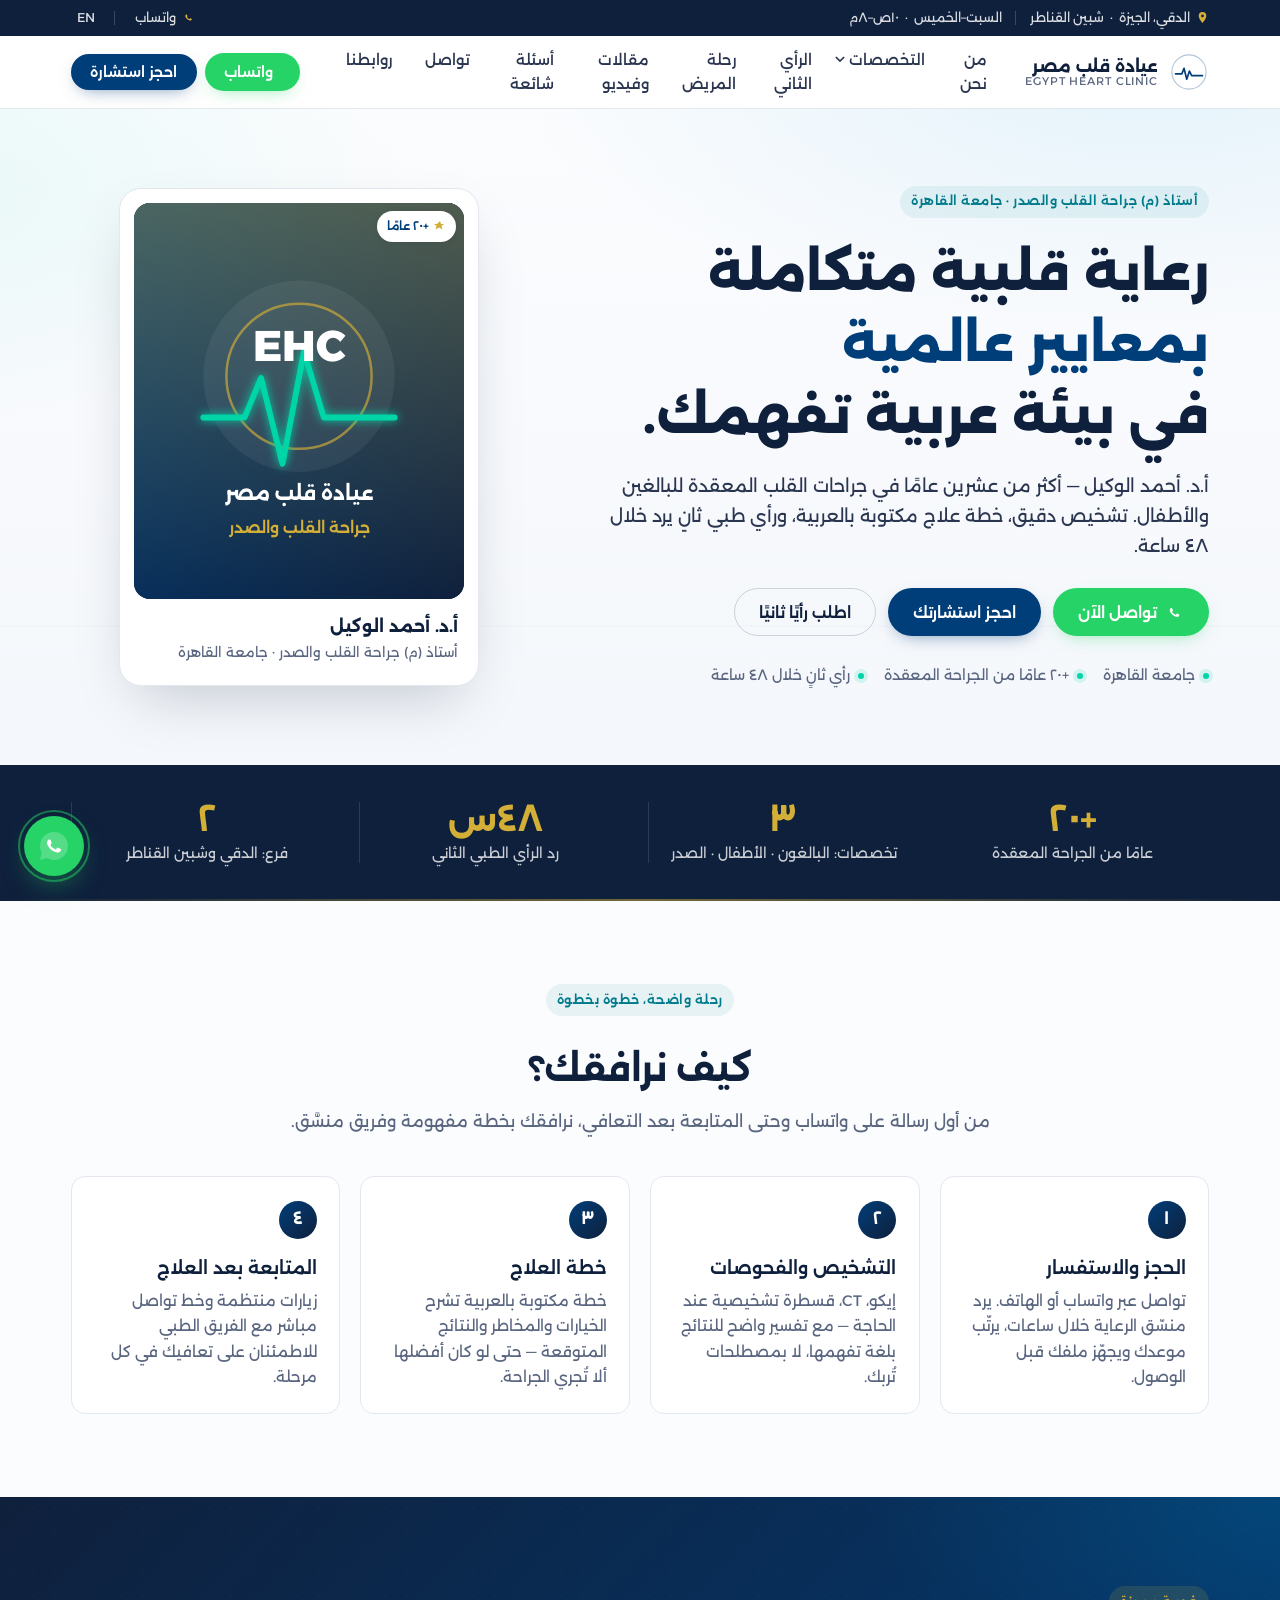
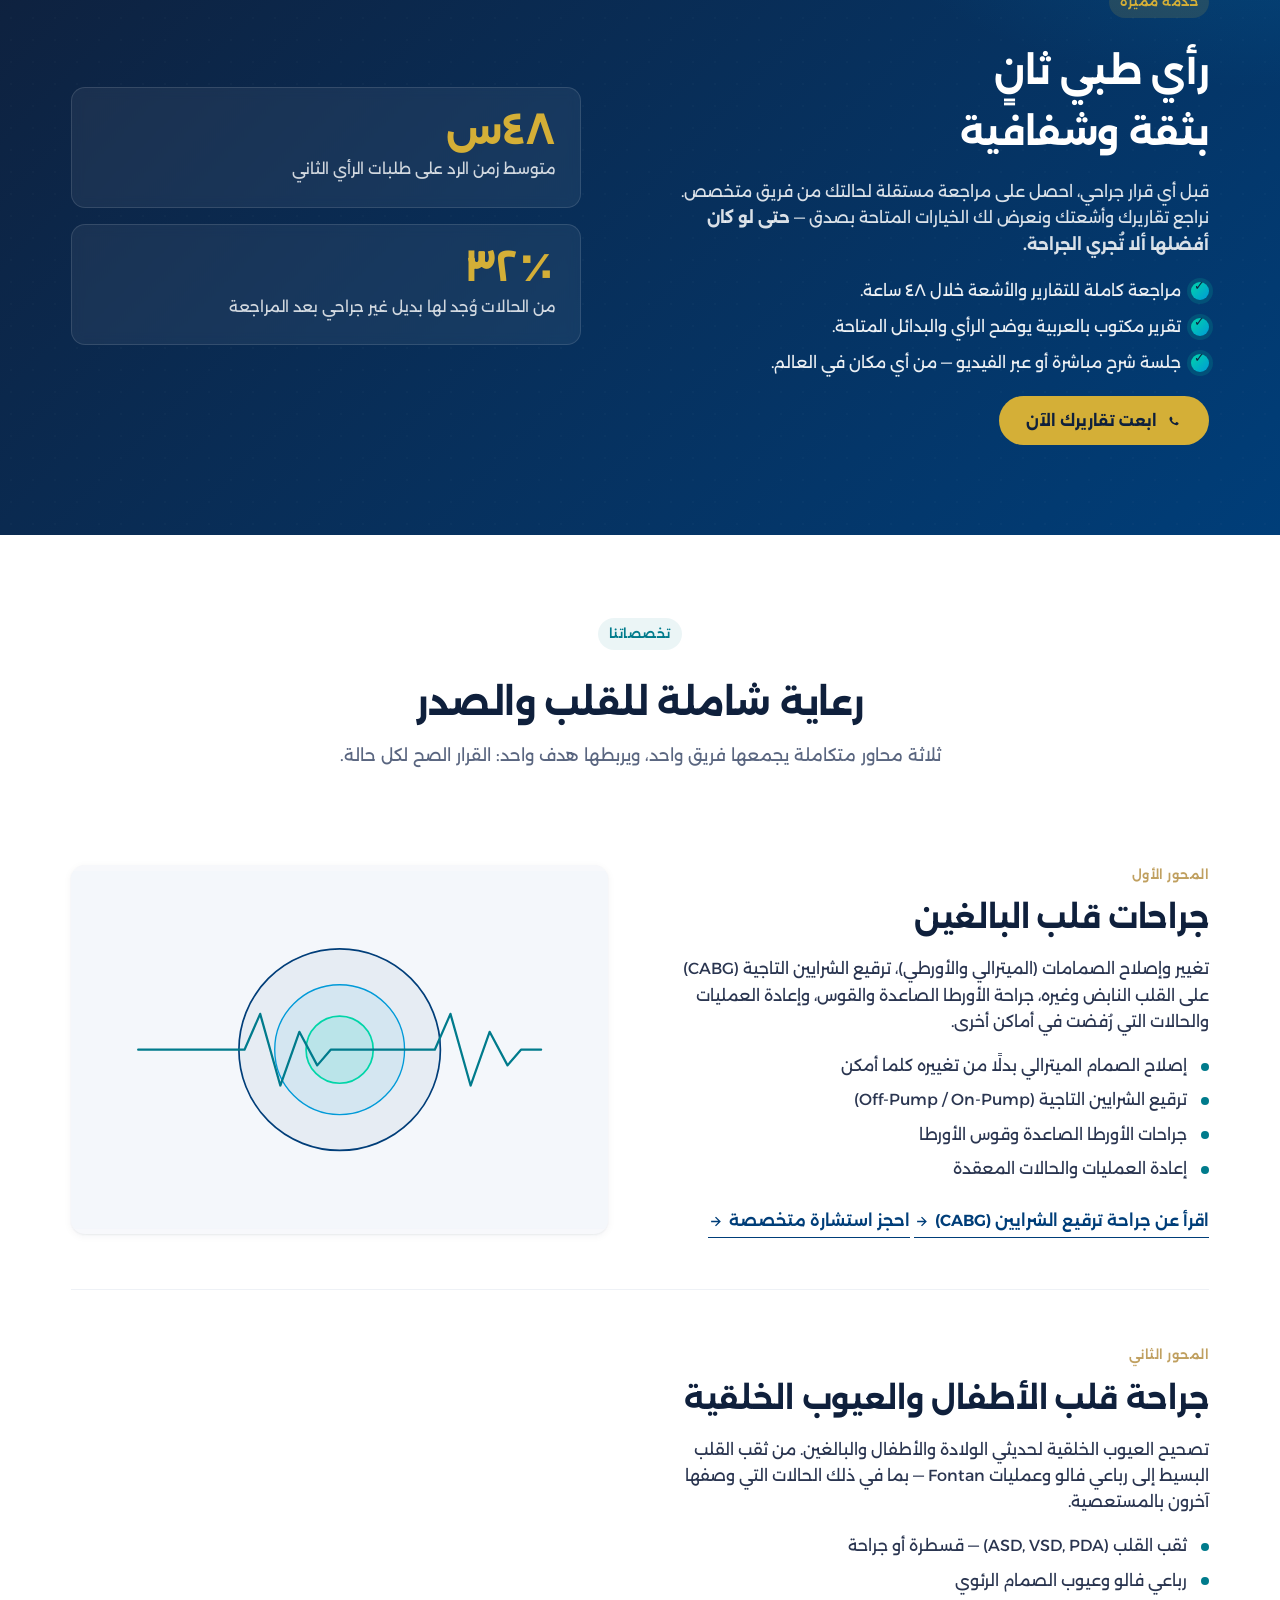
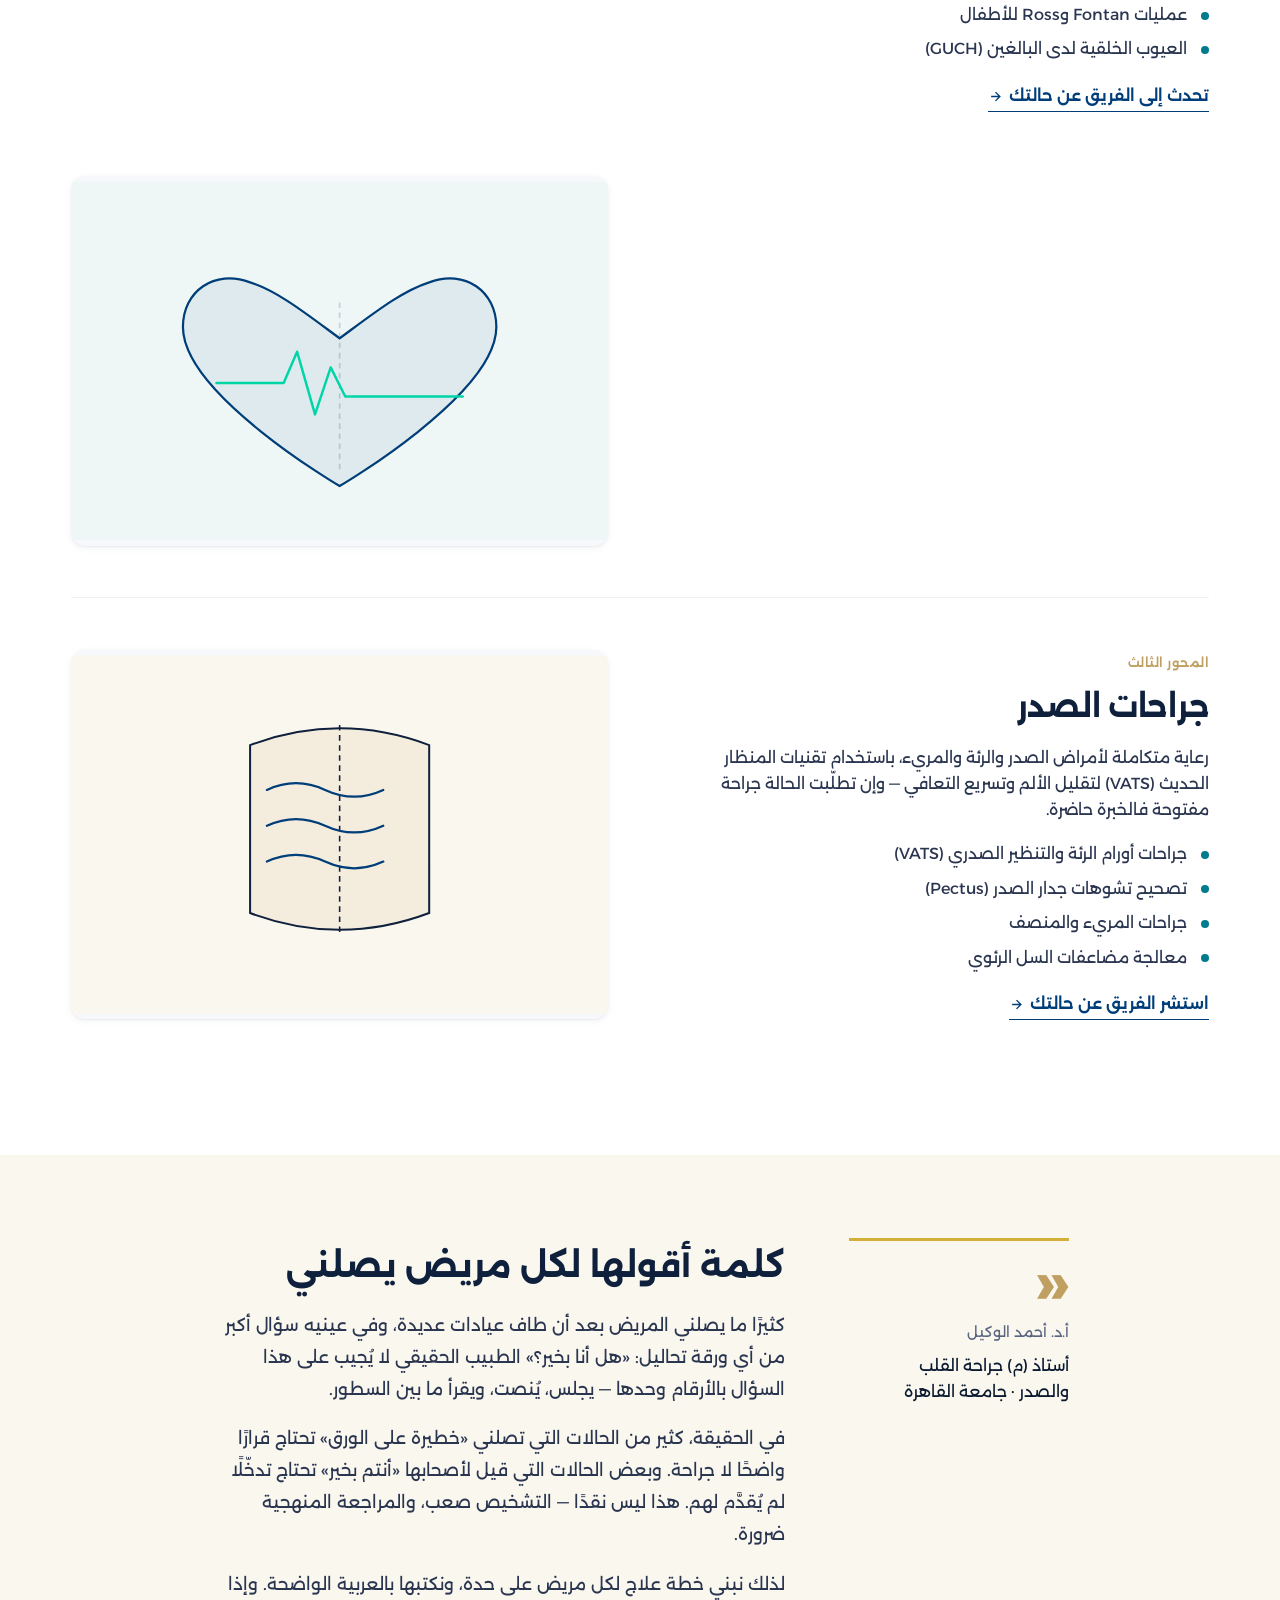
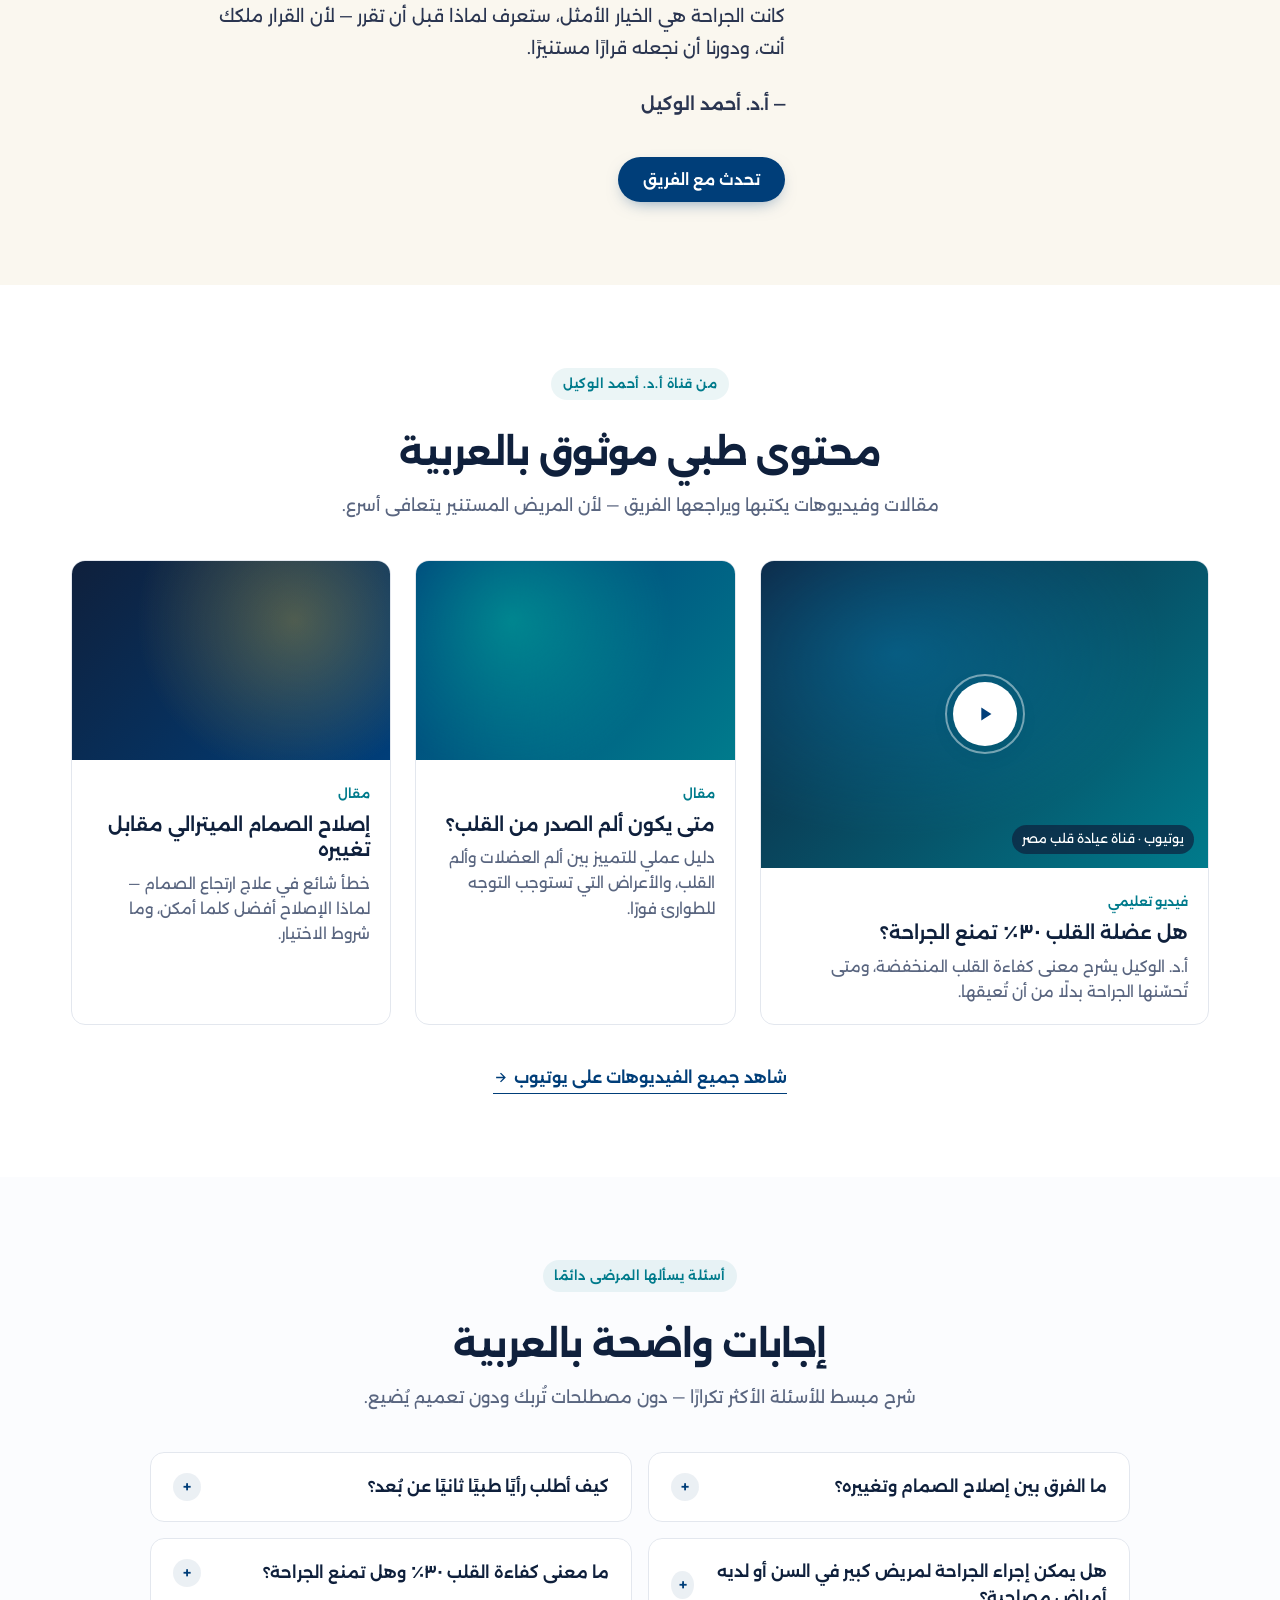
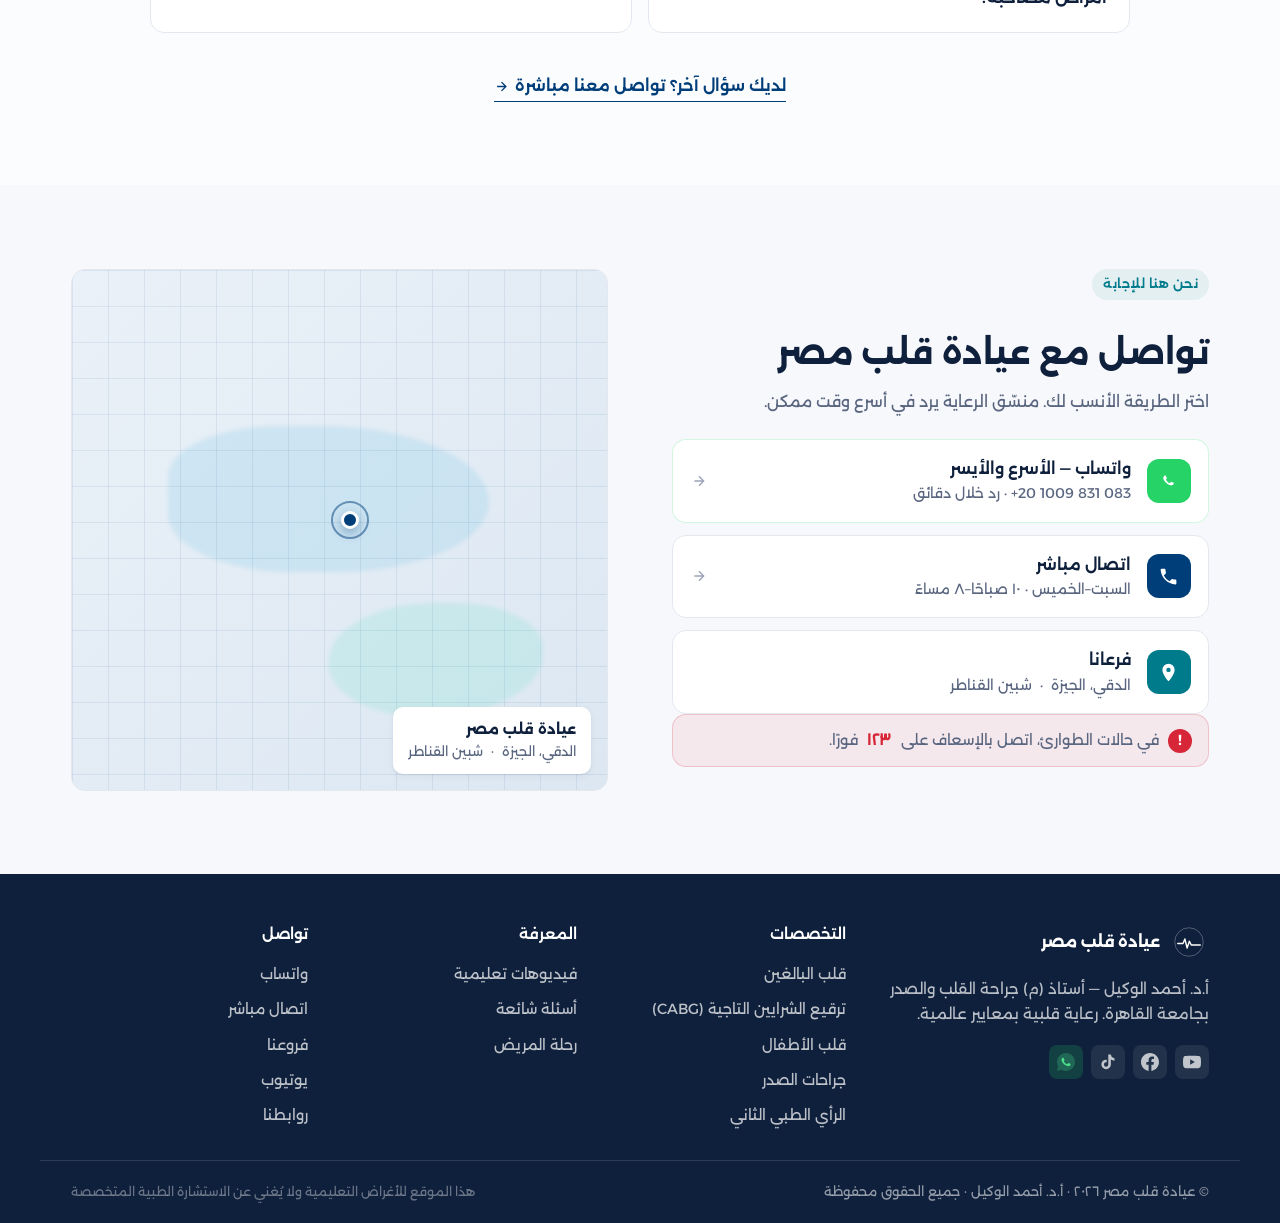
<file: index.html>
<!doctype html>
<html lang="ar" dir="rtl">
<head>
<meta charset="utf-8" />
<meta name="viewport" content="width=device-width, initial-scale=1, viewport-fit=cover" />
<meta name="theme-color" content="#0F203C" />

<title>عيادة قلب مصر | أ.د. أحمد الوكيل — جراحة القلب والصدر، جامعة القاهرة</title>
<meta name="description" content="أ.د. أحمد الوكيل، أستاذ (م) جراحة القلب والصدر بجامعة القاهرة. جراحات قلب البالغين والأطفال، الصمامات، الشرايين التاجية، وخدمة الرأي الطبي الثاني. فرعان: الدقي والجيزة، وشبين القناطر." />

<!-- Open Graph -->
<meta property="og:type"        content="website" />
<meta property="og:url"         content="https://www.egyptheartclinic.com/" />
<meta property="og:title"       content="عيادة قلب مصر | أ.د. أحمد الوكيل — جراحة القلب والصدر" />
<meta property="og:description" content="أستاذ (م) جراحة القلب والصدر بجامعة القاهرة. رأي طبي ثانٍ، جراحات معقدة، رد خلال ٤٨ ساعة." />
<meta property="og:locale"      content="ar_EG" />
<meta name="twitter:card"       content="summary_large_image" />

<!-- Canonical & hreflang -->
<link rel="canonical" href="https://www.egyptheartclinic.com/" />
<link rel="alternate" hreflang="ar" href="https://www.egyptheartclinic.com/" />
<link rel="alternate" hreflang="en" href="https://www.egyptheartclinic.com/en/" />
<link rel="alternate" hreflang="x-default" href="https://www.egyptheartclinic.com/" />

<!-- Fonts -->
<link rel="preconnect" href="https://fonts.googleapis.com" />
<link rel="preconnect" href="https://fonts.gstatic.com" crossorigin />
<link href="https://fonts.googleapis.com/css2?family=Alexandria:wght@300;400;500;600;700;800&display=swap" rel="stylesheet" />

<link rel="stylesheet" href="./styles.css" />
<link rel="icon" type="image/svg+xml" href="./favicon.svg" />

<!-- Schema Markup -->
<script type="application/ld+json">
{
  "@context": "https://schema.org",
  "@graph": [
    {
      "@type": "WebSite",
      "@id": "https://www.egyptheartclinic.com/#website",
      "url": "https://www.egyptheartclinic.com/",
      "name": "عيادة قلب مصر",
      "alternateName": "Egypt Heart Clinic",
      "inLanguage": "ar"
    },
    {
      "@type": "Physician",
      "@id": "https://www.egyptheartclinic.com/#physician",
      "name": "أ.د. أحمد الوكيل",
      "alternateName": "Prof. Dr. Ahmed Elwakeel",
      "url": "https://www.egyptheartclinic.com/about.html",
      "image": "https://www.egyptheartclinic.com/assets/dr-elwakeel.jpg",
      "jobTitle": "أستاذ (م) جراحة القلب والصدر",
      "description": "أستاذ (م) جراحة القلب والصدر بكلية الطب، جامعة القاهرة. متخصص في جراحات القلب المفتوح للبالغين والأطفال، الصمامات، الشرايين التاجية، وجراحة الأبهر.",
      "medicalSpecialty": "Cardiothoracic Surgery",
      "affiliation": {
        "@type": "CollegeOrUniversity",
        "@id": "https://www.egyptheartclinic.com/#cairo-university",
        "name": "جامعة القاهرة",
        "alternateName": "Cairo University"
      },
      "worksFor": { "@id": "https://www.egyptheartclinic.com/#organization" },
      "telephone": "+201009831083",
      "sameAs": [
        "https://www.youtube.com/@egyptheartclinic",
        "https://www.facebook.com/egyptheartclinic",
        "https://www.tiktok.com/@egyptheartclinic",
        "https://www.instagram.com/egyptheartclinic",
        "https://x.com/egyptheartclinc",
        "https://www.linkedin.com/in/ahmed-elwakeel-b5696943/"
      ]
    },
    {
      "@type": ["MedicalOrganization", "LocalBusiness"],
      "@id": "https://www.egyptheartclinic.com/#organization",
      "name": "عيادة قلب مصر",
      "alternateName": "Egypt Heart Clinic",
      "url": "https://www.egyptheartclinic.com/",
      "logo": "https://www.egyptheartclinic.com/favicon.svg",
      "description": "عيادة متخصصة في جراحة القلب والصدر بإشراف أ.د. أحمد الوكيل، أستاذ (م) جامعة القاهرة.",
      "telephone": "+201009831083",
      "address": [
        {
          "@type": "PostalAddress",
          "addressLocality": "الدقي",
          "addressRegion": "الجيزة",
          "addressCountry": "EG"
        },
        {
          "@type": "PostalAddress",
          "addressLocality": "شبين القناطر",
          "addressRegion": "القليوبية",
          "addressCountry": "EG"
        }
      ],
      "openingHoursSpecification": {
        "@type": "OpeningHoursSpecification",
        "dayOfWeek": ["Saturday","Sunday","Monday","Tuesday","Wednesday","Thursday"],
        "opens": "10:00",
        "closes": "20:00"
      },
      "contactPoint": {
        "@type": "ContactPoint",
        "contactType": "customer service",
        "telephone": "+201009831083",
        "availableLanguage": ["Arabic", "English"]
      },
      "medicalSpecialty": "Cardiothoracic Surgery",
      "sameAs": [
        "https://www.youtube.com/@egyptheartclinic",
        "https://www.facebook.com/egyptheartclinic",
        "https://www.tiktok.com/@egyptheartclinic",
        "https://www.instagram.com/egyptheartclinic"
      ]
    },
    {
      "@type": "MedicalWebPage",
      "@id": "https://www.egyptheartclinic.com/#webpage",
      "url": "https://www.egyptheartclinic.com/",
      "name": "عيادة قلب مصر | أ.د. أحمد الوكيل — جراحة القلب والصدر، جامعة القاهرة",
      "description": "أ.د. أحمد الوكيل، أستاذ (م) جراحة القلب والصدر بجامعة القاهرة. جراحات قلب البالغين والأطفال، الصمامات، الشرايين التاجية، وخدمة الرأي الطبي الثاني.",
      "inLanguage": "ar",
      "isPartOf": { "@id": "https://www.egyptheartclinic.com/#website" },
      "about": { "@id": "https://www.egyptheartclinic.com/#physician" },
      "author": { "@id": "https://www.egyptheartclinic.com/#physician" },
      "publisher": { "@id": "https://www.egyptheartclinic.com/#organization" },
      "datePublished": "2026-05-15",
      "dateModified": "2026-05-15",
      "medicalAudience": { "@type": "MedicalAudience", "audienceType": "Patient" },
      "breadcrumb": {
        "@type": "BreadcrumbList",
        "itemListElement": [
          { "@type": "ListItem", "position": 1, "name": "الرئيسية", "item": "https://www.egyptheartclinic.com/" }
        ]
      }
    },
    {
      "@type": "FAQPage",
      "mainEntity": [
        {
          "@type": "Question",
          "name": "ما الفرق بين إصلاح الصمام وتغييره؟",
          "acceptedAnswer": {
            "@type": "Answer",
            "text": "الإصلاح يُبقي على صمامك الطبيعي ويتجنب الاعتماد الدائم على مضادات التخثر، وهو الخيار المفضل كلما أمكن. التغيير يُلجأ إليه حين يكون الصمام بالغ التلف بحيث يستحيل إصلاحه بأمان."
          }
        },
        {
          "@type": "Question",
          "name": "كيف أطلب رأيًا طبيًا ثانيًا عن بُعد؟",
          "acceptedAnswer": {
            "@type": "Answer",
            "text": "أرسل تقاريرك وأشعتك عبر واتساب (+201009831083). يستعرضها الفريق ويرد بتقرير مكتوب خلال ٤٨ ساعة، ثم نحدد جلسة شرح بالفيديو إذا أردت — من مصر أو من أي مكان آخر."
          }
        },
        {
          "@type": "Question",
          "name": "هل يمكن إجراء الجراحة لمريض كبير في السن أو لديه أمراض مصاحبة؟",
          "acceptedAnswer": {
            "@type": "Answer",
            "text": "العمر وحده لا يمنع الجراحة. القرار يعتمد على الحالة العامة ووظائف الأعضاء لا على رقم في البطاقة. نراجع كل حالة بمعايير موضوعية، ونشرح الخطر بدقة بدلًا من الرفض بتعميم."
          }
        },
        {
          "@type": "Question",
          "name": "ما معنى كفاءة القلب ٣٠٪ وهل تمنع الجراحة؟",
          "acceptedAnswer": {
            "@type": "Answer",
            "text": "كفاءة ٣٠٪ (EF) تعني ضعفًا في ضخ الدم، لكنها ليست حدًا قاطعًا. في حالات تضيق الصمامات الشديد، قد تُحسّن الجراحة الكفاءة بعد التعافي بدلًا من أن تُعيقها — المراجعة الدقيقة هي التي تحسم الأمر."
          }
        }
      ]
    }
  ]
}
</script>
</head>
<body>

<!-- Skip to content -->
<a class="skip-link sr-only" href="#main">انتقل إلى المحتوى الرئيسي</a>

<!-- ══════════════════ Utility Banner ══════════════════ -->
<div class="utility-banner" role="region" aria-label="شريط معلومات سريعة">
  <div class="container utility-row">
    <div class="utility-left">
      <span class="util-item">
        <svg aria-hidden="true" viewBox="0 0 24 24" width="13" height="13"><path fill="currentColor" d="M12 2a7 7 0 0 0-7 7c0 5.25 7 13 7 13s7-7.75 7-13a7 7 0 0 0-7-7Zm0 9.5A2.5 2.5 0 1 1 12 6.5a2.5 2.5 0 0 1 0 5Z"/></svg>
        الدقي، الجيزة &nbsp;·&nbsp; شبين القناطر
      </span>
      <span class="util-divider" aria-hidden="true"></span>
      <span class="util-item util-hours">السبت–الخميس &nbsp;·&nbsp; ١٠ص–٨م</span>
    </div>
    <div class="utility-right">
      <a href="https://wa.me/201009831083" class="util-item util-link" target="_blank" rel="noopener" aria-label="تواصل عبر واتساب">
        <svg aria-hidden="true" viewBox="0 0 24 24" width="13" height="13" fill="currentColor"><path d="M17.472 14.382c-.297-.149-1.758-.867-2.03-.967-.273-.099-.471-.148-.67.15-.197.297-.767.966-.94 1.164-.173.199-.347.223-.644.075-.297-.15-1.255-.463-2.39-1.475-.883-.788-1.48-1.761-1.653-2.059-.173-.297-.018-.458.13-.606.134-.133.298-.347.446-.52.149-.174.198-.298.298-.497.099-.198.05-.371-.025-.52-.075-.149-.669-1.612-.916-2.207-.242-.579-.487-.5-.669-.51-.173-.008-.371-.01-.57-.01-.198 0-.52.074-.792.372-.272.297-1.04 1.016-1.04 2.479 0 1.462 1.065 2.875 1.213 3.074.149.198 2.096 3.2 5.077 4.487.709.306 1.262.489 1.694.625.712.227 1.36.195 1.871.118.571-.085 1.758-.719 2.006-1.413.248-.694.248-1.289.173-1.413-.074-.124-.272-.198-.57-.347z"/></svg>
        واتساب
      </a>
      <span class="util-divider" aria-hidden="true"></span>
      <a href="./en/" class="util-item util-lang" aria-label="Switch to English" hreflang="en">EN</a>
    </div>
  </div>
</div>

<!-- ══════════════════ Sticky Nav ══════════════════ -->
<header class="site-header" id="siteHeader">
  <div class="container nav-row">

    <a href="/" class="brand" aria-label="عيادة قلب مصر — الصفحة الرئيسية">
      <span class="brand-mark" aria-hidden="true">
        <svg viewBox="0 0 40 40" width="36" height="36" fill="none">
          <circle cx="20" cy="20" r="19" stroke="currentColor" stroke-width="1.2" opacity="0.3"/>
          <path d="M5 22 h7 l2.5-6 l3 12 l3-9 l2.5 5 h12"
                stroke="currentColor" stroke-width="1.9"
                stroke-linecap="round" stroke-linejoin="round" fill="none"/>
        </svg>
      </span>
      <span class="brand-text">
        <span class="brand-ar">عيادة قلب مصر</span>
        <span class="brand-en">Egypt Heart Clinic</span>
      </span>
    </a>

    <nav class="primary-nav" aria-label="القائمة الرئيسية">
      <ul>
        <li><a href="./about.html">من نحن</a></li>
        <li class="has-sub">
          <a href="#services" aria-haspopup="true">
            التخصصات
            <svg class="caret" aria-hidden="true" viewBox="0 0 12 8" width="10" height="7" fill="none" stroke="currentColor" stroke-width="2"><path d="M1 1l5 5 5-5"/></svg>
          </a>
          <ul class="sub-nav" role="menu">
            <li role="menuitem">
              <a href="./cabg.html">
                ترقيع الشرايين التاجية
                <span class="sub-tag">CABG</span>
              </a>
            </li>
            <li class="sub-divider" role="separator"></li>
            <li role="menuitem"><a href="#services">قلب الأطفال والخلقية</a></li>
            <li role="menuitem"><a href="#services">جراحات الصدر</a></li>
          </ul>
        </li>
        <li><a href="#second-opinion">الرأي الثاني</a></li>
        <li><a href="#pathway">رحلة المريض</a></li>
        <li><a href="#articles">مقالات وفيديو</a></li>
        <li><a href="#glossary">أسئلة شائعة</a></li>
        <li><a href="#contact">تواصل</a></li>
        <li><a href="./links.html">روابطنا</a></li>
      </ul>
    </nav>

    <div class="nav-cta">
      <a href="https://wa.me/201009831083" class="btn btn-wa btn-sm nav-wa" target="_blank" rel="noopener" aria-label="تواصل عبر واتساب">
        <svg aria-hidden="true" viewBox="0 0 24 24" width="15" height="15" fill="currentColor"><path d="M17.472 14.382c-.297-.149-1.758-.867-2.03-.967-.273-.099-.471-.148-.67.15-.197.297-.767.966-.94 1.164-.173.199-.347.223-.644.075-.297-.15-1.255-.463-2.39-1.475-.883-.788-1.48-1.761-1.653-2.059-.173-.297-.018-.458.13-.606.134-.133.298-.347.446-.52.149-.174.198-.298.298-.497.099-.198.05-.371-.025-.52-.075-.149-.669-1.612-.916-2.207-.242-.579-.487-.5-.669-.51-.173-.008-.371-.01-.57-.01-.198 0-.52.074-.792.372-.272.297-1.04 1.016-1.04 2.479 0 1.462 1.065 2.875 1.213 3.074.149.198 2.096 3.2 5.077 4.487.709.306 1.262.489 1.694.625.712.227 1.36.195 1.871.118.571-.085 1.758-.719 2.006-1.413.248-.694.248-1.289.173-1.413-.074-.124-.272-.198-.57-.347z"/></svg>
        واتساب
      </a>
      <a href="#contact" class="btn btn-primary btn-sm">احجز استشارة</a>
      <button class="nav-toggle" type="button" aria-label="فتح القائمة" aria-expanded="false" aria-controls="mobileNav">
        <span></span><span></span><span></span>
      </button>
    </div>
  </div>

  <!-- Mobile drawer -->
  <nav class="mobile-nav" id="mobileNav" hidden aria-label="القائمة المحمولة">
    <ul>
      <li><a href="./about.html">من نحن</a></li>
      <li><a href="#services">التخصصات</a>
        <ul class="mobile-sub">
          <li><a href="./cabg.html">ترقيع الشرايين التاجية (CABG)</a></li>
        </ul>
      </li>
      <li><a href="#second-opinion">الرأي الثاني</a></li>
      <li><a href="#pathway">رحلة المريض</a></li>
      <li><a href="#articles">مقالات وفيديو</a></li>
      <li><a href="#glossary">أسئلة شائعة</a></li>
      <li><a href="#contact">تواصل</a></li>
      <li><a href="./links.html">روابطنا</a></li>
      <li>
        <a href="https://wa.me/201009831083" class="btn btn-wa btn-block" target="_blank" rel="noopener">
          <svg aria-hidden="true" viewBox="0 0 24 24" width="18" height="18" fill="currentColor"><path d="M17.472 14.382c-.297-.149-1.758-.867-2.03-.967-.273-.099-.471-.148-.67.15-.197.297-.767.966-.94 1.164-.173.199-.347.223-.644.075-.297-.15-1.255-.463-2.39-1.475-.883-.788-1.48-1.761-1.653-2.059-.173-.297-.018-.458.13-.606.134-.133.298-.347.446-.52.149-.174.198-.298.298-.497.099-.198.05-.371-.025-.52-.075-.149-.669-1.612-.916-2.207-.242-.579-.487-.5-.669-.51-.173-.008-.371-.01-.57-.01-.198 0-.52.074-.792.372-.272.297-1.04 1.016-1.04 2.479 0 1.462 1.065 2.875 1.213 3.074.149.198 2.096 3.2 5.077 4.487.709.306 1.262.489 1.694.625.712.227 1.36.195 1.871.118.571-.085 1.758-.719 2.006-1.413.248-.694.248-1.289.173-1.413-.074-.124-.272-.198-.57-.347z"/></svg>
          تواصل عبر واتساب
        </a>
      </li>
      <li><a href="#contact" class="btn btn-primary btn-block">احجز استشارة</a></li>
    </ul>
  </nav>
</header>

<main id="main">

<!-- ══════════════════ Hero ══════════════════ -->
<section class="hero" aria-labelledby="heroTitle">

  <!-- Decorative EKG background -->
  <div class="hero-bg" aria-hidden="true">
    <svg class="ekg" viewBox="0 0 1200 200" preserveAspectRatio="none">
      <path class="ekg-track" d="M0 100 H1200" />
      <path class="ekg-line"
            d="M0 100 H180 l20-2 l15 4 l20-45 l18 90 l20-55 l22 18 l25-3
               H520 l20-2 l15 4 l20-45 l18 90 l20-55 l22 18 l25-3
               H1040 l20-2 l15 4 l20-45 l18 90 l20-55 l22 18 l25-3 H1200"/>
    </svg>
  </div>

  <div class="container hero-grid">

    <!-- Copy -->
    <div class="hero-copy">
      <span class="eyebrow">أستاذ (م) جراحة القلب والصدر · جامعة القاهرة</span>

      <h1 id="heroTitle" class="hero-title">
        رعاية قلبية متكاملة
        <span class="hero-title__accent">بمعايير عالمية</span>
        <span class="hero-title__block">في بيئة عربية تفهمك.</span>
      </h1>

      <p class="hero-sub">
        أ.د. أحمد الوكيل — أكثر من عشرين عامًا في جراحات القلب المعقدة للبالغين والأطفال.
        تشخيص دقيق، خطة علاج مكتوبة بالعربية، ورأي طبي ثانٍ يرد خلال ٤٨ ساعة.
      </p>

      <div class="hero-cta">
        <a href="https://wa.me/201009831083" class="btn btn-wa" target="_blank" rel="noopener">
          <svg aria-hidden="true" viewBox="0 0 24 24" width="19" height="19" fill="currentColor"><path d="M17.472 14.382c-.297-.149-1.758-.867-2.03-.967-.273-.099-.471-.148-.67.15-.197.297-.767.966-.94 1.164-.173.199-.347.223-.644.075-.297-.15-1.255-.463-2.39-1.475-.883-.788-1.48-1.761-1.653-2.059-.173-.297-.018-.458.13-.606.134-.133.298-.347.446-.52.149-.174.198-.298.298-.497.099-.198.05-.371-.025-.52-.075-.149-.669-1.612-.916-2.207-.242-.579-.487-.5-.669-.51-.173-.008-.371-.01-.57-.01-.198 0-.52.074-.792.372-.272.297-1.04 1.016-1.04 2.479 0 1.462 1.065 2.875 1.213 3.074.149.198 2.096 3.2 5.077 4.487.709.306 1.262.489 1.694.625.712.227 1.36.195 1.871.118.571-.085 1.758-.719 2.006-1.413.248-.694.248-1.289.173-1.413-.074-.124-.272-.198-.57-.347z"/></svg>
          تواصل الآن
        </a>
        <a href="#contact" class="btn btn-primary">احجز استشارتك</a>
        <a href="#second-opinion" class="btn btn-ghost">اطلب رأيًا ثانيًا</a>
      </div>

      <ul class="hero-badges" aria-label="مميزات العيادة">
        <li>
          <span class="status-dot" aria-hidden="true"></span>
          جامعة القاهرة
        </li>
        <li>
          <span class="status-dot" aria-hidden="true"></span>
          +٢٠ عامًا من الجراحة المعقدة
        </li>
        <li>
          <span class="status-dot" aria-hidden="true"></span>
          رأي ثانٍ خلال ٤٨ ساعة
        </li>
      </ul>
    </div>

    <!-- Portrait card -->
    <div class="hero-portrait" aria-hidden="true">
      <div class="portrait-card">
        <div class="portrait-shape">
          <!--
            Replace this SVG placeholder with the approved doctor photo:
            <img src="./assets/dr-elwakeel.jpg" alt="" loading="eager" width="360" height="432">
          -->
          <svg viewBox="0 0 200 240" width="100%" height="100%">
            <defs>
              <linearGradient id="pg" x1="0" y1="0" x2="1" y2="1">
                <stop offset="0%" stop-color="#003E79"/>
                <stop offset="100%" stop-color="#0F203C"/>
              </linearGradient>
              <linearGradient id="pg2" x1="0" y1="0" x2="0" y2="1">
                <stop offset="0%" stop-color="#D4AF37" stop-opacity=".35"/>
                <stop offset="100%" stop-color="#D4AF37" stop-opacity="0"/>
              </linearGradient>
              <filter id="glow" x="-30%" y="-30%" width="160%" height="160%">
                <feGaussianBlur stdDeviation="3" result="blur"/>
                <feMerge><feMergeNode in="blur"/><feMergeNode in="SourceGraphic"/></feMerge>
              </filter>
            </defs>
            <rect width="200" height="240" fill="url(#pg)"/>
            <rect width="200" height="240" fill="url(#pg2)"/>
            <circle cx="100" cy="105" r="58" fill="#fff" opacity=".06"/>
            <circle cx="100" cy="105" r="44" fill="none" stroke="#D4AF37" stroke-width="1.5" opacity=".65"/>
            <path d="M42 130 H67 l10-24 l13 52 l13-68 l12 40 h43"
                  fill="none" stroke="#00D5A8" stroke-width="3.5"
                  stroke-linecap="round" stroke-linejoin="round" filter="url(#glow)"/>
            <text x="100" y="96" text-anchor="middle" fill="#fff"
                  font-family="Alexandria,Arial,sans-serif" font-size="26" font-weight="800">EHC</text>
            <text x="100" y="180" text-anchor="middle" fill="#fff"
                  font-family="Alexandria,Arial,sans-serif" font-size="12" font-weight="700">عيادة قلب مصر</text>
            <text x="100" y="200" text-anchor="middle" fill="#D4AF37"
                  font-family="Alexandria,Arial,sans-serif" font-size="9.5" font-weight="600">جراحة القلب والصدر</text>
          </svg>
        </div>
        <div class="portrait-meta">
          <span class="portrait-name">أ.د. أحمد الوكيل</span>
          <span class="portrait-role">أستاذ (م) جراحة القلب والصدر · جامعة القاهرة</span>
        </div>
        <span class="portrait-stamp">
          <svg viewBox="0 0 24 24" width="12" height="12" aria-hidden="true"><path fill="currentColor" d="M12 2 14 8h6l-5 4 2 7-7-4-7 4 2-7-5-4h6z"/></svg>
          +٢٠ عامًا
        </span>
      </div>
    </div>

  </div>
</section>

<!-- ══════════════════ Trust strip ══════════════════ -->
<section class="trust-strip" aria-label="إنجازات العيادة بالأرقام">
  <div class="container trust-grid">

    <div class="trust-item">
      <span class="trust-num" data-count="20" data-prefix="+">+٢٠</span>
      <span class="trust-label">عامًا من الجراحة المعقدة</span>
    </div>

    <div class="trust-item">
      <span class="trust-num" data-count="3">٣</span>
      <span class="trust-label">تخصصات: البالغون · الأطفال · الصدر</span>
    </div>

    <div class="trust-item">
      <span class="trust-num" data-count="48" data-suffix="س">٤٨س</span>
      <span class="trust-label">رد الرأي الطبي الثاني</span>
    </div>

    <div class="trust-item">
      <span class="trust-num" data-count="2">٢</span>
      <span class="trust-label">فرع: الدقي وشبين القناطر</span>
    </div>

  </div>
</section>

<!-- ══════════════════ Patient Journey ══════════════════ -->
<section class="section pathway" id="pathway" aria-labelledby="pathwayTitle">
  <div class="container">
    <header class="section-head">
      <span class="eyebrow">رحلة واضحة، خطوة بخطوة</span>
      <h2 id="pathwayTitle">كيف نرافقك؟</h2>
      <p class="section-lede">من أول رسالة على واتساب وحتى المتابعة بعد التعافي، نرافقك بخطة مفهومة وفريق منسَّق.</p>
    </header>

    <ol class="pathway-grid">
      <li class="path-card">
        <span class="path-num" aria-hidden="true">١</span>
        <h3>الحجز والاستفسار</h3>
        <p>تواصل عبر واتساب أو الهاتف. يرد منسّق الرعاية خلال ساعات، يرتّب موعدك ويجهّز ملفك قبل الوصول.</p>
      </li>
      <li class="path-card">
        <span class="path-num" aria-hidden="true">٢</span>
        <h3>التشخيص والفحوصات</h3>
        <p>إيكو، CT، قسطرة تشخيصية عند الحاجة — مع تفسير واضح للنتائج بلغة تفهمها، لا بمصطلحات تُربك.</p>
      </li>
      <li class="path-card">
        <span class="path-num" aria-hidden="true">٣</span>
        <h3>خطة العلاج</h3>
        <p>خطة مكتوبة بالعربية تشرح الخيارات والمخاطر والنتائج المتوقعة — حتى لو كان أفضلها ألا تُجري الجراحة.</p>
      </li>
      <li class="path-card">
        <span class="path-num" aria-hidden="true">٤</span>
        <h3>المتابعة بعد العلاج</h3>
        <p>زيارات منتظمة وخط تواصل مباشر مع الفريق الطبي للاطمئنان على تعافيك في كل مرحلة.</p>
      </li>
    </ol>
  </div>
</section>

<!-- ══════════════════ Second Opinion Band ══════════════════ -->
<section class="band second-opinion" id="second-opinion" aria-labelledby="soTitle">
  <div class="container band-grid">

    <div class="so-copy">
      <span class="eyebrow eyebrow-light">خدمة مميزة</span>
      <h2 id="soTitle">رأي طبي ثانٍ<br>بثقة وشفافية</h2>
      <p>
        قبل أي قرار جراحي، احصل على مراجعة مستقلة لحالتك من فريق متخصص.
        نراجع تقاريرك وأشعتك ونعرض لك الخيارات المتاحة بصدق —
        <strong>حتى لو كان أفضلها ألا تُجري الجراحة.</strong>
      </p>
      <ul class="check-list">
        <li>مراجعة كاملة للتقارير والأشعة خلال ٤٨ ساعة.</li>
        <li>تقرير مكتوب بالعربية يوضح الرأي والبدائل المتاحة.</li>
        <li>جلسة شرح مباشرة أو عبر الفيديو — من أي مكان في العالم.</li>
      </ul>
      <a href="https://wa.me/201009831083" class="btn btn-on-dark" target="_blank" rel="noopener">
        <svg aria-hidden="true" viewBox="0 0 24 24" width="18" height="18" fill="currentColor"><path d="M17.472 14.382c-.297-.149-1.758-.867-2.03-.967-.273-.099-.471-.148-.67.15-.197.297-.767.966-.94 1.164-.173.199-.347.223-.644.075-.297-.15-1.255-.463-2.39-1.475-.883-.788-1.48-1.761-1.653-2.059-.173-.297-.018-.458.13-.606.134-.133.298-.347.446-.52.149-.174.198-.298.298-.497.099-.198.05-.371-.025-.52-.075-.149-.669-1.612-.916-2.207-.242-.579-.487-.5-.669-.51-.173-.008-.371-.01-.57-.01-.198 0-.52.074-.792.372-.272.297-1.04 1.016-1.04 2.479 0 1.462 1.065 2.875 1.213 3.074.149.198 2.096 3.2 5.077 4.487.709.306 1.262.489 1.694.625.712.227 1.36.195 1.871.118.571-.085 1.758-.719 2.006-1.413.248-.694.248-1.289.173-1.413-.074-.124-.272-.198-.57-.347z"/></svg>
        ابعت تقاريرك الآن
      </a>
    </div>

    <aside class="band-aside" aria-label="إحصاءات خدمة الرأي الثاني">
      <div class="aside-card">
        <span class="aside-stat">٤٨س</span>
        <span class="aside-label">متوسط زمن الرد على طلبات الرأي الثاني</span>
      </div>
      <div class="aside-card aside-card--gold">
        <span class="aside-stat">٪٣٢</span>
        <span class="aside-label">من الحالات وُجد لها بديل غير جراحي بعد المراجعة</span>
      </div>
    </aside>

  </div>
</section>

<!-- ══════════════════ Services / Specialties ══════════════════ -->
<section class="section services" id="services" aria-labelledby="servicesTitle">
  <div class="container">
    <header class="section-head">
      <span class="eyebrow">تخصصاتنا</span>
      <h2 id="servicesTitle">رعاية شاملة للقلب والصدر</h2>
      <p class="section-lede">ثلاثة محاور متكاملة يجمعها فريق واحد، ويربطها هدف واحد: القرار الصح لكل حالة.</p>
    </header>

    <!-- Row 1 -->
    <article class="service-row">
      <div class="service-copy">
        <span class="service-tag">المحور الأول</span>
        <h3>جراحات قلب البالغين</h3>
        <p>
          تغيير وإصلاح الصمامات (الميترالي والأورطي)، ترقيع الشرايين التاجية (CABG) على القلب النابض وغيره،
          جراحة الأورطا الصاعدة والقوس، وإعادة العمليات والحالات التي رُفضت في أماكن أخرى.
        </p>
        <ul class="service-list">
          <li>إصلاح الصمام الميترالي بدلًا من تغييره كلما أمكن</li>
          <li>ترقيع الشرايين التاجية (Off-Pump / On-Pump)</li>
          <li>جراحات الأورطا الصاعدة وقوس الأورطا</li>
          <li>إعادة العمليات والحالات المعقدة</li>
        </ul>
        <a href="./cabg.html" class="link-arrow">
          اقرأ عن جراحة ترقيع الشرايين (CABG)
          <svg aria-hidden="true" viewBox="0 0 24 24" width="15" height="15" fill="none" stroke="currentColor" stroke-width="2.2"><path d="M5 12h14M12 5l7 7-7 7"/></svg>
        </a>
        <a href="#contact" class="link-arrow" style="margin-top:0.35rem;">
          احجز استشارة متخصصة
          <svg aria-hidden="true" viewBox="0 0 24 24" width="15" height="15" fill="none" stroke="currentColor" stroke-width="2.2"><path d="M5 12h14M12 5l7 7-7 7"/></svg>
        </a>
      </div>
      <div class="service-art" aria-hidden="true">
        <svg viewBox="0 0 480 320" xmlns="http://www.w3.org/2000/svg">
          <rect width="480" height="320" fill="#F4F7FB"/>
          <!-- Aortic root / valve illustration -->
          <circle cx="240" cy="160" r="90" fill="rgba(0,62,121,0.06)" stroke="#003E79" stroke-width="1.5"/>
          <circle cx="240" cy="160" r="58" fill="rgba(0,154,216,0.08)" stroke="#009AD8" stroke-width="1.2"/>
          <circle cx="240" cy="160" r="30" fill="rgba(0,213,168,0.12)" stroke="#00D5A8" stroke-width="1.5"/>
          <!-- EKG line across -->
          <path d="M60 160 H155 l14-32 l18 64 l17-48 l16 30 l12-14 H325 l14-32 l18 64 l17-48 l16 30 l12-14 H420"
                fill="none" stroke="#007B8C" stroke-width="2" stroke-linecap="round" stroke-linejoin="round"/>
        </svg>
      </div>
    </article>

    <!-- Row 2 -->
    <article class="service-row service-row--reverse">
      <div class="service-copy">
        <span class="service-tag">المحور الثاني</span>
        <h3>جراحة قلب الأطفال والعيوب الخلقية</h3>
        <p>
          تصحيح العيوب الخلقية لحديثي الولادة والأطفال والبالغين. من ثقب القلب البسيط إلى رباعي فالو
          وعمليات Fontan — بما في ذلك الحالات التي وصفها آخرون بالمستعصية.
        </p>
        <ul class="service-list">
          <li>ثقب القلب (ASD, VSD, PDA) — قسطرة أو جراحة</li>
          <li>رباعي فالو وعيوب الصمام الرئوي</li>
          <li>عمليات Fontan وRoss للأطفال</li>
          <li>العيوب الخلقية لدى البالغين (GUCH)</li>
        </ul>
        <a href="#contact" class="link-arrow">
          تحدث إلى الفريق عن حالتك
          <svg aria-hidden="true" viewBox="0 0 24 24" width="15" height="15" fill="none" stroke="currentColor" stroke-width="2.2"><path d="M5 12h14M12 5l7 7-7 7"/></svg>
        </a>
      </div>
      <div class="service-art" aria-hidden="true">
        <svg viewBox="0 0 480 320" xmlns="http://www.w3.org/2000/svg">
          <rect width="480" height="320" fill="#EFF7F6"/>
          <!-- Stylized heart shape -->
          <path d="M240 272 C240 272 100 190 100 130 C100 98 128 78 160 90 C185 98 210 118 240 140 C270 118 295 98 320 90 C352 78 380 98 380 130 C380 190 240 272 240 272Z"
                fill="rgba(0,62,121,0.07)" stroke="#003E79" stroke-width="2"/>
          <!-- Split line -->
          <line x1="240" y1="108" x2="240" y2="258" stroke="rgba(0,62,121,0.2)" stroke-width="1.5" stroke-dasharray="5 4"/>
          <!-- Teal accent pulse -->
          <path d="M130 180 H190 l12-28 l16 56 l14-42 l13 26 H350"
                fill="none" stroke="#00D5A8" stroke-width="2.2" stroke-linecap="round" stroke-linejoin="round"/>
        </svg>
      </div>
    </article>

    <!-- Row 3 -->
    <article class="service-row">
      <div class="service-copy">
        <span class="service-tag">المحور الثالث</span>
        <h3>جراحات الصدر</h3>
        <p>
          رعاية متكاملة لأمراض الصدر والرئة والمريء، باستخدام تقنيات المنظار الحديث (VATS)
          لتقليل الألم وتسريع التعافي — وإن تطلّبت الحالة جراحة مفتوحة فالخبرة حاضرة.
        </p>
        <ul class="service-list">
          <li>جراحات أورام الرئة والتنظير الصدري (VATS)</li>
          <li>تصحيح تشوهات جدار الصدر (Pectus)</li>
          <li>جراحات المريء والمنصف</li>
          <li>معالجة مضاعفات السل الرئوي</li>
        </ul>
        <a href="#contact" class="link-arrow">
          استشر الفريق عن حالتك
          <svg aria-hidden="true" viewBox="0 0 24 24" width="15" height="15" fill="none" stroke="currentColor" stroke-width="2.2"><path d="M5 12h14M12 5l7 7-7 7"/></svg>
        </a>
      </div>
      <div class="service-art" aria-hidden="true">
        <svg viewBox="0 0 480 320" xmlns="http://www.w3.org/2000/svg">
          <rect width="480" height="320" fill="#FAF7EF"/>
          <!-- Stylized lung/chest -->
          <path d="M160 80 Q240 50 320 80 L320 230 Q240 260 160 230 Z"
                fill="#C0A060" fill-opacity=".12" stroke="#0F203C" stroke-width="1.8"/>
          <line x1="240" y1="62" x2="240" y2="248" stroke="#0F203C" stroke-width="1.4" stroke-dasharray="5 4"/>
          <path d="M175 120 q26-12 52 0 q26 12 52 0" stroke="#003E79" stroke-width="2" fill="none" stroke-linecap="round"/>
          <path d="M175 152 q26-12 52 0 q26 12 52 0" stroke="#003E79" stroke-width="2" fill="none" stroke-linecap="round"/>
          <path d="M175 184 q26-12 52 0 q26 12 52 0" stroke="#003E79" stroke-width="2" fill="none" stroke-linecap="round"/>
        </svg>
      </div>
    </article>

  </div>
</section>

<!-- ══════════════════ Doctor's Letter ══════════════════ -->
<section class="section letter" aria-labelledby="letterTitle">
  <div class="container letter-grid">

    <div class="letter-aside" aria-hidden="true">
      <span class="letter-mark">«</span>
      <span class="letter-from">أ.د. أحمد الوكيل</span>
      <span class="letter-affil">أستاذ (م) جراحة القلب<br>والصدر · جامعة القاهرة</span>
    </div>

    <div class="letter-body">
      <h2 id="letterTitle">كلمة أقولها لكل مريض يصلني</h2>
      <p>
        كثيرًا ما يصلني المريض بعد أن طاف عيادات عديدة، وفي عينيه سؤال أكبر من أي ورقة تحاليل:
        «هل أنا بخير؟» الطبيب الحقيقي لا يُجيب على هذا السؤال بالأرقام وحدها — يجلس، يُنصت،
        ويقرأ ما بين السطور.
      </p>
      <p>
        في الحقيقة، كثير من الحالات التي تصلني «خطيرة على الورق» تحتاج قرارًا واضحًا لا جراحة.
        وبعض الحالات التي قيل لأصحابها «أنتم بخير» تحتاج تدخّلًا لم يُقدَّم لهم.
        هذا ليس نقدًا — التشخيص صعب، والمراجعة المنهجية ضرورة.
      </p>
      <p>
        لذلك نبني خطة علاج لكل مريض على حدة، ونكتبها بالعربية الواضحة. وإذا كانت الجراحة
        هي الخيار الأمثل، ستعرف لماذا قبل أن تقرر — لأن القرار ملكك أنت، ودورنا أن نجعله
        قرارًا مستنيرًا.
      </p>
      <p class="letter-sign">— أ.د. أحمد الوكيل</p>
      <a href="https://wa.me/201009831083" class="btn btn-primary" target="_blank" rel="noopener" style="margin-top:1.25rem;display:inline-flex;">
        تحدث مع الفريق
      </a>
    </div>

  </div>
</section>

<!-- ══════════════════ Articles + Video ══════════════════ -->
<section class="section articles" id="articles" aria-labelledby="articlesTitle">
  <div class="container">
    <header class="section-head">
      <span class="eyebrow">من قناة أ.د. أحمد الوكيل</span>
      <h2 id="articlesTitle">محتوى طبي موثوق بالعربية</h2>
      <p class="section-lede">مقالات وفيديوهات يكتبها ويراجعها الفريق — لأن المريض المستنير يتعافى أسرع.</p>
    </header>

    <div class="articles-grid">

      <!-- Feature video card -->
      <article class="article-card article-card--feature">
        <a href="https://www.youtube.com/@egyptheartclinic" target="_blank" rel="noopener"
           class="article-thumb article-thumb--video" aria-label="قناة عيادة قلب مصر على يوتيوب">
          <span class="play-btn" aria-hidden="true">
            <svg viewBox="0 0 24 24" width="22" height="22"><path fill="currentColor" d="M8 5v14l11-7z"/></svg>
          </span>
          <span class="thumb-tag">يوتيوب · قناة عيادة قلب مصر</span>
        </a>
        <div class="article-body">
          <span class="article-cat">فيديو تعليمي</span>
          <h3>هل عضلة القلب ٣٠٪ تمنع الجراحة؟</h3>
          <p>أ.د. الوكيل يشرح معنى كفاءة القلب المنخفضة، ومتى تُحسّنها الجراحة بدلًا من أن تُعيقها.</p>
        </div>
      </article>

      <!-- Article 2 -->
      <article class="article-card">
        <div class="article-thumb article-thumb--1" aria-hidden="true"></div>
        <div class="article-body">
          <span class="article-cat">مقال</span>
          <h3>متى يكون ألم الصدر من القلب؟</h3>
          <p>دليل عملي للتمييز بين ألم العضلات وألم القلب، والأعراض التي تستوجب التوجه للطوارئ فورًا.</p>
        </div>
      </article>

      <!-- Article 3 -->
      <article class="article-card">
        <div class="article-thumb article-thumb--2" aria-hidden="true"></div>
        <div class="article-body">
          <span class="article-cat">مقال</span>
          <h3>إصلاح الصمام الميترالي مقابل تغييره</h3>
          <p>خطأ شائع في علاج ارتجاع الصمام — لماذا الإصلاح أفضل كلما أمكن، وما شروط الاختيار.</p>
        </div>
      </article>

    </div>

    <a href="https://www.youtube.com/@egyptheartclinic" class="link-arrow link-arrow--center" target="_blank" rel="noopener">
      شاهد جميع الفيديوهات على يوتيوب
      <svg aria-hidden="true" viewBox="0 0 24 24" width="15" height="15" fill="none" stroke="currentColor" stroke-width="2.2"><path d="M5 12h14M12 5l7 7-7 7"/></svg>
    </a>
  </div>
</section>

<!-- ══════════════════ FAQ / Glossary ══════════════════ -->
<section class="section glossary" id="glossary" aria-labelledby="glossaryTitle">
  <div class="container">
    <header class="section-head">
      <span class="eyebrow">أسئلة يسألها المرضى دائمًا</span>
      <h2 id="glossaryTitle">إجابات واضحة بالعربية</h2>
      <p class="section-lede">شرح مبسط للأسئلة الأكثر تكرارًا — دون مصطلحات تُربك ودون تعميم يُضيع.</p>
    </header>

    <div class="glossary-grid">

      <details class="qa-card">
        <summary>
          <span class="qa-q">ما الفرق بين إصلاح الصمام وتغييره؟</span>
          <span class="qa-icon" aria-hidden="true">+</span>
        </summary>
        <p>الإصلاح يُبقي على صمامك الطبيعي ويتجنب الاعتماد الدائم على مضادات التخثر، وهو الخيار المفضل كلما أمكن. التغيير يُلجأ إليه حين يكون الصمام بالغ التلف بحيث يستحيل إصلاحه بأمان.</p>
      </details>

      <details class="qa-card">
        <summary>
          <span class="qa-q">كيف أطلب رأيًا طبيًا ثانيًا عن بُعد؟</span>
          <span class="qa-icon" aria-hidden="true">+</span>
        </summary>
        <p>أرسل تقاريرك وأشعتك عبر واتساب (+201009831083). يستعرضها الفريق ويرد بتقرير مكتوب خلال ٤٨ ساعة، ثم نحدد جلسة شرح بالفيديو إذا أردت — من مصر أو من أي مكان آخر.</p>
      </details>

      <details class="qa-card">
        <summary>
          <span class="qa-q">هل يمكن إجراء الجراحة لمريض كبير في السن أو لديه أمراض مصاحبة؟</span>
          <span class="qa-icon" aria-hidden="true">+</span>
        </summary>
        <p>العمر وحده لا يمنع الجراحة. القرار يعتمد على الحالة العامة ووظائف الأعضاء لا على رقم في البطاقة. نراجع كل حالة بمعايير موضوعية، ونشرح الخطر بدقة بدلًا من الرفض بتعميم.</p>
      </details>

      <details class="qa-card">
        <summary>
          <span class="qa-q">ما معنى كفاءة القلب ٣٠٪ وهل تمنع الجراحة؟</span>
          <span class="qa-icon" aria-hidden="true">+</span>
        </summary>
        <p>كفاءة ٣٠٪ (EF) تعني ضعفًا في ضخ الدم، لكنها ليست حدًا قاطعًا. في حالات تضيق الصمامات الشديد، قد تُحسّن الجراحة الكفاءة بعد التعافي بدلًا من أن تُعيقها — المراجعة الدقيقة هي التي تحسم الأمر.</p>
      </details>

    </div>

    <a href="#contact" class="link-arrow link-arrow--center">
      لديك سؤال آخر؟ تواصل معنا مباشرة
      <svg aria-hidden="true" viewBox="0 0 24 24" width="15" height="15" fill="none" stroke="currentColor" stroke-width="2.2"><path d="M5 12h14M12 5l7 7-7 7"/></svg>
    </a>
  </div>
</section>

<!-- ══════════════════ Contact ══════════════════ -->
<section class="section contact" id="contact" aria-labelledby="contactTitle">
  <div class="container contact-grid">

    <div class="contact-copy">
      <span class="eyebrow">نحن هنا للإجابة</span>
      <h2 id="contactTitle">تواصل مع عيادة قلب مصر</h2>
      <p>اختر الطريقة الأنسب لك. منسّق الرعاية يرد في أسرع وقت ممكن.</p>

      <ul class="contact-methods">
        <li>
          <a href="https://wa.me/201009831083" class="contact-method contact-method--wa" target="_blank" rel="noopener">
            <span class="cm-icon cm-icon--wa" aria-hidden="true">
              <svg viewBox="0 0 24 24" width="21" height="21" fill="currentColor"><path d="M17.472 14.382c-.297-.149-1.758-.867-2.03-.967-.273-.099-.471-.148-.67.15-.197.297-.767.966-.94 1.164-.173.199-.347.223-.644.075-.297-.15-1.255-.463-2.39-1.475-.883-.788-1.48-1.761-1.653-2.059-.173-.297-.018-.458.13-.606.134-.133.298-.347.446-.52.149-.174.198-.298.298-.497.099-.198.05-.371-.025-.52-.075-.149-.669-1.612-.916-2.207-.242-.579-.487-.5-.669-.51-.173-.008-.371-.01-.57-.01-.198 0-.52.074-.792.372-.272.297-1.04 1.016-1.04 2.479 0 1.462 1.065 2.875 1.213 3.074.149.198 2.096 3.2 5.077 4.487.709.306 1.262.489 1.694.625.712.227 1.36.195 1.871.118.571-.085 1.758-.719 2.006-1.413.248-.694.248-1.289.173-1.413-.074-.124-.272-.198-.57-.347z"/></svg>
            </span>
            <span class="cm-text">
              <span class="cm-title">واتساب — الأسرع والأيسر</span>
              <span class="cm-meta"><span dir="ltr">+20 1009 831 083</span> · رد خلال دقائق</span>
            </span>
            <svg class="cm-arrow" aria-hidden="true" viewBox="0 0 24 24" width="16" height="16" fill="none" stroke="currentColor" stroke-width="2"><path d="M5 12h14M12 5l7 7-7 7"/></svg>
          </a>
        </li>
        <li>
          <a href="tel:+201009831083" class="contact-method">
            <span class="cm-icon cm-icon--call" aria-hidden="true">
              <svg viewBox="0 0 24 24" width="21" height="21" fill="currentColor"><path d="M6.6 10.8a15.1 15.1 0 0 0 6.6 6.6l2.2-2.2a1 1 0 0 1 1-.25 11.4 11.4 0 0 0 3.6.58 1 1 0 0 1 1 1V20a1 1 0 0 1-1 1A18 18 0 0 1 3 4a1 1 0 0 1 1-1h3.5a1 1 0 0 1 1 1 11.4 11.4 0 0 0 .58 3.6 1 1 0 0 1-.25 1Z"/></svg>
            </span>
            <span class="cm-text">
              <span class="cm-title">اتصال مباشر</span>
              <span class="cm-meta">السبت–الخميس · ١٠ صباحًا–٨ مساءً</span>
            </span>
            <svg class="cm-arrow" aria-hidden="true" viewBox="0 0 24 24" width="16" height="16" fill="none" stroke="currentColor" stroke-width="2"><path d="M5 12h14M12 5l7 7-7 7"/></svg>
          </a>
        </li>
        <li>
          <div class="contact-method contact-method--loc">
            <span class="cm-icon cm-icon--map" aria-hidden="true">
              <svg viewBox="0 0 24 24" width="21" height="21" fill="currentColor"><path d="M12 2a7 7 0 0 0-7 7c0 5.25 7 13 7 13s7-7.75 7-13a7 7 0 0 0-7-7Zm0 9.5A2.5 2.5 0 1 1 12 6.5a2.5 2.5 0 0 1 0 5Z"/></svg>
            </span>
            <span class="cm-text">
              <span class="cm-title">فرعانا</span>
              <span class="cm-meta">الدقي، الجيزة &nbsp;·&nbsp; شبين القناطر</span>
            </span>
          </div>
        </li>
      </ul>

      <p class="emergency-note" role="note">
        <span class="emergency-icon" aria-hidden="true">!</span>
        في حالات الطوارئ، اتصل بالإسعاف على <strong>١٢٣</strong> فورًا.
      </p>
    </div>

    <!-- Decorative map card -->
    <div class="map-card" aria-hidden="true">
      <div class="map-grid"></div>
      <div class="map-pin">
        <span class="pin-dot"></span>
        <span class="pin-pulse"></span>
      </div>
      <div class="map-label">
        <span>عيادة قلب مصر</span>
        <span class="map-sub">الدقي، الجيزة &nbsp;·&nbsp; شبين القناطر</span>
      </div>
    </div>

  </div>
</section>

</main>

<!-- ══════════════════ Footer ══════════════════ -->
<footer class="site-footer" aria-label="تذييل الموقع">
  <div class="container footer-grid">

    <div class="foot-brand">
      <a href="/" aria-label="عيادة قلب مصر — الصفحة الرئيسية" class="foot-logo">
        <span class="brand-mark" aria-hidden="true">
          <svg viewBox="0 0 40 40" width="30" height="30" fill="none">
            <circle cx="20" cy="20" r="19" stroke="currentColor" stroke-width="1.2" opacity="0.3"/>
            <path d="M5 22 h7 l2.5-6 l3 12 l3-9 l2.5 5 h12"
                  stroke="currentColor" stroke-width="1.9" stroke-linecap="round" stroke-linejoin="round" fill="none"/>
          </svg>
        </span>
        <span class="brand-ar" style="font-size:1rem;font-weight:700;color:#fff;">عيادة قلب مصر</span>
      </a>
      <p>أ.د. أحمد الوكيل — أستاذ (م) جراحة القلب والصدر بجامعة القاهرة. رعاية قلبية بمعايير عالمية.</p>
      <div class="foot-social" aria-label="مواقع التواصل الاجتماعي">
        <a href="https://www.youtube.com/@egyptheartclinic" target="_blank" rel="noopener" aria-label="يوتيوب" class="social-icon">
          <svg viewBox="0 0 24 24" width="18" height="18" fill="currentColor"><path d="M23.498 6.186a3.016 3.016 0 0 0-2.122-2.136C19.505 3.545 12 3.545 12 3.545s-7.505 0-9.377.505A3.017 3.017 0 0 0 .502 6.186C0 8.07 0 12 0 12s0 3.93.502 5.814a3.016 3.016 0 0 0 2.122 2.136c1.871.505 9.376.505 9.376.505s7.505 0 9.377-.505a3.015 3.015 0 0 0 2.122-2.136C24 15.93 24 12 24 12s0-3.93-.502-5.814zM9.545 15.568V8.432L15.818 12l-6.273 3.568z"/></svg>
        </a>
        <a href="https://www.facebook.com/egyptheartclinic" target="_blank" rel="noopener" aria-label="فيسبوك" class="social-icon">
          <svg viewBox="0 0 24 24" width="18" height="18" fill="currentColor"><path d="M24 12.073c0-6.627-5.373-12-12-12s-12 5.373-12 12c0 5.99 4.388 10.954 10.125 11.854v-8.385H7.078v-3.47h3.047V9.43c0-3.007 1.792-4.669 4.533-4.669 1.312 0 2.686.235 2.686.235v2.953H15.83c-1.491 0-1.956.925-1.956 1.874v2.25h3.328l-.532 3.47h-2.796v8.385C19.612 23.027 24 18.062 24 12.073z"/></svg>
        </a>
        <a href="https://www.tiktok.com/@egyptheartclinic" target="_blank" rel="noopener" aria-label="تيك توك" class="social-icon">
          <svg viewBox="0 0 24 24" width="18" height="18" fill="currentColor"><path d="M19.59 6.69a4.83 4.83 0 0 1-3.77-4.25V2h-3.45v13.67a2.89 2.89 0 0 1-2.88 2.5 2.89 2.89 0 0 1-2.89-2.89 2.89 2.89 0 0 1 2.89-2.89c.28 0 .54.04.79.1V9.01a6.33 6.33 0 0 0-.79-.05 6.34 6.34 0 0 0-6.34 6.34 6.34 6.34 0 0 0 6.34 6.34 6.34 6.34 0 0 0 6.33-6.34V8.69a8.18 8.18 0 0 0 4.78 1.52V6.76a4.85 4.85 0 0 1-1.01-.07z"/></svg>
        </a>
        <a href="https://wa.me/201009831083" target="_blank" rel="noopener" aria-label="واتساب" class="social-icon social-icon--wa">
          <svg viewBox="0 0 24 24" width="18" height="18" fill="currentColor"><path d="M17.472 14.382c-.297-.149-1.758-.867-2.03-.967-.273-.099-.471-.148-.67.15-.197.297-.767.966-.94 1.164-.173.199-.347.223-.644.075-.297-.15-1.255-.463-2.39-1.475-.883-.788-1.48-1.761-1.653-2.059-.173-.297-.018-.458.13-.606.134-.133.298-.347.446-.52.149-.174.198-.298.298-.497.099-.198.05-.371-.025-.52-.075-.149-.669-1.612-.916-2.207-.242-.579-.487-.5-.669-.51-.173-.008-.371-.01-.57-.01-.198 0-.52.074-.792.372-.272.297-1.04 1.016-1.04 2.479 0 1.462 1.065 2.875 1.213 3.074.149.198 2.096 3.2 5.077 4.487.709.306 1.262.489 1.694.625.712.227 1.36.195 1.871.118.571-.085 1.758-.719 2.006-1.413.248-.694.248-1.289.173-1.413-.074-.124-.272-.198-.57-.347z"/><path d="M12 0C5.373 0 0 5.373 0 12c0 2.119.554 4.107 1.523 5.83L.057 23.116a.5.5 0 0 0 .613.65l5.438-1.424A11.945 11.945 0 0 0 12 24c6.627 0 12-5.373 12-12S18.627 0 12 0z" opacity=".25"/></svg>
        </a>
      </div>
    </div>

    <div class="foot-col">
      <h4>التخصصات</h4>
      <ul>
        <li><a href="#services">قلب البالغين</a></li>
        <li><a href="./cabg.html">ترقيع الشرايين التاجية (CABG)</a></li>
        <li><a href="#services">قلب الأطفال</a></li>
        <li><a href="#services">جراحات الصدر</a></li>
        <li><a href="#second-opinion">الرأي الطبي الثاني</a></li>
      </ul>
    </div>

    <div class="foot-col">
      <h4>المعرفة</h4>
      <ul>
        <li><a href="#articles">فيديوهات تعليمية</a></li>
        <li><a href="#glossary">أسئلة شائعة</a></li>
        <li><a href="#pathway">رحلة المريض</a></li>
      </ul>
    </div>

    <div class="foot-col">
      <h4>تواصل</h4>
      <ul>
        <li><a href="https://wa.me/201009831083" target="_blank" rel="noopener">واتساب</a></li>
        <li><a href="tel:+201009831083">اتصال مباشر</a></li>
        <li><a href="#contact">فروعنا</a></li>
        <li><a href="https://www.youtube.com/@egyptheartclinic" target="_blank" rel="noopener">يوتيوب</a></li>
        <li><a href="./links.html">روابطنا</a></li>
      </ul>
    </div>

  </div>

  <div class="container foot-bottom">
    <span>© عيادة قلب مصر ٢٠٢٦ · أ.د. أحمد الوكيل · جميع الحقوق محفوظة</span>
    <span class="foot-disclaimer">هذا الموقع للأغراض التعليمية ولا يُغني عن الاستشارة الطبية المتخصصة</span>
  </div>
</footer>

<!-- ══════════════════ Floating WhatsApp ══════════════════ -->
<a href="https://wa.me/201009831083" class="fab-wa" id="fabWa"
   target="_blank" rel="noopener"
   aria-label="تواصل معنا عبر واتساب">
  <svg viewBox="0 0 24 24" width="28" height="28" aria-hidden="true" fill="currentColor">
    <path d="M17.472 14.382c-.297-.149-1.758-.867-2.03-.967-.273-.099-.471-.148-.67.15-.197.297-.767.966-.94 1.164-.173.199-.347.223-.644.075-.297-.15-1.255-.463-2.39-1.475-.883-.788-1.48-1.761-1.653-2.059-.173-.297-.018-.458.13-.606.134-.133.298-.347.446-.52.149-.174.198-.298.298-.497.099-.198.05-.371-.025-.52-.075-.149-.669-1.612-.916-2.207-.242-.579-.487-.5-.669-.51-.173-.008-.371-.01-.57-.01-.198 0-.52.074-.792.372-.272.297-1.04 1.016-1.04 2.479 0 1.462 1.065 2.875 1.213 3.074.149.198 2.096 3.2 5.077 4.487.709.306 1.262.489 1.694.625.712.227 1.36.195 1.871.118.571-.085 1.758-.719 2.006-1.413.248-.694.248-1.289.173-1.413-.074-.124-.272-.198-.57-.347z"/>
    <path d="M12 0C5.373 0 0 5.373 0 12c0 2.119.554 4.107 1.523 5.83L.057 23.116a.5.5 0 0 0 .613.65l5.438-1.424A11.945 11.945 0 0 0 12 24c6.627 0 12-5.373 12-12S18.627 0 12 0z" opacity=".22"/>
  </svg>
</a>

<script src="./script.js" defer></script>
</body>
</html>
</file>
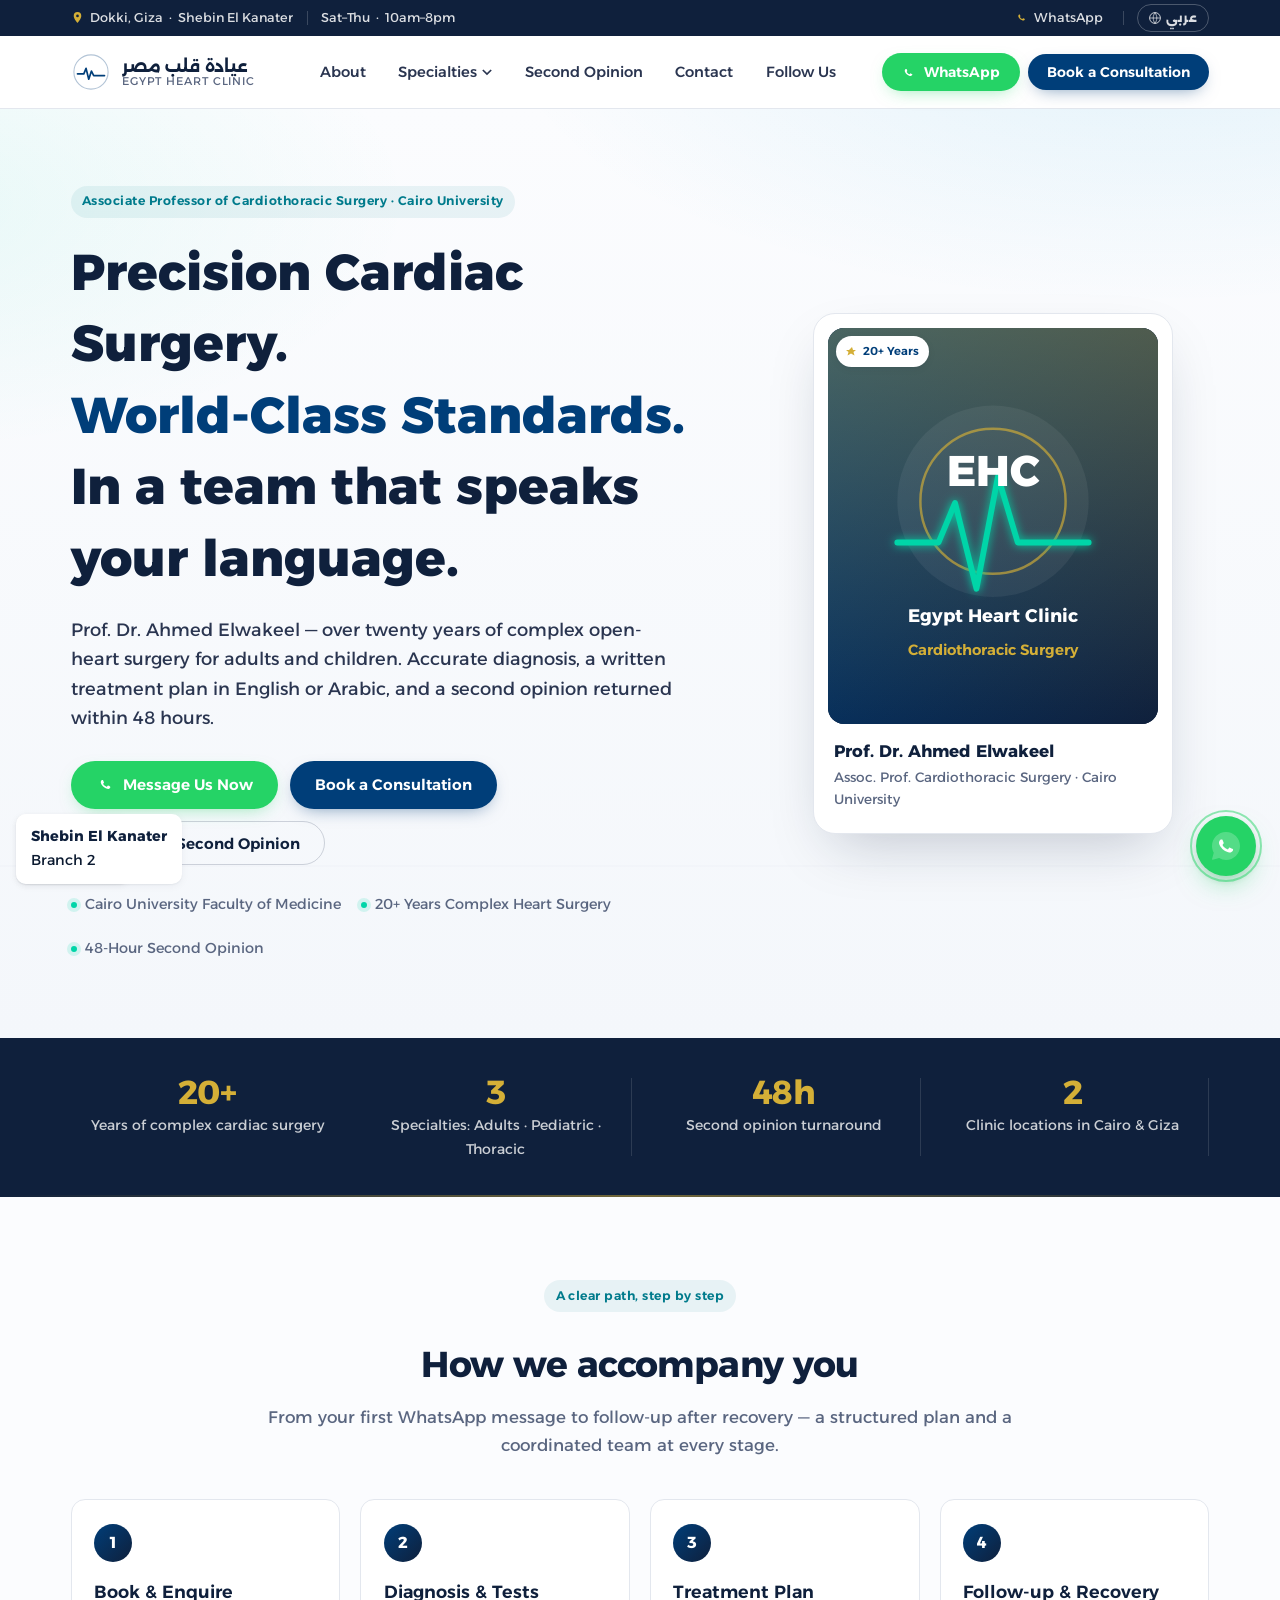
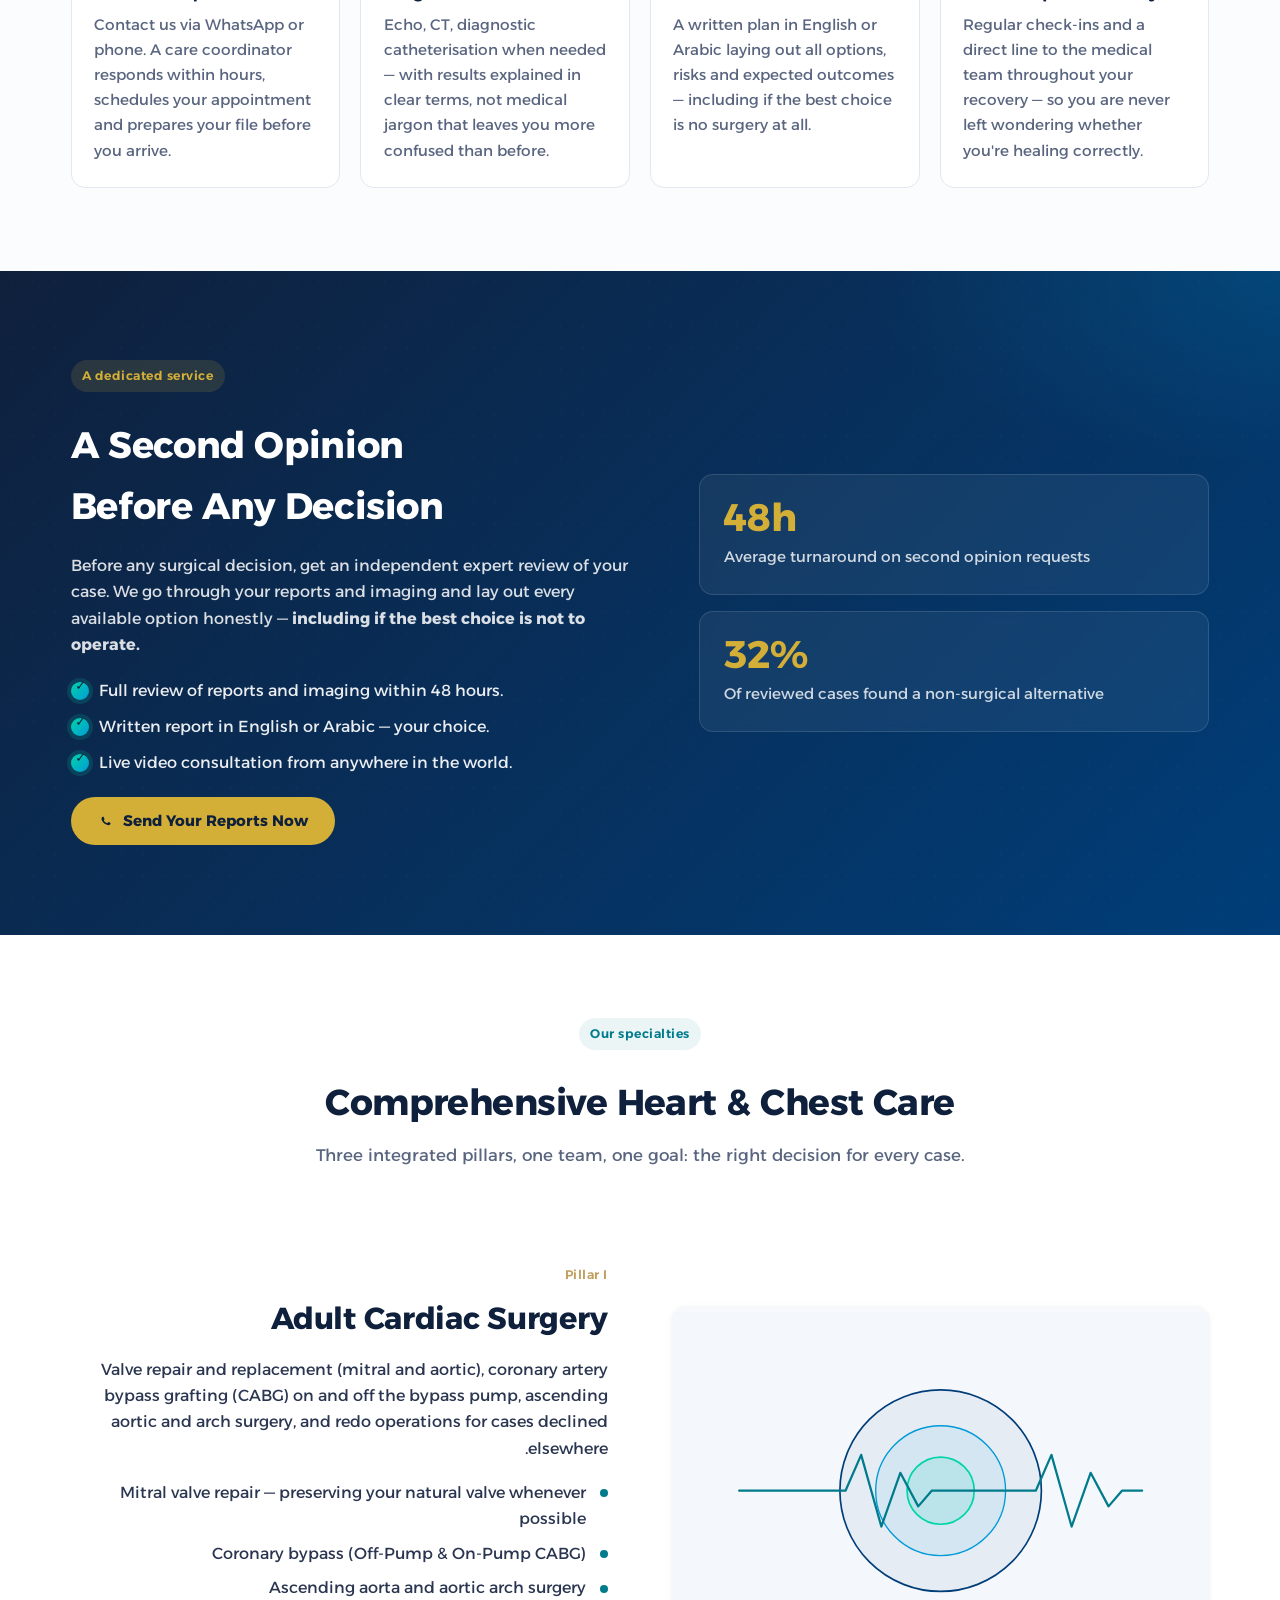
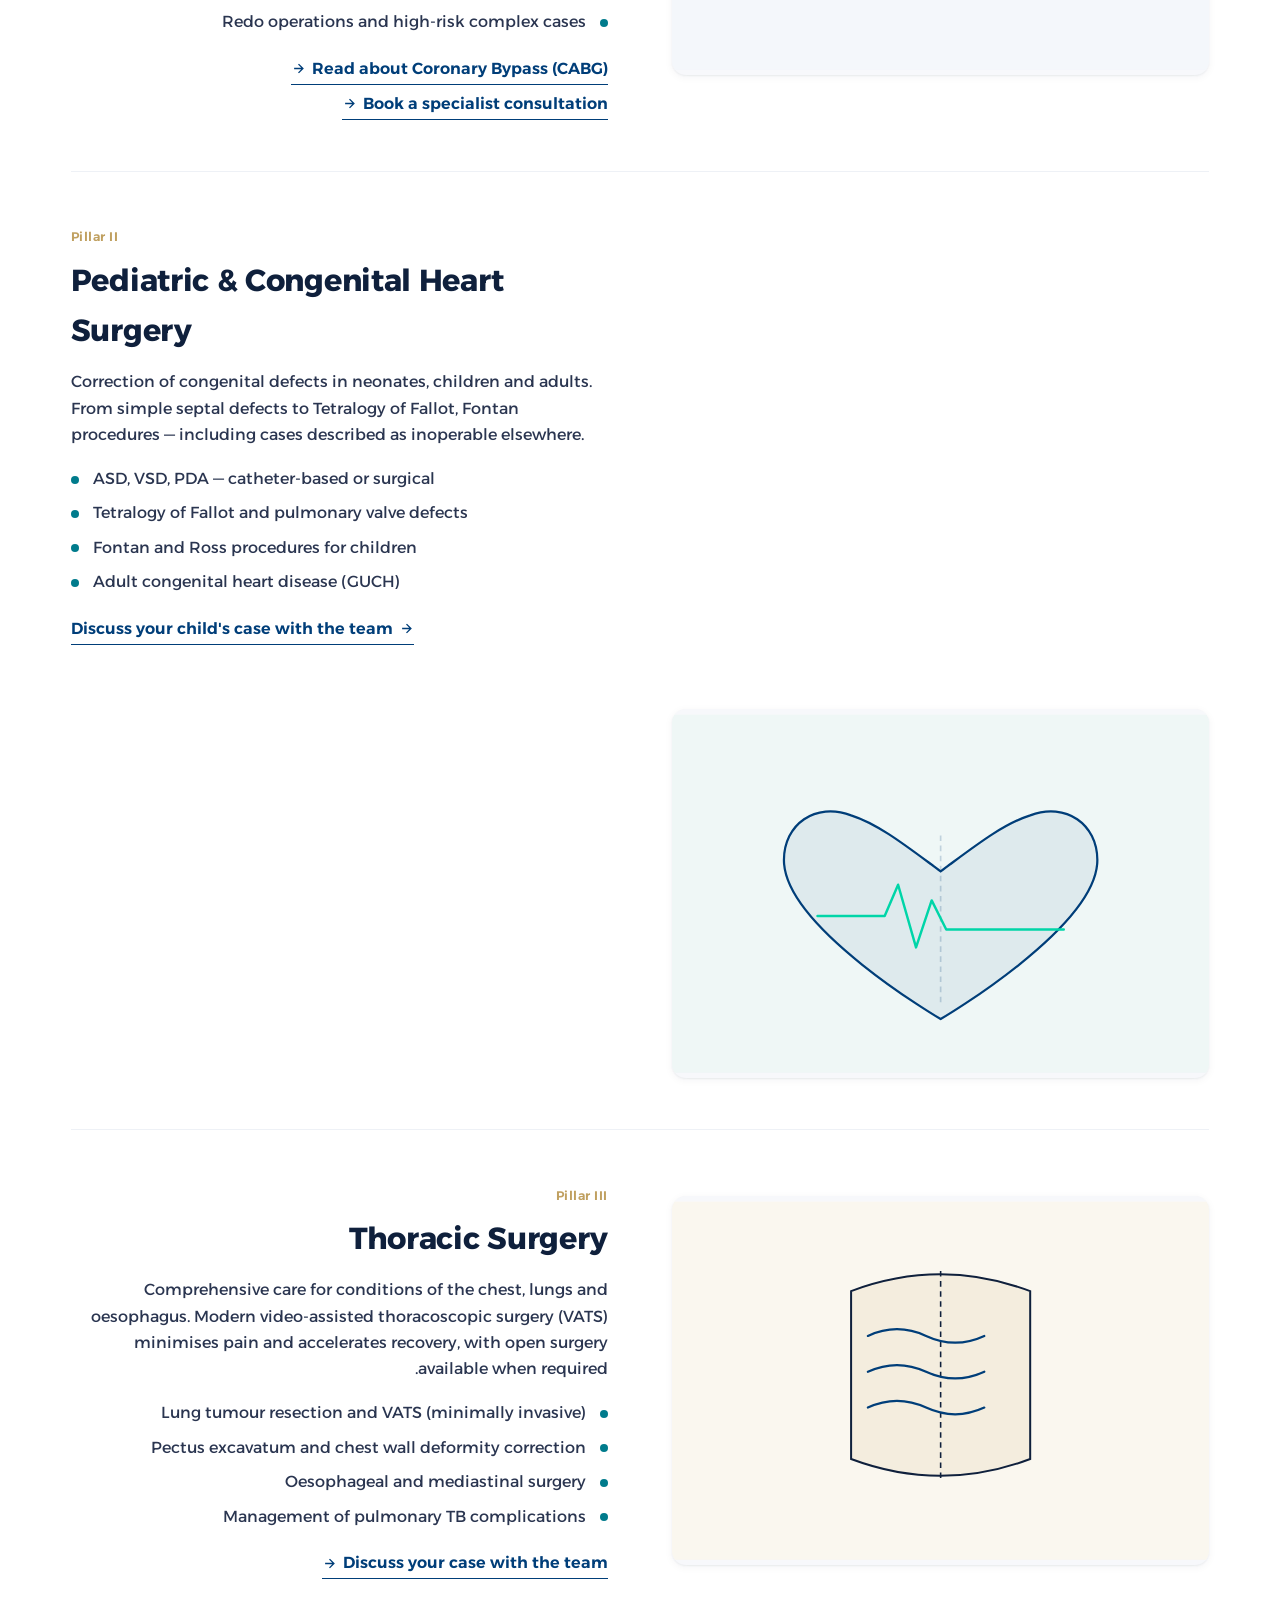
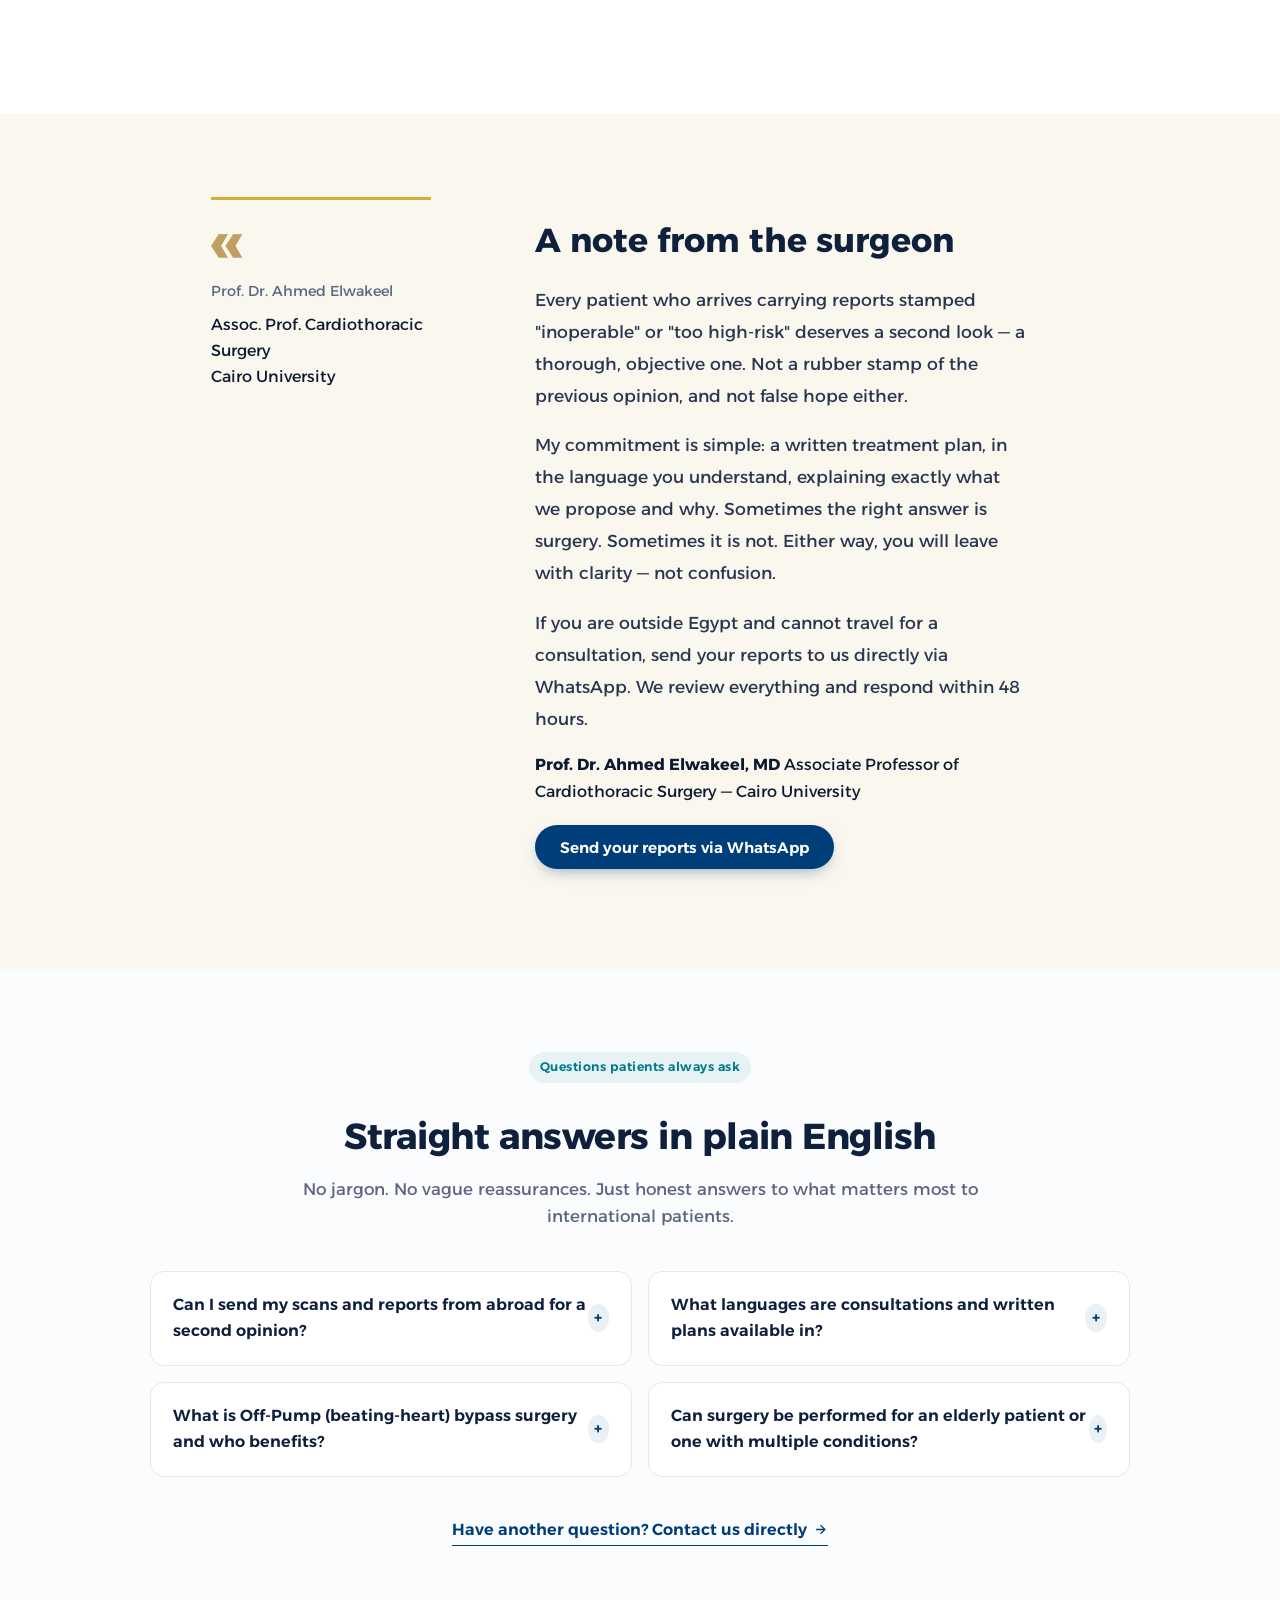
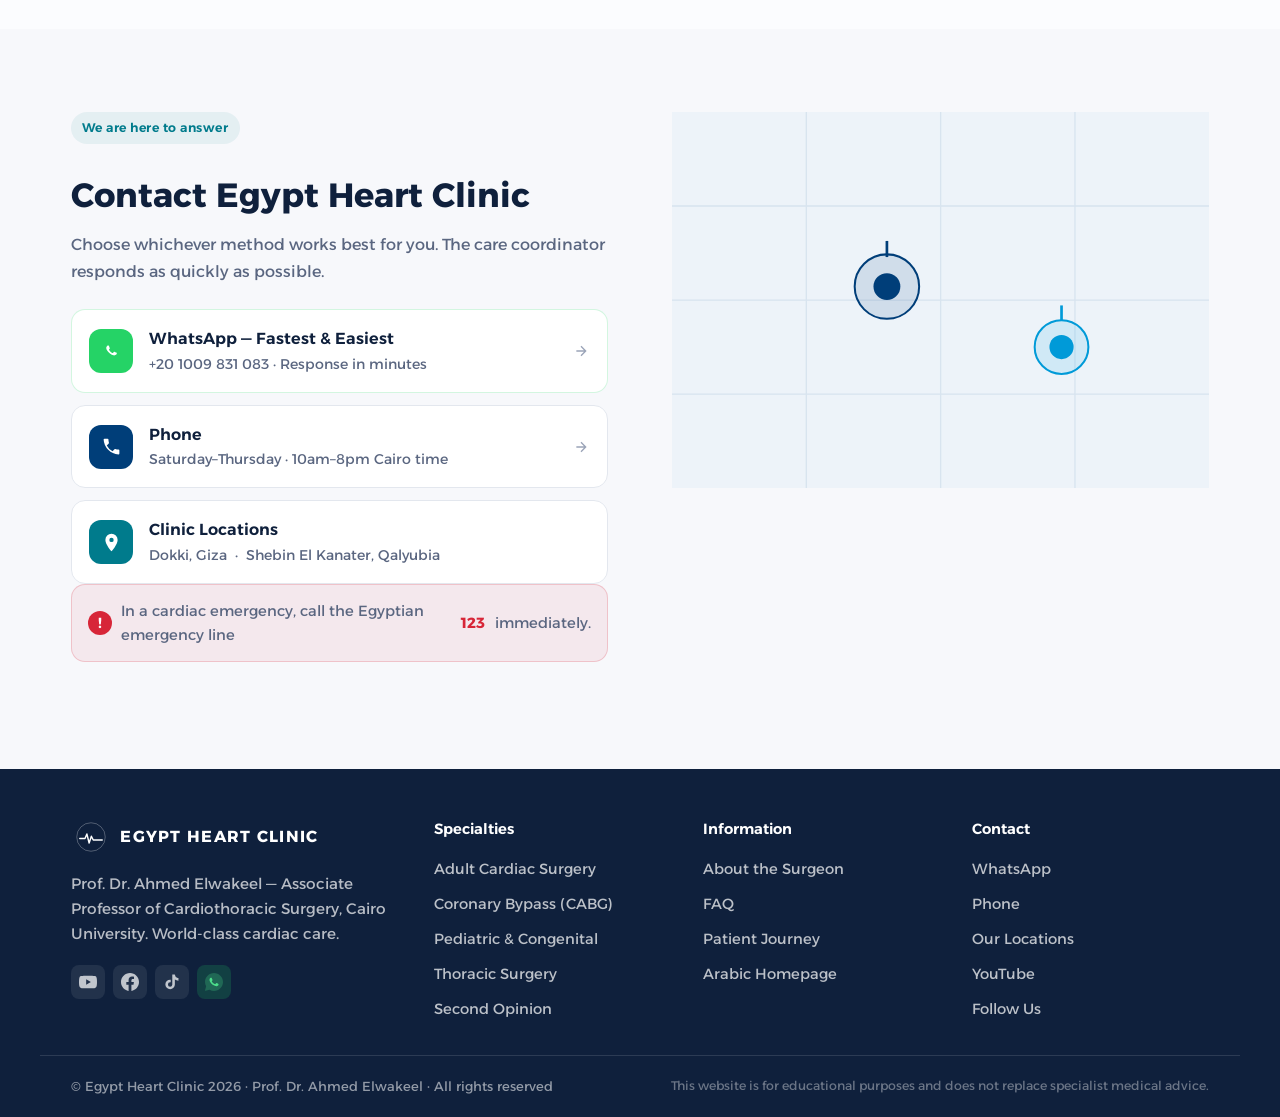
<file: en/index.html>
<!doctype html>
<html lang="en" dir="ltr">
<head>
<meta charset="utf-8" />
<meta name="viewport" content="width=device-width, initial-scale=1, viewport-fit=cover" />
<meta name="theme-color" content="#0F203C" />

<title>Egypt Heart Clinic | Prof. Dr. Ahmed Elwakeel — Cardiothoracic Surgery, Cairo University</title>
<meta name="description" content="Prof. Dr. Ahmed Elwakeel — Associate Professor of Cardiothoracic Surgery, Cairo University. Complex heart surgery for adults & children, valve repair, CABG, and 48-hour second opinion service for international patients." />

<!-- Open Graph -->
<meta property="og:type"        content="website" />
<meta property="og:url"         content="https://www.egyptheartclinic.com/en/" />
<meta property="og:title"       content="Egypt Heart Clinic | Prof. Dr. Ahmed Elwakeel — Cardiothoracic Surgery" />
<meta property="og:description" content="Associate Professor of Cardiothoracic Surgery, Cairo University. 48-hour second opinion, complex cardiac surgery, international patients welcome." />
<meta property="og:locale"      content="en_US" />
<meta name="twitter:card"       content="summary_large_image" />

<!-- Canonical & hreflang -->
<link rel="canonical" href="https://www.egyptheartclinic.com/en/" />
<link rel="alternate" hreflang="en" href="https://www.egyptheartclinic.com/en/" />
<link rel="alternate" hreflang="ar" href="https://www.egyptheartclinic.com/" />
<link rel="alternate" hreflang="x-default" href="https://www.egyptheartclinic.com/" />

<!-- Fonts -->
<link rel="preconnect" href="https://fonts.googleapis.com" />
<link rel="preconnect" href="https://fonts.gstatic.com" crossorigin />
<link href="https://fonts.googleapis.com/css2?family=Alexandria:wght@300;400;500;600;700;800&display=swap" rel="stylesheet" />

<link rel="stylesheet" href="../styles.css" />
<link rel="icon" type="image/svg+xml" href="../favicon.svg" />

<!-- Schema Markup -->
<script type="application/ld+json">
{
  "@context": "https://schema.org",
  "@graph": [
    {
      "@type": "WebSite",
      "@id": "https://www.egyptheartclinic.com/#website",
      "url": "https://www.egyptheartclinic.com",
      "name": "Egypt Heart Clinic",
      "alternateName": "عيادة قلب مصر",
      "inLanguage": ["ar", "en"],
      "publisher": { "@id": "https://www.egyptheartclinic.com/#organization" }
    },
    {
      "@type": "Physician",
      "@id": "https://www.egyptheartclinic.com/#physician",
      "name": "Prof. Dr. Ahmed Elwakeel",
      "alternateName": "أ.د. أحمد الوكيل",
      "url": "https://www.egyptheartclinic.com/en/",
      "image": "https://www.egyptheartclinic.com/assets/dr-elwakeel.jpg",
      "jobTitle": "Associate Professor of Cardiothoracic Surgery",
      "description": "Associate Professor of Cardiothoracic Surgery, Faculty of Medicine, Cairo University. Specialist in complex open-heart surgery for adults and children including valve surgery, CABG, aortic surgery, and redo operations.",
      "medicalSpecialty": "Cardiothoracic Surgery",
      "affiliation": {
        "@type": "CollegeOrUniversity",
        "@id": "https://www.egyptheartclinic.com/#cairo-university",
        "name": "Cairo University",
        "alternateName": "جامعة القاهرة"
      },
      "worksFor": { "@id": "https://www.egyptheartclinic.com/#organization" },
      "telephone": "+201009831083",
      "knowsAbout": [
        "Coronary Artery Bypass Grafting (CABG)",
        "Off-Pump CABG",
        "Mitral Valve Surgery",
        "Aortic Valve Surgery",
        "Ascending Aortic Surgery",
        "Redo Cardiac Surgery",
        "Pediatric Congenital Heart Surgery",
        "Ozaki Procedure",
        "Ross Procedure",
        "Thoracic Surgery",
        "Second Opinion Cardiothoracic"
      ],
      "sameAs": [
        "https://www.youtube.com/@egyptheartclinic",
        "https://www.facebook.com/egyptheartclinic",
        "https://www.tiktok.com/@egyptheartclinic",
        "https://www.instagram.com/egyptheartclinic",
        "https://x.com/egyptheartclinc",
        "https://www.linkedin.com/in/ahmed-elwakeel-b5696943/"
      ]
    },
    {
      "@type": ["MedicalOrganization", "LocalBusiness"],
      "@id": "https://www.egyptheartclinic.com/#organization",
      "name": "Egypt Heart Clinic",
      "alternateName": "عيادة قلب مصر",
      "url": "https://www.egyptheartclinic.com",
      "logo": "https://www.egyptheartclinic.com/favicon.svg",
      "description": "Specialist cardiothoracic surgery clinic under Prof. Dr. Ahmed Elwakeel, Associate Professor at Cairo University.",
      "telephone": "+201009831083",
      "address": [
        { "@type": "PostalAddress", "addressLocality": "Dokki", "addressRegion": "Giza", "addressCountry": "EG" },
        { "@type": "PostalAddress", "addressLocality": "Shebin El Kanater", "addressRegion": "Qalyubia", "addressCountry": "EG" }
      ],
      "openingHoursSpecification": {
        "@type": "OpeningHoursSpecification",
        "dayOfWeek": ["Saturday","Sunday","Monday","Tuesday","Wednesday","Thursday"],
        "opens": "10:00",
        "closes": "20:00"
      },
      "contactPoint": {
        "@type": "ContactPoint",
        "contactType": "patient services",
        "telephone": "+201009831083",
        "availableLanguage": ["Arabic", "English"]
      },
      "medicalSpecialty": "Cardiothoracic Surgery",
      "sameAs": [
        "https://www.youtube.com/@egyptheartclinic",
        "https://www.facebook.com/egyptheartclinic"
      ]
    },
    {
      "@type": "MedicalWebPage",
      "@id": "https://www.egyptheartclinic.com/en/#webpage",
      "url": "https://www.egyptheartclinic.com/en/",
      "name": "Egypt Heart Clinic | Prof. Dr. Ahmed Elwakeel — Cardiothoracic Surgery, Cairo University",
      "description": "Associate Professor of Cardiothoracic Surgery, Cairo University. Complex heart surgery for adults and children, 48-hour second opinion service, international patients welcome.",
      "inLanguage": "en",
      "isPartOf": { "@id": "https://www.egyptheartclinic.com/#website" },
      "about": { "@id": "https://www.egyptheartclinic.com/#physician" },
      "author": { "@id": "https://www.egyptheartclinic.com/#physician" },
      "publisher": { "@id": "https://www.egyptheartclinic.com/#organization" },
      "datePublished": "2026-05-16",
      "dateModified": "2026-05-16",
      "medicalAudience": { "@type": "MedicalAudience", "audienceType": "Patient" },
      "breadcrumb": {
        "@type": "BreadcrumbList",
        "itemListElement": [
          { "@type": "ListItem", "position": 1, "name": "Home (EN)", "item": "https://www.egyptheartclinic.com/en/" }
        ]
      }
    },
    {
      "@type": "FAQPage",
      "mainEntity": [
        {
          "@type": "Question",
          "name": "Can I send my scans and reports from abroad for a second opinion?",
          "acceptedAnswer": {
            "@type": "Answer",
            "text": "Yes. Send your reports and imaging via WhatsApp (+201009831083). The team reviews them and returns a written report within 48 hours, with an optional video consultation from anywhere in the world."
          }
        },
        {
          "@type": "Question",
          "name": "What is Off-Pump (beating-heart) bypass surgery?",
          "acceptedAnswer": {
            "@type": "Answer",
            "text": "Off-Pump CABG is coronary artery bypass surgery performed while the heart continues to beat, avoiding the heart-lung bypass machine. It reduces the risk of stroke and kidney stress, making it preferable for diabetic patients, the elderly, and those with kidney disease."
          }
        },
        {
          "@type": "Question",
          "name": "Can surgery be performed for elderly patients or those with other conditions?",
          "acceptedAnswer": {
            "@type": "Answer",
            "text": "Age alone is not a barrier. The decision is based on overall health and organ function, not a number. Every case is reviewed on objective criteria, and risks are explained clearly rather than refused by generalisation."
          }
        },
        {
          "@type": "Question",
          "name": "What languages are consultations and reports available in?",
          "acceptedAnswer": {
            "@type": "Answer",
            "text": "Consultations and written treatment plans are available in both Arabic and English. International patients can communicate via WhatsApp in English and receive their report and plan in their preferred language."
          }
        }
      ]
    }
  ]
}
</script>

<style>
/* ── LTR overrides for English page ── */

/* Service row reversal: in LTR, --reverse must use direction:rtl on the
   row itself to visually flip column order, then restore ltr for content */
.service-row--reverse {
  direction: rtl;
}
.service-row--reverse > * {
  direction: ltr;
}

/* Language toggle — pill style */
.util-lang {
  display: inline-flex;
  align-items: center;
  gap: 0.3rem;
  padding: 0.2rem 0.7rem;
  border-radius: 20px;
  border: 1px solid rgba(255,255,255,0.25);
  font-size: 0.78rem;
  font-weight: 700;
  letter-spacing: 0.04em;
  transition: background 0.15s, border-color 0.15s;
  text-decoration: none !important;
}
.util-lang:hover {
  background: rgba(255,255,255,0.12);
  border-color: rgba(255,255,255,0.4);
}

/* Hero badges in EN — same as AR but left-aligned */
.hero-badges {
  justify-content: flex-start;
}

/* Portrait card: in LTR it naturally appears on the right — add slight
   left-margin so it doesn't crowd the copy on wide viewports */
@media (min-width: 900px) {
  .hero-portrait {
    padding-inline-start: 1.5rem;
  }
}

/* Trust strip: western numerals already present (no data-count animation) */

/* Link arrows: in LTR these already point right (→) — no override needed */

/* Contact method arrow: styles.css already has [dir="rtl"] variant,
   so LTR default (translateX +4px) applies automatically */
</style>

</head>
<body>

<a class="skip-link sr-only" href="#main">Skip to main content</a>

<!-- ══════════════════ Utility Banner ══════════════════ -->
<div class="utility-banner" role="region" aria-label="Quick information">
  <div class="container utility-row">
    <div class="utility-left">
      <span class="util-item">
        <svg aria-hidden="true" viewBox="0 0 24 24" width="13" height="13"><path fill="currentColor" d="M12 2a7 7 0 0 0-7 7c0 5.25 7 13 7 13s7-7.75 7-13a7 7 0 0 0-7-7Zm0 9.5A2.5 2.5 0 1 1 12 6.5a2.5 2.5 0 0 1 0 5Z"/></svg>
        Dokki, Giza &nbsp;·&nbsp; Shebin El Kanater
      </span>
      <span class="util-divider" aria-hidden="true"></span>
      <span class="util-item util-hours">Sat–Thu &nbsp;·&nbsp; 10am–8pm</span>
    </div>
    <div class="utility-right">
      <a href="https://wa.me/201009831083" class="util-item util-link" target="_blank" rel="noopener" aria-label="Contact via WhatsApp">
        <svg aria-hidden="true" viewBox="0 0 24 24" width="13" height="13" fill="currentColor"><path d="M17.472 14.382c-.297-.149-1.758-.867-2.03-.967-.273-.099-.471-.148-.67.15-.197.297-.767.966-.94 1.164-.173.199-.347.223-.644.075-.297-.15-1.255-.463-2.39-1.475-.883-.788-1.48-1.761-1.653-2.059-.173-.297-.018-.458.13-.606.134-.133.298-.347.446-.52.149-.174.198-.298.298-.497.099-.198.05-.371-.025-.52-.075-.149-.669-1.612-.916-2.207-.242-.579-.487-.5-.669-.51-.173-.008-.371-.01-.57-.01-.198 0-.52.074-.792.372-.272.297-1.04 1.016-1.04 2.479 0 1.462 1.065 2.875 1.213 3.074.149.198 2.096 3.2 5.077 4.487.709.306 1.262.489 1.694.625.712.227 1.36.195 1.871.118.571-.085 1.758-.719 2.006-1.413.248-.694.248-1.289.173-1.413-.074-.124-.272-.198-.57-.347z"/></svg>
        WhatsApp
      </a>
      <span class="util-divider" aria-hidden="true"></span>
      <a href="../" class="util-lang" aria-label="Switch to Arabic" hreflang="ar">
        <svg aria-hidden="true" viewBox="0 0 20 20" width="12" height="12" fill="currentColor"><circle cx="10" cy="10" r="9" stroke="currentColor" stroke-width="1.5" fill="none"/><path d="M10 1c-2 3-3 6-3 9s1 6 3 9M10 1c2 3 3 6 3 9s-1 6-3 9M1 10h18" stroke="currentColor" stroke-width="1.2" fill="none"/></svg>
        عربي
      </a>
    </div>
  </div>
</div>

<!-- ══════════════════ Sticky Nav ══════════════════ -->
<header class="site-header" id="siteHeader">
  <div class="container nav-row">

    <a href="../" class="brand" aria-label="Egypt Heart Clinic — Home">
      <span class="brand-mark" aria-hidden="true">
        <svg viewBox="0 0 40 40" width="36" height="36" fill="none">
          <circle cx="20" cy="20" r="19" stroke="currentColor" stroke-width="1.2" opacity="0.3"/>
          <path d="M5 22 h7 l2.5-6 l3 12 l3-9 l2.5 5 h12" stroke="currentColor" stroke-width="1.9" stroke-linecap="round" stroke-linejoin="round" fill="none"/>
        </svg>
      </span>
      <span class="brand-text">
        <span class="brand-ar">عيادة قلب مصر</span>
        <span class="brand-en">Egypt Heart Clinic</span>
      </span>
    </a>

    <nav class="primary-nav" aria-label="Main navigation">
      <ul>
        <li><a href="./about.html">About</a></li>
        <li class="has-sub">
          <a href="#services" aria-haspopup="true">
            Specialties
            <svg class="caret" aria-hidden="true" viewBox="0 0 12 8" width="10" height="7" fill="none" stroke="currentColor" stroke-width="2"><path d="M1 1l5 5 5-5"/></svg>
          </a>
          <ul class="sub-nav" role="menu">
            <li role="menuitem">
              <a href="../cabg.html">
                Coronary Artery Bypass (CABG)
                <span class="sub-tag">Off-Pump</span>
              </a>
            </li>
            <li class="sub-divider" role="separator"></li>
            <li role="menuitem"><a href="#services">Pediatric &amp; Congenital</a></li>
            <li role="menuitem"><a href="#services">Thoracic Surgery</a></li>
          </ul>
        </li>
        <li><a href="#second-opinion">Second Opinion</a></li>
        <li><a href="./contact.html">Contact</a></li>
        <li><a href="./contact.html#follow-us">Follow Us</a></li>
      </ul>
    </nav>

    <div class="nav-cta">
      <a href="https://wa.me/201009831083" class="btn btn-wa btn-sm nav-wa" target="_blank" rel="noopener" aria-label="WhatsApp">
        <svg aria-hidden="true" viewBox="0 0 24 24" width="15" height="15" fill="currentColor"><path d="M17.472 14.382c-.297-.149-1.758-.867-2.03-.967-.273-.099-.471-.148-.67.15-.197.297-.767.966-.94 1.164-.173.199-.347.223-.644.075-.297-.15-1.255-.463-2.39-1.475-.883-.788-1.48-1.761-1.653-2.059-.173-.297-.018-.458.13-.606.134-.133.298-.347.446-.52.149-.174.198-.298.298-.497.099-.198.05-.371-.025-.52-.075-.149-.669-1.612-.916-2.207-.242-.579-.487-.5-.669-.51-.173-.008-.371-.01-.57-.01-.198 0-.52.074-.792.372-.272.297-1.04 1.016-1.04 2.479 0 1.462 1.065 2.875 1.213 3.074.149.198 2.096 3.2 5.077 4.487.709.306 1.262.489 1.694.625.712.227 1.36.195 1.871.118.571-.085 1.758-.719 2.006-1.413.248-.694.248-1.289.173-1.413-.074-.124-.272-.198-.57-.347z"/></svg>
        WhatsApp
      </a>
      <a href="#contact" class="btn btn-primary btn-sm">Book a Consultation</a>
      <button class="nav-toggle" type="button" aria-label="Open menu" aria-expanded="false" aria-controls="mobileNav">
        <span></span><span></span><span></span>
      </button>
    </div>
  </div>

  <!-- Mobile drawer -->
  <nav class="mobile-nav" id="mobileNav" hidden aria-label="Mobile navigation">
    <ul>
      <li><a href="./about.html">About</a></li>
      <li><a href="#services">Specialties</a>
        <ul class="mobile-sub">
          <li><a href="../cabg.html">Coronary Artery Bypass (CABG)</a></li>
          <li><a href="#services">Pediatric &amp; Congenital</a></li>
          <li><a href="#services">Thoracic Surgery</a></li>
        </ul>
      </li>
      <li><a href="#second-opinion">Second Opinion</a></li>
      <li><a href="#pathway">Patient Journey</a></li>
      <li><a href="#glossary">FAQ</a></li>
      <li><a href="./contact.html">Contact</a></li>
      <li><a href="./contact.html#follow-us">Follow Us</a></li>
      <li>
        <a href="https://wa.me/201009831083" class="btn btn-wa btn-block" target="_blank" rel="noopener">
          <svg aria-hidden="true" viewBox="0 0 24 24" width="18" height="18" fill="currentColor"><path d="M17.472 14.382c-.297-.149-1.758-.867-2.03-.967-.273-.099-.471-.148-.67.15-.197.297-.767.966-.94 1.164-.173.199-.347.223-.644.075-.297-.15-1.255-.463-2.39-1.475-.883-.788-1.48-1.761-1.653-2.059-.173-.297-.018-.458.13-.606.134-.133.298-.347.446-.52.149-.174.198-.298.298-.497.099-.198.05-.371-.025-.52-.075-.149-.669-1.612-.916-2.207-.242-.579-.487-.5-.669-.51-.173-.008-.371-.01-.57-.01-.198 0-.52.074-.792.372-.272.297-1.04 1.016-1.04 2.479 0 1.462 1.065 2.875 1.213 3.074.149.198 2.096 3.2 5.077 4.487.709.306 1.262.489 1.694.625.712.227 1.36.195 1.871.118.571-.085 1.758-.719 2.006-1.413.248-.694.248-1.289.173-1.413-.074-.124-.272-.198-.57-.347z"/></svg>
          Contact via WhatsApp
        </a>
      </li>
      <li><a href="#contact" class="btn btn-primary btn-block">Book a Consultation</a></li>
    </ul>
  </nav>
</header>

<main id="main">

<!-- ══════════════════ Hero ══════════════════ -->
<section class="hero" aria-labelledby="heroTitle">

  <div class="hero-bg" aria-hidden="true">
    <svg class="ekg" viewBox="0 0 1200 200" preserveAspectRatio="none">
      <path class="ekg-track" d="M0 100 H1200" />
      <path class="ekg-line"
            d="M0,100 H100
               C110,100 115,78 120,78 C125,78 130,100 140,100
               H152 l5,10 l10,-82 l9,85 l4,-13 H192
               C202,100 210,72 221,72 C232,72 240,100 242,100 H400
               C410,100 415,78 420,78 C425,78 430,100 440,100
               H452 l5,10 l10,-82 l9,85 l4,-13 H492
               C502,100 510,72 521,72 C532,72 540,100 542,100 H800
               C810,100 815,78 820,78 C825,78 830,100 840,100
               H852 l5,10 l10,-82 l9,85 l4,-13 H892
               C902,100 910,72 921,72 C932,72 940,100 942,100 H1200"/>
    </svg>
  </div>

  <div class="container hero-grid">

    <!-- Copy -->
    <div class="hero-copy">
      <span class="eyebrow">Associate Professor of Cardiothoracic Surgery · Cairo University</span>

      <h1 id="heroTitle" class="hero-title">
        Precision Cardiac Surgery.
        <span class="hero-title__accent">World-Class Standards.</span>
        <span class="hero-title__block">In a team that speaks your language.</span>
      </h1>

      <p class="hero-sub">
        Prof. Dr. Ahmed Elwakeel — over twenty years of complex open-heart surgery for adults and children.
        Accurate diagnosis, a written treatment plan in English or Arabic, and a second opinion returned within 48 hours.
      </p>

      <div class="hero-cta">
        <a href="https://wa.me/201009831083" class="btn btn-wa" target="_blank" rel="noopener">
          <svg aria-hidden="true" viewBox="0 0 24 24" width="19" height="19" fill="currentColor"><path d="M17.472 14.382c-.297-.149-1.758-.867-2.03-.967-.273-.099-.471-.148-.67.15-.197.297-.767.966-.94 1.164-.173.199-.347.223-.644.075-.297-.15-1.255-.463-2.39-1.475-.883-.788-1.48-1.761-1.653-2.059-.173-.297-.018-.458.13-.606.134-.133.298-.347.446-.52.149-.174.198-.298.298-.497.099-.198.05-.371-.025-.52-.075-.149-.669-1.612-.916-2.207-.242-.579-.487-.5-.669-.51-.173-.008-.371-.01-.57-.01-.198 0-.52.074-.792.372-.272.297-1.04 1.016-1.04 2.479 0 1.462 1.065 2.875 1.213 3.074.149.198 2.096 3.2 5.077 4.487.709.306 1.262.489 1.694.625.712.227 1.36.195 1.871.118.571-.085 1.758-.719 2.006-1.413.248-.694.248-1.289.173-1.413-.074-.124-.272-.198-.57-.347z"/></svg>
          Message Us Now
        </a>
        <a href="#contact" class="btn btn-primary">Book a Consultation</a>
        <a href="#second-opinion" class="btn btn-ghost">Request a Second Opinion</a>
      </div>

      <ul class="hero-badges" aria-label="Clinic highlights">
        <li>
          <span class="status-dot" aria-hidden="true"></span>
          Cairo University Faculty of Medicine
        </li>
        <li>
          <span class="status-dot" aria-hidden="true"></span>
          20+ Years Complex Heart Surgery
        </li>
        <li>
          <span class="status-dot" aria-hidden="true"></span>
          48-Hour Second Opinion
        </li>
      </ul>
    </div>

    <!-- Portrait card -->
    <div class="hero-portrait" aria-hidden="true">
      <div class="portrait-card">
        <div class="portrait-shape">
          <!--
            Replace this SVG with the approved doctor photo:
            <img src="../assets/dr-elwakeel.jpg" alt="" loading="eager" width="360" height="432">
          -->
          <svg viewBox="0 0 200 240" width="100%" height="100%">
            <defs>
              <linearGradient id="pg" x1="0" y1="0" x2="1" y2="1">
                <stop offset="0%" stop-color="#003E79"/>
                <stop offset="100%" stop-color="#0F203C"/>
              </linearGradient>
              <linearGradient id="pg2" x1="0" y1="0" x2="0" y2="1">
                <stop offset="0%" stop-color="#D4AF37" stop-opacity=".35"/>
                <stop offset="100%" stop-color="#D4AF37" stop-opacity="0"/>
              </linearGradient>
              <filter id="glow" x="-30%" y="-30%" width="160%" height="160%">
                <feGaussianBlur stdDeviation="3" result="blur"/>
                <feMerge><feMergeNode in="blur"/><feMergeNode in="SourceGraphic"/></feMerge>
              </filter>
            </defs>
            <rect width="200" height="240" fill="url(#pg)"/>
            <rect width="200" height="240" fill="url(#pg2)"/>
            <circle cx="100" cy="105" r="58" fill="#fff" opacity=".06"/>
            <circle cx="100" cy="105" r="44" fill="none" stroke="#D4AF37" stroke-width="1.5" opacity=".65"/>
            <path d="M42 130 H67 l10-24 l13 52 l13-68 l12 40 h43"
                  fill="none" stroke="#00D5A8" stroke-width="3.5"
                  stroke-linecap="round" stroke-linejoin="round" filter="url(#glow)"/>
            <text x="100" y="96" text-anchor="middle" fill="#fff"
                  font-family="Alexandria,Arial,sans-serif" font-size="26" font-weight="800">EHC</text>
            <text x="100" y="178" text-anchor="middle" fill="#fff"
                  font-family="Alexandria,Arial,sans-serif" font-size="11" font-weight="700">Egypt Heart Clinic</text>
            <text x="100" y="198" text-anchor="middle" fill="#D4AF37"
                  font-family="Alexandria,Arial,sans-serif" font-size="9" font-weight="600">Cardiothoracic Surgery</text>
          </svg>
        </div>
        <div class="portrait-meta">
          <span class="portrait-name">Prof. Dr. Ahmed Elwakeel</span>
          <span class="portrait-role">Assoc. Prof. Cardiothoracic Surgery · Cairo University</span>
        </div>
        <span class="portrait-stamp">
          <svg viewBox="0 0 24 24" width="12" height="12" aria-hidden="true"><path fill="currentColor" d="M12 2 14 8h6l-5 4 2 7-7-4-7 4 2-7-5-4h6z"/></svg>
          20+ Years
        </span>
      </div>
    </div>

  </div>
</section>


<!-- ══════════════════ Trust strip ══════════════════ -->
<section class="trust-strip" aria-label="Clinic achievements">
  <div class="container trust-grid">

    <div class="trust-item">
      <span class="trust-num">20+</span>
      <span class="trust-label">Years of complex cardiac surgery</span>
    </div>

    <div class="trust-item">
      <span class="trust-num">3</span>
      <span class="trust-label">Specialties: Adults · Pediatric · Thoracic</span>
    </div>

    <div class="trust-item">
      <span class="trust-num">48h</span>
      <span class="trust-label">Second opinion turnaround</span>
    </div>

    <div class="trust-item">
      <span class="trust-num">2</span>
      <span class="trust-label">Clinic locations in Cairo &amp; Giza</span>
    </div>

  </div>
</section>


<!-- ══════════════════ Patient Journey ══════════════════ -->
<section class="section pathway" id="pathway" aria-labelledby="pathwayTitle">
  <div class="container">
    <header class="section-head">
      <span class="eyebrow">A clear path, step by step</span>
      <h2 id="pathwayTitle">How we accompany you</h2>
      <p class="section-lede">From your first WhatsApp message to follow-up after recovery — a structured plan and a coordinated team at every stage.</p>
    </header>

    <ol class="pathway-grid">
      <li class="path-card" style="--card-delay:0ms">
        <span class="path-num" aria-hidden="true">1</span>
        <h3>Book &amp; Enquire</h3>
        <p>Contact us via WhatsApp or phone. A care coordinator responds within hours, schedules your appointment and prepares your file before you arrive.</p>
      </li>
      <li class="path-card" style="--card-delay:80ms">
        <span class="path-num" aria-hidden="true">2</span>
        <h3>Diagnosis &amp; Tests</h3>
        <p>Echo, CT, diagnostic catheterisation when needed — with results explained in clear terms, not medical jargon that leaves you more confused than before.</p>
      </li>
      <li class="path-card" style="--card-delay:160ms">
        <span class="path-num" aria-hidden="true">3</span>
        <h3>Treatment Plan</h3>
        <p>A written plan in English or Arabic laying out all options, risks and expected outcomes — including if the best choice is no surgery at all.</p>
      </li>
      <li class="path-card" style="--card-delay:240ms">
        <span class="path-num" aria-hidden="true">4</span>
        <h3>Follow-up &amp; Recovery</h3>
        <p>Regular check-ins and a direct line to the medical team throughout your recovery — so you are never left wondering whether you're healing correctly.</p>
      </li>
    </ol>
  </div>
</section>


<!-- ══════════════════ Second Opinion Band ══════════════════ -->
<section class="band second-opinion" id="second-opinion" aria-labelledby="soTitle">
  <div class="container band-grid">

    <div class="so-copy">
      <span class="eyebrow eyebrow-light">A dedicated service</span>
      <h2 id="soTitle">A Second Opinion<br>Before Any Decision</h2>
      <p>
        Before any surgical decision, get an independent expert review of your case.
        We go through your reports and imaging and lay out every available option honestly —
        <strong>including if the best choice is not to operate.</strong>
      </p>
      <ul class="check-list">
        <li>Full review of reports and imaging within 48 hours.</li>
        <li>Written report in English or Arabic — your choice.</li>
        <li>Live video consultation from anywhere in the world.</li>
      </ul>
      <a href="https://wa.me/201009831083" class="btn btn-on-dark" target="_blank" rel="noopener">
        <svg aria-hidden="true" viewBox="0 0 24 24" width="18" height="18" fill="currentColor"><path d="M17.472 14.382c-.297-.149-1.758-.867-2.03-.967-.273-.099-.471-.148-.67.15-.197.297-.767.966-.94 1.164-.173.199-.347.223-.644.075-.297-.15-1.255-.463-2.39-1.475-.883-.788-1.48-1.761-1.653-2.059-.173-.297-.018-.458.13-.606.134-.133.298-.347.446-.52.149-.174.198-.298.298-.497.099-.198.05-.371-.025-.52-.075-.149-.669-1.612-.916-2.207-.242-.579-.487-.5-.669-.51-.173-.008-.371-.01-.57-.01-.198 0-.52.074-.792.372-.272.297-1.04 1.016-1.04 2.479 0 1.462 1.065 2.875 1.213 3.074.149.198 2.096 3.2 5.077 4.487.709.306 1.262.489 1.694.625.712.227 1.36.195 1.871.118.571-.085 1.758-.719 2.006-1.413.248-.694.248-1.289.173-1.413-.074-.124-.272-.198-.57-.347z"/></svg>
        Send Your Reports Now
      </a>
    </div>

    <aside class="band-aside" aria-label="Second opinion statistics">
      <div class="aside-card">
        <span class="aside-stat">48h</span>
        <span class="aside-label">Average turnaround on second opinion requests</span>
      </div>
      <div class="aside-card aside-card--gold">
        <span class="aside-stat">32%</span>
        <span class="aside-label">Of reviewed cases found a non-surgical alternative</span>
      </div>
    </aside>

  </div>
</section>


<!-- ══════════════════ Services ══════════════════ -->
<section class="section services" id="services" aria-labelledby="servicesTitle">
  <div class="container">
    <header class="section-head">
      <span class="eyebrow">Our specialties</span>
      <h2 id="servicesTitle">Comprehensive Heart &amp; Chest Care</h2>
      <p class="section-lede">Three integrated pillars, one team, one goal: the right decision for every case.</p>
    </header>

    <!-- Row 1: Adult Cardiac -->
    <article class="service-row">
      <div class="service-copy">
        <span class="service-tag">Pillar I</span>
        <h3>Adult Cardiac Surgery</h3>
        <p>
          Valve repair and replacement (mitral and aortic), coronary artery bypass grafting (CABG)
          on and off the bypass pump, ascending aortic and arch surgery, and redo operations for cases
          declined elsewhere.
        </p>
        <ul class="service-list">
          <li>Mitral valve repair — preserving your natural valve whenever possible</li>
          <li>Coronary bypass (Off-Pump &amp; On-Pump CABG)</li>
          <li>Ascending aorta and aortic arch surgery</li>
          <li>Redo operations and high-risk complex cases</li>
        </ul>
        <a href="../cabg.html" class="link-arrow">
          Read about Coronary Bypass (CABG)
          <svg aria-hidden="true" viewBox="0 0 24 24" width="15" height="15" fill="none" stroke="currentColor" stroke-width="2.2"><path d="M5 12h14M12 5l7 7-7 7"/></svg>
        </a>
        <a href="#contact" class="link-arrow" style="margin-top:0.35rem;">
          Book a specialist consultation
          <svg aria-hidden="true" viewBox="0 0 24 24" width="15" height="15" fill="none" stroke="currentColor" stroke-width="2.2"><path d="M5 12h14M12 5l7 7-7 7"/></svg>
        </a>
      </div>
      <div class="service-art" aria-hidden="true">
        <svg viewBox="0 0 480 320" xmlns="http://www.w3.org/2000/svg">
          <rect width="480" height="320" fill="#F4F7FB"/>
          <circle cx="240" cy="160" r="90" fill="rgba(0,62,121,0.06)" stroke="#003E79" stroke-width="1.5"/>
          <circle cx="240" cy="160" r="58" fill="rgba(0,154,216,0.08)" stroke="#009AD8" stroke-width="1.2"/>
          <circle cx="240" cy="160" r="30" fill="rgba(0,213,168,0.12)" stroke="#00D5A8" stroke-width="1.5"/>
          <path d="M60 160 H155 l14-32 l18 64 l17-48 l16 30 l12-14 H325 l14-32 l18 64 l17-48 l16 30 l12-14 H420"
                fill="none" stroke="#007B8C" stroke-width="2" stroke-linecap="round" stroke-linejoin="round"/>
        </svg>
      </div>
    </article>

    <!-- Row 2: Pediatric (reversed) -->
    <article class="service-row service-row--reverse">
      <div class="service-copy">
        <span class="service-tag">Pillar II</span>
        <h3>Pediatric &amp; Congenital Heart Surgery</h3>
        <p>
          Correction of congenital defects in neonates, children and adults. From simple septal defects
          to Tetralogy of Fallot, Fontan procedures — including cases described as inoperable elsewhere.
        </p>
        <ul class="service-list">
          <li>ASD, VSD, PDA — catheter-based or surgical</li>
          <li>Tetralogy of Fallot and pulmonary valve defects</li>
          <li>Fontan and Ross procedures for children</li>
          <li>Adult congenital heart disease (GUCH)</li>
        </ul>
        <a href="#contact" class="link-arrow">
          Discuss your child's case with the team
          <svg aria-hidden="true" viewBox="0 0 24 24" width="15" height="15" fill="none" stroke="currentColor" stroke-width="2.2"><path d="M5 12h14M12 5l7 7-7 7"/></svg>
        </a>
      </div>
      <div class="service-art" aria-hidden="true">
        <svg viewBox="0 0 480 320" xmlns="http://www.w3.org/2000/svg">
          <rect width="480" height="320" fill="#EFF7F6"/>
          <path d="M240 272 C240 272 100 190 100 130 C100 98 128 78 160 90 C185 98 210 118 240 140 C270 118 295 98 320 90 C352 78 380 98 380 130 C380 190 240 272 240 272Z"
                fill="rgba(0,62,121,0.07)" stroke="#003E79" stroke-width="2"/>
          <line x1="240" y1="108" x2="240" y2="258" stroke="rgba(0,62,121,0.2)" stroke-width="1.5" stroke-dasharray="5 4"/>
          <path d="M130 180 H190 l12-28 l16 56 l14-42 l13 26 H350"
                fill="none" stroke="#00D5A8" stroke-width="2.2" stroke-linecap="round" stroke-linejoin="round"/>
        </svg>
      </div>
    </article>

    <!-- Row 3: Thoracic -->
    <article class="service-row">
      <div class="service-copy">
        <span class="service-tag">Pillar III</span>
        <h3>Thoracic Surgery</h3>
        <p>
          Comprehensive care for conditions of the chest, lungs and oesophagus. Modern video-assisted
          thoracoscopic surgery (VATS) minimises pain and accelerates recovery, with open surgery
          available when required.
        </p>
        <ul class="service-list">
          <li>Lung tumour resection and VATS (minimally invasive)</li>
          <li>Pectus excavatum and chest wall deformity correction</li>
          <li>Oesophageal and mediastinal surgery</li>
          <li>Management of pulmonary TB complications</li>
        </ul>
        <a href="#contact" class="link-arrow">
          Discuss your case with the team
          <svg aria-hidden="true" viewBox="0 0 24 24" width="15" height="15" fill="none" stroke="currentColor" stroke-width="2.2"><path d="M5 12h14M12 5l7 7-7 7"/></svg>
        </a>
      </div>
      <div class="service-art" aria-hidden="true">
        <svg viewBox="0 0 480 320" xmlns="http://www.w3.org/2000/svg">
          <rect width="480" height="320" fill="#FAF7EF"/>
          <path d="M160 80 Q240 50 320 80 L320 230 Q240 260 160 230 Z"
                fill="#C0A060" fill-opacity=".12" stroke="#0F203C" stroke-width="1.8"/>
          <line x1="240" y1="62" x2="240" y2="248" stroke="#0F203C" stroke-width="1.4" stroke-dasharray="5 4"/>
          <path d="M175 120 q26-12 52 0 q26 12 52 0" stroke="#003E79" stroke-width="2" fill="none" stroke-linecap="round"/>
          <path d="M175 152 q26-12 52 0 q26 12 52 0" stroke="#003E79" stroke-width="2" fill="none" stroke-linecap="round"/>
          <path d="M175 184 q26-12 52 0 q26 12 52 0" stroke="#003E79" stroke-width="2" fill="none" stroke-linecap="round"/>
        </svg>
      </div>
    </article>

  </div>
</section>


<!-- ══════════════════ Doctor's Letter ══════════════════ -->
<section class="section letter" aria-labelledby="letterTitle">
  <div class="container letter-grid">

    <div class="letter-aside" aria-hidden="true">
      <span class="letter-mark">«</span>
      <span class="letter-from">Prof. Dr. Ahmed Elwakeel</span>
      <span class="letter-affil">Assoc. Prof. Cardiothoracic Surgery<br>Cairo University</span>
    </div>

    <blockquote class="letter-body">
      <h2 id="letterTitle" class="letter-title">A note from the surgeon</h2>
      <p>
        Every patient who arrives carrying reports stamped "inoperable" or "too high-risk"
        deserves a second look — a thorough, objective one. Not a rubber stamp of the previous opinion,
        and not false hope either.
      </p>
      <p>
        My commitment is simple: a written treatment plan, in the language you understand,
        explaining exactly what we propose and why. Sometimes the right answer is surgery.
        Sometimes it is not. Either way, you will leave with clarity — not confusion.
      </p>
      <p>
        If you are outside Egypt and cannot travel for a consultation, send your reports to us directly
        via WhatsApp. We review everything and respond within 48 hours.
      </p>
      <footer class="letter-sig">
        <strong>Prof. Dr. Ahmed Elwakeel, MD</strong>
        <span>Associate Professor of Cardiothoracic Surgery — Cairo University</span>
        <a href="https://wa.me/201009831083" class="btn btn-primary" target="_blank" rel="noopener" style="margin-top:1.25rem;">
          Send your reports via WhatsApp
        </a>
      </footer>
    </blockquote>

  </div>
</section>


<!-- ══════════════════ FAQ ══════════════════ -->
<section class="section glossary" id="glossary" aria-labelledby="glossaryTitle">
  <div class="container">
    <header class="section-head">
      <span class="eyebrow">Questions patients always ask</span>
      <h2 id="glossaryTitle">Straight answers in plain English</h2>
      <p class="section-lede">No jargon. No vague reassurances. Just honest answers to what matters most to international patients.</p>
    </header>

    <div class="glossary-grid">

      <details class="qa-card">
        <summary>
          <span class="qa-q">Can I send my scans and reports from abroad for a second opinion?</span>
          <span class="qa-icon" aria-hidden="true">+</span>
        </summary>
        <p>Yes — and this is our most requested service. Send your files via WhatsApp (+201009831083). The team reviews everything and sends back a written report within 48 hours. We can then arrange a video consultation to walk through the findings together, from wherever you are.</p>
      </details>

      <details class="qa-card">
        <summary>
          <span class="qa-q">What languages are consultations and written plans available in?</span>
          <span class="qa-icon" aria-hidden="true">+</span>
        </summary>
        <p>All consultations and written treatment plans are available in both Arabic and English. International patients communicate with the team via WhatsApp in English and receive their report in their preferred language. No interpreter needed.</p>
      </details>

      <details class="qa-card">
        <summary>
          <span class="qa-q">What is Off-Pump (beating-heart) bypass surgery and who benefits?</span>
          <span class="qa-icon" aria-hidden="true">+</span>
        </summary>
        <p>Off-Pump CABG means the bypass grafting is performed while the heart continues to beat — the heart-lung bypass machine is not used. This reduces the risk of stroke and protects kidney function, making it particularly beneficial for diabetic patients, the elderly, and those with pre-existing kidney disease. Prof. Elwakeel uses this technique whenever clinically appropriate.</p>
      </details>

      <details class="qa-card">
        <summary>
          <span class="qa-q">Can surgery be performed for an elderly patient or one with multiple conditions?</span>
          <span class="qa-icon" aria-hidden="true">+</span>
        </summary>
        <p>Age alone does not prevent surgery. The decision is based on overall health and organ function, not a patient's date of birth. Every case is evaluated on objective criteria — with risks explained precisely and honestly rather than dismissed with a blanket refusal.</p>
      </details>

    </div>

    <a href="#contact" class="link-arrow link-arrow--center">
      Have another question? Contact us directly
      <svg aria-hidden="true" viewBox="0 0 24 24" width="15" height="15" fill="none" stroke="currentColor" stroke-width="2.2"><path d="M5 12h14M12 5l7 7-7 7"/></svg>
    </a>
  </div>
</section>


<!-- ══════════════════ Contact ══════════════════ -->
<section class="section contact" id="contact" aria-labelledby="contactTitle">
  <div class="container contact-grid">

    <div class="contact-copy">
      <span class="eyebrow">We are here to answer</span>
      <h2 id="contactTitle">Contact Egypt Heart Clinic</h2>
      <p>Choose whichever method works best for you. The care coordinator responds as quickly as possible.</p>

      <ul class="contact-methods">
        <li>
          <a href="https://wa.me/201009831083" class="contact-method contact-method--wa" target="_blank" rel="noopener">
            <span class="cm-icon cm-icon--wa" aria-hidden="true">
              <svg viewBox="0 0 24 24" width="21" height="21" fill="currentColor"><path d="M17.472 14.382c-.297-.149-1.758-.867-2.03-.967-.273-.099-.471-.148-.67.15-.197.297-.767.966-.94 1.164-.173.199-.347.223-.644.075-.297-.15-1.255-.463-2.39-1.475-.883-.788-1.48-1.761-1.653-2.059-.173-.297-.018-.458.13-.606.134-.133.298-.347.446-.52.149-.174.198-.298.298-.497.099-.198.05-.371-.025-.52-.075-.149-.669-1.612-.916-2.207-.242-.579-.487-.5-.669-.51-.173-.008-.371-.01-.57-.01-.198 0-.52.074-.792.372-.272.297-1.04 1.016-1.04 2.479 0 1.462 1.065 2.875 1.213 3.074.149.198 2.096 3.2 5.077 4.487.709.306 1.262.489 1.694.625.712.227 1.36.195 1.871.118.571-.085 1.758-.719 2.006-1.413.248-.694.248-1.289.173-1.413-.074-.124-.272-.198-.57-.347z"/></svg>
            </span>
            <span class="cm-text">
              <span class="cm-title">WhatsApp — Fastest &amp; Easiest</span>
              <span class="cm-meta">+20 1009 831 083 · Response in minutes</span>
            </span>
            <svg class="cm-arrow" aria-hidden="true" viewBox="0 0 24 24" width="16" height="16" fill="none" stroke="currentColor" stroke-width="2"><path d="M5 12h14M12 5l7 7-7 7"/></svg>
          </a>
        </li>
        <li>
          <a href="tel:+201009831083" class="contact-method">
            <span class="cm-icon cm-icon--call" aria-hidden="true">
              <svg viewBox="0 0 24 24" width="21" height="21" fill="currentColor"><path d="M6.6 10.8a15.1 15.1 0 0 0 6.6 6.6l2.2-2.2a1 1 0 0 1 1-.25 11.4 11.4 0 0 0 3.6.58 1 1 0 0 1 1 1V20a1 1 0 0 1-1 1A18 18 0 0 1 3 4a1 1 0 0 1 1-1h3.5a1 1 0 0 1 1 1 11.4 11.4 0 0 0 .58 3.6 1 1 0 0 1-.25 1Z"/></svg>
            </span>
            <span class="cm-text">
              <span class="cm-title">Phone</span>
              <span class="cm-meta">Saturday–Thursday · 10am–8pm Cairo time</span>
            </span>
            <svg class="cm-arrow" aria-hidden="true" viewBox="0 0 24 24" width="16" height="16" fill="none" stroke="currentColor" stroke-width="2"><path d="M5 12h14M12 5l7 7-7 7"/></svg>
          </a>
        </li>
        <li>
          <div class="contact-method contact-method--loc">
            <span class="cm-icon cm-icon--map" aria-hidden="true">
              <svg viewBox="0 0 24 24" width="21" height="21" fill="currentColor"><path d="M12 2a7 7 0 0 0-7 7c0 5.25 7 13 7 13s7-7.75 7-13a7 7 0 0 0-7-7Zm0 9.5A2.5 2.5 0 1 1 12 6.5a2.5 2.5 0 0 1 0 5Z"/></svg>
            </span>
            <span class="cm-text">
              <span class="cm-title">Clinic Locations</span>
              <span class="cm-meta">Dokki, Giza &nbsp;·&nbsp; Shebin El Kanater, Qalyubia</span>
            </span>
          </div>
        </li>
      </ul>

      <p class="emergency-note" role="note">
        <span class="emergency-icon" aria-hidden="true">!</span>
        In a cardiac emergency, call the Egyptian emergency line <strong>123</strong> immediately.
      </p>
    </div>

    <!-- Map placeholder -->
    <div class="contact-map" aria-hidden="true">
      <div class="map-wrap">
        <div class="map-placeholder">
          <svg viewBox="0 0 400 280" xmlns="http://www.w3.org/2000/svg" width="100%" height="100%">
            <rect width="400" height="280" fill="#EDF3F9"/>
            <!-- Grid lines -->
            <path d="M0 70 H400 M0 140 H400 M0 210 H400 M100 0 V280 M200 0 V280 M300 0 V280" stroke="#D8E4EF" stroke-width="1"/>
            <!-- Pin 1 -->
            <circle cx="160" cy="130" r="24" fill="rgba(0,62,121,0.12)" stroke="#003E79" stroke-width="1.5"/>
            <circle cx="160" cy="130" r="10" fill="#003E79"/>
            <path d="M160 108 V96" stroke="#003E79" stroke-width="2"/>
            <!-- Pin 2 -->
            <circle cx="290" cy="175" r="20" fill="rgba(0,154,216,0.12)" stroke="#009AD8" stroke-width="1.5"/>
            <circle cx="290" cy="175" r="9" fill="#009AD8"/>
            <path d="M290 155 V144" stroke="#009AD8" stroke-width="2"/>
          </svg>
        </div>
        <div class="map-labels">
          <div class="map-label">
            <span>Dokki, Giza</span>
            <span>Branch 1</span>
          </div>
          <div class="map-label">
            <span>Shebin El Kanater</span>
            <span>Branch 2</span>
          </div>
        </div>
      </div>
    </div>

  </div>
</section>

</main>


<!-- ══════════════════ Footer ══════════════════ -->
<footer class="site-footer" aria-label="Site footer">
  <div class="container footer-grid">

    <div class="foot-brand">
      <a href="../" aria-label="Egypt Heart Clinic — Home" class="foot-logo">
        <span class="brand-mark" aria-hidden="true">
          <svg viewBox="0 0 40 40" width="30" height="30" fill="none">
            <circle cx="20" cy="20" r="19" stroke="currentColor" stroke-width="1.2" opacity="0.3"/>
            <path d="M5 22 h7 l2.5-6 l3 12 l3-9 l2.5 5 h12" stroke="currentColor" stroke-width="1.9" stroke-linecap="round" stroke-linejoin="round" fill="none"/>
          </svg>
        </span>
        <span class="brand-en" style="font-size:1rem;font-weight:700;color:#fff;">Egypt Heart Clinic</span>
      </a>
      <p>Prof. Dr. Ahmed Elwakeel — Associate Professor of Cardiothoracic Surgery, Cairo University. World-class cardiac care.</p>
      <div class="foot-social" aria-label="Social media">
        <a href="https://www.youtube.com/@egyptheartclinic" target="_blank" rel="noopener" aria-label="YouTube" class="social-icon">
          <svg viewBox="0 0 24 24" width="18" height="18" fill="currentColor"><path d="M23.498 6.186a3.016 3.016 0 0 0-2.122-2.136C19.505 3.545 12 3.545 12 3.545s-7.505 0-9.377.505A3.017 3.017 0 0 0 .502 6.186C0 8.07 0 12 0 12s0 3.93.502 5.814a3.016 3.016 0 0 0 2.122 2.136c1.871.505 9.376.505 9.376.505s7.505 0 9.377-.505a3.015 3.015 0 0 0 2.122-2.136C24 15.93 24 12 24 12s0-3.93-.502-5.814zM9.545 15.568V8.432L15.818 12l-6.273 3.568z"/></svg>
        </a>
        <a href="https://www.facebook.com/egyptheartclinic" target="_blank" rel="noopener" aria-label="Facebook" class="social-icon">
          <svg viewBox="0 0 24 24" width="18" height="18" fill="currentColor"><path d="M24 12.073c0-6.627-5.373-12-12-12s-12 5.373-12 12c0 5.99 4.388 10.954 10.125 11.854v-8.385H7.078v-3.47h3.047V9.43c0-3.007 1.792-4.669 4.533-4.669 1.312 0 2.686.235 2.686.235v2.953H15.83c-1.491 0-1.956.925-1.956 1.874v2.25h3.328l-.532 3.47h-2.796v8.385C19.612 23.027 24 18.062 24 12.073z"/></svg>
        </a>
        <a href="https://www.tiktok.com/@egyptheartclinic" target="_blank" rel="noopener" aria-label="TikTok" class="social-icon">
          <svg viewBox="0 0 24 24" width="18" height="18" fill="currentColor"><path d="M19.59 6.69a4.83 4.83 0 0 1-3.77-4.25V2h-3.45v13.67a2.89 2.89 0 0 1-2.88 2.5 2.89 2.89 0 0 1-2.89-2.89 2.89 2.89 0 0 1 2.89-2.89c.28 0 .54.04.79.1V9.01a6.33 6.33 0 0 0-.79-.05 6.34 6.34 0 0 0-6.34 6.34 6.34 6.34 0 0 0 6.34 6.34 6.34 6.34 0 0 0 6.33-6.34V8.69a8.18 8.18 0 0 0 4.78 1.52V6.76a4.85 4.85 0 0 1-1.01-.07z"/></svg>
        </a>
        <a href="https://wa.me/201009831083" target="_blank" rel="noopener" aria-label="WhatsApp" class="social-icon social-icon--wa">
          <svg viewBox="0 0 24 24" width="18" height="18" fill="currentColor"><path d="M17.472 14.382c-.297-.149-1.758-.867-2.03-.967-.273-.099-.471-.148-.67.15-.197.297-.767.966-.94 1.164-.173.199-.347.223-.644.075-.297-.15-1.255-.463-2.39-1.475-.883-.788-1.48-1.761-1.653-2.059-.173-.297-.018-.458.13-.606.134-.133.298-.347.446-.52.149-.174.198-.298.298-.497.099-.198.05-.371-.025-.52-.075-.149-.669-1.612-.916-2.207-.242-.579-.487-.5-.669-.51-.173-.008-.371-.01-.57-.01-.198 0-.52.074-.792.372-.272.297-1.04 1.016-1.04 2.479 0 1.462 1.065 2.875 1.213 3.074.149.198 2.096 3.2 5.077 4.487.709.306 1.262.489 1.694.625.712.227 1.36.195 1.871.118.571-.085 1.758-.719 2.006-1.413.248-.694.248-1.289.173-1.413-.074-.124-.272-.198-.57-.347z"/><path d="M12 0C5.373 0 0 5.373 0 12c0 2.119.554 4.107 1.523 5.83L.057 23.116a.5.5 0 0 0 .613.65l5.438-1.424A11.945 11.945 0 0 0 12 24c6.627 0 12-5.373 12-12S18.627 0 12 0z" opacity=".25"/></svg>
        </a>
      </div>
    </div>

    <div class="foot-col">
      <h4>Specialties</h4>
      <ul>
        <li><a href="#services">Adult Cardiac Surgery</a></li>
        <li><a href="../cabg.html">Coronary Bypass (CABG)</a></li>
        <li><a href="#services">Pediatric &amp; Congenital</a></li>
        <li><a href="#services">Thoracic Surgery</a></li>
        <li><a href="#second-opinion">Second Opinion</a></li>
      </ul>
    </div>

    <div class="foot-col">
      <h4>Information</h4>
      <ul>
        <li><a href="./about.html">About the Surgeon</a></li>
        <li><a href="#glossary">FAQ</a></li>
        <li><a href="#pathway">Patient Journey</a></li>
        <li><a href="../">Arabic Homepage</a></li>
      </ul>
    </div>

    <div class="foot-col">
      <h4>Contact</h4>
      <ul>
        <li><a href="https://wa.me/201009831083" target="_blank" rel="noopener">WhatsApp</a></li>
        <li><a href="tel:+201009831083">Phone</a></li>
        <li><a href="./contact.html#contact-us">Our Locations</a></li>
        <li><a href="https://www.youtube.com/@egyptheartclinic" target="_blank" rel="noopener">YouTube</a></li>
        <li><a href="./contact.html#follow-us">Follow Us</a></li>
      </ul>
    </div>

  </div>

  <div class="container foot-bottom">
    <span>© Egypt Heart Clinic 2026 · Prof. Dr. Ahmed Elwakeel · All rights reserved</span>
    <span class="foot-disclaimer">This website is for educational purposes and does not replace specialist medical advice.</span>
  </div>
</footer>


<!-- ══════════════════ Floating WhatsApp ══════════════════ -->
<a href="https://wa.me/201009831083" class="fab-wa" id="fabWa"
   target="_blank" rel="noopener"
   aria-label="Contact us via WhatsApp">
  <svg viewBox="0 0 24 24" width="28" height="28" aria-hidden="true" fill="currentColor">
    <path d="M17.472 14.382c-.297-.149-1.758-.867-2.03-.967-.273-.099-.471-.148-.67.15-.197.297-.767.966-.94 1.164-.173.199-.347.223-.644.075-.297-.15-1.255-.463-2.39-1.475-.883-.788-1.48-1.761-1.653-2.059-.173-.297-.018-.458.13-.606.134-.133.298-.347.446-.52.149-.174.198-.298.298-.497.099-.198.05-.371-.025-.52-.075-.149-.669-1.612-.916-2.207-.242-.579-.487-.5-.669-.51-.173-.008-.371-.01-.57-.01-.198 0-.52.074-.792.372-.272.297-1.04 1.016-1.04 2.479 0 1.462 1.065 2.875 1.213 3.074.149.198 2.096 3.2 5.077 4.487.709.306 1.262.489 1.694.625.712.227 1.36.195 1.871.118.571-.085 1.758-.719 2.006-1.413.248-.694.248-1.289.173-1.413-.074-.124-.272-.198-.57-.347z"/>
    <path d="M12 0C5.373 0 0 5.373 0 12c0 2.119.554 4.107 1.523 5.83L.057 23.116a.5.5 0 0 0 .613.65l5.438-1.424A11.945 11.945 0 0 0 12 24c6.627 0 12-5.373 12-12S18.627 0 12 0z" opacity=".22"/>
  </svg>
</a>

<script src="../script.js" defer></script>
</body>
</html>
</file>
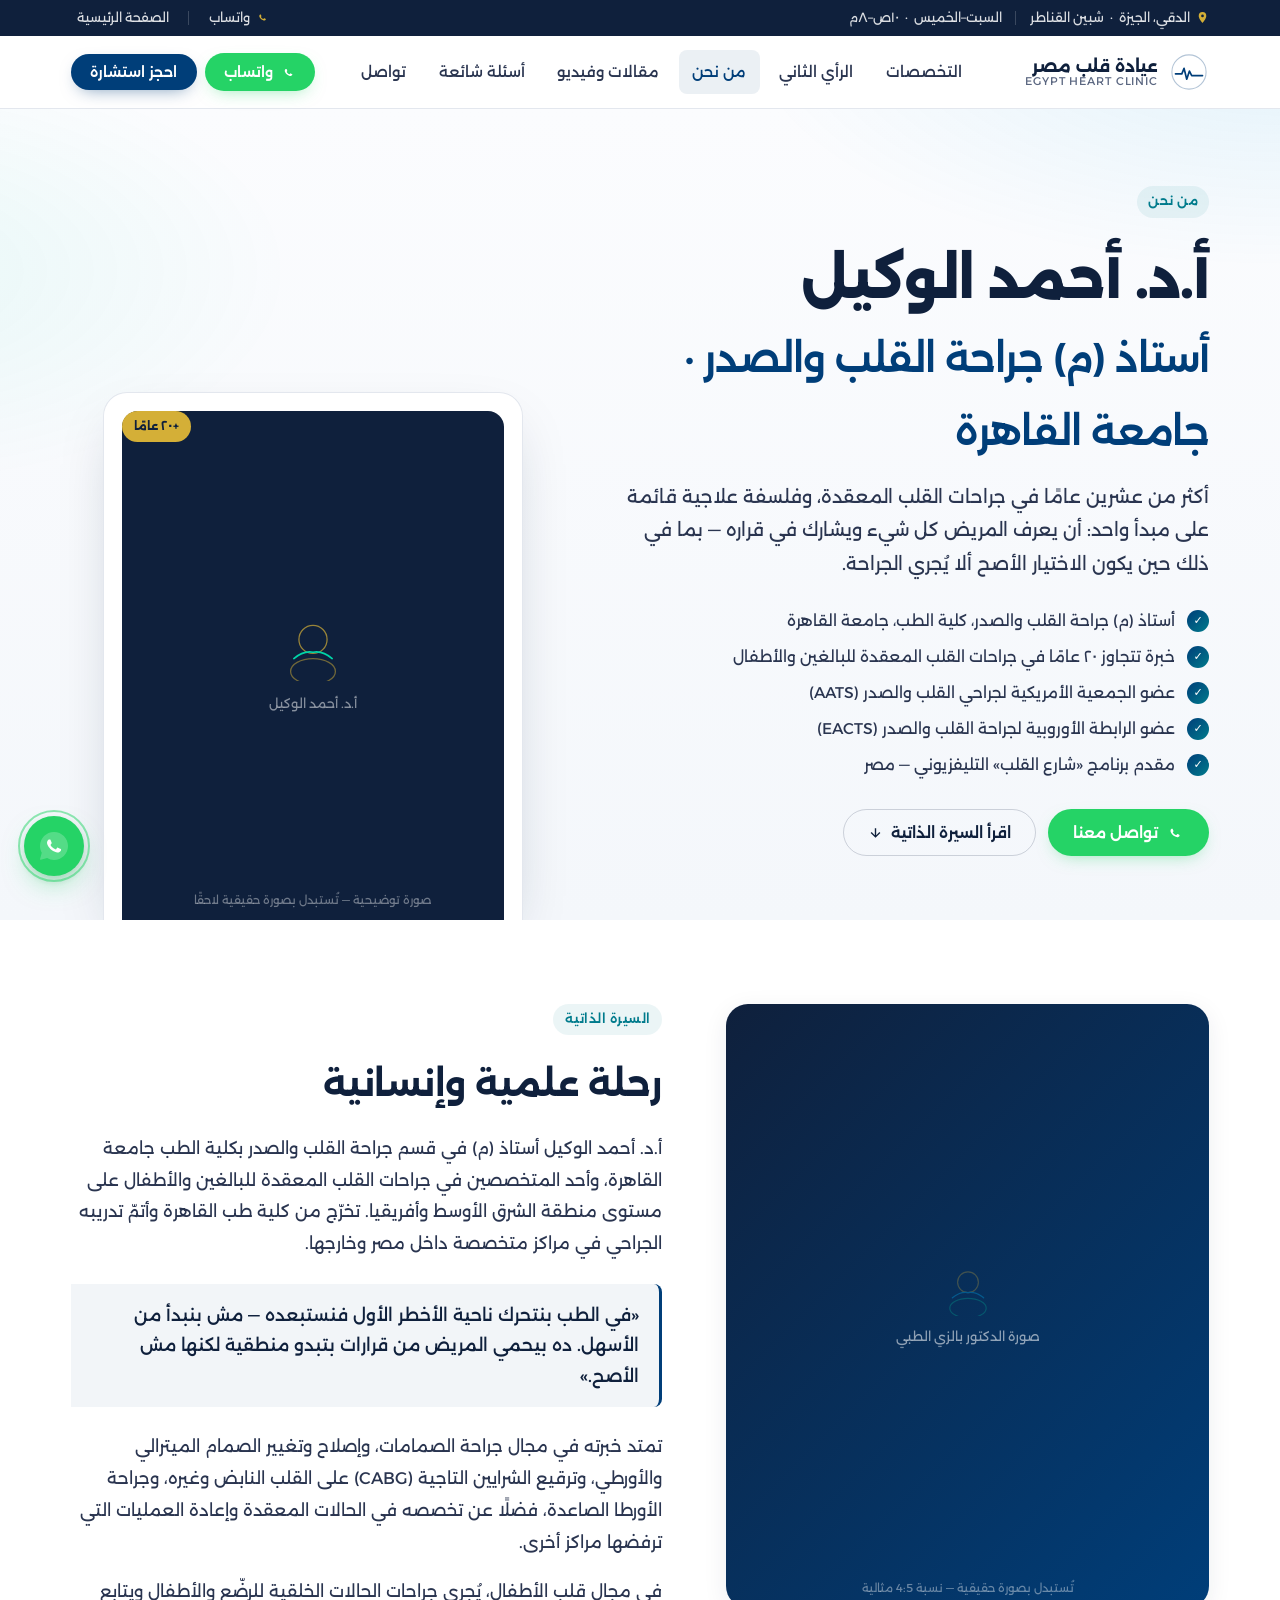
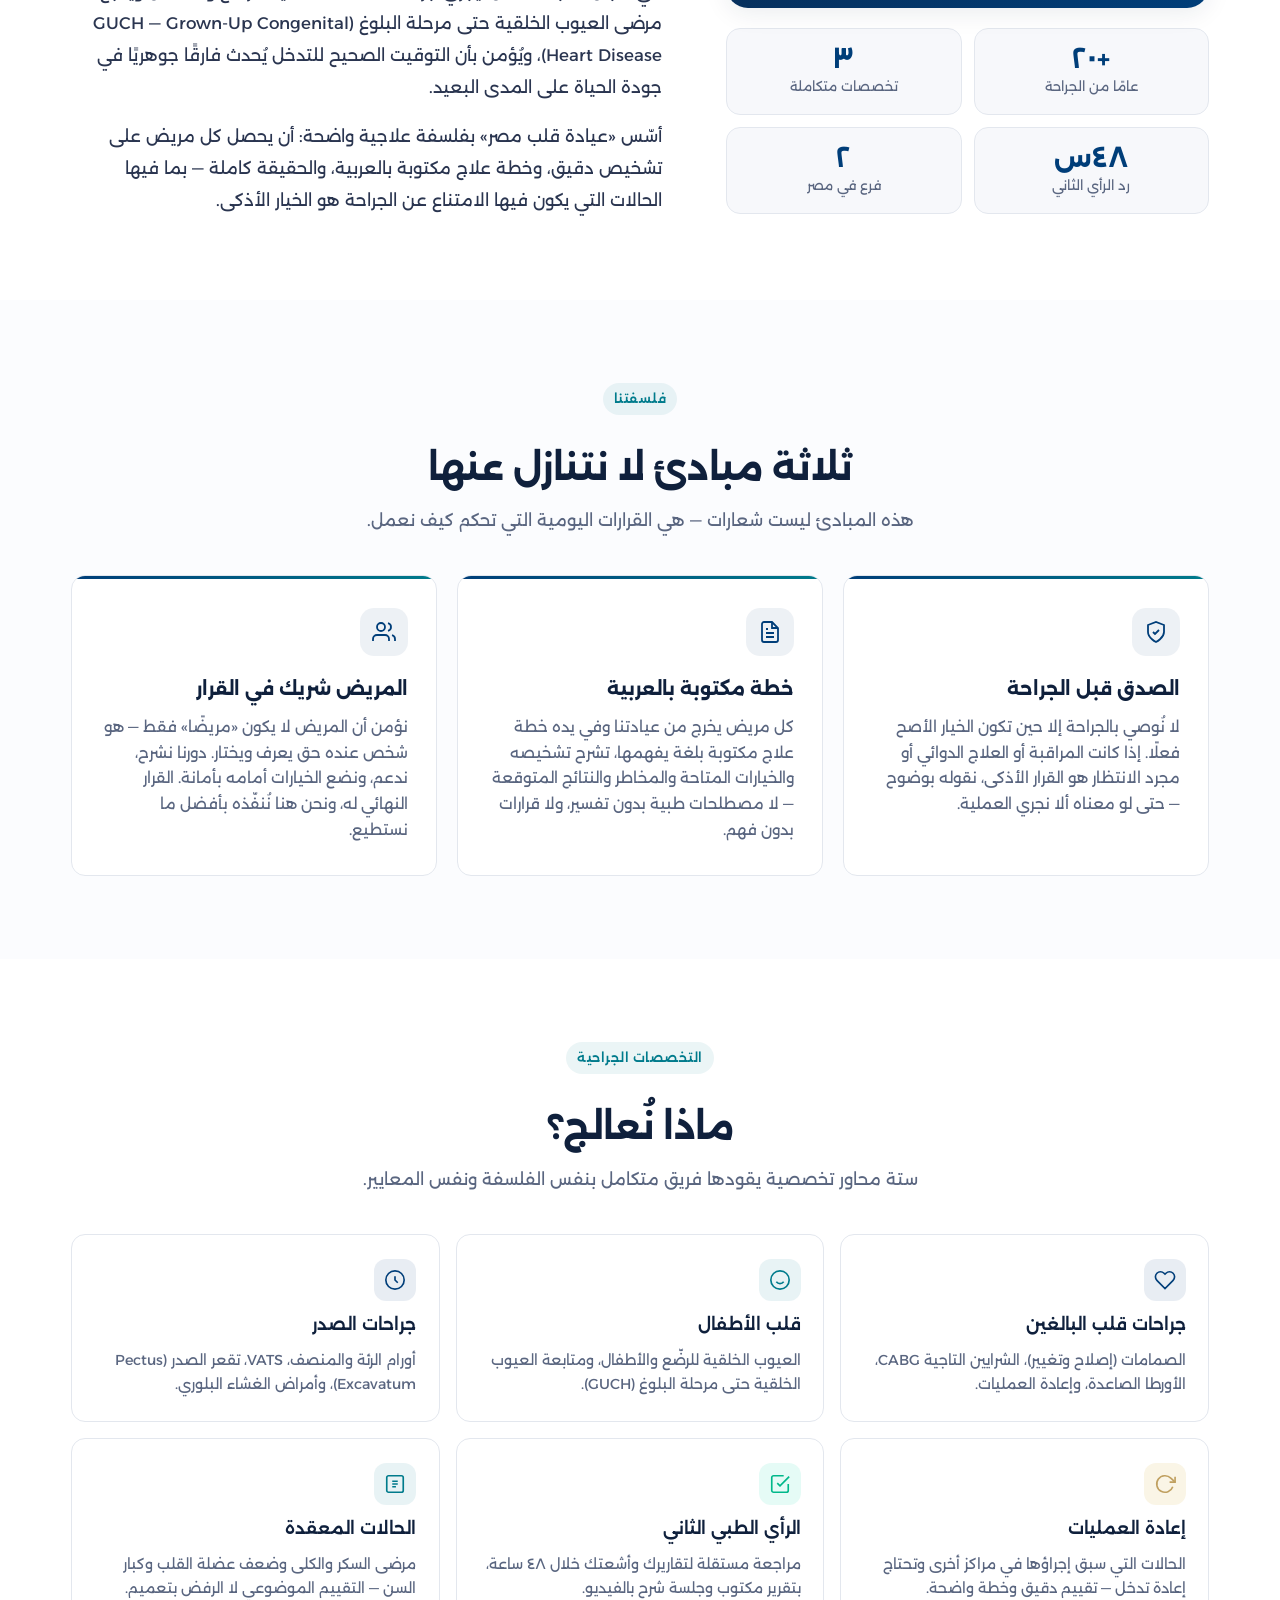
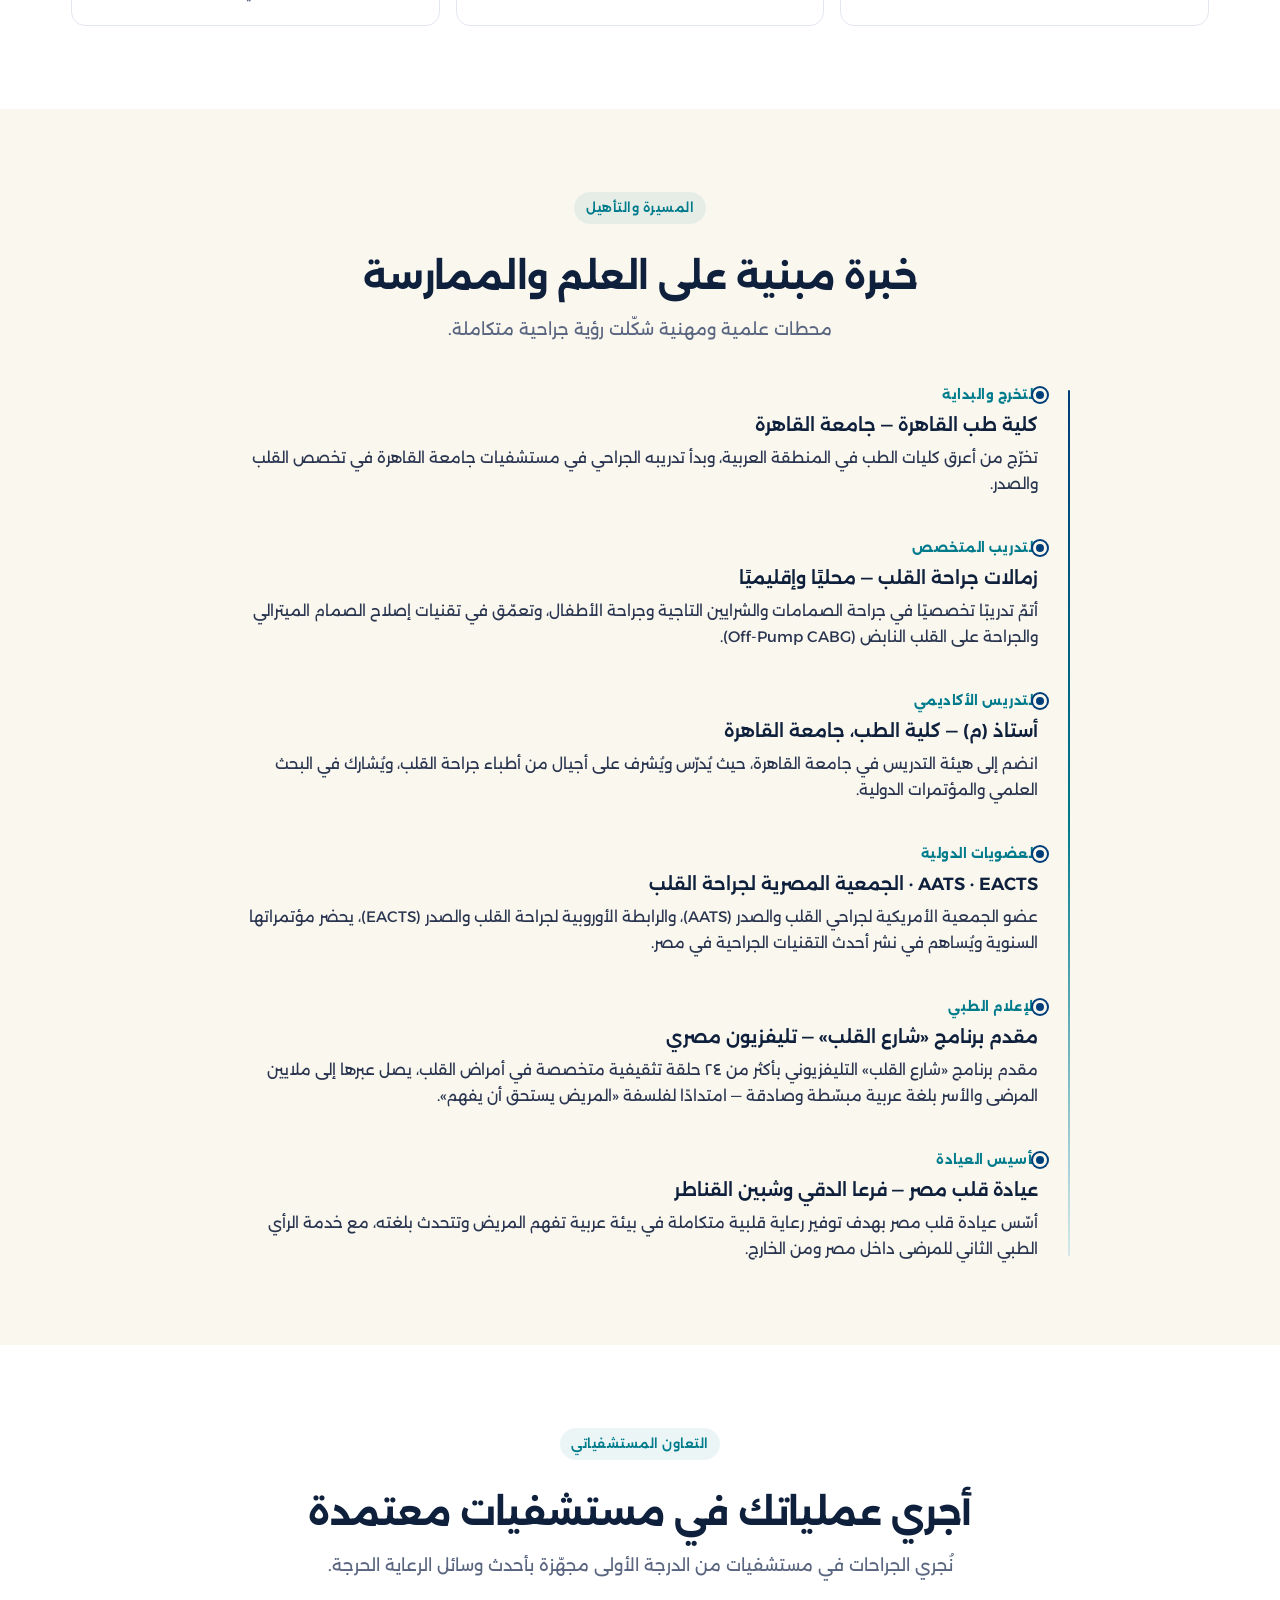
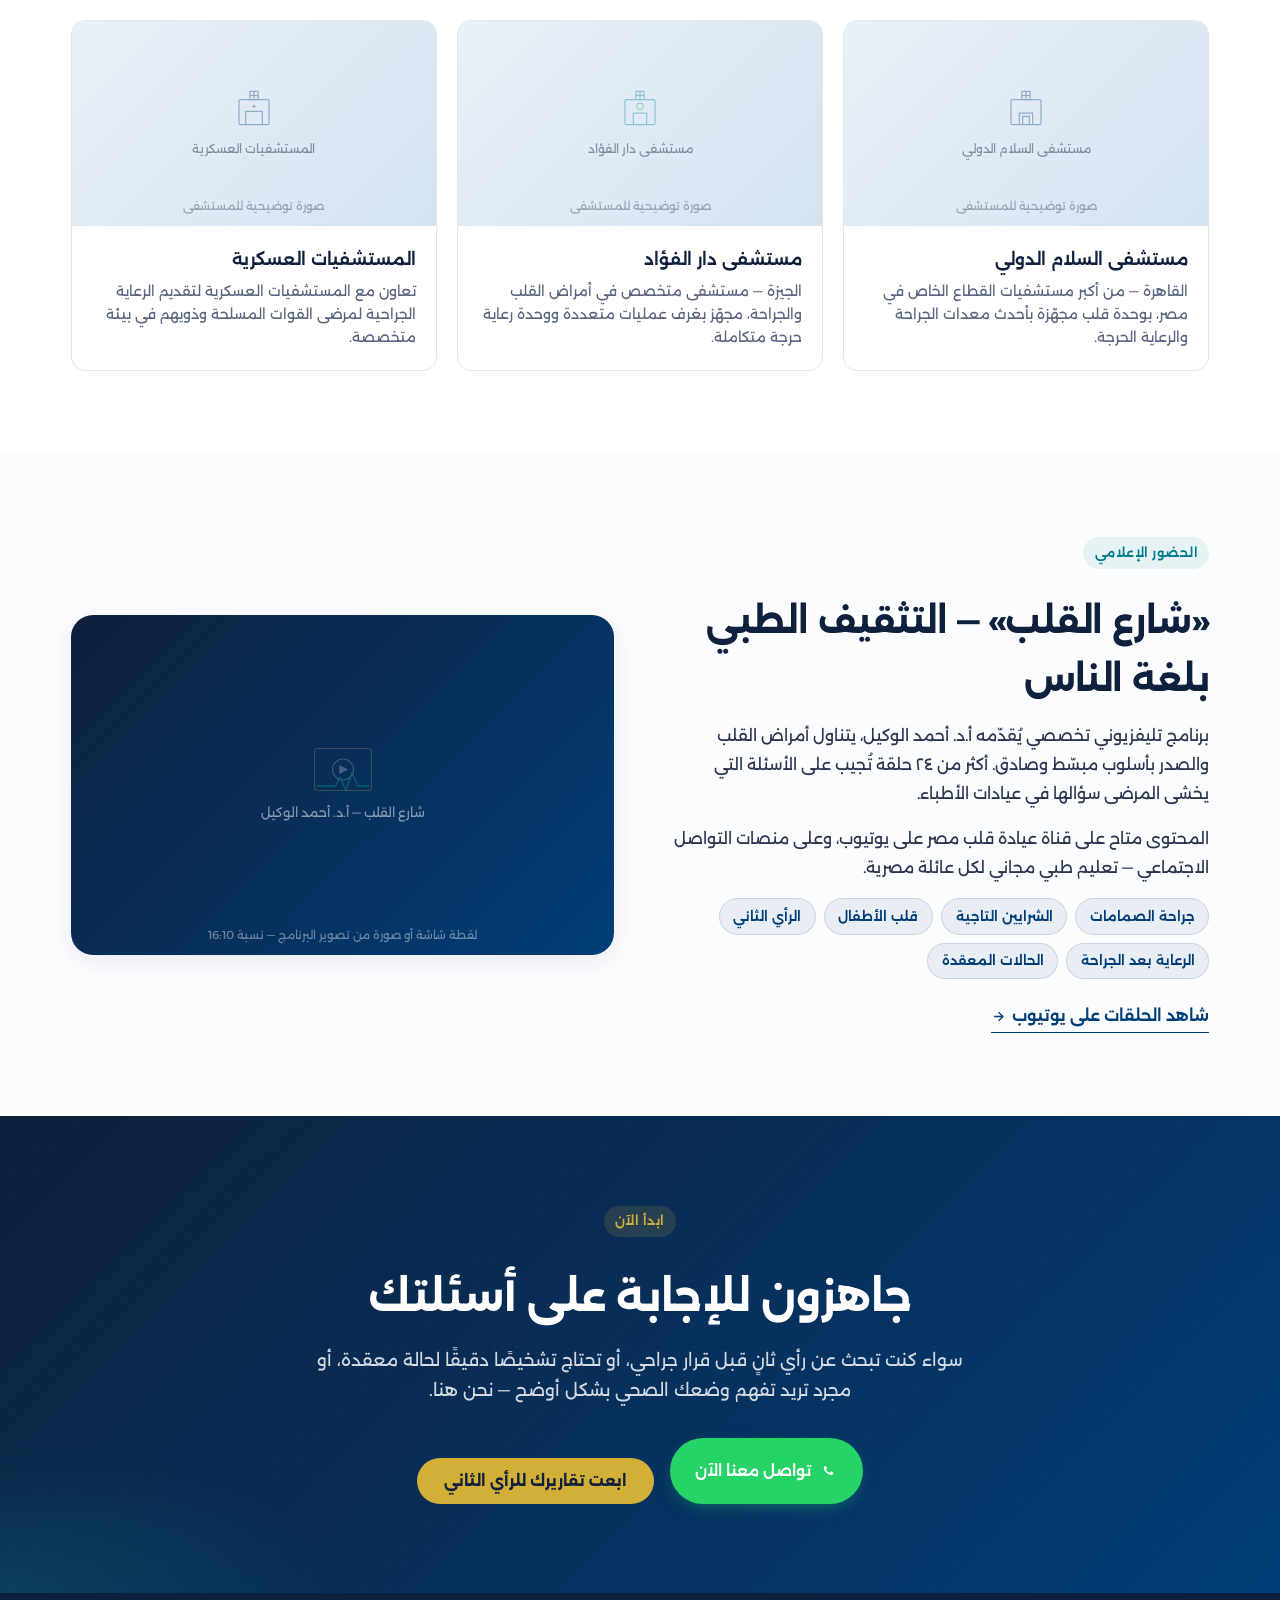
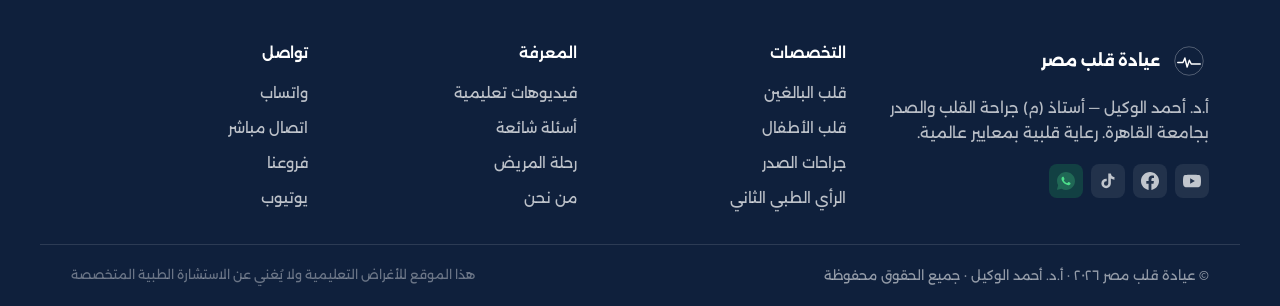
<file: about.html>
<!doctype html>
<html lang="ar" dir="rtl">
<head>
<meta charset="utf-8" />
<meta name="viewport" content="width=device-width, initial-scale=1, viewport-fit=cover" />
<meta name="theme-color" content="#0F203C" />

<title>من نحن | عيادة قلب مصر — أ.د. أحمد الوكيل</title>
<meta name="description" content="أ.د. أحمد الوكيل، أستاذ (م) جراحة القلب والصدر بجامعة القاهرة. أكثر من عشرين عامًا في جراحات القلب المعقدة، فلسفة علاجية قائمة على الصدق، ورعاية متكاملة لمرضى البالغين والأطفال." />

<!-- Open Graph -->
<meta property="og:type"        content="website" />
<meta property="og:url"         content="https://www.egyptheartclinic.com/about" />
<meta property="og:title"       content="من نحن | عيادة قلب مصر — أ.د. أحمد الوكيل" />
<meta property="og:description" content="أستاذ (م) جراحة القلب والصدر بجامعة القاهرة. جراحات معقدة، رأي ثانٍ، ورعاية متكاملة." />
<meta property="og:locale"      content="ar_EG" />
<meta name="twitter:card"       content="summary_large_image" />

<link rel="canonical" href="https://www.egyptheartclinic.com/about" />

<!-- Fonts -->
<link rel="preconnect" href="https://fonts.googleapis.com" />
<link rel="preconnect" href="https://fonts.gstatic.com" crossorigin />
<link href="https://fonts.googleapis.com/css2?family=Alexandria:wght@300;400;500;600;700;800&display=swap" rel="stylesheet" />

<link rel="stylesheet" href="./styles.css" />
<link rel="icon" type="image/svg+xml" href="./favicon.svg" />

<!-- Schema Markup -->
<script type="application/ld+json">
{
  "@context": "https://schema.org",
  "@graph": [
    {
      "@type": "WebSite",
      "@id": "https://www.egyptheartclinic.com/#website",
      "url": "https://www.egyptheartclinic.com/",
      "name": "عيادة قلب مصر",
      "alternateName": "Egypt Heart Clinic",
      "inLanguage": "ar"
    },
    {
      "@type": "AboutPage",
      "@id": "https://www.egyptheartclinic.com/about.html#webpage",
      "url": "https://www.egyptheartclinic.com/about.html",
      "name": "من نحن | أ.د. أحمد الوكيل — عيادة قلب مصر",
      "description": "تعرّف على أ.د. أحمد الوكيل، أستاذ (م) جراحة القلب والصدر بجامعة القاهرة، وفلسفته في رعاية مرضى القلب.",
      "inLanguage": "ar",
      "isPartOf": { "@id": "https://www.egyptheartclinic.com/#website" },
      "about": { "@id": "https://www.egyptheartclinic.com/#physician" },
      "datePublished": "2026-05-15",
      "dateModified": "2026-05-15",
      "breadcrumb": {
        "@type": "BreadcrumbList",
        "itemListElement": [
          { "@type": "ListItem", "position": 1, "name": "الرئيسية", "item": "https://www.egyptheartclinic.com/" },
          { "@type": "ListItem", "position": 2, "name": "من نحن", "item": "https://www.egyptheartclinic.com/about.html" }
        ]
      }
    },
    {
      "@type": "Physician",
      "@id": "https://www.egyptheartclinic.com/#physician",
      "name": "أ.د. أحمد الوكيل",
      "alternateName": "Prof. Dr. Ahmed Elwakeel",
      "url": "https://www.egyptheartclinic.com/about.html",
      "image": "https://www.egyptheartclinic.com/assets/dr-elwakeel.jpg",
      "jobTitle": "أستاذ (م) جراحة القلب والصدر",
      "description": "أستاذ (م) جراحة القلب والصدر بكلية الطب، جامعة القاهرة. أكثر من ٢٠ عامًا من الخبرة في جراحات القلب المفتوح للبالغين والأطفال، الصمامات، الشرايين التاجية، وجراحة الأبهر.",
      "medicalSpecialty": "Cardiothoracic Surgery",
      "affiliation": {
        "@type": "CollegeOrUniversity",
        "@id": "https://www.egyptheartclinic.com/#cairo-university",
        "name": "جامعة القاهرة",
        "alternateName": "Cairo University"
      },
      "worksFor": {
        "@type": "MedicalOrganization",
        "@id": "https://www.egyptheartclinic.com/#organization",
        "name": "عيادة قلب مصر",
        "alternateName": "Egypt Heart Clinic",
        "url": "https://www.egyptheartclinic.com/"
      },
      "telephone": "+201009831083",
      "knowsAbout": [
        "جراحة الصمام الميترالي",
        "جراحة الصمام الأورطي",
        "ترقيع الشرايين التاجية",
        "جراحة الأبهر الصاعد",
        "جراحة قلب الأطفال الخلقية",
        "إعادة جراحة القلب",
        "عملية أوزاكي",
        "جراحة القلب بالمنظار",
        "Mitral Valve Surgery",
        "Aortic Valve Surgery",
        "CABG",
        "Ozaki Procedure",
        "Redo Cardiac Surgery",
        "Pediatric Cardiac Surgery"
      ],
      "hasCredential": [
        {
          "@type": "EducationalOccupationalCredential",
          "credentialCategory": "degree",
          "educationalLevel": "doctorate",
          "recognizedBy": { "@type": "CollegeOrUniversity", "name": "Cairo University" }
        }
      ],
      "sameAs": [
        "https://www.youtube.com/@egyptheartclinic",
        "https://www.facebook.com/egyptheartclinic",
        "https://www.tiktok.com/@egyptheartclinic",
        "https://www.instagram.com/egyptheartclinic",
        "https://x.com/egyptheartclinc",
        "https://www.linkedin.com/in/ahmed-elwakeel-b5696943/"
      ]
    }
  ]
}
</script>

<style>
/* ── Page-specific styles for about.html ── */

/* About hero */
.about-hero {
    background:
        radial-gradient(900px 400px at 100% -10%, rgba(0, 154, 216, 0.10), transparent 60%),
        radial-gradient(700px 360px at -10% 20%, rgba(0, 213, 168, 0.07), transparent 60%),
        linear-gradient(180deg, #FBFCFE 0%, #F4F7FB 100%);
    padding: clamp(3rem, 6vw, 5rem) 0 0;
    overflow: hidden;
}
.about-hero-grid {
    display: grid;
    grid-template-columns: minmax(0, 1.1fr) minmax(0, 0.9fr);
    gap: clamp(2.5rem, 5vw, 5rem);
    align-items: flex-end;
}
.about-hero-copy { padding-bottom: clamp(2.5rem, 5vw, 4rem); }
.about-hero-copy h1 {
    font-size: clamp(2.2rem, 4.5vw, 3.4rem);
    font-weight: 800;
    color: var(--c-primary-navy);
    letter-spacing: -0.02em;
    line-height: 1.35;
    margin: 0.35rem 0 1.1rem;
}
.about-hero-copy .lead {
    font-size: clamp(1rem, 1.5vw, 1.15rem);
    color: var(--c-ink-2);
    max-width: 54ch;
    line-height: 1.8;
    margin: 0 0 1.75rem;
}
.credential-list {
    list-style: none; padding: 0; margin: 0 0 2rem;
    display: flex; flex-direction: column; gap: 0.65rem;
}
.credential-list li {
    display: flex; align-items: flex-start; gap: 0.75rem;
    font-size: 0.97rem; color: var(--c-ink-2);
}
.cred-dot {
    flex-shrink: 0;
    width: 22px; height: 22px;
    border-radius: 50%;
    background: linear-gradient(135deg, var(--c-secondary-navy), var(--c-medical-teal));
    color: var(--c-white);
    font-size: 0.7rem;
    display: inline-flex; align-items: center; justify-content: center;
    margin-top: 2px;
}

/* Doctor portrait — large card */
.doctor-portrait-wrap {
    display: flex; justify-content: center; align-items: flex-end;
}
.doctor-portrait-card {
    position: relative;
    width: min(420px, 100%);
    background: var(--c-white);
    border-radius: 24px 24px 0 0;
    padding: 18px 18px 0;
    box-shadow: var(--shadow-3);
    border: 1px solid var(--c-line);
    border-bottom: 0;
}
.doctor-portrait-card::before {
    content: "";
    position: absolute;
    inset: -12px; bottom: 0;
    border-radius: 32px 32px 0 0;
    background: linear-gradient(135deg, rgba(212,175,55,0.30), rgba(0,154,216,0.08) 60%, transparent);
    z-index: -1;
    filter: blur(10px);
}
.portrait-placeholder {
    border-radius: 16px 16px 0 0;
    overflow: hidden;
    aspect-ratio: 3 / 4;
    background: var(--c-primary-navy);
    position: relative;
    display: flex; align-items: center; justify-content: center;
    flex-direction: column; gap: 0.75rem;
}
.placeholder-label {
    position: absolute;
    bottom: 16px; inset-inline-start: 0; inset-inline-end: 0;
    text-align: center;
    background: rgba(15,32,60,0.7);
    color: rgba(255,255,255,0.75);
    font-size: 0.72rem;
    padding: 6px 12px;
    backdrop-filter: blur(4px);
}
.portrait-badge {
    position: absolute;
    top: 18px; inset-inline-end: 18px;
    background: var(--c-gold);
    color: var(--c-primary-navy);
    font-size: 0.72rem; font-weight: 700;
    padding: 6px 12px; border-radius: 999px;
}

/* Bio section */
.bio-section { background: var(--c-white); }
.bio-grid {
    display: grid;
    grid-template-columns: minmax(0, 0.9fr) minmax(0, 1.1fr);
    gap: clamp(2.5rem, 5vw, 5rem);
    align-items: flex-start;
}
.bio-aside {
    position: sticky; top: 90px;
}
.bio-photo {
    border-radius: var(--radius-lg);
    overflow: hidden;
    aspect-ratio: 4 / 5;
    background: var(--c-surface);
    position: relative;
    box-shadow: var(--shadow-2);
}
.bio-stats {
    margin-top: 1.25rem;
    display: grid; grid-template-columns: 1fr 1fr;
    gap: 0.75rem;
}
.bio-stat {
    background: var(--c-surface);
    border: 1px solid var(--c-line);
    border-radius: var(--radius);
    padding: 1rem;
    text-align: center;
}
.bio-stat-num {
    display: block;
    font-size: 1.6rem; font-weight: 700;
    color: var(--c-secondary-navy);
    line-height: 1.1;
}
.bio-stat-label { font-size: 0.82rem; color: var(--c-muted); margin-top: 0.2rem; display: block; }

.bio-body h2 {
    font-size: clamp(1.6rem, 2.8vw, 2.2rem);
    font-weight: 700;
    color: var(--c-primary-navy);
    letter-spacing: -0.015em;
    margin: 0 0 1.25rem;
}
.bio-body p {
    font-size: 1.05rem;
    line-height: 1.9;
    color: var(--c-ink-2);
    margin: 0 0 1.1rem;
}
.bio-body p:last-of-type { margin-bottom: 0; }
.bio-highlight {
    background: rgba(0, 62, 121, 0.05);
    border-inline-start: 3px solid var(--c-secondary-navy);
    border-radius: 0 var(--radius-sm) var(--radius-sm) 0;
    padding: 1rem 1.25rem;
    margin: 1.5rem 0;
    font-size: 1.08rem;
    font-style: normal;
    color: var(--c-primary-navy);
    font-weight: 500;
    line-height: 1.75;
}

/* Philosophy pillars */
.philosophy { background: var(--c-surface-alt); }
.pillars-grid {
    display: grid;
    grid-template-columns: repeat(3, 1fr);
    gap: 1.25rem;
    margin-top: 0.5rem;
}
.pillar-card {
    background: var(--c-white);
    border: 1px solid var(--c-line);
    border-radius: var(--radius);
    padding: 2rem 1.75rem;
    position: relative;
    overflow: hidden;
    transition: transform 0.2s var(--ease), box-shadow 0.2s var(--ease), border-color 0.2s var(--ease);
}
.pillar-card:hover {
    transform: translateY(-4px);
    box-shadow: var(--shadow-2);
    border-color: rgba(0,62,121,0.22);
}
.pillar-card::before {
    content: "";
    position: absolute;
    inset-block-start: 0; inset-inline: 0;
    height: 3px;
    background: linear-gradient(90deg, var(--c-secondary-navy), var(--c-medical-teal));
    border-radius: 3px 3px 0 0;
}
.pillar-icon {
    width: 48px; height: 48px;
    border-radius: 14px;
    background: rgba(0, 62, 121, 0.07);
    display: inline-flex; align-items: center; justify-content: center;
    color: var(--c-secondary-navy);
    margin-bottom: 1.1rem;
}
.pillar-card h3 {
    font-size: 1.15rem; font-weight: 700;
    color: var(--c-primary-navy);
    margin: 0 0 0.6rem;
}
.pillar-card p { margin: 0; color: var(--c-muted); font-size: 0.95rem; line-height: 1.7; }

/* Specializations */
.specs-grid {
    display: grid;
    grid-template-columns: repeat(3, 1fr);
    gap: 1rem;
}
.spec-card {
    background: var(--c-white);
    border: 1px solid var(--c-line);
    border-radius: var(--radius);
    padding: 1.5rem 1.4rem;
    transition: border-color 0.2s var(--ease), box-shadow 0.2s var(--ease), transform 0.2s var(--ease);
    display: flex; flex-direction: column; gap: 0.65rem;
}
.spec-card:hover {
    border-color: rgba(0,62,121,0.22);
    box-shadow: var(--shadow-1);
    transform: translateY(-2px);
}
.spec-icon {
    width: 42px; height: 42px;
    border-radius: 12px;
    display: inline-flex; align-items: center; justify-content: center;
}
.spec-icon--navy  { background: rgba(0,62,121,0.09); color: var(--c-secondary-navy); }
.spec-icon--teal  { background: rgba(0,123,140,0.09); color: var(--c-medical-teal); }
.spec-icon--gold  { background: rgba(212,175,55,0.12); color: var(--c-matte-gold); }
.spec-icon--green { background: rgba(0,213,168,0.10); color: #00B88A; }
.spec-card h3 { font-size: 1.05rem; font-weight: 600; color: var(--c-primary-navy); margin: 0; }
.spec-card p  { margin: 0; color: var(--c-muted); font-size: 0.9rem; line-height: 1.65; }

/* Training timeline */
.training { background: var(--c-cream); }
.timeline {
    position: relative;
    max-width: 860px;
    margin: 0 auto;
    padding-inline-start: 2rem;
}
.timeline::before {
    content: "";
    position: absolute;
    inset-inline-start: 0;
    top: 6px; bottom: 6px;
    width: 2px;
    background: linear-gradient(180deg, var(--c-secondary-navy), var(--c-medical-teal), rgba(0,154,216,0.15));
    border-radius: 2px;
}
.tl-item {
    position: relative;
    padding: 0 0 2.5rem 1.5rem;
}
.tl-item:last-child { padding-bottom: 0; }
.tl-dot {
    position: absolute;
    inset-inline-start: -0.55rem;
    top: 4px;
    width: 14px; height: 14px;
    border-radius: 50%;
    background: var(--c-secondary-navy);
    border: 3px solid var(--c-cream);
    box-shadow: 0 0 0 2px var(--c-secondary-navy);
}
.tl-year {
    font-size: 0.8rem; font-weight: 700;
    color: var(--c-medical-teal);
    letter-spacing: 0.04em;
    margin-bottom: 0.3rem;
    display: block;
}
.tl-item h3 {
    font-size: 1.1rem; font-weight: 600;
    color: var(--c-primary-navy);
    margin: 0 0 0.4rem;
}
.tl-item p { margin: 0; color: var(--c-ink-2); font-size: 0.95rem; line-height: 1.7; }

/* Hospital affiliations */
.hospitals { background: var(--c-white); }
.hospitals-grid {
    display: grid;
    grid-template-columns: repeat(3, 1fr);
    gap: 1.25rem;
}
.hospital-card {
    border: 1px solid var(--c-line);
    border-radius: var(--radius);
    overflow: hidden;
    transition: box-shadow 0.2s var(--ease), transform 0.2s var(--ease);
}
.hospital-card:hover { box-shadow: var(--shadow-2); transform: translateY(-3px); }
.hospital-thumb {
    aspect-ratio: 16 / 9;
    position: relative;
    overflow: hidden;
}
.hospital-body { padding: 1.25rem; }
.hospital-body h3 {
    font-size: 1.05rem; font-weight: 600;
    color: var(--c-primary-navy); margin: 0 0 0.4rem;
}
.hospital-body p { margin: 0; color: var(--c-muted); font-size: 0.88rem; }

/* Media section */
.media-section { background: var(--c-surface-alt); }
.media-grid {
    display: grid;
    grid-template-columns: minmax(0, 1fr) minmax(0, 1fr);
    gap: clamp(2rem, 4vw, 4rem);
    align-items: center;
}
.media-copy h2 {
    font-size: clamp(1.6rem, 2.8vw, 2.2rem);
    font-weight: 700; color: var(--c-primary-navy);
    letter-spacing: -0.015em; margin: 0.25rem 0 0.9rem;
}
.media-copy p { color: var(--c-ink-2); margin: 0 0 1rem; line-height: 1.8; }
.media-tags {
    display: flex; flex-wrap: wrap; gap: 0.5rem;
    margin-top: 1rem;
}
.media-tag {
    background: rgba(0,62,121,0.07);
    color: var(--c-secondary-navy);
    font-size: 0.82rem; font-weight: 600;
    padding: 0.4rem 0.85rem;
    border-radius: 999px;
    border: 1px solid rgba(0,62,121,0.14);
}
.media-visual {
    border-radius: var(--radius-lg);
    overflow: hidden;
    aspect-ratio: 16 / 10;
    position: relative;
    box-shadow: var(--shadow-2);
}

/* CTA band (reuses .second-opinion styles but different content) */
.cta-band {
    background:
        radial-gradient(600px 280px at 0% 100%, rgba(0,213,168,0.14), transparent 55%),
        linear-gradient(135deg, #0F203C 0%, #003E79 100%);
    color: var(--c-white);
    position: relative;
    overflow: hidden;
}
.cta-band::before {
    content: "";
    position: absolute; inset: 0;
    background-image: radial-gradient(rgba(255,255,255,0.05) 1px, transparent 1px);
    background-size: 22px 22px;
    opacity: 0.35;
    pointer-events: none;
}
.cta-inner {
    position: relative;
    text-align: center;
    padding: clamp(3.5rem, 7vw, 6rem) 0;
    max-width: 680px;
    margin: 0 auto;
}
.cta-inner h2 {
    font-size: clamp(1.8rem, 3.5vw, 2.6rem);
    font-weight: 700; color: var(--c-white);
    margin: 0.35rem 0 0.9rem;
    letter-spacing: -0.01em;
}
.cta-inner p {
    color: rgba(255,255,255,0.82);
    font-size: 1.08rem;
    line-height: 1.75;
    margin: 0 0 2rem;
}
.cta-btns { display: flex; gap: 1rem; justify-content: center; flex-wrap: wrap; }

/* Generic image placeholder */
.img-placeholder {
    width: 100%; height: 100%;
    display: flex; align-items: center; justify-content: center;
    flex-direction: column; gap: 0.65rem;
    background: linear-gradient(135deg, #0F203C 0%, #003E79 100%);
    color: rgba(255,255,255,0.55);
    font-size: 0.78rem;
    text-align: center;
    padding: 1rem;
    position: relative;
}
.img-placeholder svg { opacity: 0.4; }
.img-placeholder-label {
    font-size: 0.72rem;
    color: rgba(255,255,255,0.4);
    position: absolute;
    bottom: 10px; inset-inline: 0;
    text-align: center;
}
.img-placeholder--light {
    background: linear-gradient(135deg, #EAF1F8 0%, #D4E3F0 100%);
    color: rgba(15,32,60,0.4);
}
.img-placeholder--light svg { opacity: 0.35; color: var(--c-secondary-navy); }
.img-placeholder--light .img-placeholder-label { color: rgba(15,32,60,0.35); }

/* Active nav link */
.primary-nav a[aria-current="page"],
.primary-nav a.is-active {
    color: var(--c-secondary-navy);
    background: rgba(0,62,121,0.08);
}

/* Responsive */
@media (max-width: 1024px) {
    .about-hero-grid { grid-template-columns: 1fr; }
    .doctor-portrait-wrap { justify-content: flex-start; }
    .doctor-portrait-card { border-radius: 24px; border: 1px solid var(--c-line); padding-bottom: 0; }
    .portrait-placeholder { aspect-ratio: 16 / 9; border-radius: 16px; }
    .bio-grid { grid-template-columns: 1fr; }
    .bio-aside { position: static; }
    .bio-photo { aspect-ratio: 16 / 9; }
    .pillars-grid { grid-template-columns: 1fr; }
    .specs-grid { grid-template-columns: repeat(2, 1fr); }
    .hospitals-grid { grid-template-columns: repeat(2, 1fr); }
    .media-grid { grid-template-columns: 1fr; }
}
@media (max-width: 768px) {
    .specs-grid { grid-template-columns: 1fr; }
    .hospitals-grid { grid-template-columns: 1fr; }
    .bio-stats { grid-template-columns: repeat(2, 1fr); }
}
</style>
</head>
<body>

<!-- Skip to content -->
<a class="skip-link sr-only" href="#main">انتقل إلى المحتوى الرئيسي</a>

<!-- ══════════════════ Utility Banner ══════════════════ -->
<div class="utility-banner" role="region" aria-label="شريط معلومات سريعة">
  <div class="container utility-row">
    <div class="utility-left">
      <span class="util-item">
        <svg aria-hidden="true" viewBox="0 0 24 24" width="13" height="13"><path fill="currentColor" d="M12 2a7 7 0 0 0-7 7c0 5.25 7 13 7 13s7-7.75 7-13a7 7 0 0 0-7-7Zm0 9.5A2.5 2.5 0 1 1 12 6.5a2.5 2.5 0 0 1 0 5Z"/></svg>
        الدقي، الجيزة &nbsp;·&nbsp; شبين القناطر
      </span>
      <span class="util-divider" aria-hidden="true"></span>
      <span class="util-item util-hours">السبت–الخميس &nbsp;·&nbsp; ١٠ص–٨م</span>
    </div>
    <div class="utility-right">
      <a href="https://wa.me/201009831083" class="util-item util-link" target="_blank" rel="noopener" aria-label="تواصل عبر واتساب">
        <svg aria-hidden="true" viewBox="0 0 24 24" width="13" height="13" fill="currentColor"><path d="M17.472 14.382c-.297-.149-1.758-.867-2.03-.967-.273-.099-.471-.148-.67.15-.197.297-.767.966-.94 1.164-.173.199-.347.223-.644.075-.297-.15-1.255-.463-2.39-1.475-.883-.788-1.48-1.761-1.653-2.059-.173-.297-.018-.458.13-.606.134-.133.298-.347.446-.52.149-.174.198-.298.298-.497.099-.198.05-.371-.025-.52-.075-.149-.669-1.612-.916-2.207-.242-.579-.487-.5-.669-.51-.173-.008-.371-.01-.57-.01-.198 0-.52.074-.792.372-.272.297-1.04 1.016-1.04 2.479 0 1.462 1.065 2.875 1.213 3.074.149.198 2.096 3.2 5.077 4.487.709.306 1.262.489 1.694.625.712.227 1.36.195 1.871.118.571-.085 1.758-.719 2.006-1.413.248-.694.248-1.289.173-1.413-.074-.124-.272-.198-.57-.347z"/></svg>
        واتساب
      </a>
      <span class="util-divider" aria-hidden="true"></span>
      <a href="./index.html" class="util-item util-link">الصفحة الرئيسية</a>
    </div>
  </div>
</div>

<!-- ══════════════════ Sticky Nav ══════════════════ -->
<header class="site-header" id="siteHeader">
  <div class="container nav-row">

    <a href="./index.html" class="brand" aria-label="عيادة قلب مصر — الصفحة الرئيسية">
      <span class="brand-mark" aria-hidden="true">
        <svg viewBox="0 0 40 40" width="36" height="36" fill="none">
          <circle cx="20" cy="20" r="19" stroke="currentColor" stroke-width="1.2" opacity="0.3"/>
          <path d="M5 22 h7 l2.5-6 l3 12 l3-9 l2.5 5 h12"
                stroke="currentColor" stroke-width="1.9"
                stroke-linecap="round" stroke-linejoin="round" fill="none"/>
        </svg>
      </span>
      <span class="brand-text">
        <span class="brand-ar">عيادة قلب مصر</span>
        <span class="brand-en">Egypt Heart Clinic</span>
      </span>
    </a>

    <nav class="primary-nav" aria-label="القائمة الرئيسية">
      <ul>
        <li><a href="./index.html#services">التخصصات</a></li>
        <li><a href="./index.html#second-opinion">الرأي الثاني</a></li>
        <li><a href="./about.html" aria-current="page" class="is-active">من نحن</a></li>
        <li><a href="./index.html#articles">مقالات وفيديو</a></li>
        <li><a href="./index.html#glossary">أسئلة شائعة</a></li>
        <li><a href="./index.html#contact">تواصل</a></li>
      </ul>
    </nav>

    <div class="nav-cta">
      <a href="https://wa.me/201009831083" class="btn btn-wa btn-sm nav-wa" target="_blank" rel="noopener" aria-label="تواصل عبر واتساب">
        <svg aria-hidden="true" viewBox="0 0 24 24" width="15" height="15" fill="currentColor"><path d="M17.472 14.382c-.297-.149-1.758-.867-2.03-.967-.273-.099-.471-.148-.67.15-.197.297-.767.966-.94 1.164-.173.199-.347.223-.644.075-.297-.15-1.255-.463-2.39-1.475-.883-.788-1.48-1.761-1.653-2.059-.173-.297-.018-.458.13-.606.134-.133.298-.347.446-.52.149-.174.198-.298.298-.497.099-.198.05-.371-.025-.52-.075-.149-.669-1.612-.916-2.207-.242-.579-.487-.5-.669-.51-.173-.008-.371-.01-.57-.01-.198 0-.52.074-.792.372-.272.297-1.04 1.016-1.04 2.479 0 1.462 1.065 2.875 1.213 3.074.149.198 2.096 3.2 5.077 4.487.709.306 1.262.489 1.694.625.712.227 1.36.195 1.871.118.571-.085 1.758-.719 2.006-1.413.248-.694.248-1.289.173-1.413-.074-.124-.272-.198-.57-.347z"/></svg>
        واتساب
      </a>
      <a href="./index.html#contact" class="btn btn-primary btn-sm">احجز استشارة</a>
      <button class="nav-toggle" type="button" aria-label="فتح القائمة" aria-expanded="false" aria-controls="mobileNav">
        <span></span><span></span><span></span>
      </button>
    </div>
  </div>

  <!-- Mobile drawer -->
  <nav class="mobile-nav" id="mobileNav" hidden aria-label="القائمة المحمولة">
    <ul>
      <li><a href="./index.html#services">التخصصات</a></li>
      <li><a href="./index.html#second-opinion">الرأي الثاني</a></li>
      <li><a href="./about.html">من نحن</a></li>
      <li><a href="./index.html#articles">مقالات وفيديو</a></li>
      <li><a href="./index.html#glossary">أسئلة شائعة</a></li>
      <li><a href="./index.html#contact">تواصل</a></li>
      <li>
        <a href="https://wa.me/201009831083" class="btn btn-wa btn-block" target="_blank" rel="noopener">
          <svg aria-hidden="true" viewBox="0 0 24 24" width="18" height="18" fill="currentColor"><path d="M17.472 14.382c-.297-.149-1.758-.867-2.03-.967-.273-.099-.471-.148-.67.15-.197.297-.767.966-.94 1.164-.173.199-.347.223-.644.075-.297-.15-1.255-.463-2.39-1.475-.883-.788-1.48-1.761-1.653-2.059-.173-.297-.018-.458.13-.606.134-.133.298-.347.446-.52.149-.174.198-.298.298-.497.099-.198.05-.371-.025-.52-.075-.149-.669-1.612-.916-2.207-.242-.579-.487-.5-.669-.51-.173-.008-.371-.01-.57-.01-.198 0-.52.074-.792.372-.272.297-1.04 1.016-1.04 2.479 0 1.462 1.065 2.875 1.213 3.074.149.198 2.096 3.2 5.077 4.487.709.306 1.262.489 1.694.625.712.227 1.36.195 1.871.118.571-.085 1.758-.719 2.006-1.413.248-.694.248-1.289.173-1.413-.074-.124-.272-.198-.57-.347z"/></svg>
          تواصل عبر واتساب
        </a>
      </li>
      <li><a href="./index.html#contact" class="btn btn-primary btn-block">احجز استشارة</a></li>
    </ul>
  </nav>
</header>

<main id="main">

<!-- ══════════════════ About Hero ══════════════════ -->
<section class="about-hero" aria-labelledby="aboutTitle">
  <div class="container about-hero-grid">

    <div class="about-hero-copy">
      <span class="eyebrow">من نحن</span>
      <h1 id="aboutTitle">
        أ.د. أحمد الوكيل<br>
        <span style="color: var(--c-secondary-navy); font-size: 0.72em; font-weight: 600;">أستاذ (م) جراحة القلب والصدر · جامعة القاهرة</span>
      </h1>
      <p class="lead">
        أكثر من عشرين عامًا في جراحات القلب المعقدة، وفلسفة علاجية قائمة على مبدأ واحد:
        أن يعرف المريض كل شيء ويشارك في قراره — بما في ذلك حين يكون الاختيار الأصح ألا يُجري الجراحة.
      </p>
      <ul class="credential-list">
        <li>
          <span class="cred-dot" aria-hidden="true">✓</span>
          أستاذ (م) جراحة القلب والصدر، كلية الطب، جامعة القاهرة
        </li>
        <li>
          <span class="cred-dot" aria-hidden="true">✓</span>
          خبرة تتجاوز ٢٠ عامًا في جراحات القلب المعقدة للبالغين والأطفال
        </li>
        <li>
          <span class="cred-dot" aria-hidden="true">✓</span>
          عضو الجمعية الأمريكية لجراحي القلب والصدر (AATS)
        </li>
        <li>
          <span class="cred-dot" aria-hidden="true">✓</span>
          عضو الرابطة الأوروبية لجراحة القلب والصدر (EACTS)
        </li>
        <li>
          <span class="cred-dot" aria-hidden="true">✓</span>
          مقدم برنامج «شارع القلب» التليفزيوني — مصر
        </li>
      </ul>
      <div style="display:flex; gap: 0.75rem; flex-wrap: wrap;">
        <a href="https://wa.me/201009831083" class="btn btn-wa" target="_blank" rel="noopener">
          <svg aria-hidden="true" viewBox="0 0 24 24" width="18" height="18" fill="currentColor"><path d="M17.472 14.382c-.297-.149-1.758-.867-2.03-.967-.273-.099-.471-.148-.67.15-.197.297-.767.966-.94 1.164-.173.199-.347.223-.644.075-.297-.15-1.255-.463-2.39-1.475-.883-.788-1.48-1.761-1.653-2.059-.173-.297-.018-.458.13-.606.134-.133.298-.347.446-.52.149-.174.198-.298.298-.497.099-.198.05-.371-.025-.52-.075-.149-.669-1.612-.916-2.207-.242-.579-.487-.5-.669-.51-.173-.008-.371-.01-.57-.01-.198 0-.52.074-.792.372-.272.297-1.04 1.016-1.04 2.479 0 1.462 1.065 2.875 1.213 3.074.149.198 2.096 3.2 5.077 4.487.709.306 1.262.489 1.694.625.712.227 1.36.195 1.871.118.571-.085 1.758-.719 2.006-1.413.248-.694.248-1.289.173-1.413-.074-.124-.272-.198-.57-.347z"/></svg>
          تواصل معنا
        </a>
        <a href="#bio" class="btn btn-ghost">
          اقرأ السيرة الذاتية
          <svg aria-hidden="true" viewBox="0 0 24 24" width="15" height="15" fill="none" stroke="currentColor" stroke-width="2.2"><path d="M12 5v14M5 12l7 7 7-7"/></svg>
        </a>
      </div>
    </div>

    <!-- Portrait placeholder — replace with real photo -->
    <div class="doctor-portrait-wrap" aria-hidden="true">
      <div class="doctor-portrait-card">
        <div class="portrait-placeholder">
          <!--
            استبدل هذا القسم بصورة حقيقية:
            <img src="./assets/dr-elwakeel-about.jpg"
                 alt="أ.د. أحمد الوكيل — أستاذ (م) جراحة القلب والصدر"
                 loading="eager" width="420" height="560">
          -->
          <svg viewBox="0 0 100 100" width="64" height="64" fill="none">
            <circle cx="50" cy="35" r="22" stroke="#D4AF37" stroke-width="2" opacity=".7"/>
            <ellipse cx="50" cy="85" rx="35" ry="20" stroke="#D4AF37" stroke-width="2" opacity=".5"/>
            <path d="M20 65 Q35 52 50 55 Q65 52 80 65" stroke="#00D5A8" stroke-width="2.5" fill="none" stroke-linecap="round"/>
          </svg>
          <span style="color:rgba(255,255,255,0.5);font-size:0.8rem;">أ.د. أحمد الوكيل</span>
          <span class="img-placeholder-label">صورة توضيحية — تُستبدل بصورة حقيقية لاحقًا</span>
        </div>
        <div class="portrait-badge">+٢٠ عامًا</div>
      </div>
    </div>

  </div>
</section>

<!-- ══════════════════ Biography ══════════════════ -->
<section class="section bio-section" id="bio" aria-labelledby="bioTitle">
  <div class="container bio-grid">

    <!-- Aside: portrait + stats -->
    <div class="bio-aside">
      <div class="bio-photo" aria-hidden="true">
        <!--
          استبدل بصورة حقيقية:
          <img src="./assets/dr-elwakeel-profile.jpg"
               alt="" loading="lazy" width="480" height="600">
        -->
        <div class="img-placeholder">
          <svg viewBox="0 0 80 80" width="52" height="52" fill="none">
            <circle cx="40" cy="28" r="16" stroke="rgba(212,175,55,0.7)" stroke-width="1.8"/>
            <ellipse cx="40" cy="68" rx="28" ry="15" stroke="rgba(0,213,168,0.6)" stroke-width="1.8"/>
            <path d="M16 52 Q28 42 40 44 Q52 42 64 52" stroke="#009AD8" stroke-width="2" fill="none" stroke-linecap="round"/>
          </svg>
          <span style="font-size:0.8rem;">صورة الدكتور بالزي الطبي</span>
          <span class="img-placeholder-label">تُستبدل بصورة حقيقية — نسبة 4:5 مثالية</span>
        </div>
      </div>
      <div class="bio-stats">
        <div class="bio-stat">
          <span class="bio-stat-num">+٢٠</span>
          <span class="bio-stat-label">عامًا من الجراحة</span>
        </div>
        <div class="bio-stat">
          <span class="bio-stat-num">٣</span>
          <span class="bio-stat-label">تخصصات متكاملة</span>
        </div>
        <div class="bio-stat">
          <span class="bio-stat-num">٤٨س</span>
          <span class="bio-stat-label">رد الرأي الثاني</span>
        </div>
        <div class="bio-stat">
          <span class="bio-stat-num">٢</span>
          <span class="bio-stat-label">فرع في مصر</span>
        </div>
      </div>
    </div>

    <!-- Body: biography text -->
    <div class="bio-body">
      <span class="eyebrow">السيرة الذاتية</span>
      <h2 id="bioTitle">رحلة علمية وإنسانية</h2>

      <p>
        أ.د. أحمد الوكيل أستاذ (م) في قسم جراحة القلب والصدر بكلية الطب جامعة القاهرة،
        وأحد المتخصصين في جراحات القلب المعقدة للبالغين والأطفال على مستوى منطقة الشرق الأوسط وأفريقيا.
        تخرّج من كلية طب القاهرة وأتمّ تدريبه الجراحي في مراكز متخصصة داخل مصر وخارجها.
      </p>

      <blockquote class="bio-highlight">
        «في الطب بنتحرك ناحية الأخطر الأول فنستبعده — مش بنبدأ من الأسهل. ده بيحمي المريض من قرارات
        بتبدو منطقية لكنها مش الأصح.»
      </blockquote>

      <p>
        تمتد خبرته في مجال جراحة الصمامات، وإصلاح وتغيير الصمام الميترالي والأورطي، وترقيع الشرايين التاجية
        (CABG) على القلب النابض وغيره، وجراحة الأورطا الصاعدة، فضلًا عن تخصصه في الحالات المعقدة وإعادة
        العمليات التي ترفضها مراكز أخرى.
      </p>

      <p>
        في مجال قلب الأطفال، يُجري جراحات الحالات الخلقية للرضّع والأطفال ويتابع مرضى العيوب الخلقية حتى
        مرحلة البلوغ (GUCH — Grown-Up Congenital Heart Disease)، ويُؤمن بأن التوقيت الصحيح للتدخل
        يُحدث فارقًا جوهريًا في جودة الحياة على المدى البعيد.
      </p>

      <p>
        أسّس «عيادة قلب مصر» بفلسفة علاجية واضحة: أن يحصل كل مريض على تشخيص دقيق، وخطة علاج مكتوبة
        بالعربية، والحقيقة كاملة — بما فيها الحالات التي يكون فيها الامتناع عن الجراحة هو الخيار الأذكى.
      </p>
    </div>

  </div>
</section>

<!-- ══════════════════ Philosophy ══════════════════ -->
<section class="section philosophy" aria-labelledby="philTitle">
  <div class="container">
    <header class="section-head">
      <span class="eyebrow">فلسفتنا</span>
      <h2 id="philTitle">ثلاثة مبادئ لا نتنازل عنها</h2>
      <p class="section-lede">هذه المبادئ ليست شعارات — هي القرارات اليومية التي تحكم كيف نعمل.</p>
    </header>

    <div class="pillars-grid">

      <div class="pillar-card">
        <div class="pillar-icon" aria-hidden="true">
          <svg viewBox="0 0 24 24" width="24" height="24" fill="none" stroke="currentColor" stroke-width="1.8">
            <path d="M12 22s8-4 8-10V5l-8-3-8 3v7c0 6 8 10 8 10z"/>
            <path d="M9 12l2 2 4-4"/>
          </svg>
        </div>
        <h3>الصدق قبل الجراحة</h3>
        <p>
          لا نُوصي بالجراحة إلا حين تكون الخيار الأصح فعلًا. إذا كانت المراقبة أو العلاج الدوائي
          أو مجرد الانتظار هو القرار الأذكى، نقوله بوضوح — حتى لو معناه ألا نجري العملية.
        </p>
      </div>

      <div class="pillar-card">
        <div class="pillar-icon" aria-hidden="true">
          <svg viewBox="0 0 24 24" width="24" height="24" fill="none" stroke="currentColor" stroke-width="1.8">
            <path d="M14 2H6a2 2 0 0 0-2 2v16a2 2 0 0 0 2 2h12a2 2 0 0 0 2-2V8z"/>
            <polyline points="14 2 14 8 20 8"/>
            <line x1="16" y1="13" x2="8" y2="13"/>
            <line x1="16" y1="17" x2="8" y2="17"/>
            <polyline points="10 9 9 9 8 9"/>
          </svg>
        </div>
        <h3>خطة مكتوبة بالعربية</h3>
        <p>
          كل مريض يخرج من عيادتنا وفي يده خطة علاج مكتوبة بلغة يفهمها، تشرح تشخيصه والخيارات المتاحة
          والمخاطر والنتائج المتوقعة — لا مصطلحات طبية بدون تفسير، ولا قرارات بدون فهم.
        </p>
      </div>

      <div class="pillar-card">
        <div class="pillar-icon" aria-hidden="true">
          <svg viewBox="0 0 24 24" width="24" height="24" fill="none" stroke="currentColor" stroke-width="1.8">
            <path d="M17 21v-2a4 4 0 0 0-4-4H5a4 4 0 0 0-4 4v2"/>
            <circle cx="9" cy="7" r="4"/>
            <path d="M23 21v-2a4 4 0 0 0-3-3.87"/>
            <path d="M16 3.13a4 4 0 0 1 0 7.75"/>
          </svg>
        </div>
        <h3>المريض شريك في القرار</h3>
        <p>
          نؤمن أن المريض لا يكون «مريضًا» فقط — هو شخص عنده حق يعرف ويختار. دورنا نشرح، ندعم،
          ونضع الخيارات أمامه بأمانة. القرار النهائي له، ونحن هنا نُنفّذه بأفضل ما نستطيع.
        </p>
      </div>

    </div>
  </div>
</section>

<!-- ══════════════════ Specializations ══════════════════ -->
<section class="section services" aria-labelledby="specsTitle">
  <div class="container">
    <header class="section-head">
      <span class="eyebrow">التخصصات الجراحية</span>
      <h2 id="specsTitle">ماذا نُعالج؟</h2>
      <p class="section-lede">ستة محاور تخصصية يقودها فريق متكامل بنفس الفلسفة ونفس المعايير.</p>
    </header>

    <div class="specs-grid">

      <div class="spec-card">
        <div class="spec-icon spec-icon--navy" aria-hidden="true">
          <svg viewBox="0 0 24 24" width="22" height="22" fill="none" stroke="currentColor" stroke-width="1.8"><path d="M20.84 4.61a5.5 5.5 0 0 0-7.78 0L12 5.67l-1.06-1.06a5.5 5.5 0 0 0-7.78 7.78l1.06 1.06L12 21.23l7.78-7.78 1.06-1.06a5.5 5.5 0 0 0 0-7.78z"/></svg>
        </div>
        <h3>جراحات قلب البالغين</h3>
        <p>الصمامات (إصلاح وتغيير)، الشرايين التاجية CABG، الأورطا الصاعدة، وإعادة العمليات.</p>
      </div>

      <div class="spec-card">
        <div class="spec-icon spec-icon--teal" aria-hidden="true">
          <svg viewBox="0 0 24 24" width="22" height="22" fill="none" stroke="currentColor" stroke-width="1.8"><circle cx="12" cy="12" r="10"/><path d="M8 14s1.5 2 4 2 4-2 4-2"/><line x1="9" y1="9" x2="9.01" y2="9"/><line x1="15" y1="9" x2="15.01" y2="9"/></svg>
        </div>
        <h3>قلب الأطفال</h3>
        <p>العيوب الخلقية للرضّع والأطفال، ومتابعة العيوب الخلقية حتى مرحلة البلوغ (GUCH).</p>
      </div>

      <div class="spec-card">
        <div class="spec-icon spec-icon--navy" aria-hidden="true">
          <svg viewBox="0 0 24 24" width="22" height="22" fill="none" stroke="currentColor" stroke-width="1.8"><path d="M12 22c5.523 0 10-4.477 10-10S17.523 2 12 2 2 6.477 2 12s4.477 10 10 10z"/><path d="M12 8v4l3 3"/></svg>
        </div>
        <h3>جراحات الصدر</h3>
        <p>أورام الرئة والمنصف، VATS، تقعر الصدر (Pectus Excavatum)، وأمراض الغشاء البلوري.</p>
      </div>

      <div class="spec-card">
        <div class="spec-icon spec-icon--gold" aria-hidden="true">
          <svg viewBox="0 0 24 24" width="22" height="22" fill="none" stroke="currentColor" stroke-width="1.8"><polyline points="23 4 23 10 17 10"/><path d="M20.49 15a9 9 0 1 1-2.12-9.36L23 10"/></svg>
        </div>
        <h3>إعادة العمليات</h3>
        <p>الحالات التي سبق إجراؤها في مراكز أخرى وتحتاج إعادة تدخل — تقييم دقيق وخطة واضحة.</p>
      </div>

      <div class="spec-card">
        <div class="spec-icon spec-icon--green" aria-hidden="true">
          <svg viewBox="0 0 24 24" width="22" height="22" fill="none" stroke="currentColor" stroke-width="1.8"><path d="M9 11l3 3L22 4"/><path d="M21 12v7a2 2 0 0 1-2 2H5a2 2 0 0 1-2-2V5a2 2 0 0 1 2-2h11"/></svg>
        </div>
        <h3>الرأي الطبي الثاني</h3>
        <p>مراجعة مستقلة لتقاريرك وأشعتك خلال ٤٨ ساعة، بتقرير مكتوب وجلسة شرح بالفيديو.</p>
      </div>

      <div class="spec-card">
        <div class="spec-icon spec-icon--teal" aria-hidden="true">
          <svg viewBox="0 0 24 24" width="22" height="22" fill="none" stroke="currentColor" stroke-width="1.8"><rect x="3" y="3" width="18" height="18" rx="2"/><path d="M9 9h6M9 12h6M9 15h4"/></svg>
        </div>
        <h3>الحالات المعقدة</h3>
        <p>مرضى السكر والكلى وضعف عضلة القلب وكبار السن — التقييم الموضوعي لا الرفض بتعميم.</p>
      </div>

    </div>
  </div>
</section>

<!-- ══════════════════ Training & Credentials ══════════════════ -->
<section class="section training" aria-labelledby="trainingTitle">
  <div class="container">
    <header class="section-head">
      <span class="eyebrow">المسيرة والتأهيل</span>
      <h2 id="trainingTitle">خبرة مبنية على العلم والممارسة</h2>
      <p class="section-lede">محطات علمية ومهنية شكّلت رؤية جراحية متكاملة.</p>
    </header>

    <div class="timeline">

      <div class="tl-item">
        <span class="tl-dot" aria-hidden="true"></span>
        <span class="tl-year">التخرج والبداية</span>
        <h3>كلية طب القاهرة — جامعة القاهرة</h3>
        <p>تخرّج من أعرق كليات الطب في المنطقة العربية، وبدأ تدريبه الجراحي في مستشفيات جامعة القاهرة في تخصص القلب والصدر.</p>
      </div>

      <div class="tl-item">
        <span class="tl-dot" aria-hidden="true"></span>
        <span class="tl-year">التدريب المتخصص</span>
        <h3>زمالات جراحة القلب — محليًا وإقليميًا</h3>
        <p>
          أتمّ تدريبًا تخصصيًا في جراحة الصمامات والشرايين التاجية وجراحة الأطفال،
          وتعمّق في تقنيات إصلاح الصمام الميترالي والجراحة على القلب النابض (Off-Pump CABG).
        </p>
      </div>

      <div class="tl-item">
        <span class="tl-dot" aria-hidden="true"></span>
        <span class="tl-year">التدريس الأكاديمي</span>
        <h3>أستاذ (م) — كلية الطب، جامعة القاهرة</h3>
        <p>انضم إلى هيئة التدريس في جامعة القاهرة، حيث يُدرّس ويُشرف على أجيال من أطباء جراحة القلب، ويُشارك في البحث العلمي والمؤتمرات الدولية.</p>
      </div>

      <div class="tl-item">
        <span class="tl-dot" aria-hidden="true"></span>
        <span class="tl-year">العضويات الدولية</span>
        <h3>AATS · EACTS · الجمعية المصرية لجراحة القلب</h3>
        <p>
          عضو الجمعية الأمريكية لجراحي القلب والصدر (AATS)، والرابطة الأوروبية لجراحة القلب والصدر (EACTS)،
          يحضر مؤتمراتها السنوية ويُساهم في نشر أحدث التقنيات الجراحية في مصر.
        </p>
      </div>

      <div class="tl-item">
        <span class="tl-dot" aria-hidden="true"></span>
        <span class="tl-year">الإعلام الطبي</span>
        <h3>مقدم برنامج «شارع القلب» — تليفزيون مصري</h3>
        <p>
          مقدم برنامج «شارع القلب» التليفزيوني بأكثر من ٢٤ حلقة تثقيفية متخصصة في أمراض القلب، يصل عبرها
          إلى ملايين المرضى والأسر بلغة عربية مبسّطة وصادقة — امتدادًا لفلسفة «المريض يستحق أن يفهم».
        </p>
      </div>

      <div class="tl-item">
        <span class="tl-dot" aria-hidden="true"></span>
        <span class="tl-year">تأسيس العيادة</span>
        <h3>عيادة قلب مصر — فرعا الدقي وشبين القناطر</h3>
        <p>
          أسّس عيادة قلب مصر بهدف توفير رعاية قلبية متكاملة في بيئة عربية تفهم المريض وتتحدث بلغته،
          مع خدمة الرأي الطبي الثاني للمرضى داخل مصر ومن الخارج.
        </p>
      </div>

    </div>
  </div>
</section>

<!-- ══════════════════ Hospital Affiliations ══════════════════ -->
<section class="section hospitals" aria-labelledby="hospTitle">
  <div class="container">
    <header class="section-head">
      <span class="eyebrow">التعاون المستشفياتي</span>
      <h2 id="hospTitle">أجري عملياتك في مستشفيات معتمدة</h2>
      <p class="section-lede">نُجري الجراحات في مستشفيات من الدرجة الأولى مجهّزة بأحدث وسائل الرعاية الحرجة.</p>
    </header>

    <div class="hospitals-grid">

      <div class="hospital-card">
        <div class="hospital-thumb" aria-hidden="true">
          <!--
            استبدل بصورة حقيقية للمستشفى:
            <img src="./assets/hospital-salam.jpg" alt="" loading="lazy">
          -->
          <div class="img-placeholder img-placeholder--light">
            <svg viewBox="0 0 48 48" width="40" height="40" fill="none" stroke="#003E79" stroke-width="1.5" opacity=".5">
              <rect x="6" y="14" width="36" height="30" rx="2"/>
              <path d="M16 44V30h16v14"/>
              <path d="M20 44V34h8v10"/>
              <rect x="19" y="4" width="10" height="10" rx="1"/>
              <line x1="24" y1="4" x2="24" y2="14"/>
              <line x1="19" y1="9" x2="29" y2="9"/>
            </svg>
            <span style="font-size:0.75rem; color:rgba(15,32,60,0.45);">مستشفى السلام الدولي</span>
            <span class="img-placeholder-label">صورة توضيحية للمستشفى</span>
          </div>
        </div>
        <div class="hospital-body">
          <h3>مستشفى السلام الدولي</h3>
          <p>القاهرة — من أكبر مستشفيات القطاع الخاص في مصر، بوحدة قلب مجهّزة بأحدث معدات الجراحة والرعاية الحرجة.</p>
        </div>
      </div>

      <div class="hospital-card">
        <div class="hospital-thumb" aria-hidden="true">
          <!--
            <img src="./assets/hospital-fouad.jpg" alt="" loading="lazy">
          -->
          <div class="img-placeholder img-placeholder--light">
            <svg viewBox="0 0 48 48" width="40" height="40" fill="none" stroke="#007B8C" stroke-width="1.5" opacity=".5">
              <rect x="6" y="14" width="36" height="30" rx="2"/>
              <path d="M16 44V30h16v14"/>
              <rect x="19" y="4" width="10" height="10" rx="1"/>
              <line x1="24" y1="4" x2="24" y2="14"/>
              <line x1="19" y1="9" x2="29" y2="9"/>
              <circle cx="24" cy="22" r="4" stroke-width="1.2"/>
            </svg>
            <span style="font-size:0.75rem; color:rgba(15,32,60,0.45);">مستشفى دار الفؤاد</span>
            <span class="img-placeholder-label">صورة توضيحية للمستشفى</span>
          </div>
        </div>
        <div class="hospital-body">
          <h3>مستشفى دار الفؤاد</h3>
          <p>الجيزة — مستشفى متخصص في أمراض القلب والجراحة، مجهّز بغرف عمليات متعددة ووحدة رعاية حرجة متكاملة.</p>
        </div>
      </div>

      <div class="hospital-card">
        <div class="hospital-thumb" aria-hidden="true">
          <!--
            <img src="./assets/hospital-military.jpg" alt="" loading="lazy">
          -->
          <div class="img-placeholder img-placeholder--light">
            <svg viewBox="0 0 48 48" width="40" height="40" fill="none" stroke="#003E79" stroke-width="1.5" opacity=".5">
              <rect x="6" y="14" width="36" height="30" rx="2"/>
              <path d="M14 44V28h20v16"/>
              <rect x="19" y="4" width="10" height="10" rx="1"/>
              <line x1="24" y1="4" x2="24" y2="14"/>
              <line x1="19" y1="9" x2="29" y2="9"/>
              <path d="M22 22h4M24 20v4"/>
            </svg>
            <span style="font-size:0.75rem; color:rgba(15,32,60,0.45);">المستشفيات العسكرية</span>
            <span class="img-placeholder-label">صورة توضيحية للمستشفى</span>
          </div>
        </div>
        <div class="hospital-body">
          <h3>المستشفيات العسكرية</h3>
          <p>تعاون مع المستشفيات العسكرية لتقديم الرعاية الجراحية لمرضى القوات المسلحة وذويهم في بيئة متخصصة.</p>
        </div>
      </div>

    </div>
  </div>
</section>

<!-- ══════════════════ Media Presence ══════════════════ -->
<section class="section media-section" aria-labelledby="mediaTitle">
  <div class="container media-grid">

    <div class="media-copy">
      <span class="eyebrow">الحضور الإعلامي</span>
      <h2 id="mediaTitle">«شارع القلب» — التثقيف الطبي بلغة الناس</h2>
      <p>
        برنامج تليفزيوني تخصصي يُقدّمه أ.د. أحمد الوكيل، يتناول أمراض القلب والصدر بأسلوب مبسّط وصادق.
        أكثر من ٢٤ حلقة تُجيب على الأسئلة التي يخشى المرضى سؤالها في عيادات الأطباء.
      </p>
      <p>
        المحتوى متاح على قناة عيادة قلب مصر على يوتيوب، وعلى منصات التواصل الاجتماعي —
        تعليم طبي مجاني لكل عائلة مصرية.
      </p>
      <div class="media-tags" aria-label="المحاور التي يتناولها البرنامج">
        <span class="media-tag">جراحة الصمامات</span>
        <span class="media-tag">الشرايين التاجية</span>
        <span class="media-tag">قلب الأطفال</span>
        <span class="media-tag">الرأي الثاني</span>
        <span class="media-tag">الرعاية بعد الجراحة</span>
        <span class="media-tag">الحالات المعقدة</span>
      </div>
      <a href="https://www.youtube.com/@egyptheartclinic" class="link-arrow" target="_blank" rel="noopener" style="margin-top: 1.5rem; display: inline-flex;">
        شاهد الحلقات على يوتيوب
        <svg aria-hidden="true" viewBox="0 0 24 24" width="15" height="15" fill="none" stroke="currentColor" stroke-width="2.2"><path d="M5 12h14M12 5l7 7-7 7"/></svg>
      </a>
    </div>

    <div class="media-visual" aria-hidden="true">
      <!--
        استبدل بصورة حقيقية من تصوير البرنامج:
        <img src="./assets/show-share-alqalb.jpg"
             alt="" loading="lazy" width="600" height="375">
      -->
      <div class="img-placeholder" style="aspect-ratio: 16/10;">
        <svg viewBox="0 0 80 60" width="60" height="45" fill="none">
          <rect x="2" y="2" width="76" height="56" rx="4" stroke="rgba(212,175,55,0.6)" stroke-width="1.5"/>
          <circle cx="40" cy="30" r="14" stroke="rgba(255,255,255,0.5)" stroke-width="1.5"/>
          <path d="M35 24l12 6-12 6z" fill="rgba(255,255,255,0.6)"/>
          <path d="M5 52 H30 l6-12 l8 18 l8-24 l8 18 H75"
                stroke="#00D5A8" stroke-width="1.8" fill="none" stroke-linecap="round" stroke-linejoin="round" opacity=".7"/>
        </svg>
        <span style="font-size:0.8rem; color:rgba(255,255,255,0.5);">شارع القلب — أ.د. أحمد الوكيل</span>
        <span class="img-placeholder-label">لقطة شاشة أو صورة من تصوير البرنامج — نسبة 16:10</span>
      </div>
    </div>

  </div>
</section>

<!-- ══════════════════ CTA Band ══════════════════ -->
<section class="cta-band" aria-labelledby="ctaTitle">
  <div class="container">
    <div class="cta-inner">
      <span class="eyebrow eyebrow-light">ابدأ الآن</span>
      <h2 id="ctaTitle">جاهزون للإجابة على أسئلتك</h2>
      <p>
        سواء كنت تبحث عن رأي ثانٍ قبل قرار جراحي، أو تحتاج تشخيصًا دقيقًا لحالة معقدة،
        أو مجرد تريد تفهم وضعك الصحي بشكل أوضح — نحن هنا.
      </p>
      <div class="cta-btns">
        <a href="https://wa.me/201009831083" class="btn btn-wa" target="_blank" rel="noopener">
          <svg aria-hidden="true" viewBox="0 0 24 24" width="19" height="19" fill="currentColor"><path d="M17.472 14.382c-.297-.149-1.758-.867-2.03-.967-.273-.099-.471-.148-.67.15-.197.297-.767.966-.94 1.164-.173.199-.347.223-.644.075-.297-.15-1.255-.463-2.39-1.475-.883-.788-1.48-1.761-1.653-2.059-.173-.297-.018-.458.13-.606.134-.133.298-.347.446-.52.149-.174.198-.298.298-.497.099-.198.05-.371-.025-.52-.075-.149-.669-1.612-.916-2.207-.242-.579-.487-.5-.669-.51-.173-.008-.371-.01-.57-.01-.198 0-.52.074-.792.372-.272.297-1.04 1.016-1.04 2.479 0 1.462 1.065 2.875 1.213 3.074.149.198 2.096 3.2 5.077 4.487.709.306 1.262.489 1.694.625.712.227 1.36.195 1.871.118.571-.085 1.758-.719 2.006-1.413.248-.694.248-1.289.173-1.413-.074-.124-.272-.198-.57-.347z"/></svg>
          تواصل معنا الآن
        </a>
        <a href="./index.html#second-opinion" class="btn btn-on-dark">
          ابعت تقاريرك للرأي الثاني
        </a>
      </div>
    </div>
  </div>
</section>

</main>

<!-- ══════════════════ Footer ══════════════════ -->
<footer class="site-footer" aria-label="تذييل الموقع">
  <div class="container footer-grid">

    <div class="foot-brand">
      <a href="./index.html" aria-label="عيادة قلب مصر — الصفحة الرئيسية" class="foot-logo">
        <span class="brand-mark" aria-hidden="true">
          <svg viewBox="0 0 40 40" width="30" height="30" fill="none">
            <circle cx="20" cy="20" r="19" stroke="currentColor" stroke-width="1.2" opacity="0.3"/>
            <path d="M5 22 h7 l2.5-6 l3 12 l3-9 l2.5 5 h12"
                  stroke="currentColor" stroke-width="1.9" stroke-linecap="round" stroke-linejoin="round" fill="none"/>
          </svg>
        </span>
        <span class="brand-ar" style="font-size:1rem;font-weight:700;color:#fff;">عيادة قلب مصر</span>
      </a>
      <p>أ.د. أحمد الوكيل — أستاذ (م) جراحة القلب والصدر بجامعة القاهرة. رعاية قلبية بمعايير عالمية.</p>
      <div class="foot-social" aria-label="مواقع التواصل الاجتماعي">
        <a href="https://www.youtube.com/@egyptheartclinic" target="_blank" rel="noopener" aria-label="يوتيوب" class="social-icon">
          <svg viewBox="0 0 24 24" width="18" height="18" fill="currentColor"><path d="M23.498 6.186a3.016 3.016 0 0 0-2.122-2.136C19.505 3.545 12 3.545 12 3.545s-7.505 0-9.377.505A3.017 3.017 0 0 0 .502 6.186C0 8.07 0 12 0 12s0 3.93.502 5.814a3.016 3.016 0 0 0 2.122 2.136c1.871.505 9.376.505 9.376.505s7.505 0 9.377-.505a3.015 3.015 0 0 0 2.122-2.136C24 15.93 24 12 24 12s0-3.93-.502-5.814zM9.545 15.568V8.432L15.818 12l-6.273 3.568z"/></svg>
        </a>
        <a href="https://www.facebook.com/egyptheartclinic" target="_blank" rel="noopener" aria-label="فيسبوك" class="social-icon">
          <svg viewBox="0 0 24 24" width="18" height="18" fill="currentColor"><path d="M24 12.073c0-6.627-5.373-12-12-12s-12 5.373-12 12c0 5.99 4.388 10.954 10.125 11.854v-8.385H7.078v-3.47h3.047V9.43c0-3.007 1.792-4.669 4.533-4.669 1.312 0 2.686.235 2.686.235v2.953H15.83c-1.491 0-1.956.925-1.956 1.874v2.25h3.328l-.532 3.47h-2.796v8.385C19.612 23.027 24 18.062 24 12.073z"/></svg>
        </a>
        <a href="https://www.tiktok.com/@egyptheartclinic" target="_blank" rel="noopener" aria-label="تيك توك" class="social-icon">
          <svg viewBox="0 0 24 24" width="18" height="18" fill="currentColor"><path d="M19.59 6.69a4.83 4.83 0 0 1-3.77-4.25V2h-3.45v13.67a2.89 2.89 0 0 1-2.88 2.5 2.89 2.89 0 0 1-2.89-2.89 2.89 2.89 0 0 1 2.89-2.89c.28 0 .54.04.79.1V9.01a6.33 6.33 0 0 0-.79-.05 6.34 6.34 0 0 0-6.34 6.34 6.34 6.34 0 0 0 6.34 6.34 6.34 6.34 0 0 0 6.33-6.34V8.69a8.18 8.18 0 0 0 4.78 1.52V6.76a4.85 4.85 0 0 1-1.01-.07z"/></svg>
        </a>
        <a href="https://wa.me/201009831083" target="_blank" rel="noopener" aria-label="واتساب" class="social-icon social-icon--wa">
          <svg viewBox="0 0 24 24" width="18" height="18" fill="currentColor"><path d="M17.472 14.382c-.297-.149-1.758-.867-2.03-.967-.273-.099-.471-.148-.67.15-.197.297-.767.966-.94 1.164-.173.199-.347.223-.644.075-.297-.15-1.255-.463-2.39-1.475-.883-.788-1.48-1.761-1.653-2.059-.173-.297-.018-.458.13-.606.134-.133.298-.347.446-.52.149-.174.198-.298.298-.497.099-.198.05-.371-.025-.52-.075-.149-.669-1.612-.916-2.207-.242-.579-.487-.5-.669-.51-.173-.008-.371-.01-.57-.01-.198 0-.52.074-.792.372-.272.297-1.04 1.016-1.04 2.479 0 1.462 1.065 2.875 1.213 3.074.149.198 2.096 3.2 5.077 4.487.709.306 1.262.489 1.694.625.712.227 1.36.195 1.871.118.571-.085 1.758-.719 2.006-1.413.248-.694.248-1.289.173-1.413-.074-.124-.272-.198-.57-.347z"/><path d="M12 0C5.373 0 0 5.373 0 12c0 2.119.554 4.107 1.523 5.83L.057 23.116a.5.5 0 0 0 .613.65l5.438-1.424A11.945 11.945 0 0 0 12 24c6.627 0 12-5.373 12-12S18.627 0 12 0z" opacity=".25"/></svg>
        </a>
      </div>
    </div>

    <div class="foot-col">
      <h4>التخصصات</h4>
      <ul>
        <li><a href="./index.html#services">قلب البالغين</a></li>
        <li><a href="./index.html#services">قلب الأطفال</a></li>
        <li><a href="./index.html#services">جراحات الصدر</a></li>
        <li><a href="./index.html#second-opinion">الرأي الطبي الثاني</a></li>
      </ul>
    </div>

    <div class="foot-col">
      <h4>المعرفة</h4>
      <ul>
        <li><a href="./index.html#articles">فيديوهات تعليمية</a></li>
        <li><a href="./index.html#glossary">أسئلة شائعة</a></li>
        <li><a href="./index.html#pathway">رحلة المريض</a></li>
        <li><a href="./about.html">من نحن</a></li>
      </ul>
    </div>

    <div class="foot-col">
      <h4>تواصل</h4>
      <ul>
        <li><a href="https://wa.me/201009831083" target="_blank" rel="noopener">واتساب</a></li>
        <li><a href="tel:+201009831083">اتصال مباشر</a></li>
        <li><a href="./index.html#contact">فروعنا</a></li>
        <li><a href="https://www.youtube.com/@egyptheartclinic" target="_blank" rel="noopener">يوتيوب</a></li>
      </ul>
    </div>

  </div>

  <div class="container foot-bottom">
    <span>© عيادة قلب مصر ٢٠٢٦ · أ.د. أحمد الوكيل · جميع الحقوق محفوظة</span>
    <span class="foot-disclaimer">هذا الموقع للأغراض التعليمية ولا يُغني عن الاستشارة الطبية المتخصصة</span>
  </div>
</footer>

<!-- ══════════════════ Floating WhatsApp ══════════════════ -->
<a href="https://wa.me/201009831083" class="fab-wa" id="fabWa"
   target="_blank" rel="noopener"
   aria-label="تواصل معنا عبر واتساب">
  <svg viewBox="0 0 24 24" width="28" height="28" aria-hidden="true" fill="currentColor">
    <path d="M17.472 14.382c-.297-.149-1.758-.867-2.03-.967-.273-.099-.471-.148-.67.15-.197.297-.767.966-.94 1.164-.173.199-.347.223-.644.075-.297-.15-1.255-.463-2.39-1.475-.883-.788-1.48-1.761-1.653-2.059-.173-.297-.018-.458.13-.606.134-.133.298-.347.446-.52.149-.174.198-.298.298-.497.099-.198.05-.371-.025-.52-.075-.149-.669-1.612-.916-2.207-.242-.579-.487-.5-.669-.51-.173-.008-.371-.01-.57-.01-.198 0-.52.074-.792.372-.272.297-1.04 1.016-1.04 2.479 0 1.462 1.065 2.875 1.213 3.074.149.198 2.096 3.2 5.077 4.487.709.306 1.262.489 1.694.625.712.227 1.36.195 1.871.118.571-.085 1.758-.719 2.006-1.413.248-.694.248-1.289.173-1.413-.074-.124-.272-.198-.57-.347z"/>
    <path d="M12 0C5.373 0 0 5.373 0 12c0 2.119.554 4.107 1.523 5.83L.057 23.116a.5.5 0 0 0 .613.65l5.438-1.424A11.945 11.945 0 0 0 12 24c6.627 0 12-5.373 12-12S18.627 0 12 0z" opacity=".22"/>
  </svg>
</a>

<script src="./script.js" defer></script>
</body>
</html>
</file>
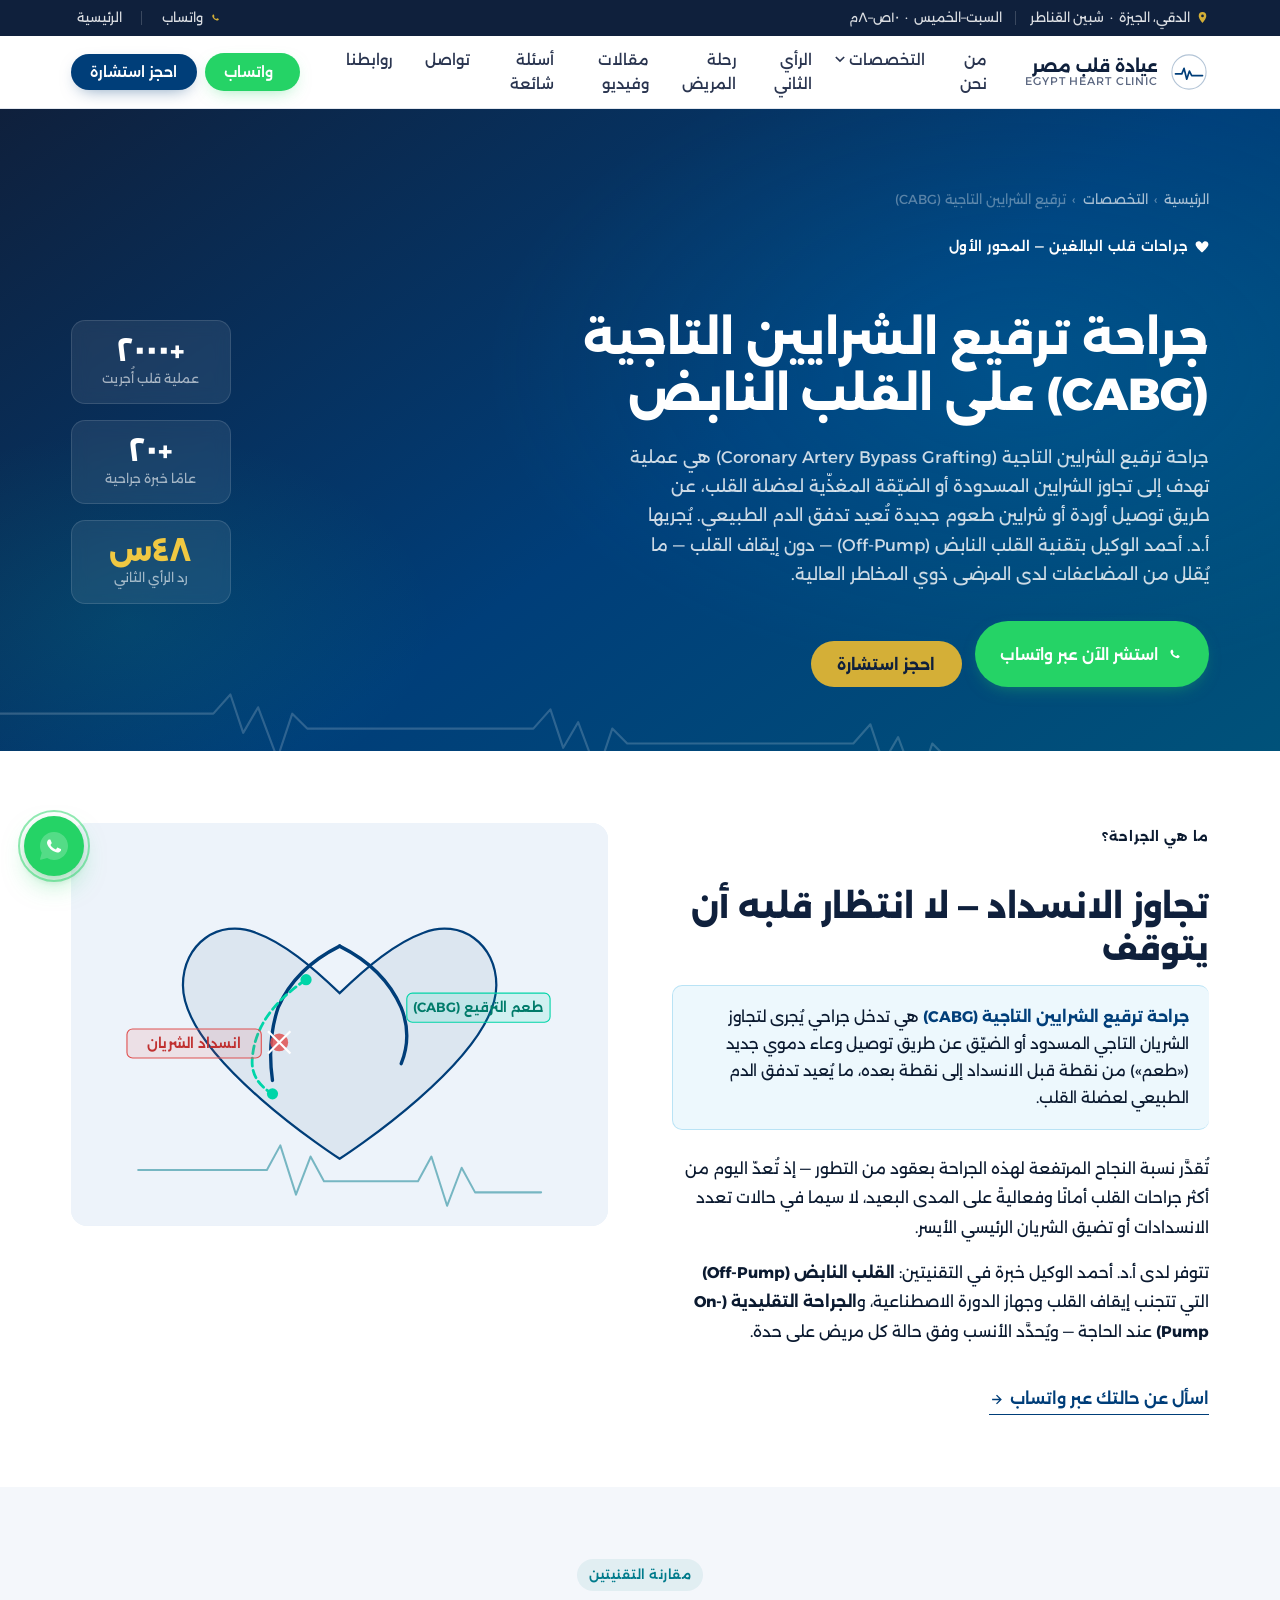
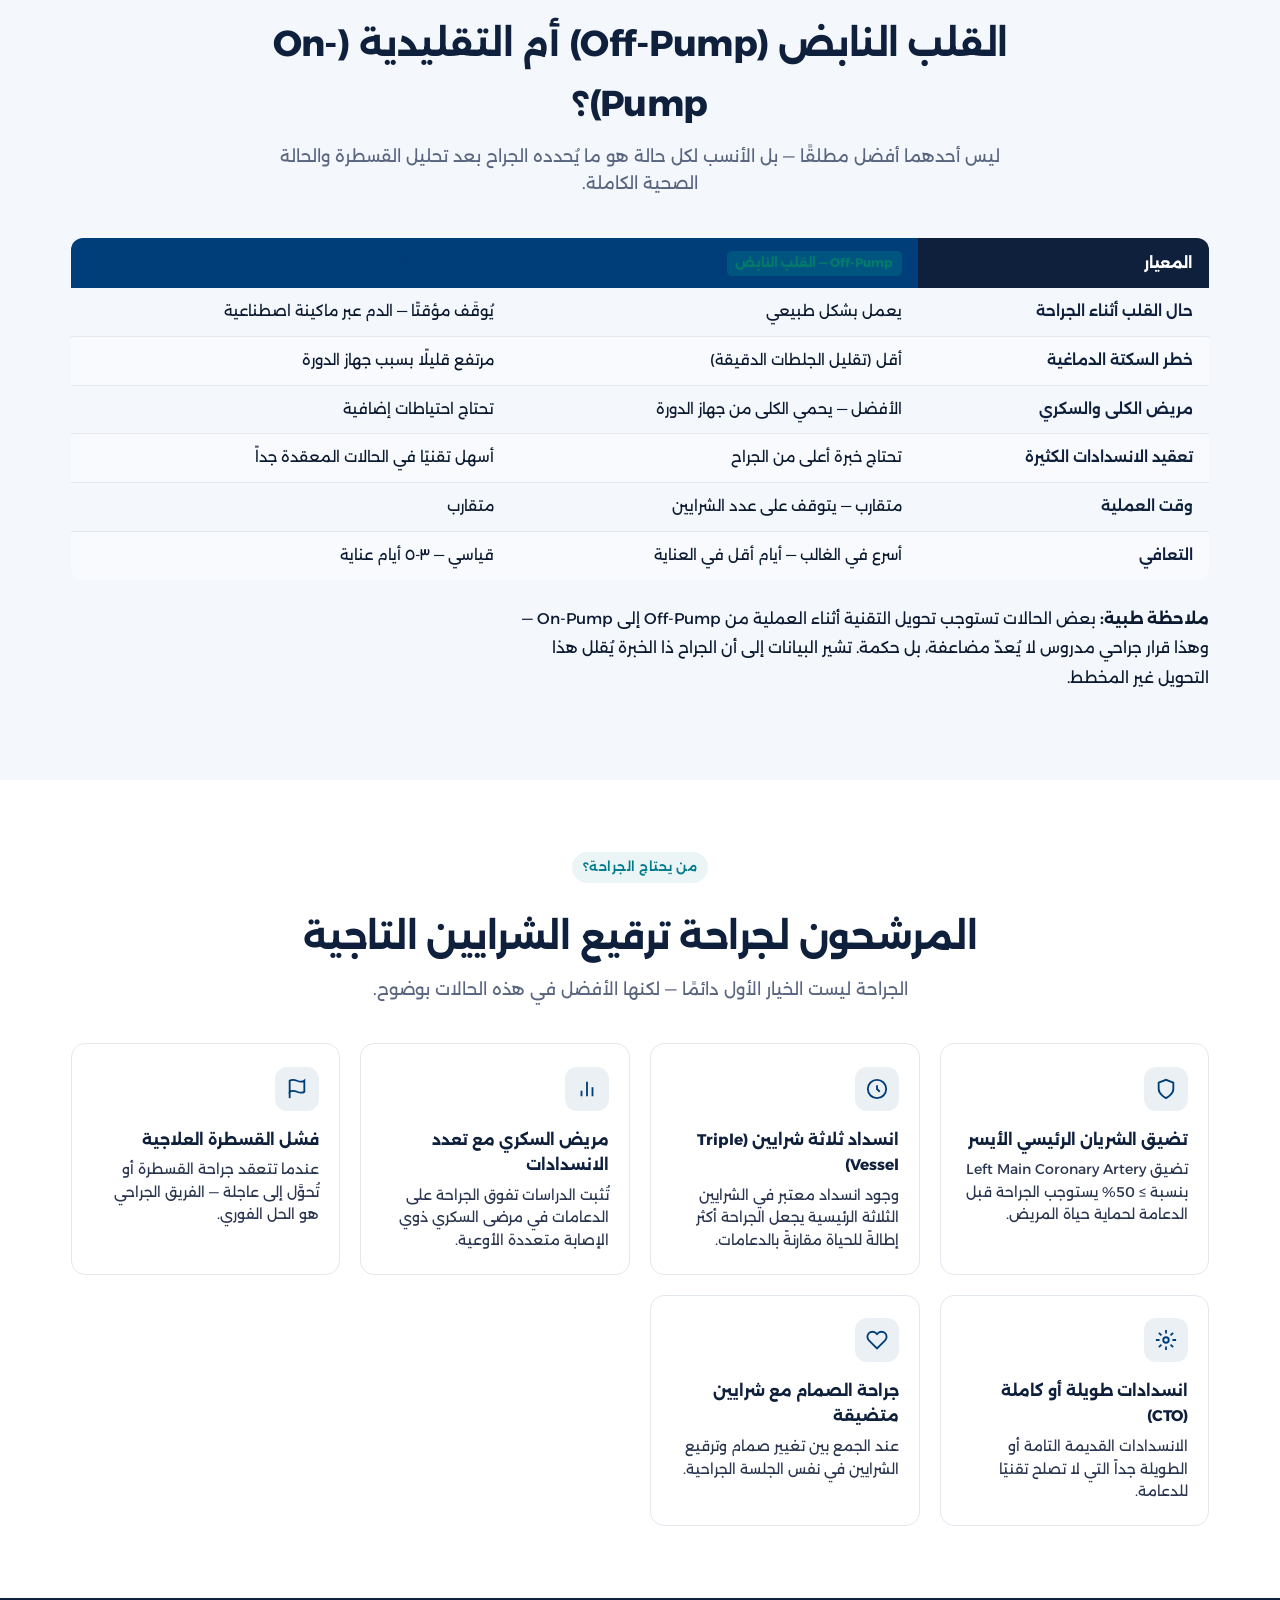
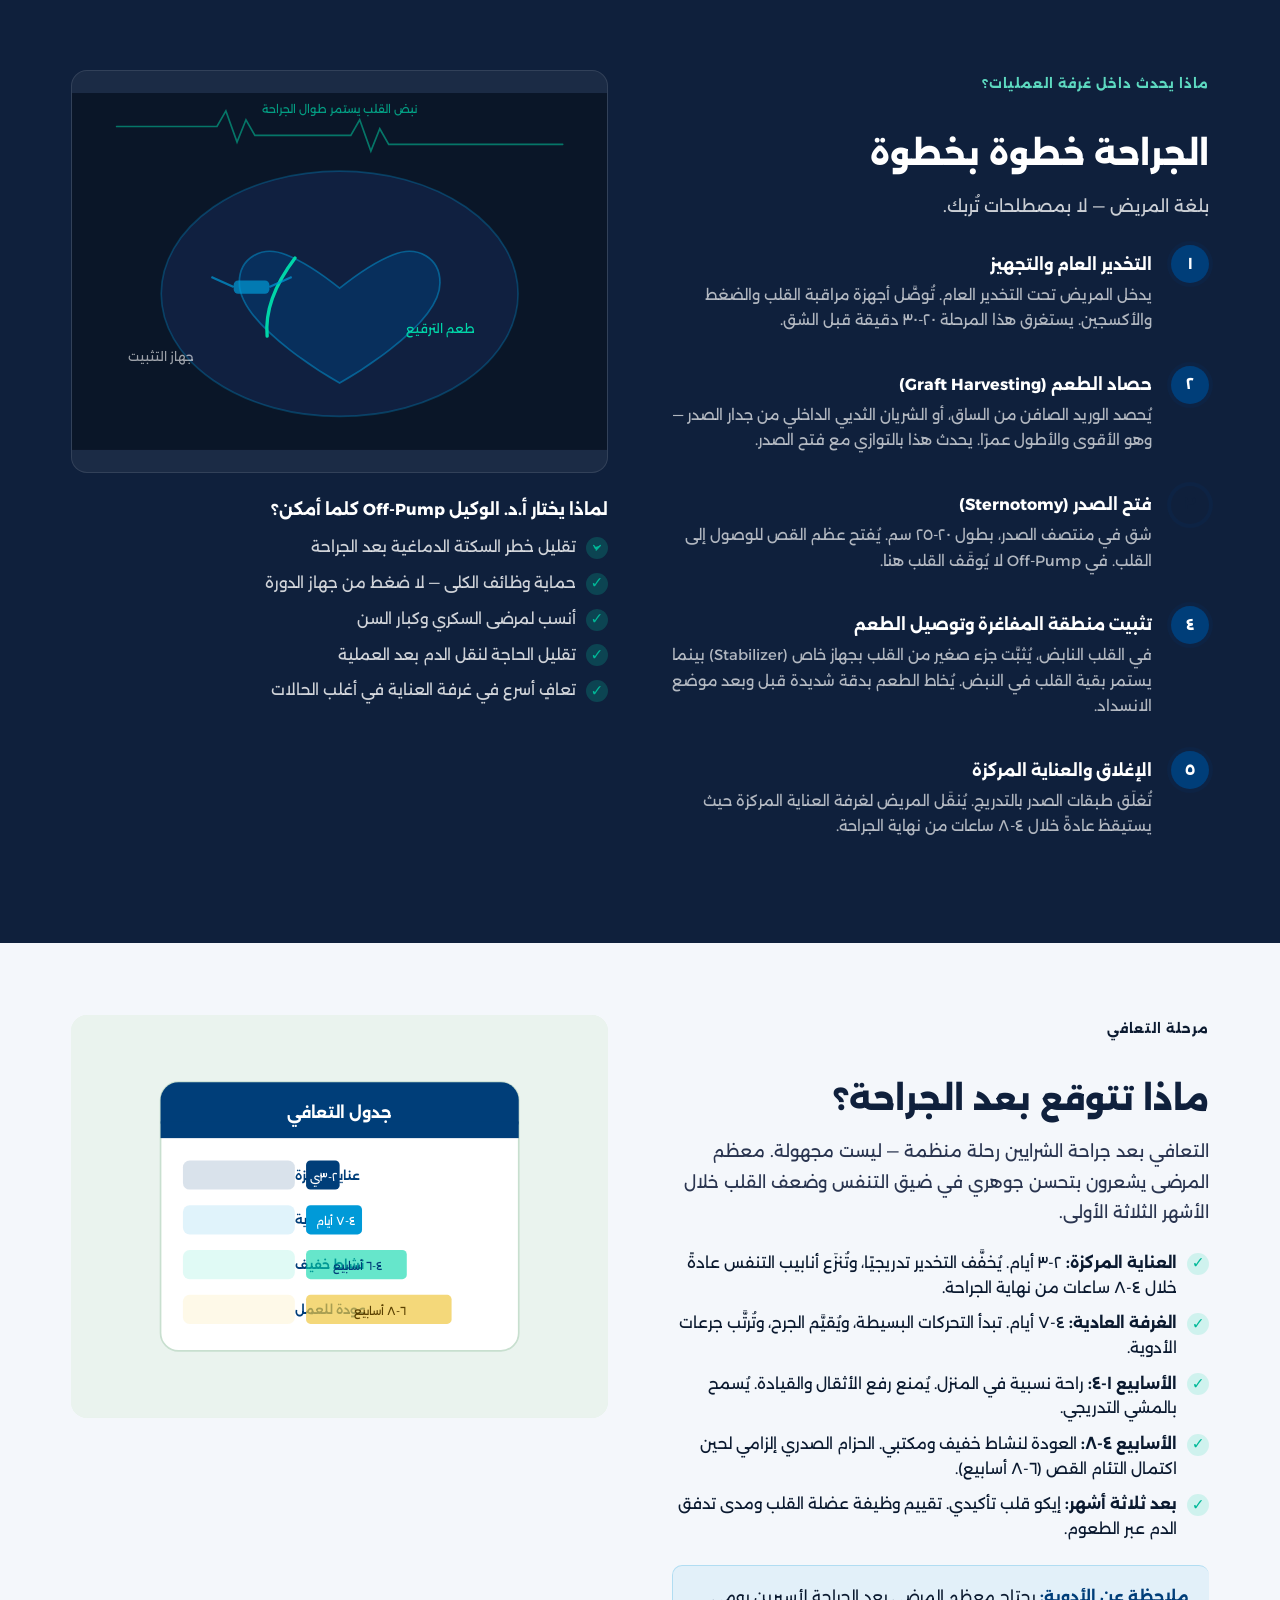
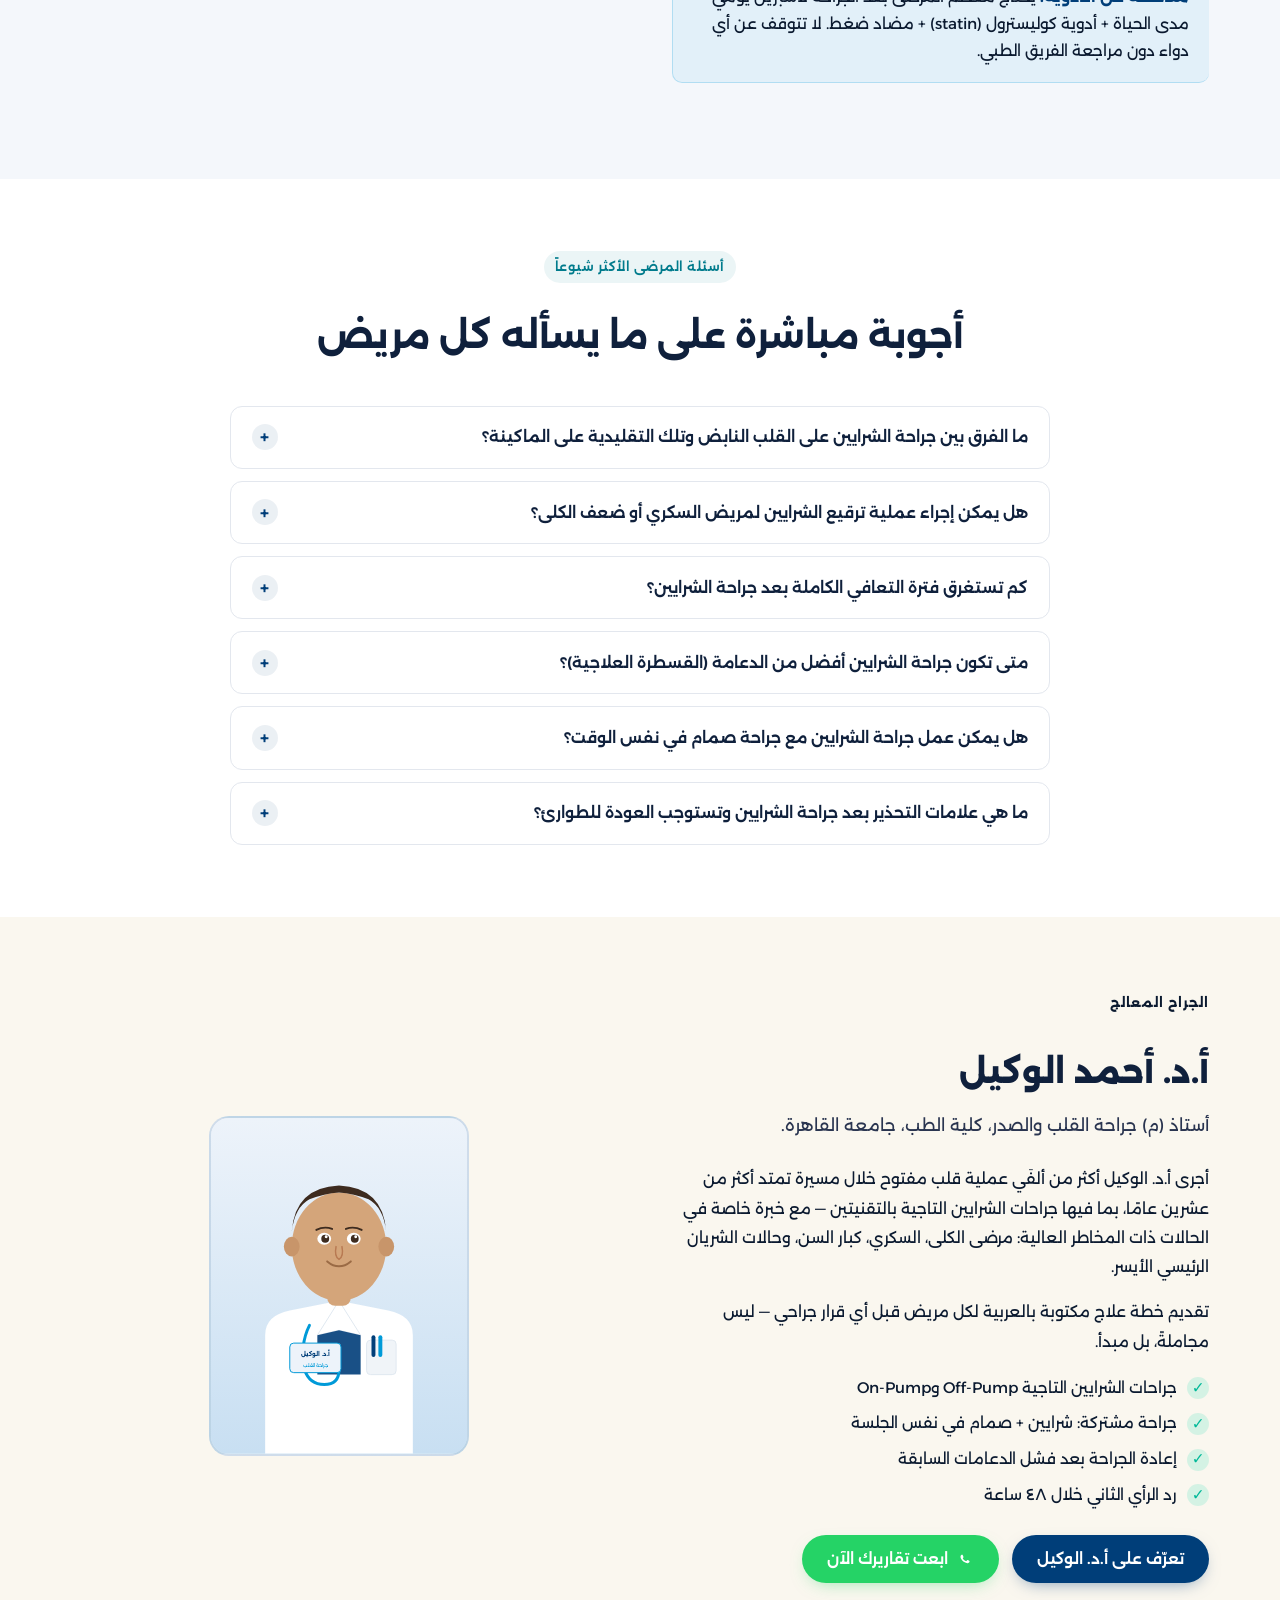
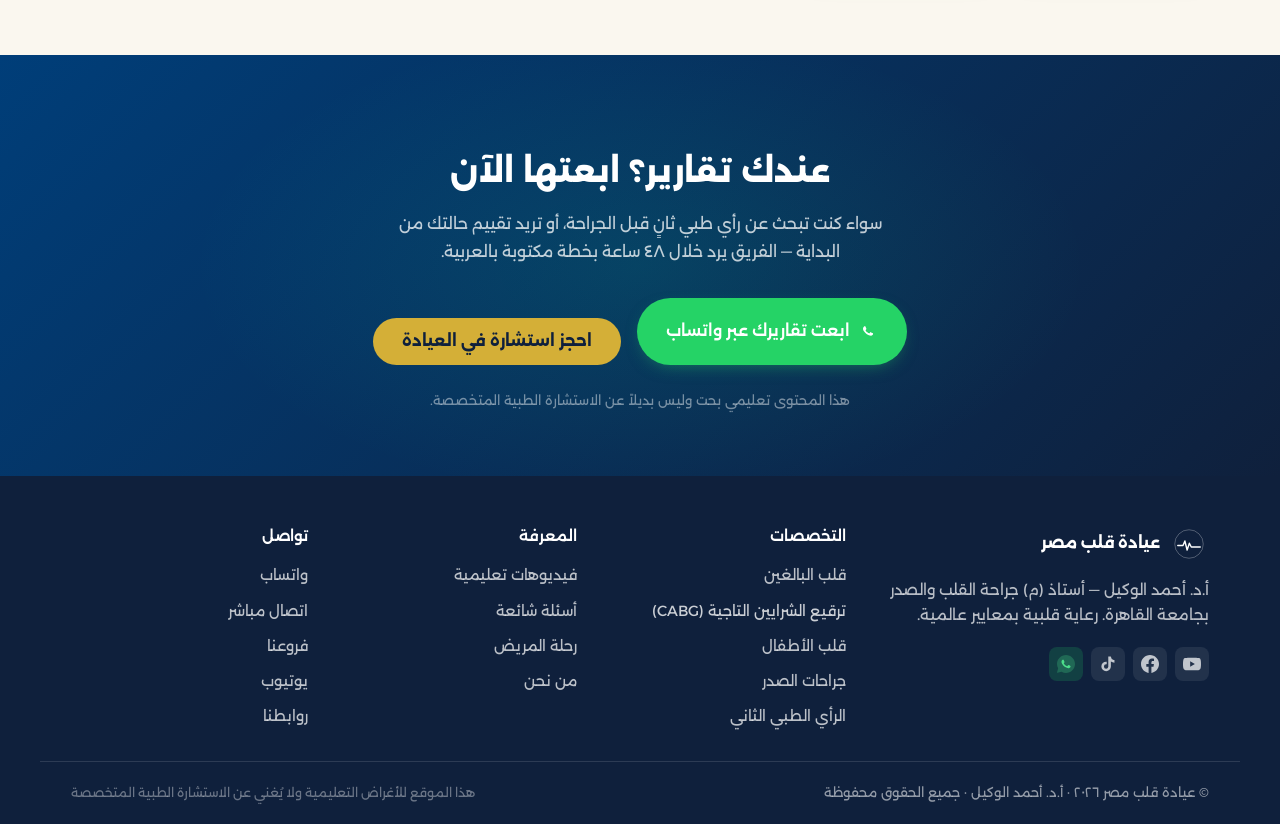
<file: cabg.html>
<!doctype html>
<html lang="ar" dir="rtl">
<head>
<meta charset="utf-8" />
<meta name="viewport" content="width=device-width, initial-scale=1, viewport-fit=cover" />
<meta name="theme-color" content="#0F203C" />

<title>جراحة ترقيع الشرايين التاجية (CABG) | أ.د. أحمد الوكيل — عيادة قلب مصر</title>
<meta name="description" content="جراحة ترقيع الشرايين التاجية (CABG) على القلب النابض (Off-Pump) — أ.د. أحمد الوكيل، أستاذ (م) جراحة القلب بجامعة القاهرة. من يحتاجها، مزاياها على الدعامة، والتعافي كاملاً بالعربية." />

<!-- Open Graph -->
<meta property="og:type"        content="article" />
<meta property="og:url"         content="https://www.egyptheartclinic.com/cabg" />
<meta property="og:title"       content="جراحة ترقيع الشرايين التاجية (CABG) | عيادة قلب مصر" />
<meta property="og:description" content="كل ما تحتاج معرفته عن جراحة شرايين القلب — الفرق بين القلب النابض والتقليدية، من يحتاجها، وكيف يسير التعافي." />
<meta property="og:locale"      content="ar_EG" />
<meta name="twitter:card"       content="summary_large_image" />

<!-- Canonical -->
<link rel="canonical" href="https://www.egyptheartclinic.com/cabg" />

<!-- Fonts -->
<link rel="preconnect" href="https://fonts.googleapis.com" />
<link rel="preconnect" href="https://fonts.gstatic.com" crossorigin />
<link href="https://fonts.googleapis.com/css2?family=Alexandria:wght@300;400;500;600;700;800&display=swap" rel="stylesheet" />

<link rel="stylesheet" href="./styles.css" />
<link rel="icon" type="image/svg+xml" href="./favicon.svg" />

<!-- ══════════════ Schema Markup ══════════════ -->
<script type="application/ld+json">
{
  "@context": "https://schema.org",
  "@graph": [
    {
      "@type": "WebSite",
      "@id": "https://www.egyptheartclinic.com/#website",
      "url": "https://www.egyptheartclinic.com",
      "name": "عيادة قلب مصر — Egypt Heart Clinic",
      "inLanguage": "ar",
      "publisher": { "@id": "https://www.egyptheartclinic.com/#organization" }
    },
    {
      "@type": ["MedicalOrganization", "LocalBusiness"],
      "@id": "https://www.egyptheartclinic.com/#organization",
      "name": "عيادة قلب مصر",
      "alternateName": "Egypt Heart Clinic",
      "url": "https://www.egyptheartclinic.com",
      "telephone": "+201009831083",
      "medicalSpecialty": "Cardiothoracic Surgery",
      "address": [
        { "@type": "PostalAddress", "streetAddress": "الدقي", "addressLocality": "الجيزة", "addressCountry": "EG" },
        { "@type": "PostalAddress", "streetAddress": "شبين القناطر", "addressLocality": "القليوبية", "addressCountry": "EG" }
      ],
      "sameAs": [
        "https://www.youtube.com/@egyptheartclinic",
        "https://www.facebook.com/egyptheartclinic",
        "https://www.tiktok.com/@egyptheartclinic",
        "https://x.com/egyptheartclinc"
      ]
    },
    {
      "@type": "Physician",
      "@id": "https://www.egyptheartclinic.com/#physician",
      "name": "أ.د. أحمد الوكيل",
      "alternateName": "Prof. Dr. Ahmed Elwakeel",
      "jobTitle": "أستاذ (م) جراحة القلب والصدر",
      "affiliation": {
        "@type": "CollegeOrUniversity",
        "name": "جامعة القاهرة",
        "alternateName": "Cairo University"
      },
      "medicalSpecialty": "Cardiothoracic Surgery",
      "worksFor": { "@id": "https://www.egyptheartclinic.com/#organization" },
      "telephone": "+201009831083",
      "url": "https://www.egyptheartclinic.com",
      "knowsAbout": [
        "ترقيع الشرايين التاجية (CABG)",
        "جراحة القلب على القلب النابض (Off-Pump CABG)",
        "Coronary Artery Bypass Grafting",
        "Off-Pump Coronary Artery Bypass",
        "جراحة الصمام الميترالي",
        "جراحة الصمام الأورطي",
        "إعادة جراحة القلب",
        "جراحة قلب الأطفال الخلقية"
      ],
      "sameAs": [
        "https://www.youtube.com/@egyptheartclinic",
        "https://www.facebook.com/egyptheartclinic",
        "https://www.linkedin.com/in/ahmed-elwakeel-b5696943/",
        "https://x.com/egyptheartclinc"
      ]
    },
    {
      "@type": "MedicalProcedure",
      "@id": "https://www.egyptheartclinic.com/cabg#procedure",
      "name": "جراحة ترقيع الشرايين التاجية على القلب النابض",
      "alternateName": ["Off-Pump Coronary Artery Bypass Grafting", "OP-CABG", "CABG"],
      "procedureType": "Surgical",
      "bodyLocation": "الشرايين التاجية للقلب",
      "indication": {
        "@type": "MedicalIndication",
        "name": "تضيق الشرايين التاجية وانسدادها الناجم عن تصلب الشرايين"
      },
      "followup": "متابعة بعد الخروج بأسبوع، ثم بعد شهر، ثم ثلاثة أشهر مع إيكو قلب تأكيدي",
      "preparation": "تقييم طبي شامل: قسطرة تشخيصية، إيكو قلب، CT شريان تاجي، وظائف رئة وكلى",
      "howPerformed": "يُجرى شق في منتصف الصدر (sternotomy). تُحصد الأوردة الطعوم من الساق أو الصدر. تُوصَّل الشرايين الجديدة بعد الانسداد لتجاوزه — دون إيقاف القلب في تقنية Off-Pump.",
      "performer": { "@id": "https://www.egyptheartclinic.com/#physician" }
    },
    {
      "@type": "MedicalWebPage",
      "@id": "https://www.egyptheartclinic.com/cabg#webpage",
      "url": "https://www.egyptheartclinic.com/cabg",
      "name": "جراحة ترقيع الشرايين التاجية (CABG) — دليل المريض الكامل",
      "inLanguage": "ar",
      "isPartOf": { "@id": "https://www.egyptheartclinic.com/#website" },
      "about": { "@id": "https://www.egyptheartclinic.com/cabg#procedure" },
      "author": { "@id": "https://www.egyptheartclinic.com/#physician" },
      "publisher": { "@id": "https://www.egyptheartclinic.com/#organization" },
      "datePublished": "2026-05-15",
      "dateModified": "2026-05-15",
      "description": "دليل شامل عن جراحة ترقيع الشرايين التاجية (CABG) بالعربية — من هو المرشح لها، الفرق بين القلب النابض والتقليدية، مراحل التعافي، والأسئلة الأكثر شيوعاً.",
      "breadcrumb": {
        "@type": "BreadcrumbList",
        "itemListElement": [
          { "@type": "ListItem", "position": 1, "name": "الرئيسية", "item": "https://www.egyptheartclinic.com" },
          { "@type": "ListItem", "position": 2, "name": "التخصصات", "item": "https://www.egyptheartclinic.com/#services" },
          { "@type": "ListItem", "position": 3, "name": "ترقيع الشرايين التاجية (CABG)", "item": "https://www.egyptheartclinic.com/cabg" }
        ]
      },
      "medicalAudience": { "@type": "MedicalAudience", "audienceType": "Patient" }
    },
    {
      "@type": "FAQPage",
      "mainEntity": [
        {
          "@type": "Question",
          "name": "ما الفرق بين جراحة الشرايين على القلب النابض وتلك التقليدية على الماكينة؟",
          "acceptedAnswer": {
            "@type": "Answer",
            "text": "في الجراحة التقليدية (On-Pump) يُوقَف القلب ويأخذ الدم مساره عبر جهاز القلب-الرئة الاصطناعي. أما في تقنية القلب النابض (Off-Pump)، تُجرى العملية والقلب يعمل بشكل طبيعي. تقلل هذه التقنية من خطر السكتة الدماغية بعد الجراحة، وتُفضَّل لمرضى الكلى، السكري، وكبار السن، وإن كانت تتطلب خبرة جراحية أعلى."
          }
        },
        {
          "@type": "Question",
          "name": "هل يمكن إجراء عملية ترقيع الشرايين لمريض السكري أو ضعف الكلى؟",
          "acceptedAnswer": {
            "@type": "Answer",
            "text": "نعم، والجراحة على القلب النابض (Off-Pump) مُفضَّلة تحديداً لهؤلاء المرضى لأنها تتجنب جهاز القلب-الرئة الاصطناعي الذي يُجهِد الكلى ويُقلل تدفق الدم لبعض الأعضاء. يُجرى تقييم تفصيلي لوظائف الكلى والسكري قبل الجراحة لضبط الخطة بدقة."
          }
        },
        {
          "@type": "Question",
          "name": "كم تستغرق فترة التعافي الكاملة بعد جراحة الشرايين؟",
          "acceptedAnswer": {
            "@type": "Answer",
            "text": "يقضي المريض عادةً ٢-٣ أيام في العناية المركزة، ثم ٤-٧ أيام في غرفة عادية. يمكن العودة لنشاط منزلي خفيف بعد ٤-٦ أسابيع، والعودة الكاملة للعمل المكتبي بعد ٦-٨ أسابيع. تتحسن جودة الحياة بوضوح خلال الأشهر الثلاثة الأولى مع متابعة دورية وإيكو قلب تأكيدي."
          }
        },
        {
          "@type": "Question",
          "name": "متى تكون جراحة الشرايين أفضل من الدعامة (القسطرة العلاجية)؟",
          "acceptedAnswer": {
            "@type": "Answer",
            "text": "تُفضَّل جراحة الشرايين على الدعامة في حالات: تضيق الشريان الرئيسي الأيسر (Left Main)، تضيق ثلاثة شرايين معاً (Triple Vessel Disease)، مرضى السكري مع تعدد الانسدادات، وعندما تكون الانسدادات معقدة أو طويلة. الدعامة أنسب للتضييق البسيط في شريان واحد أو اثنين. يحدد الطبيب الأنسب بعد تحليل صور القسطرة التشخيصية."
          }
        }
      ]
    }
  ]
}
</script>

<style>
/* ── Page-specific: CABG ── */

/* Hero */
.page-hero {
  position: relative;
  background: linear-gradient(145deg, #0F203C 0%, #003E79 55%, #00527A 100%);
  color: #fff;
  padding: 5rem 0 4rem;
  overflow: hidden;
}
.page-hero::before {
  content: '';
  position: absolute;
  inset: 0;
  background:
    radial-gradient(ellipse 60% 70% at 80% 40%, rgba(0,154,216,0.18) 0%, transparent 70%),
    radial-gradient(ellipse 40% 50% at 10% 80%, rgba(0,213,168,0.10) 0%, transparent 60%);
  pointer-events: none;
}
.ekg-hero {
  position: absolute;
  bottom: 0;
  left: 0; right: 0;
  width: 100%; height: 80px;
  opacity: 0.18;
  overflow: hidden;
}
.page-hero .container { position: relative; z-index: 1; }

.page-breadcrumb {
  display: flex;
  align-items: center;
  gap: 0.4rem;
  font-size: 0.82rem;
  color: rgba(255,255,255,0.55);
  margin-bottom: 1.6rem;
  flex-wrap: wrap;
}
.page-breadcrumb a { color: rgba(255,255,255,0.65); }
.page-breadcrumb a:hover { color: #fff; }
.page-breadcrumb span { color: rgba(255,255,255,0.35); }

.page-hero-grid {
  display: grid;
  grid-template-columns: 1fr auto;
  gap: 3rem;
  align-items: center;
}
.page-eyebrow {
  display: inline-flex;
  align-items: center;
  gap: 0.45rem;
  font-size: 0.83rem;
  font-weight: 600;
  letter-spacing: 0.04em;
  color: var(--c-teal);
  margin-bottom: 1rem;
  text-transform: uppercase;
}
.page-hero h1 {
  font-size: clamp(1.8rem, 4vw, 2.8rem);
  font-weight: 800;
  line-height: 1.25;
  margin-bottom: 1.2rem;
  color: #fff;
}
.page-hero h1 em {
  font-style: normal;
  color: var(--c-teal);
}
.page-hero-desc {
  font-size: 1.05rem;
  line-height: 1.75;
  color: rgba(255,255,255,0.8);
  max-width: 580px;
  margin-bottom: 2rem;
}
.hero-ctas {
  display: flex;
  gap: 0.85rem;
  flex-wrap: wrap;
}
.hero-stat-stack {
  display: flex;
  flex-direction: column;
  gap: 1rem;
  min-width: 160px;
}
.hero-stat {
  background: rgba(255,255,255,0.08);
  border: 1px solid rgba(255,255,255,0.12);
  border-radius: 14px;
  padding: 1rem 1.25rem;
  text-align: center;
  backdrop-filter: blur(8px);
}
.hero-stat .hs-num {
  display: block;
  font-size: 1.75rem;
  font-weight: 800;
  color: #fff;
  line-height: 1;
}
.hero-stat .hs-num--teal { color: var(--c-teal); }
.hero-stat .hs-num--gold { color: #F0C842; }
.hero-stat .hs-lbl {
  display: block;
  font-size: 0.78rem;
  color: rgba(255,255,255,0.6);
  margin-top: 0.35rem;
  line-height: 1.3;
}

/* Content sections */
.content-section {
  padding: 4.5rem 0;
}
.content-section--alt {
  background: #F4F7FB;
}
.content-section--dark {
  background: var(--c-primary-navy);
  color: #fff;
}
.content-section--cream {
  background: #FAF7EF;
}

.content-grid {
  display: grid;
  grid-template-columns: 1fr 1fr;
  gap: 4rem;
  align-items: start;
}
.content-grid--reverse { direction: ltr; }
.content-grid--reverse > * { direction: rtl; }

.section-eyebrow {
  display: inline-block;
  font-size: 0.8rem;
  font-weight: 700;
  letter-spacing: 0.08em;
  text-transform: uppercase;
  color: var(--c-teal);
  margin-bottom: 0.75rem;
}
.content-section--dark .section-eyebrow { color: #5DD9C0; }

.content-h2 {
  font-size: clamp(1.4rem, 3vw, 2rem);
  font-weight: 800;
  line-height: 1.3;
  color: var(--c-primary-navy);
  margin-bottom: 1rem;
}
.content-section--dark .content-h2 { color: #fff; }

.content-lead {
  font-size: 1.05rem;
  line-height: 1.8;
  color: var(--c-ink-2);
  margin-bottom: 1.5rem;
}
.content-section--dark .content-lead { color: rgba(255,255,255,0.78); }

.content-body {
  font-size: 0.97rem;
  line-height: 1.9;
  color: var(--c-ink);
}
.content-section--dark .content-body { color: rgba(255,255,255,0.72); }

/* Definition box (AIO anchor) */
.def-box {
  background: rgba(0,154,216,0.07);
  border: 1px solid rgba(0,154,216,0.22);
  border-inline-start: 4px solid var(--c-teal);
  border-radius: 10px;
  padding: 1.1rem 1.25rem;
  margin-bottom: 1.5rem;
}
.def-box p {
  margin: 0;
  font-size: 0.96rem;
  line-height: 1.75;
  color: var(--c-ink);
}
.def-box strong { color: var(--c-secondary-navy); }

/* Illustration box */
.illus-box {
  position: relative;
  border-radius: 16px;
  overflow: hidden;
  background: #EDF3F9;
  aspect-ratio: 4/3;
  display: flex;
  align-items: center;
  justify-content: center;
}
.illus-box svg { width: 100%; height: 100%; }

/* Comparison table */
.compare-table {
  width: 100%;
  border-collapse: collapse;
  font-size: 0.93rem;
  margin-top: 1.5rem;
  border-radius: 12px;
  overflow: hidden;
}
.compare-table th {
  background: var(--c-secondary-navy);
  color: #fff;
  padding: 0.75rem 1rem;
  font-weight: 700;
  text-align: right;
}
.compare-table th:first-child {
  background: var(--c-primary-navy);
}
.compare-table td {
  padding: 0.75rem 1rem;
  border-bottom: 1px solid var(--c-line);
  vertical-align: top;
  line-height: 1.6;
}
.compare-table tr:last-child td { border-bottom: 0; }
.compare-table tr:nth-child(even) td { background: #F8FAFD; }
.compare-table .td-label { font-weight: 600; color: var(--c-primary-navy); }
.badge-op  { display: inline-block; padding: 0.15rem 0.55rem; border-radius: 5px; font-size: 0.78rem; font-weight: 700; background: rgba(0,213,168,0.15); color: #007B6A; }
.badge-on  { display: inline-block; padding: 0.15rem 0.55rem; border-radius: 5px; font-size: 0.78rem; font-weight: 700; background: rgba(0,62,121,0.1); color: var(--c-secondary-navy); }

/* Icon checklist */
.icon-list {
  list-style: none;
  margin: 0;
  padding: 0;
  display: flex;
  flex-direction: column;
  gap: 0.7rem;
}
.icon-list li {
  display: flex;
  align-items: flex-start;
  gap: 0.65rem;
  font-size: 0.96rem;
  line-height: 1.6;
  color: var(--c-ink);
}
.content-section--dark .icon-list li { color: rgba(255,255,255,0.8); }
.icon-list .ico {
  flex-shrink: 0;
  width: 22px; height: 22px;
  border-radius: 50%;
  background: rgba(0,213,168,0.15);
  color: #00B898;
  display: flex;
  align-items: center;
  justify-content: center;
  margin-top: 0.1rem;
}
.content-section--dark .icon-list .ico {
  background: rgba(0,213,168,0.2);
}

/* Step timeline */
.timeline {
  position: relative;
  display: flex;
  flex-direction: column;
  gap: 0;
}
.timeline::before {
  content: '';
  position: absolute;
  inset-inline-start: 18px;
  top: 24px;
  bottom: 24px;
  width: 2px;
  background: linear-gradient(to bottom, var(--c-teal), rgba(0,213,168,0.15));
}
.tl-item {
  display: flex;
  gap: 1.2rem;
  padding-bottom: 2rem;
  position: relative;
}
.tl-dot {
  flex-shrink: 0;
  width: 38px; height: 38px;
  border-radius: 50%;
  background: var(--c-secondary-navy);
  color: #fff;
  font-size: 0.85rem;
  font-weight: 800;
  display: flex;
  align-items: center;
  justify-content: center;
  z-index: 1;
  position: relative;
  box-shadow: 0 0 0 4px rgba(0,62,121,0.12);
}
.tl-dot--teal { background: var(--c-teal); color: var(--c-primary-navy); }
.tl-body h4 {
  font-size: 1rem;
  font-weight: 700;
  color: var(--c-primary-navy);
  margin: 0.4rem 0 0.3rem;
}
.content-section--dark .tl-body h4 { color: #fff; }
.tl-body p {
  font-size: 0.93rem;
  line-height: 1.7;
  color: var(--c-ink-2);
  margin: 0;
}
.content-section--dark .tl-body p { color: rgba(255,255,255,0.68); }

/* Candidate cards */
.candidate-grid {
  display: grid;
  grid-template-columns: repeat(auto-fit, minmax(220px, 1fr));
  gap: 1.25rem;
  margin-top: 2rem;
}
.candidate-card {
  background: var(--c-white);
  border: 1px solid var(--c-line);
  border-radius: 14px;
  padding: 1.4rem 1.25rem;
  transition: box-shadow 0.2s var(--ease), transform 0.2s var(--ease);
}
.candidate-card:hover {
  box-shadow: 0 8px 28px -4px rgba(0,62,121,0.12);
  transform: translateY(-2px);
}
.candidate-card .cc-icon {
  width: 44px; height: 44px;
  border-radius: 12px;
  background: rgba(0,62,121,0.08);
  display: flex; align-items: center; justify-content: center;
  margin-bottom: 1rem;
  color: var(--c-secondary-navy);
}
.candidate-card h4 {
  font-size: 0.96rem;
  font-weight: 700;
  color: var(--c-primary-navy);
  margin: 0 0 0.4rem;
}
.candidate-card p {
  font-size: 0.88rem;
  line-height: 1.6;
  color: var(--c-ink-2);
  margin: 0;
}

/* FAQ */
.faq-list {
  display: flex;
  flex-direction: column;
  gap: 0.75rem;
  margin-top: 2rem;
}
.faq-item {
  border: 1px solid var(--c-line);
  border-radius: 12px;
  overflow: hidden;
  background: var(--c-white);
}
.faq-item summary {
  display: flex;
  align-items: center;
  justify-content: space-between;
  gap: 1rem;
  padding: 1.1rem 1.3rem;
  font-weight: 600;
  font-size: 0.97rem;
  color: var(--c-primary-navy);
  cursor: pointer;
  list-style: none;
  user-select: none;
}
.faq-item summary::-webkit-details-marker { display: none; }
.faq-icon {
  flex-shrink: 0;
  width: 26px; height: 26px;
  border-radius: 50%;
  background: rgba(0,62,121,0.08);
  color: var(--c-secondary-navy);
  display: flex;
  align-items: center;
  justify-content: center;
  font-size: 1.1rem;
  font-weight: 700;
  transition: transform 0.2s var(--ease), background 0.2s;
  line-height: 1;
}
.faq-item[open] .faq-icon {
  transform: rotate(45deg);
  background: var(--c-secondary-navy);
  color: #fff;
}
.faq-body {
  padding: 0 1.3rem 1.2rem;
  font-size: 0.95rem;
  line-height: 1.8;
  color: var(--c-ink-2);
}

/* CTA band */
.cta-band {
  background: linear-gradient(135deg, var(--c-secondary-navy) 0%, var(--c-primary-navy) 100%);
  padding: 4rem 0;
  text-align: center;
  position: relative;
  overflow: hidden;
}
.cta-band::before {
  content: '';
  position: absolute;
  inset: 0;
  background: radial-gradient(ellipse 50% 80% at 50% 50%, rgba(0,213,168,0.12) 0%, transparent 70%);
  pointer-events: none;
}
.cta-band .container { position: relative; }
.cta-band h2 {
  font-size: clamp(1.4rem, 3vw, 2rem);
  font-weight: 800;
  color: #fff;
  margin-bottom: 0.75rem;
}
.cta-band p {
  color: rgba(255,255,255,0.75);
  font-size: 1rem;
  max-width: 520px;
  margin: 0 auto 2rem;
  line-height: 1.75;
}
.cta-band .cta-buttons {
  display: flex;
  gap: 1rem;
  justify-content: center;
  flex-wrap: wrap;
}

/* Scroll reveal (reuse existing) */
.reveal { opacity: 0; transform: translateY(20px); transition: opacity 0.55s var(--ease), transform 0.55s var(--ease); }
.reveal.visible { opacity: 1; transform: none; }
.reveal-delay-1 { transition-delay: 0.1s; }
.reveal-delay-2 { transition-delay: 0.2s; }
.reveal-delay-3 { transition-delay: 0.3s; }

/* ── Responsive ── */
@media (max-width: 860px) {
  .page-hero-grid { grid-template-columns: 1fr; }
  .hero-stat-stack { flex-direction: row; min-width: unset; flex-wrap: wrap; }
  .hero-stat { flex: 1; min-width: 130px; }
  .content-grid { grid-template-columns: 1fr; gap: 2.5rem; }
  .content-grid--reverse { direction: rtl; }
}
@media (max-width: 540px) {
  .page-hero { padding: 3.5rem 0 3rem; }
  .compare-table { font-size: 0.85rem; }
  .compare-table th, .compare-table td { padding: 0.6rem 0.75rem; }
}
</style>

</head>
<body>

<a class="skip-link sr-only" href="#main">انتقل إلى المحتوى الرئيسي</a>

<!-- ══════════════════ Utility Banner ══════════════════ -->
<div class="utility-banner" role="region" aria-label="شريط معلومات سريعة">
  <div class="container utility-row">
    <div class="utility-left">
      <span class="util-item">
        <svg aria-hidden="true" viewBox="0 0 24 24" width="13" height="13"><path fill="currentColor" d="M12 2a7 7 0 0 0-7 7c0 5.25 7 13 7 13s7-7.75 7-13a7 7 0 0 0-7-7Zm0 9.5A2.5 2.5 0 1 1 12 6.5a2.5 2.5 0 0 1 0 5Z"/></svg>
        الدقي، الجيزة &nbsp;·&nbsp; شبين القناطر
      </span>
      <span class="util-divider" aria-hidden="true"></span>
      <span class="util-item util-hours">السبت–الخميس &nbsp;·&nbsp; ١٠ص–٨م</span>
    </div>
    <div class="utility-right">
      <a href="https://wa.me/201009831083" class="util-item util-link" target="_blank" rel="noopener" aria-label="تواصل عبر واتساب">
        <svg aria-hidden="true" viewBox="0 0 24 24" width="13" height="13" fill="currentColor"><path d="M17.472 14.382c-.297-.149-1.758-.867-2.03-.967-.273-.099-.471-.148-.67.15-.197.297-.767.966-.94 1.164-.173.199-.347.223-.644.075-.297-.15-1.255-.463-2.39-1.475-.883-.788-1.48-1.761-1.653-2.059-.173-.297-.018-.458.13-.606.134-.133.298-.347.446-.52.149-.174.198-.298.298-.497.099-.198.05-.371-.025-.52-.075-.149-.669-1.612-.916-2.207-.242-.579-.487-.5-.669-.51-.173-.008-.371-.01-.57-.01-.198 0-.52.074-.792.372-.272.297-1.04 1.016-1.04 2.479 0 1.462 1.065 2.875 1.213 3.074.149.198 2.096 3.2 5.077 4.487.709.306 1.262.489 1.694.625.712.227 1.36.195 1.871.118.571-.085 1.758-.719 2.006-1.413.248-.694.248-1.289.173-1.413-.074-.124-.272-.198-.57-.347z"/></svg>
        واتساب
      </a>
      <span class="util-divider" aria-hidden="true"></span>
      <a href="./index.html" class="util-item util-link">الرئيسية</a>
    </div>
  </div>
</div>

<!-- ══════════════════ Sticky Nav ══════════════════ -->
<header class="site-header" id="siteHeader">
  <div class="container nav-row">

    <a href="./index.html" class="brand" aria-label="عيادة قلب مصر — الصفحة الرئيسية">
      <span class="brand-mark" aria-hidden="true">
        <svg viewBox="0 0 40 40" width="36" height="36" fill="none">
          <circle cx="20" cy="20" r="19" stroke="currentColor" stroke-width="1.2" opacity="0.3"/>
          <path d="M5 22 h7 l2.5-6 l3 12 l3-9 l2.5 5 h12" stroke="currentColor" stroke-width="1.9" stroke-linecap="round" stroke-linejoin="round" fill="none"/>
        </svg>
      </span>
      <span class="brand-text">
        <span class="brand-ar">عيادة قلب مصر</span>
        <span class="brand-en">Egypt Heart Clinic</span>
      </span>
    </a>

    <nav class="primary-nav" aria-label="القائمة الرئيسية">
      <ul>
        <li><a href="./about.html">من نحن</a></li>
        <li class="has-sub">
          <a href="./index.html#services" aria-haspopup="true">
            التخصصات
            <svg class="caret" aria-hidden="true" viewBox="0 0 12 8" width="10" height="7" fill="none" stroke="currentColor" stroke-width="2"><path d="M1 1l5 5 5-5"/></svg>
          </a>
          <ul class="sub-nav" role="menu">
            <li role="menuitem">
              <a href="./cabg.html" style="color:var(--c-secondary-navy);font-weight:700;">
                ترقيع الشرايين التاجية
                <span class="sub-tag">CABG</span>
              </a>
            </li>
            <li class="sub-divider" role="separator"></li>
            <li role="menuitem"><a href="./index.html#services">قلب الأطفال والخلقية</a></li>
            <li role="menuitem"><a href="./index.html#services">جراحات الصدر</a></li>
          </ul>
        </li>
        <li><a href="./index.html#second-opinion">الرأي الثاني</a></li>
        <li><a href="./index.html#pathway">رحلة المريض</a></li>
        <li><a href="./index.html#articles">مقالات وفيديو</a></li>
        <li><a href="./index.html#glossary">أسئلة شائعة</a></li>
        <li><a href="./index.html#contact">تواصل</a></li>
        <li><a href="./links.html">روابطنا</a></li>
      </ul>
    </nav>

    <div class="nav-cta">
      <a href="https://wa.me/201009831083" class="btn btn-wa btn-sm nav-wa" target="_blank" rel="noopener" aria-label="تواصل عبر واتساب">
        <svg aria-hidden="true" viewBox="0 0 24 24" width="15" height="15" fill="currentColor"><path d="M17.472 14.382c-.297-.149-1.758-.867-2.03-.967-.273-.099-.471-.148-.67.15-.197.297-.767.966-.94 1.164-.173.199-.347.223-.644.075-.297-.15-1.255-.463-2.39-1.475-.883-.788-1.48-1.761-1.653-2.059-.173-.297-.018-.458.13-.606.134-.133.298-.347.446-.52.149-.174.198-.298.298-.497.099-.198.05-.371-.025-.52-.075-.149-.669-1.612-.916-2.207-.242-.579-.487-.5-.669-.51-.173-.008-.371-.01-.57-.01-.198 0-.52.074-.792.372-.272.297-1.04 1.016-1.04 2.479 0 1.462 1.065 2.875 1.213 3.074.149.198 2.096 3.2 5.077 4.487.709.306 1.262.489 1.694.625.712.227 1.36.195 1.871.118.571-.085 1.758-.719 2.006-1.413.248-.694.248-1.289.173-1.413-.074-.124-.272-.198-.57-.347z"/></svg>
        واتساب
      </a>
      <a href="./index.html#contact" class="btn btn-primary btn-sm">احجز استشارة</a>
      <button class="nav-toggle" type="button" aria-label="فتح القائمة" aria-expanded="false" aria-controls="mobileNav">
        <span></span><span></span><span></span>
      </button>
    </div>
  </div>

  <!-- Mobile drawer -->
  <nav class="mobile-nav" id="mobileNav" hidden aria-label="القائمة المحمولة">
    <ul>
      <li><a href="./about.html">من نحن</a></li>
      <li><a href="./index.html#services">التخصصات</a>
        <ul class="mobile-sub">
          <li><a href="./cabg.html" style="font-weight:700;color:var(--c-secondary-navy)!important;">ترقيع الشرايين التاجية (CABG)</a></li>
        </ul>
      </li>
      <li><a href="./index.html#second-opinion">الرأي الثاني</a></li>
      <li><a href="./index.html#pathway">رحلة المريض</a></li>
      <li><a href="./index.html#articles">مقالات وفيديو</a></li>
      <li><a href="./index.html#glossary">أسئلة شائعة</a></li>
      <li><a href="./index.html#contact">تواصل</a></li>
      <li><a href="./links.html">روابطنا</a></li>
      <li>
        <a href="https://wa.me/201009831083" class="btn btn-wa btn-block" target="_blank" rel="noopener">
          <svg aria-hidden="true" viewBox="0 0 24 24" width="18" height="18" fill="currentColor"><path d="M17.472 14.382c-.297-.149-1.758-.867-2.03-.967-.273-.099-.471-.148-.67.15-.197.297-.767.966-.94 1.164-.173.199-.347.223-.644.075-.297-.15-1.255-.463-2.39-1.475-.883-.788-1.48-1.761-1.653-2.059-.173-.297-.018-.458.13-.606.134-.133.298-.347.446-.52.149-.174.198-.298.298-.497.099-.198.05-.371-.025-.52-.075-.149-.669-1.612-.916-2.207-.242-.579-.487-.5-.669-.51-.173-.008-.371-.01-.57-.01-.198 0-.52.074-.792.372-.272.297-1.04 1.016-1.04 2.479 0 1.462 1.065 2.875 1.213 3.074.149.198 2.096 3.2 5.077 4.487.709.306 1.262.489 1.694.625.712.227 1.36.195 1.871.118.571-.085 1.758-.719 2.006-1.413.248-.694.248-1.289.173-1.413-.074-.124-.272-.198-.57-.347z"/></svg>
          تواصل عبر واتساب
        </a>
      </li>
      <li><a href="./index.html#contact" class="btn btn-primary btn-block">احجز استشارة</a></li>
    </ul>
  </nav>
</header>

<main id="main">

<!-- ══════════════════ Page Hero ══════════════════ -->
<section class="page-hero" aria-labelledby="pageTitle">

  <!-- EKG decoration -->
  <div class="ekg-hero" aria-hidden="true">
    <svg viewBox="0 0 1200 80" preserveAspectRatio="none" xmlns="http://www.w3.org/2000/svg">
      <path d="M0 40 H200 l16-18 l12 36 l14-24 l18 48 l14-42 l14 14 H500 l16-18 l12 36 l14-24 l18 48 l14-42 l14 14 H800 l16-18 l12 36 l14-24 l18 48 l14-42 l14 14 H1200" fill="none" stroke="white" stroke-width="2" stroke-linecap="round" stroke-linejoin="round"/>
    </svg>
  </div>

  <div class="container">

    <!-- Breadcrumb -->
    <nav class="page-breadcrumb" aria-label="مسار التنقل">
      <a href="./index.html">الرئيسية</a>
      <span aria-hidden="true">›</span>
      <a href="./index.html#services">التخصصات</a>
      <span aria-hidden="true">›</span>
      <span aria-current="page">ترقيع الشرايين التاجية (CABG)</span>
    </nav>

    <div class="page-hero-grid">
      <div class="page-hero-copy">
        <span class="page-eyebrow">
          <svg aria-hidden="true" viewBox="0 0 24 24" width="14" height="14" fill="currentColor"><path d="M12 21.593c-5.63-5.539-11-10.297-11-14.402 0-3.791 3.068-5.191 5.281-5.191 1.312 0 4.151.501 5.719 4.457 1.59-3.968 4.464-4.447 5.726-4.447 2.54 0 5.274 1.621 5.274 5.181 0 4.069-5.136 8.625-11 14.402z"/></svg>
          جراحات قلب البالغين — المحور الأول
        </span>

        <h1 id="pageTitle">
          جراحة ترقيع الشرايين التاجية<br>
          <em>(CABG)</em> على القلب النابض
        </h1>

        <p class="page-hero-desc">
          جراحة ترقيع الشرايين التاجية (Coronary Artery Bypass Grafting) هي عملية تهدف إلى تجاوز الشرايين المسدودة أو الضيّقة المغذّية لعضلة القلب، عن طريق توصيل أوردة أو شرايين طعوم جديدة تُعيد تدفق الدم الطبيعي.
          يُجريها أ.د. أحمد الوكيل بتقنية القلب النابض (Off-Pump) — دون إيقاف القلب — ما يُقلل من المضاعفات لدى المرضى ذوي المخاطر العالية.
        </p>

        <div class="hero-ctas">
          <a href="https://wa.me/201009831083" class="btn btn-wa" target="_blank" rel="noopener">
            <svg aria-hidden="true" viewBox="0 0 24 24" width="18" height="18" fill="currentColor"><path d="M17.472 14.382c-.297-.149-1.758-.867-2.03-.967-.273-.099-.471-.148-.67.15-.197.297-.767.966-.94 1.164-.173.199-.347.223-.644.075-.297-.15-1.255-.463-2.39-1.475-.883-.788-1.48-1.761-1.653-2.059-.173-.297-.018-.458.13-.606.134-.133.298-.347.446-.52.149-.174.198-.298.298-.497.099-.198.05-.371-.025-.52-.075-.149-.669-1.612-.916-2.207-.242-.579-.487-.5-.669-.51-.173-.008-.371-.01-.57-.01-.198 0-.52.074-.792.372-.272.297-1.04 1.016-1.04 2.479 0 1.462 1.065 2.875 1.213 3.074.149.198 2.096 3.2 5.077 4.487.709.306 1.262.489 1.694.625.712.227 1.36.195 1.871.118.571-.085 1.758-.719 2.006-1.413.248-.694.248-1.289.173-1.413-.074-.124-.272-.198-.57-.347z"/></svg>
            استشر الآن عبر واتساب
          </a>
          <a href="./index.html#contact" class="btn btn-on-dark">احجز استشارة</a>
        </div>
      </div>

      <div class="hero-stat-stack" aria-label="أرقام وإحصاءات">
        <div class="hero-stat">
          <span class="hs-num">+٢٠٠٠</span>
          <span class="hs-lbl">عملية قلب أُجريت</span>
        </div>
        <div class="hero-stat">
          <span class="hs-num hs-num--teal">+٢٠</span>
          <span class="hs-lbl">عامًا خبرة جراحية</span>
        </div>
        <div class="hero-stat">
          <span class="hs-num hs-num--gold">٤٨س</span>
          <span class="hs-lbl">رد الرأي الثاني</span>
        </div>
      </div>
    </div>

  </div>
</section>


<!-- ══════════════════ Definition & Overview ══════════════════ -->
<section class="content-section" aria-labelledby="defTitle">
  <div class="container">
    <div class="content-grid">
      <div class="reveal">
        <span class="section-eyebrow">ما هي الجراحة؟</span>
        <h2 class="content-h2" id="defTitle">تجاوز الانسداد — لا انتظار قلبه أن يتوقف</h2>

        <div class="def-box">
          <p>
            <strong>جراحة ترقيع الشرايين التاجية (CABG)</strong> هي تدخل جراحي يُجرى لتجاوز الشريان التاجي المسدود أو الضيّق عن طريق توصيل وعاء دموي جديد («طعم») من نقطة قبل الانسداد إلى نقطة بعده، ما يُعيد تدفق الدم الطبيعي لعضلة القلب.
          </p>
        </div>

        <p class="content-body">
          تُقدَّر نسبة النجاح المرتفعة لهذه الجراحة بعقود من التطور — إذ تُعدّ اليوم من أكثر جراحات القلب أمانًا وفعاليةً على المدى البعيد، لا سيما في حالات تعدد الانسدادات أو تضيق الشريان الرئيسي الأيسر.
        </p>
        <p class="content-body" style="margin-top:0.9rem;">
          تتوفر لدى أ.د. أحمد الوكيل خبرة في التقنيتين: <strong>القلب النابض (Off-Pump)</strong> التي تتجنب إيقاف القلب وجهاز الدورة الاصطناعية، و<strong>الجراحة التقليدية (On-Pump)</strong> عند الحاجة — ويُحدَّد الأنسب وفق حالة كل مريض على حدة.
        </p>

        <a href="https://wa.me/201009831083" class="link-arrow" style="margin-top:1.5rem;display:inline-flex;" target="_blank" rel="noopener">
          اسأل عن حالتك عبر واتساب
          <svg aria-hidden="true" viewBox="0 0 24 24" width="15" height="15" fill="none" stroke="currentColor" stroke-width="2.2"><path d="M5 12h14M12 5l7 7-7 7"/></svg>
        </a>
      </div>

      <div class="illus-box reveal reveal-delay-1" aria-hidden="true">
        <!-- Coronary artery bypass illustration placeholder -->
        <!-- Replace with: <img src="./assets/cabg-illustration.jpg" alt="رسم توضيحي لجراحة ترقيع الشرايين التاجية"> -->
        <svg viewBox="0 0 480 360" xmlns="http://www.w3.org/2000/svg">
          <rect width="480" height="360" fill="#EDF3FA"/>
          <!-- Heart silhouette -->
          <path d="M240 300 C240 300 100 210 100 145 C100 108 132 85 165 98 C190 107 215 128 240 152 C265 128 290 107 315 98 C348 85 380 108 380 145 C380 210 240 300 240 300Z" fill="rgba(0,62,121,0.07)" stroke="#003E79" stroke-width="2"/>
          <!-- Coronary arteries -->
          <path d="M240 110 Q200 130 185 165 Q175 195 180 230" fill="none" stroke="#003E79" stroke-width="3" stroke-linecap="round"/>
          <path d="M240 110 Q280 130 295 165 Q305 190 295 215" fill="none" stroke="#003E79" stroke-width="3" stroke-linecap="round"/>
          <!-- Blockage indicator -->
          <circle cx="186" cy="196" r="8" fill="#E05252" opacity="0.85"/>
          <line x1="176" y1="186" x2="196" y2="206" stroke="white" stroke-width="2"/>
          <line x1="196" y1="186" x2="176" y2="206" stroke="white" stroke-width="2"/>
          <!-- Bypass graft (teal) -->
          <path d="M210 140 Q165 170 162 210 Q160 230 180 242" fill="none" stroke="#00D5A8" stroke-width="2.5" stroke-dasharray="7 4" stroke-linecap="round"/>
          <circle cx="180" cy="242" r="5" fill="#00D5A8"/>
          <circle cx="210" cy="140" r="5" fill="#00D5A8"/>
          <!-- EKG line across bottom -->
          <path d="M60 310 H175 l12-22 l14 44 l13-34 l12 22 H310 l12-22 l14 44 l13-34 l12 22 H420" fill="none" stroke="#007B8C" stroke-width="1.8" stroke-linecap="round" stroke-linejoin="round" opacity="0.5"/>
          <!-- Labels -->
          <rect x="50" y="184" width="120" height="26" rx="5" fill="rgba(224,82,82,0.12)" stroke="#E05252" stroke-width="1"/>
          <text x="110" y="201" text-anchor="middle" font-size="12" fill="#C03030" font-family="Alexandria, sans-serif" font-weight="600">انسداد الشريان</text>
          <rect x="300" y="152" width="128" height="26" rx="5" fill="rgba(0,213,168,0.12)" stroke="#00D5A8" stroke-width="1"/>
          <text x="364" y="169" text-anchor="middle" font-size="12" fill="#007B6A" font-family="Alexandria, sans-serif" font-weight="600">طعم الترقيع (CABG)</text>
        </svg>
      </div>
    </div>
  </div>
</section>


<!-- ══════════════════ Off-Pump vs On-Pump ══════════════════ -->
<section class="content-section content-section--alt" aria-labelledby="compareTitle">
  <div class="container">
    <header class="section-head reveal">
      <span class="eyebrow">مقارنة التقنيتين</span>
      <h2 id="compareTitle">القلب النابض (Off-Pump) أم التقليدية (On-Pump)؟</h2>
      <p class="section-lede">ليس أحدهما أفضل مطلقًا — بل الأنسب لكل حالة هو ما يُحدده الجراح بعد تحليل القسطرة والحالة الصحية الكاملة.</p>
    </header>

    <div class="reveal">
      <table class="compare-table" role="table" aria-label="مقارنة بين جراحة القلب النابض والتقليدية">
        <thead>
          <tr>
            <th scope="col">المعيار</th>
            <th scope="col"><span class="badge-op">Off-Pump — القلب النابض</span></th>
            <th scope="col"><span class="badge-on">On-Pump — التقليدية</span></th>
          </tr>
        </thead>
        <tbody>
          <tr>
            <td class="td-label">حال القلب أثناء الجراحة</td>
            <td>يعمل بشكل طبيعي</td>
            <td>يُوقَف مؤقتًا — الدم عبر ماكينة اصطناعية</td>
          </tr>
          <tr>
            <td class="td-label">خطر السكتة الدماغية</td>
            <td>أقل (تقليل الجلطات الدقيقة)</td>
            <td>مرتفع قليلًا بسبب جهاز الدورة</td>
          </tr>
          <tr>
            <td class="td-label">مريض الكلى والسكري</td>
            <td>الأفضل — يحمي الكلى من جهاز الدورة</td>
            <td>تحتاج احتياطات إضافية</td>
          </tr>
          <tr>
            <td class="td-label">تعقيد الانسدادات الكثيرة</td>
            <td>تحتاج خبرة أعلى من الجراح</td>
            <td>أسهل تقنيًا في الحالات المعقدة جداً</td>
          </tr>
          <tr>
            <td class="td-label">وقت العملية</td>
            <td>متقارب — يتوقف على عدد الشرايين</td>
            <td>متقارب</td>
          </tr>
          <tr>
            <td class="td-label">التعافي</td>
            <td>أسرع في الغالب — أيام أقل في العناية</td>
            <td>قياسي — ٣-٥ أيام عناية</td>
          </tr>
        </tbody>
      </table>
    </div>

    <p class="content-body reveal" style="margin-top:1.5rem;max-width:700px;">
      <strong>ملاحظة طبية:</strong> بعض الحالات تستوجب تحويل التقنية أثناء العملية من Off-Pump إلى On-Pump — وهذا قرار جراحي مدروس لا يُعدّ مضاعفة، بل حكمة. تشير البيانات إلى أن الجراح ذا الخبرة يُقلل هذا التحويل غير المخطط.
    </p>
  </div>
</section>


<!-- ══════════════════ Candidates ══════════════════ -->
<section class="content-section" aria-labelledby="candTitle">
  <div class="container">
    <header class="section-head reveal">
      <span class="eyebrow">من يحتاج الجراحة؟</span>
      <h2 id="candTitle">المرشحون لجراحة ترقيع الشرايين التاجية</h2>
      <p class="section-lede">الجراحة ليست الخيار الأول دائمًا — لكنها الأفضل في هذه الحالات بوضوح.</p>
    </header>

    <div class="candidate-grid">
      <div class="candidate-card reveal">
        <div class="cc-icon">
          <svg viewBox="0 0 24 24" width="22" height="22" fill="none" stroke="currentColor" stroke-width="2"><path d="M12 22s8-4 8-10V5l-8-3-8 3v7c0 6 8 10 8 10z"/></svg>
        </div>
        <h4>تضيق الشريان الرئيسي الأيسر</h4>
        <p>تضيق Left Main Coronary Artery بنسبة ≥ 50% يستوجب الجراحة قبل الدعامة لحماية حياة المريض.</p>
      </div>

      <div class="candidate-card reveal reveal-delay-1">
        <div class="cc-icon">
          <svg viewBox="0 0 24 24" width="22" height="22" fill="none" stroke="currentColor" stroke-width="2"><circle cx="12" cy="12" r="10"/><path d="M12 8v4l3 3"/></svg>
        </div>
        <h4>انسداد ثلاثة شرايين (Triple Vessel)</h4>
        <p>وجود انسداد معتبر في الشرايين الثلاثة الرئيسية يجعل الجراحة أكثر إطالةً للحياة مقارنةً بالدعامات.</p>
      </div>

      <div class="candidate-card reveal reveal-delay-2">
        <div class="cc-icon">
          <svg viewBox="0 0 24 24" width="22" height="22" fill="none" stroke="currentColor" stroke-width="2"><path d="M18 20V10M12 20V4M6 20v-6"/></svg>
        </div>
        <h4>مريض السكري مع تعدد الانسدادات</h4>
        <p>تُثبت الدراسات تفوق الجراحة على الدعامات في مرضى السكري ذوي الإصابة متعددة الأوعية.</p>
      </div>

      <div class="candidate-card reveal">
        <div class="cc-icon">
          <svg viewBox="0 0 24 24" width="22" height="22" fill="none" stroke="currentColor" stroke-width="2"><path d="M4 15s1-1 4-1 5 2 8 2 4-1 4-1V3s-1 1-4 1-5-2-8-2-4 1-4 1z"/><line x1="4" y1="22" x2="4" y2="15"/></svg>
        </div>
        <h4>فشل القسطرة العلاجية</h4>
        <p>عندما تتعقد جراحة القسطرة أو تُحوَّل إلى عاجلة — الفريق الجراحي هو الحل الفوري.</p>
      </div>

      <div class="candidate-card reveal reveal-delay-1">
        <div class="cc-icon">
          <svg viewBox="0 0 24 24" width="22" height="22" fill="none" stroke="currentColor" stroke-width="2"><circle cx="12" cy="12" r="3"/><path d="M12 1v4M12 19v4M4.22 4.22l2.83 2.83M16.95 16.95l2.83 2.83M1 12h4M19 12h4M4.22 19.78l2.83-2.83M16.95 7.05l2.83-2.83"/></svg>
        </div>
        <h4>انسدادات طويلة أو كاملة (CTO)</h4>
        <p>الانسدادات القديمة التامة أو الطويلة جداً التي لا تصلح تقنيًا للدعامة.</p>
      </div>

      <div class="candidate-card reveal reveal-delay-2">
        <div class="cc-icon">
          <svg viewBox="0 0 24 24" width="22" height="22" fill="none" stroke="currentColor" stroke-width="2"><path d="M20.84 4.61a5.5 5.5 0 0 0-7.78 0L12 5.67l-1.06-1.06a5.5 5.5 0 0 0-7.78 7.78l1.06 1.06L12 21.23l7.78-7.78 1.06-1.06a5.5 5.5 0 0 0 0-7.78z"/></svg>
        </div>
        <h4>جراحة الصمام مع شرايين متضيقة</h4>
        <p>عند الجمع بين تغيير صمام وترقيع الشرايين في نفس الجلسة الجراحية.</p>
      </div>
    </div>
  </div>
</section>


<!-- ══════════════════ The Procedure Step-by-Step ══════════════════ -->
<section class="content-section content-section--dark" aria-labelledby="procTitle">
  <div class="container">
    <div class="content-grid">
      <div class="reveal">
        <span class="section-eyebrow">ماذا يحدث داخل غرفة العمليات؟</span>
        <h2 class="content-h2" id="procTitle">الجراحة خطوة بخطوة</h2>
        <p class="content-lead">بلغة المريض — لا بمصطلحات تُربك.</p>

        <div class="timeline">
          <div class="tl-item">
            <div class="tl-dot">١</div>
            <div class="tl-body">
              <h4>التخدير العام والتجهيز</h4>
              <p>يدخل المريض تحت التخدير العام. تُوصَّل أجهزة مراقبة القلب والضغط والأكسجين. يستغرق هذا المرحلة ٢٠-٣٠ دقيقة قبل الشق.</p>
            </div>
          </div>
          <div class="tl-item">
            <div class="tl-dot">٢</div>
            <div class="tl-body">
              <h4>حصاد الطعم (Graft Harvesting)</h4>
              <p>يُحصد الوريد الصافن من الساق، أو الشريان الثديي الداخلي من جدار الصدر — وهو الأقوى والأطول عمرًا. يحدث هذا بالتوازي مع فتح الصدر.</p>
            </div>
          </div>
          <div class="tl-item">
            <div class="tl-dot tl-dot--teal">٣</div>
            <div class="tl-body">
              <h4>فتح الصدر (Sternotomy)</h4>
              <p>شق في منتصف الصدر، بطول ٢٠-٢٥ سم. يُفتح عظم القص للوصول إلى القلب. في Off-Pump لا يُوقَف القلب هنا.</p>
            </div>
          </div>
          <div class="tl-item">
            <div class="tl-dot">٤</div>
            <div class="tl-body">
              <h4>تثبيت منطقة المفاغرة وتوصيل الطعم</h4>
              <p>في القلب النابض، يُثبَّت جزء صغير من القلب بجهاز خاص (Stabilizer) بينما يستمر بقية القلب في النبض. يُخاط الطعم بدقة شديدة قبل وبعد موضع الانسداد.</p>
            </div>
          </div>
          <div class="tl-item">
            <div class="tl-dot">٥</div>
            <div class="tl-body">
              <h4>الإغلاق والعناية المركزة</h4>
              <p>تُغلَق طبقات الصدر بالتدريج. يُنقَل المريض لغرفة العناية المركزة حيث يستيقظ عادةً خلال ٤-٨ ساعات من نهاية الجراحة.</p>
            </div>
          </div>
        </div>
      </div>

      <div class="reveal reveal-delay-1">
        <div class="illus-box" style="background:rgba(255,255,255,0.05);border:1px solid rgba(255,255,255,0.1);margin-bottom:1.5rem;" aria-hidden="true">
          <!-- Surgical illustration placeholder -->
          <!-- Replace with: <img src="./assets/cabg-surgical.jpg" alt="جراحة ترقيع الشرايين على القلب النابض"> -->
          <svg viewBox="0 0 480 320" xmlns="http://www.w3.org/2000/svg">
            <rect width="480" height="320" fill="#0A1628"/>
            <!-- Surgical field visualization -->
            <ellipse cx="240" cy="180" rx="160" ry="110" fill="#102040" stroke="rgba(0,154,216,0.3)" stroke-width="1.5"/>
            <!-- Heart simplified in field -->
            <path d="M240 260 C240 260 150 210 150 170 C150 148 170 136 192 145 C210 152 225 163 240 175 C255 163 270 152 288 145 C310 136 330 148 330 170 C330 210 240 260 240 260Z" fill="rgba(0,62,121,0.5)" stroke="rgba(0,154,216,0.5)" stroke-width="1.5"/>
            <!-- Graft line (teal) -->
            <path d="M200 148 Q172 185 175 218" fill="none" stroke="#00D5A8" stroke-width="3" stroke-linecap="round"/>
            <!-- Stabilizer device (navy) -->
            <rect x="145" y="168" width="32" height="12" rx="4" fill="#009AD8" opacity="0.7"/>
            <line x1="145" y1="174" x2="125" y2="165" stroke="#009AD8" stroke-width="2" opacity="0.7"/>
            <line x1="177" y1="174" x2="197" y2="165" stroke="#009AD8" stroke-width="2" opacity="0.7"/>
            <!-- Labels -->
            <text x="80" y="240" text-anchor="middle" font-size="11" fill="rgba(255,255,255,0.6)" font-family="Alexandria, sans-serif">جهاز التثبيت</text>
            <text x="330" y="215" text-anchor="middle" font-size="11" fill="#00D5A8" font-family="Alexandria, sans-serif">طعم الترقيع</text>
            <!-- EKG pulse -->
            <path d="M40 30 H130 l8-14 l10 28 l8-20 l8 14 H250 l8-14 l10 28 l8-20 l8 14 H440" fill="none" stroke="#00D5A8" stroke-width="1.5" stroke-linecap="round" opacity="0.5"/>
            <text x="240" y="18" text-anchor="middle" font-size="10" fill="rgba(0,213,168,0.7)" font-family="Alexandria, sans-serif">نبض القلب يستمر طوال الجراحة</text>
          </svg>
        </div>

        <div>
          <h3 style="font-size:1rem;font-weight:700;color:#fff;margin-bottom:0.75rem;">لماذا يختار أ.د. الوكيل Off-Pump كلما أمكن؟</h3>
          <ul class="icon-list">
            <li>
              <span class="ico" aria-hidden="true"><svg viewBox="0 0 12 12" width="10" height="10" fill="currentColor"><path d="M10 3L5 8.5 2 5.5"/><path d="M2 3l3 3.5" fill="none" stroke="#00B898" stroke-width="1.5" stroke-linecap="round"/><path d="M5 8.5L10 3" fill="none" stroke="#00B898" stroke-width="1.5" stroke-linecap="round"/></svg></span>
              تقليل خطر السكتة الدماغية بعد الجراحة
            </li>
            <li>
              <span class="ico" aria-hidden="true">✓</span>
              حماية وظائف الكلى — لا ضغط من جهاز الدورة
            </li>
            <li>
              <span class="ico" aria-hidden="true">✓</span>
              أنسب لمرضى السكري وكبار السن
            </li>
            <li>
              <span class="ico" aria-hidden="true">✓</span>
              تقليل الحاجة لنقل الدم بعد العملية
            </li>
            <li>
              <span class="ico" aria-hidden="true">✓</span>
              تعافٍ أسرع في غرفة العناية في أغلب الحالات
            </li>
          </ul>
        </div>
      </div>
    </div>
  </div>
</section>


<!-- ══════════════════ Recovery Timeline ══════════════════ -->
<section class="content-section content-section--alt" aria-labelledby="recovTitle">
  <div class="container">
    <div class="content-grid content-grid--reverse">
      <div class="illus-box reveal" aria-hidden="true" style="background:#EAF3EE;min-height:320px;">
        <!-- Recovery illustration placeholder -->
        <!-- Replace with: <img src="./assets/recovery.jpg" alt="مريض في مرحلة التعافي بعد جراحة القلب"> -->
        <svg viewBox="0 0 480 360" xmlns="http://www.w3.org/2000/svg">
          <rect width="480" height="360" fill="#EAF3EE"/>
          <!-- Calendar / timeline visual -->
          <rect x="80" y="60" width="320" height="240" rx="16" fill="white" stroke="#C8DFCF" stroke-width="1.5"/>
          <!-- Header -->
          <rect x="80" y="60" width="320" height="50" rx="16" fill="#003E79"/>
          <rect x="80" y="95" width="320" height="15" fill="#003E79"/>
          <text x="240" y="92" text-anchor="middle" font-size="14" fill="white" font-weight="700" font-family="Alexandria, sans-serif">جدول التعافي</text>
          <!-- Timeline bars -->
          <rect x="100" y="130" width="100" height="26" rx="6" fill="rgba(0,62,121,0.15)"/>
          <text x="200" y="147" text-anchor="end" font-size="11" fill="#003E79" font-family="Alexandria, sans-serif" font-weight="600">عناية مركزة</text>
          <rect x="210" y="130" width="30" height="26" rx="4" fill="#003E79"/>
          <text x="226" y="148" text-anchor="middle" font-size="10" fill="white" font-family="Alexandria, sans-serif">٢-٣ي</text>

          <rect x="100" y="170" width="100" height="26" rx="6" fill="rgba(0,154,216,0.12)"/>
          <text x="200" y="187" text-anchor="end" font-size="11" fill="#003E79" font-family="Alexandria, sans-serif" font-weight="600">غرفة عادية</text>
          <rect x="210" y="170" width="50" height="26" rx="4" fill="#009AD8"/>
          <text x="236" y="188" text-anchor="middle" font-size="10" fill="white" font-family="Alexandria, sans-serif">٤-٧ أيام</text>

          <rect x="100" y="210" width="100" height="26" rx="6" fill="rgba(0,213,168,0.12)"/>
          <text x="200" y="227" text-anchor="end" font-size="11" fill="#003E79" font-family="Alexandria, sans-serif" font-weight="600">نشاط خفيف</text>
          <rect x="210" y="210" width="90" height="26" rx="4" fill="rgba(0,213,168,0.6)"/>
          <text x="256" y="228" text-anchor="middle" font-size="10" fill="#003E79" font-family="Alexandria, sans-serif">٤-٦ أسابيع</text>

          <rect x="100" y="250" width="100" height="26" rx="6" fill="rgba(240,200,66,0.12)"/>
          <text x="200" y="267" text-anchor="end" font-size="11" fill="#003E79" font-family="Alexandria, sans-serif" font-weight="600">عودة للعمل</text>
          <rect x="210" y="250" width="130" height="26" rx="4" fill="rgba(240,200,66,0.7)"/>
          <text x="276" y="268" text-anchor="middle" font-size="10" fill="#5A4000" font-family="Alexandria, sans-serif">٦-٨ أسابيع</text>
        </svg>
      </div>

      <div class="reveal reveal-delay-1">
        <span class="section-eyebrow">مرحلة التعافي</span>
        <h2 class="content-h2" id="recovTitle">ماذا تتوقع بعد الجراحة؟</h2>

        <p class="content-lead">
          التعافي بعد جراحة الشرايين رحلة منظمة — ليست مجهولة. معظم المرضى يشعرون بتحسن جوهري في ضيق التنفس وضعف القلب خلال الأشهر الثلاثة الأولى.
        </p>

        <ul class="icon-list">
          <li><span class="ico" aria-hidden="true">✓</span> <span><strong>العناية المركزة:</strong> ٢-٣ أيام. يُخفَّف التخدير تدريجيًا، وتُنزَع أنابيب التنفس عادةً خلال ٤-٨ ساعات من نهاية الجراحة.</span></li>
          <li><span class="ico" aria-hidden="true">✓</span> <span><strong>الغرفة العادية:</strong> ٤-٧ أيام. تبدأ التحركات البسيطة، ويُقيَّم الجرح، وتُرتَّب جرعات الأدوية.</span></li>
          <li><span class="ico" aria-hidden="true">✓</span> <span><strong>الأسابيع ١-٤:</strong> راحة نسبية في المنزل. يُمنع رفع الأثقال والقيادة. يُسمح بالمشي التدريجي.</span></li>
          <li><span class="ico" aria-hidden="true">✓</span> <span><strong>الأسابيع ٤-٨:</strong> العودة لنشاط خفيف ومكتبي. الحزام الصدري إلزامي لحين اكتمال التئام القص (٦-٨ أسابيع).</span></li>
          <li><span class="ico" aria-hidden="true">✓</span> <span><strong>بعد ثلاثة أشهر:</strong> إيكو قلب تأكيدي. تقييم وظيفة عضلة القلب ومدى تدفق الدم عبر الطعوم.</span></li>
        </ul>

        <div class="def-box" style="margin-top:1.5rem;">
          <p>
            <strong>ملاحظة عن الأدوية:</strong> يحتاج معظم المرضى بعد الجراحة لأسبرين يومي مدى الحياة + أدوية كوليسترول (statin) + مضاد ضغط. لا تتوقف عن أي دواء دون مراجعة الفريق الطبي.
          </p>
        </div>
      </div>
    </div>
  </div>
</section>


<!-- ══════════════════ FAQ ══════════════════ -->
<section class="content-section" aria-labelledby="faqTitle">
  <div class="container">
    <header class="section-head reveal">
      <span class="eyebrow">أسئلة المرضى الأكثر شيوعاً</span>
      <h2 id="faqTitle">أجوبة مباشرة على ما يسأله كل مريض</h2>
    </header>

    <div class="faq-list reveal" style="max-width:820px;margin:0 auto;" itemscope itemtype="https://schema.org/FAQPage">

      <details class="faq-item" itemscope itemtype="https://schema.org/Question" itemprop="mainEntity">
        <summary>
          <span itemprop="name">ما الفرق بين جراحة الشرايين على القلب النابض وتلك التقليدية على الماكينة؟</span>
          <span class="faq-icon" aria-hidden="true">+</span>
        </summary>
        <div class="faq-body" itemscope itemtype="https://schema.org/Answer" itemprop="acceptedAnswer">
          <p itemprop="text">
            في الجراحة التقليدية (On-Pump)، يُوقَف القلب ويتولى جهاز القلب-الرئة الاصطناعي ضخ الدم مؤقتًا. أما في تقنية القلب النابض (Off-Pump)، تُجرى العملية والقلب ينبض بشكل طبيعي — يُثبَّت الجزء الصغير المُراد توصيل الطعم فيه فقط، بينما بقية القلب تعمل.
          </p>
          <p style="margin-top:0.6rem;">
            الفائدة الرئيسية لـ Off-Pump: تقليل خطر السكتة الدماغية بعد الجراحة وحماية وظيفة الكلى، لذا تُفضَّل لكبار السن ومرضى السكري والكلى. لكنها تتطلب خبرة جراحية أعلى — وقرار اختيارها يُبنى على صور القسطرة وحالة المريض.
          </p>
        </div>
      </details>

      <details class="faq-item" itemscope itemtype="https://schema.org/Question" itemprop="mainEntity">
        <summary>
          <span itemprop="name">هل يمكن إجراء عملية ترقيع الشرايين لمريض السكري أو ضعف الكلى؟</span>
          <span class="faq-icon" aria-hidden="true">+</span>
        </summary>
        <div class="faq-body" itemscope itemtype="https://schema.org/Answer" itemprop="acceptedAnswer">
          <p itemprop="text">
            نعم. والجراحة على القلب النابض (Off-Pump) مُفضَّلة تحديدًا لهؤلاء المرضى لأنها تتجنب تأثير جهاز الدورة الاصطناعية على الكلى والسكر. يُجرى تقييم تفصيلي لوظائف الكلى (Creatinine, GFR)، ومستوى السكر التراكمي (HbA1c)، ويُنسَّق مع طبيب الكلى والغدد Endocrinologist عند الحاجة قبل الجراحة وبعدها.
          </p>
        </div>
      </details>

      <details class="faq-item" itemscope itemtype="https://schema.org/Question" itemprop="mainEntity">
        <summary>
          <span itemprop="name">كم تستغرق فترة التعافي الكاملة بعد جراحة الشرايين؟</span>
          <span class="faq-icon" aria-hidden="true">+</span>
        </summary>
        <div class="faq-body" itemscope itemtype="https://schema.org/Answer" itemprop="acceptedAnswer">
          <p itemprop="text">
            عادةً: ٢-٣ أيام في العناية المركزة، ثم ٤-٧ أيام في غرفة عادية. في المنزل: ٤-٦ أسابيع للنشاط المنزلي الخفيف، و٦-٨ أسابيع للعودة للعمل المكتبي. التعافي الكامل وعودة القلب لأقصى كفاءته قد تستغرق ٣-٦ أشهر. يُقيَّم كل مريض بإيكو قلب تأكيدي بعد ٣ أشهر.
          </p>
        </div>
      </details>

      <details class="faq-item" itemscope itemtype="https://schema.org/Question" itemprop="mainEntity">
        <summary>
          <span itemprop="name">متى تكون جراحة الشرايين أفضل من الدعامة (القسطرة العلاجية)؟</span>
          <span class="faq-icon" aria-hidden="true">+</span>
        </summary>
        <div class="faq-body" itemscope itemtype="https://schema.org/Answer" itemprop="acceptedAnswer">
          <p itemprop="text">
            تُفضَّل الجراحة على الدعامة في: تضيق الشريان الرئيسي الأيسر (Left Main ≥ 50%)، تضيق ثلاثة شرايين (Triple Vessel Disease)، مرضى السكري مع إصابة متعددة الأوعية، والانسدادات الطويلة أو المعقدة. الدعامة أنسب لتضيق شريان واحد أو اثنين بتشريح مناسب. القرار يُحسَم من فريق القلب مجتمعًا (Heart Team) بعد تحليل صور القسطرة.
          </p>
        </div>
      </details>

      <details class="faq-item" itemscope itemtype="https://schema.org/Question" itemprop="mainEntity">
        <summary>
          <span itemprop="name">هل يمكن عمل جراحة الشرايين مع جراحة صمام في نفس الوقت؟</span>
          <span class="faq-icon" aria-hidden="true">+</span>
        </summary>
        <div class="faq-body" itemscope itemtype="https://schema.org/Answer" itemprop="acceptedAnswer">
          <p itemprop="text">
            نعم — وهذا شائع ومخطط له مسبقًا. عندما يكون المريض محتاجًا لتغيير صمام وترقيع شرايين، يُفضَّل الجمع بينهما في جلسة واحدة لتفادي فتح الصدر مرة ثانية. في هذه الحالات قد تكون On-Pump (مع الماكينة) ضرورية لإتاحة حقل جراحي أفضل — ويُقدَّر هذا بدقة قبل العملية.
          </p>
        </div>
      </details>

      <details class="faq-item" itemscope itemtype="https://schema.org/Question" itemprop="mainEntity">
        <summary>
          <span itemprop="name">ما هي علامات التحذير بعد جراحة الشرايين وتستوجب العودة للطوارئ؟</span>
          <span class="faq-icon" aria-hidden="true">+</span>
        </summary>
        <div class="faq-body" itemscope itemtype="https://schema.org/Answer" itemprop="acceptedAnswer">
          <p itemprop="text">
            توجَّه للطوارئ فورًا إذا لاحظت: ألم صدر جديد أو متصاعد، ضيق شديد في التنفس مفاجئ، حمى فوق 38.5°م مع احمرار الجرح أو إفراز منه، خفقان سريع أو غير منتظم، تورم مفاجئ في الساق المأخوذ منها الوريد، أو أي فقدان وعي ولو مؤقت. لا تنتظر موعدك القادم في هذه الحالات — تواصل فورًا أو اتجه للطوارئ.
          </p>
        </div>
      </details>

    </div>
  </div>
</section>


<!-- ══════════════════ Doctor Brief ══════════════════ -->
<section class="content-section content-section--cream" aria-labelledby="docTitle">
  <div class="container">
    <div class="content-grid" style="align-items:center;">
      <div class="reveal">
        <span class="section-eyebrow">الجراح المعالج</span>
        <h2 class="content-h2" id="docTitle">أ.د. أحمد الوكيل</h2>
        <p class="content-lead">أستاذ (م) جراحة القلب والصدر، كلية الطب، جامعة القاهرة.</p>

        <p class="content-body">
          أجرى أ.د. الوكيل أكثر من ألفَي عملية قلب مفتوح خلال مسيرة تمتد أكثر من عشرين عامًا، بما فيها جراحات الشرايين التاجية بالتقنيتين — مع خبرة خاصة في الحالات ذات المخاطر العالية: مرضى الكلى، السكري، كبار السن، وحالات الشريان الرئيسي الأيسر.
        </p>

        <p class="content-body" style="margin-top:0.9rem;">
          تقديم خطة علاج مكتوبة بالعربية لكل مريض قبل أي قرار جراحي — ليس مجاملةً، بل مبدأ.
        </p>

        <ul class="icon-list" style="margin-top:1.2rem;">
          <li><span class="ico" aria-hidden="true">✓</span> جراحات الشرايين التاجية Off-Pump وOn-Pump</li>
          <li><span class="ico" aria-hidden="true">✓</span> جراحة مشتركة: شرايين + صمام في نفس الجلسة</li>
          <li><span class="ico" aria-hidden="true">✓</span> إعادة الجراحة بعد فشل الدعامات السابقة</li>
          <li><span class="ico" aria-hidden="true">✓</span> رد الرأي الثاني خلال ٤٨ ساعة</li>
        </ul>

        <div class="hero-ctas" style="margin-top:1.75rem;">
          <a href="./about.html" class="btn btn-primary">تعرّف على أ.د. الوكيل</a>
          <a href="https://wa.me/201009831083" class="btn btn-wa" target="_blank" rel="noopener">
            <svg aria-hidden="true" viewBox="0 0 24 24" width="18" height="18" fill="currentColor"><path d="M17.472 14.382c-.297-.149-1.758-.867-2.03-.967-.273-.099-.471-.148-.67.15-.197.297-.767.966-.94 1.164-.173.199-.347.223-.644.075-.297-.15-1.255-.463-2.39-1.475-.883-.788-1.48-1.761-1.653-2.059-.173-.297-.018-.458.13-.606.134-.133.298-.347.446-.52.149-.174.198-.298.298-.497.099-.198.05-.371-.025-.52-.075-.149-.669-1.612-.916-2.207-.242-.579-.487-.5-.669-.51-.173-.008-.371-.01-.57-.01-.198 0-.52.074-.792.372-.272.297-1.04 1.016-1.04 2.479 0 1.462 1.065 2.875 1.213 3.074.149.198 2.096 3.2 5.077 4.487.709.306 1.262.489 1.694.625.712.227 1.36.195 1.871.118.571-.085 1.758-.719 2.006-1.413.248-.694.248-1.289.173-1.413-.074-.124-.272-.198-.57-.347z"/></svg>
            ابعت تقاريرك الآن
          </a>
        </div>
      </div>

      <div class="reveal reveal-delay-1" style="display:flex;justify-content:center;">
        <!-- Doctor portrait placeholder -->
        <!-- Replace with: <img src="./assets/dr-elwakeel.jpg" alt="أ.د. أحمد الوكيل — أستاذ (م) جراحة القلب والصدر" style="width:280px;border-radius:20px;"> -->
        <div style="width:260px;height:340px;border-radius:20px;background:linear-gradient(160deg,#EDF3FA 0%,#D4E8F4 100%);border:2px solid rgba(0,62,121,0.12);display:flex;align-items:center;justify-content:center;overflow:hidden;">
          <svg viewBox="0 0 260 340" xmlns="http://www.w3.org/2000/svg" width="260" height="340">
            <!-- Background gradient -->
            <defs>
              <linearGradient id="bgGrad" x1="0" y1="0" x2="0" y2="1">
                <stop offset="0%" stop-color="#EDF3FA"/>
                <stop offset="100%" stop-color="#C8DFF2"/>
              </linearGradient>
            </defs>
            <rect width="260" height="340" fill="url(#bgGrad)"/>
            <!-- White coat body -->
            <path d="M55 340 L55 220 Q55 200 80 195 L130 185 L180 195 Q205 200 205 220 L205 340Z" fill="white"/>
            <!-- Coat lapels -->
            <path d="M130 185 L108 220 L130 215 L152 220 Z" fill="white" stroke="#E0E8F0" stroke-width="1"/>
            <!-- Scrubs underneath -->
            <path d="M108 220 L130 215 L152 220 L152 260 L108 260Z" fill="#003E79" opacity="0.9"/>
            <!-- Neck -->
            <rect x="118" y="155" width="24" height="35" rx="8" fill="#D4A57A"/>
            <!-- Head -->
            <ellipse cx="130" cy="130" rx="48" ry="55" fill="#D4A57A"/>
            <!-- Hair -->
            <path d="M82 115 Q85 70 130 68 Q175 70 178 115 Q175 90 160 82 Q145 76 130 75 Q115 76 100 82 Q85 90 82 115Z" fill="#3D2B1F"/>
            <!-- Ears -->
            <ellipse cx="82" cy="130" rx="8" ry="10" fill="#C8956A"/>
            <ellipse cx="178" cy="130" rx="8" ry="10" fill="#C8956A"/>
            <!-- Eyes -->
            <ellipse cx="115" cy="122" rx="7" ry="6" fill="white"/>
            <ellipse cx="145" cy="122" rx="7" ry="6" fill="white"/>
            <circle cx="116" cy="122" r="4" fill="#3D2B1F"/>
            <circle cx="146" cy="122" r="4" fill="#3D2B1F"/>
            <circle cx="117" cy="120" r="1.5" fill="white"/>
            <circle cx="147" cy="120" r="1.5" fill="white"/>
            <!-- Eyebrows -->
            <path d="M107 113 Q115 109 123 112" fill="none" stroke="#3D2B1F" stroke-width="2" stroke-linecap="round"/>
            <path d="M137 112 Q145 109 153 113" fill="none" stroke="#3D2B1F" stroke-width="2" stroke-linecap="round"/>
            <!-- Smile -->
            <path d="M118 145 Q130 155 142 145" fill="none" stroke="#9B6B45" stroke-width="2" stroke-linecap="round"/>
            <!-- Nose -->
            <path d="M127 130 Q125 140 130 143 Q135 140 133 130" fill="none" stroke="#B87A52" stroke-width="1.5" stroke-linecap="round"/>
            <!-- Stethoscope -->
            <path d="M100 210 Q90 230 95 255 Q100 270 115 270 Q130 270 130 255 Q130 245 120 240" fill="none" stroke="#009AD8" stroke-width="3" stroke-linecap="round"/>
            <circle cx="120" cy="240" r="8" fill="#009AD8"/>
            <!-- Coat pocket -->
            <rect x="158" y="225" width="30" height="35" rx="4" fill="#F0F4F8" stroke="#E0E8F0" stroke-width="1"/>
            <!-- Pens in pocket -->
            <rect x="163" y="220" width="4" height="22" rx="2" fill="#003E79"/>
            <rect x="170" y="220" width="4" height="22" rx="2" fill="#009AD8"/>
            <!-- Name badge -->
            <rect x="80" y="228" width="52" height="30" rx="4" fill="#EDF3FA" stroke="#009AD8" stroke-width="1"/>
            <text x="106" y="241" text-anchor="middle" font-size="6" fill="#003E79" font-weight="700" font-family="Alexandria, sans-serif">أ.د. الوكيل</text>
            <text x="106" y="252" text-anchor="middle" font-size="5" fill="#009AD8" font-family="Alexandria, sans-serif">جراحة القلب</text>
          </svg>
        </div>
      </div>
    </div>
  </div>
</section>


<!-- ══════════════════ CTA Band ══════════════════ -->
<section class="cta-band" aria-labelledby="ctaTitle">
  <div class="container">
    <h2 id="ctaTitle">عندك تقارير؟ ابعتها الآن</h2>
    <p>
      سواء كنت تبحث عن رأي طبي ثانٍ قبل الجراحة، أو تريد تقييم حالتك من البداية —
      الفريق يرد خلال ٤٨ ساعة بخطة مكتوبة بالعربية.
    </p>
    <div class="cta-buttons">
      <a href="https://wa.me/201009831083" class="btn btn-wa" target="_blank" rel="noopener" style="font-size:1rem;padding:0.9rem 1.75rem;">
        <svg aria-hidden="true" viewBox="0 0 24 24" width="20" height="20" fill="currentColor"><path d="M17.472 14.382c-.297-.149-1.758-.867-2.03-.967-.273-.099-.471-.148-.67.15-.197.297-.767.966-.94 1.164-.173.199-.347.223-.644.075-.297-.15-1.255-.463-2.39-1.475-.883-.788-1.48-1.761-1.653-2.059-.173-.297-.018-.458.13-.606.134-.133.298-.347.446-.52.149-.174.198-.298.298-.497.099-.198.05-.371-.025-.52-.075-.149-.669-1.612-.916-2.207-.242-.579-.487-.5-.669-.51-.173-.008-.371-.01-.57-.01-.198 0-.52.074-.792.372-.272.297-1.04 1.016-1.04 2.479 0 1.462 1.065 2.875 1.213 3.074.149.198 2.096 3.2 5.077 4.487.709.306 1.262.489 1.694.625.712.227 1.36.195 1.871.118.571-.085 1.758-.719 2.006-1.413.248-.694.248-1.289.173-1.413-.074-.124-.272-.198-.57-.347z"/></svg>
        ابعت تقاريرك عبر واتساب
      </a>
      <a href="./index.html#contact" class="btn btn-on-dark" style="font-size:1rem;padding:0.9rem 1.75rem;">احجز استشارة في العيادة</a>
    </div>
    <p style="margin:1.5rem 0 0;font-size:0.82rem;color:rgba(255,255,255,0.45);max-width:480px;margin-inline:auto;">
      هذا المحتوى تعليمي بحت وليس بديلاً عن الاستشارة الطبية المتخصصة.
    </p>
  </div>
</section>

</main>


<!-- ══════════════════ Footer ══════════════════ -->
<footer class="site-footer" aria-label="تذييل الموقع">
  <div class="container footer-grid">

    <div class="foot-brand">
      <a href="./index.html" aria-label="عيادة قلب مصر — الصفحة الرئيسية" class="foot-logo">
        <span class="brand-mark" aria-hidden="true">
          <svg viewBox="0 0 40 40" width="30" height="30" fill="none">
            <circle cx="20" cy="20" r="19" stroke="currentColor" stroke-width="1.2" opacity="0.3"/>
            <path d="M5 22 h7 l2.5-6 l3 12 l3-9 l2.5 5 h12" stroke="currentColor" stroke-width="1.9" stroke-linecap="round" stroke-linejoin="round" fill="none"/>
          </svg>
        </span>
        <span class="brand-ar" style="font-size:1rem;font-weight:700;color:#fff;">عيادة قلب مصر</span>
      </a>
      <p>أ.د. أحمد الوكيل — أستاذ (م) جراحة القلب والصدر بجامعة القاهرة. رعاية قلبية بمعايير عالمية.</p>
      <div class="foot-social" aria-label="مواقع التواصل الاجتماعي">
        <a href="https://www.youtube.com/@egyptheartclinic" target="_blank" rel="noopener" aria-label="يوتيوب" class="social-icon">
          <svg viewBox="0 0 24 24" width="18" height="18" fill="currentColor"><path d="M23.498 6.186a3.016 3.016 0 0 0-2.122-2.136C19.505 3.545 12 3.545 12 3.545s-7.505 0-9.377.505A3.017 3.017 0 0 0 .502 6.186C0 8.07 0 12 0 12s0 3.93.502 5.814a3.016 3.016 0 0 0 2.122 2.136c1.871.505 9.376.505 9.376.505s7.505 0 9.377-.505a3.015 3.015 0 0 0 2.122-2.136C24 15.93 24 12 24 12s0-3.93-.502-5.814zM9.545 15.568V8.432L15.818 12l-6.273 3.568z"/></svg>
        </a>
        <a href="https://www.facebook.com/egyptheartclinic" target="_blank" rel="noopener" aria-label="فيسبوك" class="social-icon">
          <svg viewBox="0 0 24 24" width="18" height="18" fill="currentColor"><path d="M24 12.073c0-6.627-5.373-12-12-12s-12 5.373-12 12c0 5.99 4.388 10.954 10.125 11.854v-8.385H7.078v-3.47h3.047V9.43c0-3.007 1.792-4.669 4.533-4.669 1.312 0 2.686.235 2.686.235v2.953H15.83c-1.491 0-1.956.925-1.956 1.874v2.25h3.328l-.532 3.47h-2.796v8.385C19.612 23.027 24 18.062 24 12.073z"/></svg>
        </a>
        <a href="https://www.tiktok.com/@egyptheartclinic" target="_blank" rel="noopener" aria-label="تيك توك" class="social-icon">
          <svg viewBox="0 0 24 24" width="18" height="18" fill="currentColor"><path d="M19.59 6.69a4.83 4.83 0 0 1-3.77-4.25V2h-3.45v13.67a2.89 2.89 0 0 1-2.88 2.5 2.89 2.89 0 0 1-2.89-2.89 2.89 2.89 0 0 1 2.89-2.89c.28 0 .54.04.79.1V9.01a6.33 6.33 0 0 0-.79-.05 6.34 6.34 0 0 0-6.34 6.34 6.34 6.34 0 0 0 6.34 6.34 6.34 6.34 0 0 0 6.33-6.34V8.69a8.18 8.18 0 0 0 4.78 1.52V6.76a4.85 4.85 0 0 1-1.01-.07z"/></svg>
        </a>
        <a href="https://wa.me/201009831083" target="_blank" rel="noopener" aria-label="واتساب" class="social-icon social-icon--wa">
          <svg viewBox="0 0 24 24" width="18" height="18" fill="currentColor"><path d="M17.472 14.382c-.297-.149-1.758-.867-2.03-.967-.273-.099-.471-.148-.67.15-.197.297-.767.966-.94 1.164-.173.199-.347.223-.644.075-.297-.15-1.255-.463-2.39-1.475-.883-.788-1.48-1.761-1.653-2.059-.173-.297-.018-.458.13-.606.134-.133.298-.347.446-.52.149-.174.198-.298.298-.497.099-.198.05-.371-.025-.52-.075-.149-.669-1.612-.916-2.207-.242-.579-.487-.5-.669-.51-.173-.008-.371-.01-.57-.01-.198 0-.52.074-.792.372-.272.297-1.04 1.016-1.04 2.479 0 1.462 1.065 2.875 1.213 3.074.149.198 2.096 3.2 5.077 4.487.709.306 1.262.489 1.694.625.712.227 1.36.195 1.871.118.571-.085 1.758-.719 2.006-1.413.248-.694.248-1.289.173-1.413-.074-.124-.272-.198-.57-.347z"/><path d="M12 0C5.373 0 0 5.373 0 12c0 2.119.554 4.107 1.523 5.83L.057 23.116a.5.5 0 0 0 .613.65l5.438-1.424A11.945 11.945 0 0 0 12 24c6.627 0 12-5.373 12-12S18.627 0 12 0z" opacity=".25"/></svg>
        </a>
      </div>
    </div>

    <div class="foot-col">
      <h4>التخصصات</h4>
      <ul>
        <li><a href="./index.html#services">قلب البالغين</a></li>
        <li><a href="./cabg.html" style="color:var(--c-teal);">ترقيع الشرايين التاجية (CABG)</a></li>
        <li><a href="./index.html#services">قلب الأطفال</a></li>
        <li><a href="./index.html#services">جراحات الصدر</a></li>
        <li><a href="./index.html#second-opinion">الرأي الطبي الثاني</a></li>
      </ul>
    </div>

    <div class="foot-col">
      <h4>المعرفة</h4>
      <ul>
        <li><a href="./index.html#articles">فيديوهات تعليمية</a></li>
        <li><a href="./index.html#glossary">أسئلة شائعة</a></li>
        <li><a href="./index.html#pathway">رحلة المريض</a></li>
        <li><a href="./about.html">من نحن</a></li>
      </ul>
    </div>

    <div class="foot-col">
      <h4>تواصل</h4>
      <ul>
        <li><a href="https://wa.me/201009831083" target="_blank" rel="noopener">واتساب</a></li>
        <li><a href="tel:+201009831083">اتصال مباشر</a></li>
        <li><a href="./index.html#contact">فروعنا</a></li>
        <li><a href="https://www.youtube.com/@egyptheartclinic" target="_blank" rel="noopener">يوتيوب</a></li>
        <li><a href="./links.html">روابطنا</a></li>
      </ul>
    </div>

  </div>

  <div class="container foot-bottom">
    <span>© عيادة قلب مصر ٢٠٢٦ · أ.د. أحمد الوكيل · جميع الحقوق محفوظة</span>
    <span class="foot-disclaimer">هذا الموقع للأغراض التعليمية ولا يُغني عن الاستشارة الطبية المتخصصة</span>
  </div>
</footer>

<!-- ══════════════════ Floating WhatsApp ══════════════════ -->
<a href="https://wa.me/201009831083" class="fab-wa" id="fabWa"
   target="_blank" rel="noopener"
   aria-label="تواصل معنا عبر واتساب">
  <svg viewBox="0 0 24 24" width="28" height="28" aria-hidden="true" fill="currentColor">
    <path d="M17.472 14.382c-.297-.149-1.758-.867-2.03-.967-.273-.099-.471-.148-.67.15-.197.297-.767.966-.94 1.164-.173.199-.347.223-.644.075-.297-.15-1.255-.463-2.39-1.475-.883-.788-1.48-1.761-1.653-2.059-.173-.297-.018-.458.13-.606.134-.133.298-.347.446-.52.149-.174.198-.298.298-.497.099-.198.05-.371-.025-.52-.075-.149-.669-1.612-.916-2.207-.242-.579-.487-.5-.669-.51-.173-.008-.371-.01-.57-.01-.198 0-.52.074-.792.372-.272.297-1.04 1.016-1.04 2.479 0 1.462 1.065 2.875 1.213 3.074.149.198 2.096 3.2 5.077 4.487.709.306 1.262.489 1.694.625.712.227 1.36.195 1.871.118.571-.085 1.758-.719 2.006-1.413.248-.694.248-1.289.173-1.413-.074-.124-.272-.198-.57-.347z"/>
    <path d="M12 0C5.373 0 0 5.373 0 12c0 2.119.554 4.107 1.523 5.83L.057 23.116a.5.5 0 0 0 .613.65l5.438-1.424A11.945 11.945 0 0 0 12 24c6.627 0 12-5.373 12-12S18.627 0 12 0z" opacity=".22"/>
  </svg>
</a>

<script src="./script.js" defer></script>
<script>
// Scroll reveal for CABG page
(function () {
    const revealEls = document.querySelectorAll('.reveal');
    if (!revealEls.length) return;
    const obs = new IntersectionObserver(
        (entries) => {
            entries.forEach((e) => {
                if (e.isIntersecting) {
                    e.target.classList.add('visible');
                    obs.unobserve(e.target);
                }
            });
        },
        { threshold: 0.12 }
    );
    revealEls.forEach((el) => obs.observe(el));
}());
</script>
</body>
</html>
</file>
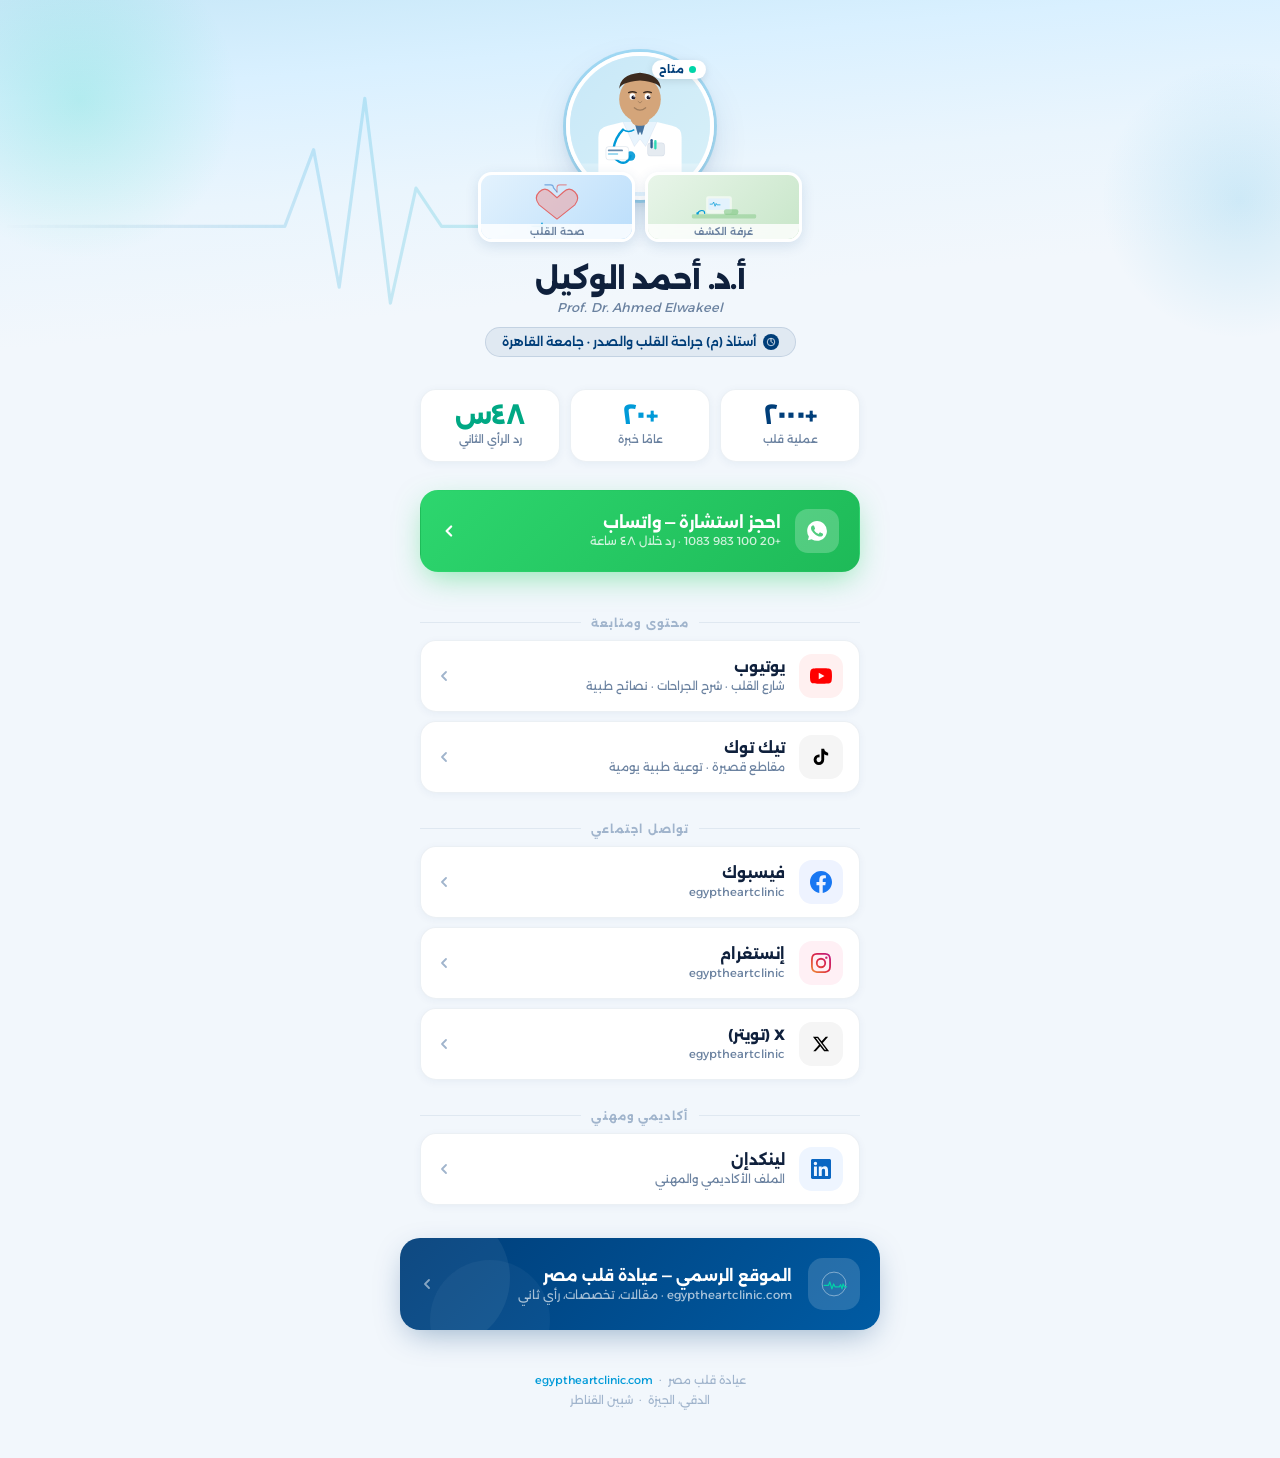
<file: links.html>
<!doctype html>
<html lang="ar" dir="rtl">
<head>
<meta charset="utf-8" />
<meta name="viewport" content="width=device-width, initial-scale=1, viewport-fit=cover" />
<meta name="theme-color" content="#003E79" />

<title>أ.د. أحمد الوكيل — عيادة قلب مصر | روابط التواصل</title>
<meta name="description" content="جميع روابط التواصل لعيادة قلب مصر وأ.د. أحمد الوكيل — احجز استشارة عبر واتساب أو تابعنا على منصات التواصل الاجتماعي." />
<meta name="robots" content="noindex" />
<meta property="og:title" content="أ.د. أحمد الوكيل — عيادة قلب مصر" />
<meta property="og:description" content="أستاذ (م) جراحة القلب والصدر، جامعة القاهرة." />
<meta property="og:type" content="profile" />

<link rel="preconnect" href="https://fonts.googleapis.com" />
<link rel="preconnect" href="https://fonts.gstatic.com" crossorigin />
<link href="https://fonts.googleapis.com/css2?family=Alexandria:wght@300;400;500;600;700;800&display=swap" rel="stylesheet" />
<link rel="icon" type="image/svg+xml" href="./favicon.svg" />

<!-- Schema Markup -->
<script type="application/ld+json">
{
  "@context": "https://schema.org",
  "@graph": [
    {
      "@type": "WebSite",
      "@id": "https://www.egyptheartclinic.com/#website",
      "url": "https://www.egyptheartclinic.com/",
      "name": "عيادة قلب مصر",
      "alternateName": "Egypt Heart Clinic",
      "inLanguage": "ar"
    },
    {
      "@type": "ProfilePage",
      "@id": "https://www.egyptheartclinic.com/links.html#webpage",
      "url": "https://www.egyptheartclinic.com/links.html",
      "name": "أ.د. أحمد الوكيل — روابط التواصل | عيادة قلب مصر",
      "description": "جميع روابط التواصل الاجتماعي لعيادة قلب مصر وأ.د. أحمد الوكيل.",
      "inLanguage": "ar",
      "isPartOf": { "@id": "https://www.egyptheartclinic.com/#website" },
      "about": { "@id": "https://www.egyptheartclinic.com/#physician" },
      "mainEntity": { "@id": "https://www.egyptheartclinic.com/#physician" }
    },
    {
      "@type": "Physician",
      "@id": "https://www.egyptheartclinic.com/#physician",
      "name": "أ.د. أحمد الوكيل",
      "alternateName": "Prof. Dr. Ahmed Elwakeel",
      "url": "https://www.egyptheartclinic.com/",
      "image": "https://www.egyptheartclinic.com/assets/dr-elwakeel.jpg",
      "jobTitle": "أستاذ (م) جراحة القلب والصدر",
      "medicalSpecialty": "Cardiothoracic Surgery",
      "telephone": "+201009831083",
      "affiliation": {
        "@type": "CollegeOrUniversity",
        "name": "جامعة القاهرة",
        "alternateName": "Cairo University"
      },
      "worksFor": {
        "@type": "MedicalOrganization",
        "@id": "https://www.egyptheartclinic.com/#organization",
        "name": "عيادة قلب مصر",
        "url": "https://www.egyptheartclinic.com/"
      },
      "sameAs": [
        "https://www.egyptheartclinic.com/",
        "https://www.youtube.com/@egyptheartclinic",
        "https://www.facebook.com/egyptheartclinic",
        "https://www.tiktok.com/@egyptheartclinic",
        "https://www.instagram.com/egyptheartclinic",
        "https://x.com/egyptheartclinc",
        "https://www.linkedin.com/in/ahmed-elwakeel-b5696943/"
      ]
    }
  ]
}
</script>

<style>
/* ═══════════════════════════════════════════
   EHC Links Page — Light, welcoming redesign
   ═══════════════════════════════════════════ */

*, *::before, *::after { box-sizing: border-box; margin: 0; padding: 0; }

:root {
  --blue:    #003E79;
  --teal:    #009AD8;
  --mint:    #00D5A8;
  --wa:      #25D366;
  --wa-d:    #1EBA58;
  --navy:    #0F203C;
  --text:    #1A2F4A;
  --muted:   #6B82A0;
  --faint:   #A0B4CC;
  --white:   #FFFFFF;
  --cream:   #F5F1EB;
  --bg:      #F2F7FC;
  --card:    #FFFFFF;
  --border:  rgba(0, 62, 121, 0.08);
  --ease:    cubic-bezier(.25, .46, .45, .94);
  --ease-s:  cubic-bezier(.34, 1.56, .64, 1);
}

html { -webkit-text-size-adjust: 100%; }

body {
  font-family: 'Alexandria', sans-serif;
  background: var(--bg);
  color: var(--text);
  min-height: 100dvh;
  display: flex;
  flex-direction: column;
  align-items: center;
  overflow-x: hidden;
}

/* ══ Hero section ══ */
.hero {
  width: 100%;
  position: relative;
  overflow: hidden;
  display: flex;
  flex-direction: column;
  align-items: center;
  padding: 52px 24px 0;

  /* Main gradient: sky-blue top → light background */
  background:
    linear-gradient(175deg,
      #C8E8F8 0%,
      #D9F0FF 20%,
      #EAF5FD 45%,
      #F2F7FC 70%,
      #F2F7FC 100%);
}

/* Decorative blobs */
.hero::before {
  content: '';
  position: absolute;
  top: -60px;
  inset-inline-end: -80px;
  width: 320px;
  height: 320px;
  border-radius: 50%;
  background: radial-gradient(circle, rgba(0,213,168,0.18) 0%, transparent 70%);
  pointer-events: none;
}

.hero::after {
  content: '';
  position: absolute;
  top: 60px;
  inset-inline-start: -100px;
  width: 280px;
  height: 280px;
  border-radius: 50%;
  background: radial-gradient(circle, rgba(0,154,216,0.14) 0%, transparent 70%);
  pointer-events: none;
}

/* EKG decoration */
.hero-ekg {
  position: absolute;
  top: 0;
  left: 0;
  width: 100%;
  height: 100%;
  pointer-events: none;
  z-index: 0;
  opacity: 0.18;
}

.hero-ekg-path {
  stroke-dasharray: 700;
  stroke-dashoffset: 700;
  animation: draw-ekg 2.2s var(--ease) 0.4s forwards;
}

@keyframes draw-ekg {
  to { stroke-dashoffset: 0; }
}

/* ── Photo section ── */
.photo-section {
  position: relative;
  z-index: 2;
  display: flex;
  flex-direction: column;
  align-items: center;
  gap: 0;
  width: 100%;
  max-width: 480px;
}

/* Doctor portrait */
.portrait-wrap {
  position: relative;
  width: 148px;
  height: 148px;
  flex-shrink: 0;
}

.portrait-frame {
  width: 148px;
  height: 148px;
  border-radius: 50%;
  overflow: hidden;
  border: 4px solid var(--white);
  box-shadow:
    0 0 0 3px rgba(0, 154, 216, 0.25),
    0 16px 40px -8px rgba(0, 62, 121, 0.22),
    0 4px 12px -2px rgba(0, 62, 121, 0.12);
  background: linear-gradient(145deg, #D6EEF8 0%, #E8F5FF 100%);
  position: relative;
}

/* Real photo — swap in when ready:
   <img src="./assets/dr-elwakeel.jpg" alt="أ.د. أحمد الوكيل"
        width="148" height="148" style="width:100%;height:100%;object-fit:cover;border-radius:50%;" loading="eager" /> */
.portrait-art {
  width: 100%;
  height: 100%;
  display: flex;
  align-items: flex-end;
  justify-content: center;
  overflow: hidden;
}

/* Clinic photo strip — two small "scene" photos */
.scene-strip {
  display: flex;
  gap: 10px;
  width: 100%;
  max-width: 340px;
  margin-top: -28px;
  padding: 0 8px;
  z-index: 3;
  position: relative;
}

.scene-photo {
  flex: 1;
  height: 70px;
  border-radius: 14px;
  overflow: hidden;
  border: 3px solid var(--white);
  box-shadow: 0 4px 14px rgba(0, 62, 121, 0.12);
  display: flex;
  align-items: center;
  justify-content: center;
  position: relative;
}

.scene-photo:first-child {
  background: linear-gradient(135deg, #E8F5E9 0%, #C8E6C9 100%);
}

.scene-photo:last-child {
  background: linear-gradient(135deg, #E3F2FD 0%, #BBDEFB 100%);
}

.scene-label {
  position: absolute;
  bottom: 0;
  inset-inline-start: 0;
  inset-inline-end: 0;
  background: rgba(255,255,255,0.82);
  font-size: 0.6rem;
  font-weight: 600;
  color: var(--muted);
  text-align: center;
  padding: 2px 4px;
  backdrop-filter: blur(4px);
}

/* Live badge */
.live-badge {
  position: absolute;
  top: 8px;
  inset-inline-start: 8px;
  display: flex;
  align-items: center;
  gap: 5px;
  background: var(--white);
  border-radius: 100px;
  padding: 3px 10px 3px 7px;
  font-size: 0.65rem;
  font-weight: 700;
  color: var(--blue);
  box-shadow: 0 2px 8px rgba(0,0,0,0.1);
}

.live-dot {
  width: 7px;
  height: 7px;
  border-radius: 50%;
  background: var(--mint);
  animation: blink-dot 2s ease-in-out infinite;
  flex-shrink: 0;
}

@keyframes blink-dot {
  0%, 100% { opacity: 1; }
  50%       { opacity: 0.3; }
}

/* Profile text */
.profile-text {
  z-index: 2;
  text-align: center;
  padding: 22px 16px 32px;
  position: relative;
}

.profile-name {
  font-size: clamp(1.45rem, 4.5vw, 1.75rem);
  font-weight: 800;
  letter-spacing: -0.025em;
  color: var(--navy);
  line-height: 1.1;
}

.profile-name-en {
  display: block;
  font-size: 0.8rem;
  font-weight: 400;
  color: var(--muted);
  letter-spacing: 0.01em;
  margin-top: 6px;
  font-style: italic;
}

.profile-pill {
  display: inline-flex;
  align-items: center;
  gap: 7px;
  margin-top: 12px;
  font-size: 0.76rem;
  font-weight: 600;
  color: var(--blue);
  background: rgba(0, 62, 121, 0.07);
  border: 1px solid rgba(0, 62, 121, 0.13);
  border-radius: 100px;
  padding: 6px 16px;
}

.pill-icon {
  width: 16px;
  height: 16px;
  background: var(--blue);
  border-radius: 50%;
  display: flex;
  align-items: center;
  justify-content: center;
  flex-shrink: 0;
}

/* ══ Stats row ══ */
.stats-row {
  display: flex;
  width: 100%;
  max-width: 480px;
  gap: 10px;
  padding: 0 20px;
  margin: 0 0 28px;
  position: relative;
  z-index: 2;
}

.stat-card {
  flex: 1;
  background: var(--white);
  border-radius: 16px;
  border: 1px solid var(--border);
  padding: 14px 10px;
  text-align: center;
  box-shadow: 0 2px 10px rgba(0, 62, 121, 0.06);
  transition: transform 0.2s var(--ease), box-shadow 0.2s var(--ease);
}

.stat-card:hover {
  transform: translateY(-2px);
  box-shadow: 0 6px 20px rgba(0, 62, 121, 0.1);
}

.stat-num {
  display: block;
  font-size: 1.5rem;
  font-weight: 800;
  letter-spacing: -0.03em;
  line-height: 1;
  color: var(--blue);
}

.stat-num--teal { color: var(--teal); }
.stat-num--mint { color: #00A884; }

.stat-lbl {
  display: block;
  font-size: 0.67rem;
  font-weight: 500;
  color: var(--muted);
  margin-top: 5px;
  line-height: 1.3;
}

/* ══ Main content wrapper ══ */
.content {
  width: 100%;
  max-width: 480px;
  padding: 0 20px;
  display: flex;
  flex-direction: column;
  gap: 0;
  position: relative;
  z-index: 2;
}

/* ══ Section heading ══ */
.sec-head {
  display: flex;
  align-items: center;
  gap: 10px;
  margin: 20px 0 10px;
}

.sec-head:first-child { margin-top: 0; }

.sec-line {
  flex: 1;
  height: 1px;
  background: var(--border);
}

.sec-label {
  font-size: 0.68rem;
  font-weight: 700;
  letter-spacing: 0.1em;
  text-transform: uppercase;
  color: var(--faint);
  white-space: nowrap;
}

/* ══ Link card ══ */
.lnk {
  display: flex;
  align-items: center;
  gap: 14px;
  width: 100%;
  padding: 13px 16px;
  border-radius: 16px;
  text-decoration: none;
  color: var(--text);
  background: var(--card);
  border: 1px solid var(--border);
  margin-bottom: 9px;
  box-shadow: 0 2px 8px rgba(0, 62, 121, 0.05);
  transition:
    transform   0.2s var(--ease),
    box-shadow  0.2s var(--ease),
    border-color 0.2s;
  -webkit-tap-highlight-color: transparent;
  position: relative;
  overflow: hidden;
}

/* Hover lift */
@media (hover: hover) {
  .lnk:hover {
    transform: translateY(-2px);
    box-shadow: 0 8px 24px rgba(0, 62, 121, 0.11);
    border-color: rgba(0, 62, 121, 0.18);
  }
}

.lnk:active { transform: scale(0.98); transition-duration: 0.08s; }

/* WhatsApp — hero button */
.lnk--wa {
  background: linear-gradient(135deg, #2DD66E 0%, #1EBA58 100%);
  border-color: transparent;
  color: var(--white);
  padding: 18px 20px;
  border-radius: 18px;
  box-shadow: 0 10px 30px -6px rgba(37, 211, 102, 0.5);
  margin-bottom: 24px;
}

.lnk--wa:hover {
  box-shadow: 0 14px 36px -6px rgba(37, 211, 102, 0.65);
  border-color: transparent;
}

/* Platform accent left border */
.lnk--yt:hover  { border-color: rgba(255,  0,  0, 0.25); }
.lnk--fb:hover  { border-color: rgba(24, 119, 242, 0.25); }
.lnk--ig:hover  { border-color: rgba(225, 48, 108, 0.25); }
.lnk--x:hover   { border-color: rgba(0, 0, 0, 0.15); }
.lnk--tt:hover  { border-color: rgba(0, 0, 0, 0.15); }
.lnk--li:hover  { border-color: rgba(10, 102, 194, 0.25); }
.lnk--web:hover { border-color: rgba(0, 62, 121, 0.25); }

/* Icon bubble */
.lnk-ico {
  width: 44px;
  height: 44px;
  border-radius: 13px;
  display: flex;
  align-items: center;
  justify-content: center;
  flex-shrink: 0;
}

.lnk--wa   .lnk-ico { background: rgba(255,255,255,0.22); }
.lnk--yt   .lnk-ico { background: #FFF0F0; }
.lnk--fb   .lnk-ico { background: #EEF3FF; }
.lnk--ig   .lnk-ico { background: #FFF0F5; }
.lnk--tt   .lnk-ico { background: #F5F5F5; }
.lnk--x    .lnk-ico { background: #F5F5F5; }
.lnk--li   .lnk-ico { background: #EEF5FF; }
.lnk--web  .lnk-ico { background: #EFF7FF; }

.lnk-body { flex: 1; text-align: right; }

.lnk-title {
  display: block;
  font-size: 0.93rem;
  font-weight: 700;
  color: var(--navy);
  line-height: 1.2;
}

.lnk--wa .lnk-title { color: var(--white); font-size: 1rem; }

.lnk-sub {
  display: block;
  font-size: 0.72rem;
  font-weight: 400;
  color: var(--muted);
  margin-top: 2px;
}

.lnk--wa .lnk-sub { color: rgba(255,255,255,0.78); }

.lnk-arrow {
  flex-shrink: 0;
  color: var(--faint);
  transition: transform 0.2s var(--ease), color 0.2s;
}

.lnk--wa .lnk-arrow { color: rgba(255,255,255,0.6); }

.lnk:hover .lnk-arrow      { color: var(--teal); transform: translateX(-4px); }
.lnk--wa:hover .lnk-arrow  { color: rgba(255,255,255,0.9); transform: translateX(-4px); }

/* ══ Website teaser ══ */
.web-teaser {
  display: flex;
  align-items: center;
  gap: 16px;
  width: 100%;
  max-width: 480px;
  margin: 24px 20px 0;
  padding: 20px;
  background: linear-gradient(135deg, var(--blue) 0%, #005BA3 100%);
  border-radius: 20px;
  text-decoration: none;
  color: var(--white);
  box-shadow: 0 10px 32px -8px rgba(0, 62, 121, 0.4);
  transition: transform 0.2s var(--ease), box-shadow 0.2s;
  position: relative;
  overflow: hidden;
}

.web-teaser::before {
  content: '';
  position: absolute;
  inset-inline-end: -30px;
  top: -30px;
  width: 140px;
  height: 140px;
  border-radius: 50%;
  background: rgba(255,255,255,0.06);
}

.web-teaser::after {
  content: '';
  position: absolute;
  inset-inline-end: 30px;
  bottom: -50px;
  width: 120px;
  height: 120px;
  border-radius: 50%;
  background: rgba(255,255,255,0.04);
}

.web-teaser:hover {
  transform: translateY(-2px);
  box-shadow: 0 16px 40px -8px rgba(0, 62, 121, 0.5);
}

.web-teaser-ico {
  width: 52px;
  height: 52px;
  border-radius: 15px;
  background: rgba(255,255,255,0.15);
  display: flex;
  align-items: center;
  justify-content: center;
  flex-shrink: 0;
  position: relative;
  z-index: 1;
}

.web-teaser-body {
  flex: 1;
  position: relative;
  z-index: 1;
  text-align: right;
}

.web-teaser-body strong {
  display: block;
  font-size: 0.95rem;
  font-weight: 700;
}

.web-teaser-body small {
  display: block;
  font-size: 0.73rem;
  color: rgba(255,255,255,0.65);
  margin-top: 3px;
}

/* ══ Footer ══ */
.foot {
  margin-top: 40px;
  margin-bottom: 48px;
  text-align: center;
  font-size: 0.7rem;
  color: var(--faint);
  line-height: 1.8;
  padding: 0 24px;
}

.foot a { color: var(--teal); text-decoration: none; }
.foot a:hover { color: var(--blue); }

/* ══ Entrance animations ══ */
@media (prefers-reduced-motion: no-preference) {
  .photo-section { animation: pop-in  0.6s var(--ease-s) both; }
  .profile-text  { animation: fade-up 0.5s 0.15s var(--ease) both; }
  .stats-row     { animation: fade-up 0.45s 0.25s var(--ease) both; }
  .content       { animation: fade-up 0.45s 0.32s var(--ease) both; }
  .web-teaser    { animation: fade-up 0.45s 0.55s var(--ease) both; }
  .foot          { animation: fade-up 0.4s  0.65s var(--ease) both; }

  .lnk:nth-child(1)  { animation: slide-up 0.38s 0.35s var(--ease) both; }
  .lnk:nth-child(2)  { animation: slide-up 0.38s 0.42s var(--ease) both; }
  .lnk:nth-child(3)  { animation: slide-up 0.38s 0.49s var(--ease) both; }
  .lnk:nth-child(4)  { animation: slide-up 0.38s 0.56s var(--ease) both; }
  .lnk:nth-child(5)  { animation: slide-up 0.38s 0.63s var(--ease) both; }
  .lnk:nth-child(6)  { animation: slide-up 0.38s 0.70s var(--ease) both; }
  .lnk:nth-child(7)  { animation: slide-up 0.38s 0.77s var(--ease) both; }
  .lnk:nth-child(8)  { animation: slide-up 0.38s 0.84s var(--ease) both; }
}

@keyframes pop-in  { from { opacity:0; transform:scale(0.88) translateY(10px); } to { opacity:1; transform:none; } }
@keyframes fade-up { from { opacity:0; transform:translateY(18px); } to { opacity:1; transform:none; } }
@keyframes slide-up{ from { opacity:0; transform:translateY(12px); } to { opacity:1; transform:none; } }
</style>
</head>
<body>

<!-- ══════════ Hero ══════════ -->
<section class="hero" aria-label="الملف الشخصي">

  <!-- EKG line -->
  <svg class="hero-ekg" viewBox="0 0 800 160" preserveAspectRatio="xMidYMid meet" fill="none" aria-hidden="true">
    <path class="hero-ekg-path"
      d="M0 100 H160 L178 100 L196 52 L212 138 L228 20 L244 148 L260 76 L276 100 H340 L356 100 L372 68 L386 118 L398 100 H500 L516 100 L530 58 L544 130 L556 90 L568 100 H800"
      stroke="url(#eg)" stroke-width="2" stroke-linecap="round" stroke-linejoin="round" />
    <defs>
      <linearGradient id="eg" x1="0" y1="0" x2="800" y2="0" gradientUnits="userSpaceOnUse">
        <stop offset="0%"   stop-color="#003E79" stop-opacity="0"/>
        <stop offset="25%"  stop-color="#009AD8"/>
        <stop offset="55%"  stop-color="#00D5A8"/>
        <stop offset="80%"  stop-color="#009AD8"/>
        <stop offset="100%" stop-color="#003E79" stop-opacity="0"/>
      </linearGradient>
    </defs>
  </svg>

  <!-- Doctor portrait -->
  <div class="photo-section">

    <div class="portrait-wrap">
      <div class="portrait-frame">
        <!--
          استبدل بصورة حقيقية:
          <img src="./assets/dr-elwakeel.jpg" alt="أ.د. أحمد الوكيل"
               width="148" height="148"
               style="width:100%;height:100%;object-fit:cover;border-radius:50%;"
               loading="eager" />
        -->
        <div class="portrait-art" aria-hidden="true">
          <svg viewBox="0 0 148 148" width="148" height="148" fill="none" xmlns="http://www.w3.org/2000/svg">
            <!-- Sky gradient background -->
            <rect width="148" height="148" fill="url(#bg-portrait)"/>
            <!-- Floor/desk hint -->
            <rect x="0" y="118" width="148" height="30" fill="rgba(255,255,255,0.25)"/>
            <!-- White coat torso -->
            <path d="M30 148 L30 90 Q30 80 40 78 L56 74 L74 82 L92 74 L108 78 Q118 80 118 90 L118 148 Z" fill="white"/>
            <!-- Coat lapels -->
            <path d="M56 74 L68 100 L74 92 L80 100 L92 74" fill="#E8F4FD" stroke="rgba(0,62,121,0.12)" stroke-width="0.5"/>
            <!-- Shirt/tie -->
            <path d="M68 74 L72 88 L74 84 L76 88 L80 74" fill="#003E79" opacity="0.7"/>
            <!-- Neck -->
            <rect x="64" y="60" width="20" height="18" rx="8" fill="#D4A57A"/>
            <!-- Head -->
            <ellipse cx="74" cy="50" rx="22" ry="24" fill="#D4A57A"/>
            <!-- Hair -->
            <path d="M52 40 Q52 24 74 22 Q96 24 96 40 Q96 32 74 30 Q52 32 52 40Z" fill="#3D2B1F"/>
            <!-- Eyes -->
            <ellipse cx="66" cy="47" rx="3" ry="3.5" fill="white"/>
            <ellipse cx="82" cy="47" rx="3" ry="3.5" fill="white"/>
            <circle cx="67" cy="48" r="2" fill="#1A1A2E"/>
            <circle cx="83" cy="48" r="2" fill="#1A1A2E"/>
            <circle cx="67.8" cy="47.2" r="0.7" fill="white"/>
            <circle cx="83.8" cy="47.2" r="0.7" fill="white"/>
            <!-- Eyebrows -->
            <path d="M62 43 Q66 41 70 43" stroke="#3D2B1F" stroke-width="1.4" stroke-linecap="round" fill="none"/>
            <path d="M78 43 Q82 41 86 43" stroke="#3D2B1F" stroke-width="1.4" stroke-linecap="round" fill="none"/>
            <!-- Nose -->
            <path d="M72 52 Q74 56 76 52" stroke="rgba(0,0,0,0.2)" stroke-width="1" stroke-linecap="round" fill="none"/>
            <!-- Smile -->
            <path d="M68 59 Q74 64 80 59" stroke="rgba(0,0,0,0.25)" stroke-width="1.4" stroke-linecap="round" fill="none"/>
            <!-- Stethoscope -->
            <path d="M56 82 Q48 90 46 102 Q44 112 52 116 Q60 120 64 110" stroke="#009AD8" stroke-width="2.5" stroke-linecap="round" fill="none"/>
            <circle cx="64" cy="110" r="5" fill="#009AD8" opacity="0.9"/>
            <path d="M56 82 Q62 86 68 82" stroke="#009AD8" stroke-width="1.5" fill="none"/>
            <!-- Pocket + pen -->
            <rect x="82" y="96" width="18" height="14" rx="3" fill="rgba(0,62,121,0.1)" stroke="rgba(0,62,121,0.15)" stroke-width="0.5"/>
            <rect x="85" y="92" width="2.5" height="10" rx="1.2" fill="#003E79" opacity="0.8"/>
            <rect x="89" y="93" width="2.5" height="10" rx="1.2" fill="#00D5A8" opacity="0.8"/>
            <!-- Name badge -->
            <rect x="38" y="100" width="24" height="14" rx="3" fill="white" stroke="rgba(0,62,121,0.2)" stroke-width="0.5"/>
            <rect x="40" y="103" width="16" height="2" rx="1" fill="#003E79" opacity="0.6"/>
            <rect x="40" y="107" width="11" height="1.5" rx="0.7" fill="#009AD8" opacity="0.5"/>
            <defs>
              <linearGradient id="bg-portrait" x1="0" y1="0" x2="148" y2="148" gradientUnits="userSpaceOnUse">
                <stop offset="0%" stop-color="#C8E8F8"/>
                <stop offset="100%" stop-color="#D8F0F8"/>
              </linearGradient>
            </defs>
          </svg>
        </div>
      </div>

      <!-- Live / available badge -->
      <div class="live-badge" aria-label="متاح للاستشارة">
        <span class="live-dot" aria-hidden="true"></span>
        متاح
      </div>
    </div>

    <!-- Two clinic scene photos -->
    <div class="scene-strip" aria-hidden="true">
      <!-- Scene 1: Consultation room -->
      <div class="scene-photo">
        <svg viewBox="0 0 110 70" width="80" height="50" fill="none" xmlns="http://www.w3.org/2000/svg">
          <!-- Desk -->
          <rect x="10" y="45" width="90" height="6" rx="2" fill="#4CAF50" opacity="0.3"/>
          <!-- Monitor -->
          <rect x="30" y="20" width="36" height="24" rx="3" fill="white" opacity="0.6"/>
          <rect x="33" y="23" width="30" height="16" rx="1" fill="#E3F2FD"/>
          <!-- EKG on screen -->
          <path d="M35 31 h4 l1.5-3 l2 6 l1.5-4 l1 2 h5" stroke="#009AD8" stroke-width="1" fill="none"/>
          <!-- Chair hint -->
          <rect x="55" y="38" width="20" height="8" rx="3" fill="#4CAF50" opacity="0.4"/>
          <!-- Stethoscope on desk -->
          <path d="M18 44 Q20 40 24 40 Q28 40 28 44" stroke="#009AD8" stroke-width="1.5" fill="none" stroke-linecap="round"/>
          <circle cx="18" cy="44" r="2" fill="#009AD8" opacity="0.7"/>
        </svg>
        <span class="scene-label">غرفة الكشف</span>
      </div>
      <!-- Scene 2: Heart illustration -->
      <div class="scene-photo">
        <svg viewBox="0 0 110 70" width="80" height="50" fill="none" xmlns="http://www.w3.org/2000/svg">
          <!-- Heart shape -->
          <path d="M55 52 L30 32 Q22 22 30 14 Q38 6 46 14 L55 22 L64 14 Q72 6 80 14 Q88 22 80 32 Z" fill="#EF9A9A" opacity="0.5"/>
          <path d="M55 52 L30 32 Q22 22 30 14 Q38 6 46 14 L55 22 L64 14 Q72 6 80 14 Q88 22 80 32 Z" stroke="#E53935" stroke-width="1.5" fill="none" opacity="0.7"/>
          <!-- Vessels -->
          <path d="M55 14 L55 8 Q55 4 59 4 L68 4" stroke="#E53935" stroke-width="1.5" stroke-linecap="round" fill="none" opacity="0.5"/>
          <path d="M55 14 L50 8 Q50 4 46 4 L38 4" stroke="#1565C0" stroke-width="1.5" stroke-linecap="round" fill="none" opacity="0.5"/>
          <!-- EKG below -->
          <path d="M20 62 h12 l2-5 l3 10 l2-6 l1.5 3 h12" stroke="#009AD8" stroke-width="1.2" fill="none" stroke-linecap="round"/>
        </svg>
        <span class="scene-label">صحة القلب</span>
      </div>
    </div>

  </div>

  <!-- Profile text -->
  <div class="profile-text">
    <h1 class="profile-name">
      أ.د. أحمد الوكيل
      <span class="profile-name-en">Prof. Dr. Ahmed Elwakeel</span>
    </h1>
    <div class="profile-pill" role="text">
      <span class="pill-icon" aria-hidden="true">
        <svg viewBox="0 0 16 16" width="10" height="10" fill="none">
          <path d="M8 3v4l3 3" stroke="white" stroke-width="1.5" stroke-linecap="round"/>
          <circle cx="8" cy="8" r="6" stroke="white" stroke-width="1.2"/>
        </svg>
      </span>
      أستاذ (م) جراحة القلب والصدر · جامعة القاهرة
    </div>
  </div>

</section>

<!-- ══════════ Stats ══════════ -->
<div class="stats-row" role="region" aria-label="إحصائيات">
  <div class="stat-card">
    <span class="stat-num" data-count="2000" data-prefix="+">+٢٠٠٠</span>
    <span class="stat-lbl">عملية قلب</span>
  </div>
  <div class="stat-card">
    <span class="stat-num stat-num--teal" data-count="20" data-prefix="+">+٢٠</span>
    <span class="stat-lbl">عامًا خبرة</span>
  </div>
  <div class="stat-card">
    <span class="stat-num stat-num--mint">٤٨س</span>
    <span class="stat-lbl">رد الرأي الثاني</span>
  </div>
</div>

<!-- ══════════ Links ══════════ -->
<div class="content">

  <!-- WhatsApp CTA -->
  <a href="https://wa.me/201009831083" class="lnk lnk--wa" target="_blank" rel="noopener" aria-label="احجز استشارة عبر واتساب">
    <div class="lnk-ico" aria-hidden="true">
      <svg viewBox="0 0 24 24" width="24" height="24" fill="white"><path d="M17.472 14.382c-.297-.149-1.758-.867-2.03-.967-.273-.099-.471-.148-.67.15-.197.297-.767.966-.94 1.164-.173.199-.347.223-.644.075-.297-.15-1.255-.463-2.39-1.475-.883-.788-1.48-1.761-1.653-2.059-.173-.297-.018-.458.13-.606.134-.133.298-.347.446-.52.149-.174.198-.298.298-.497.099-.198.05-.371-.025-.52-.075-.149-.669-1.612-.916-2.207-.242-.579-.487-.5-.669-.51-.173-.008-.371-.01-.57-.01-.198 0-.52.074-.792.372-.272.297-1.04 1.016-1.04 2.479 0 1.462 1.065 2.875 1.213 3.074.149.198 2.096 3.2 5.077 4.487.709.306 1.262.489 1.694.625.712.227 1.36.195 1.871.118.571-.085 1.758-.719 2.006-1.413.248-.694.248-1.289.173-1.413-.074-.124-.272-.198-.57-.347m-5.421 7.403h-.004a9.87 9.87 0 0 1-5.031-1.378l-.361-.214-3.741.982.998-3.648-.235-.374a9.86 9.86 0 0 1-1.51-5.26c.001-5.45 4.436-9.884 9.888-9.884 2.64 0 5.122 1.03 6.988 2.898a9.825 9.825 0 0 1 2.893 6.994c-.003 5.45-4.437 9.884-9.885 9.884"/></svg>
    </div>
    <div class="lnk-body">
      <strong class="lnk-title">احجز استشارة — واتساب</strong>
      <span class="lnk-sub">+20 100 983 1083 · رد خلال ٤٨ ساعة</span>
    </div>
    <svg class="lnk-arrow" viewBox="0 0 16 16" width="18" height="18" fill="none" aria-hidden="true">
      <path d="M9 4l-4 4 4 4" stroke="white" stroke-width="2" stroke-linecap="round" stroke-linejoin="round"/>
    </svg>
  </a>

  <!-- Video content -->
  <div class="sec-head" aria-hidden="true">
    <span class="sec-line"></span>
    <span class="sec-label">محتوى ومتابعة</span>
    <span class="sec-line"></span>
  </div>

  <a href="https://www.youtube.com/@egyptheartclinic" class="lnk lnk--yt" target="_blank" rel="noopener" aria-label="قناة عيادة قلب مصر على يوتيوب">
    <div class="lnk-ico" aria-hidden="true">
      <svg viewBox="0 0 24 24" width="22" height="22" fill="#FF0000"><path d="M23.498 6.186a3.016 3.016 0 0 0-2.122-2.136C19.505 3.545 12 3.545 12 3.545s-7.505 0-9.377.505A3.017 3.017 0 0 0 .502 6.186C0 8.07 0 12 0 12s0 3.93.502 5.814a3.016 3.016 0 0 0 2.122 2.136c1.871.505 9.376.505 9.376.505s7.505 0 9.377-.505a3.015 3.015 0 0 0 2.122-2.136C24 15.93 24 12 24 12s0-3.93-.502-5.814zM9.545 15.568V8.432L15.818 12l-6.273 3.568z"/></svg>
    </div>
    <div class="lnk-body">
      <strong class="lnk-title">يوتيوب</strong>
      <span class="lnk-sub">شارع القلب · شرح الجراحات · نصائح طبية</span>
    </div>
    <svg class="lnk-arrow" viewBox="0 0 16 16" width="16" height="16" fill="none" aria-hidden="true">
      <path d="M9 4l-4 4 4 4" stroke="currentColor" stroke-width="1.8" stroke-linecap="round" stroke-linejoin="round"/>
    </svg>
  </a>

  <a href="https://www.tiktok.com/@egyptheartclinic" class="lnk lnk--tt" target="_blank" rel="noopener" aria-label="حساب عيادة قلب مصر على تيك توك">
    <div class="lnk-ico" aria-hidden="true">
      <svg viewBox="0 0 24 24" width="20" height="20" fill="#000"><path d="M19.59 6.69a4.83 4.83 0 0 1-3.77-4.25V2h-3.45v13.67a2.89 2.89 0 0 1-2.88 2.5 2.89 2.89 0 0 1-2.89-2.89 2.89 2.89 0 0 1 2.89-2.89c.28 0 .54.04.79.1V9.01a6.28 6.28 0 0 0-.79-.05 6.34 6.34 0 0 0-6.34 6.34 6.34 6.34 0 0 0 6.34 6.34 6.34 6.34 0 0 0 6.33-6.34V8.69a8.17 8.17 0 0 0 4.78 1.52V6.76a4.85 4.85 0 0 1-1.01-.07z"/></svg>
    </div>
    <div class="lnk-body">
      <strong class="lnk-title">تيك توك</strong>
      <span class="lnk-sub">مقاطع قصيرة · توعية طبية يومية</span>
    </div>
    <svg class="lnk-arrow" viewBox="0 0 16 16" width="16" height="16" fill="none" aria-hidden="true">
      <path d="M9 4l-4 4 4 4" stroke="currentColor" stroke-width="1.8" stroke-linecap="round" stroke-linejoin="round"/>
    </svg>
  </a>

  <!-- Social -->
  <div class="sec-head" aria-hidden="true">
    <span class="sec-line"></span>
    <span class="sec-label">تواصل اجتماعي</span>
    <span class="sec-line"></span>
  </div>

  <a href="https://www.facebook.com/egyptheartclinic" class="lnk lnk--fb" target="_blank" rel="noopener" aria-label="صفحة عيادة قلب مصر على فيسبوك">
    <div class="lnk-ico" aria-hidden="true">
      <svg viewBox="0 0 24 24" width="22" height="22" fill="#1877F2"><path d="M24 12.073c0-6.627-5.373-12-12-12s-12 5.373-12 12c0 5.99 4.388 10.954 10.125 11.854v-8.385H7.078v-3.47h3.047V9.43c0-3.007 1.792-4.669 4.533-4.669 1.312 0 2.686.235 2.686.235v2.953H15.83c-1.491 0-1.956.925-1.956 1.874v2.25h3.328l-.532 3.47h-2.796v8.385C19.612 23.027 24 18.062 24 12.073z"/></svg>
    </div>
    <div class="lnk-body">
      <strong class="lnk-title">فيسبوك</strong>
      <span class="lnk-sub">egyptheartclinic</span>
    </div>
    <svg class="lnk-arrow" viewBox="0 0 16 16" width="16" height="16" fill="none" aria-hidden="true">
      <path d="M9 4l-4 4 4 4" stroke="currentColor" stroke-width="1.8" stroke-linecap="round" stroke-linejoin="round"/>
    </svg>
  </a>

  <a href="https://www.instagram.com/egyptheartclinic" class="lnk lnk--ig" target="_blank" rel="noopener" aria-label="حساب عيادة قلب مصر على إنستغرام">
    <div class="lnk-ico" aria-hidden="true">
      <svg viewBox="0 0 24 24" width="20" height="20" xmlns="http://www.w3.org/2000/svg">
        <defs>
          <linearGradient id="ig-g2" x1="0" y1="24" x2="24" y2="0" gradientUnits="userSpaceOnUse">
            <stop offset="0%"   stop-color="#f09433"/>
            <stop offset="50%"  stop-color="#dc2743"/>
            <stop offset="100%" stop-color="#bc1888"/>
          </linearGradient>
        </defs>
        <path fill="url(#ig-g2)" d="M12 2.163c3.204 0 3.584.012 4.85.07 3.252.148 4.771 1.691 4.919 4.919.058 1.265.069 1.645.069 4.849 0 3.205-.012 3.584-.069 4.849-.149 3.225-1.664 4.771-4.919 4.919-1.266.058-1.644.07-4.85.07-3.204 0-3.584-.012-4.849-.07-3.26-.149-4.771-1.699-4.919-4.92-.058-1.265-.07-1.644-.07-4.849 0-3.204.013-3.583.07-4.849.149-3.227 1.664-4.771 4.919-4.919 1.266-.057 1.645-.069 4.849-.069zM12 0C8.741 0 8.333.014 7.053.072 2.695.272.273 2.69.073 7.052.014 8.333 0 8.741 0 12c0 3.259.014 3.668.072 4.948.2 4.358 2.618 6.78 6.98 6.98C8.333 23.986 8.741 24 12 24c3.259 0 3.668-.014 4.948-.072 4.354-.2 6.782-2.618 6.979-6.98.059-1.28.073-1.689.073-4.948 0-3.259-.014-3.667-.072-4.947-.196-4.354-2.617-6.78-6.979-6.98C15.668.014 15.259 0 12 0zm0 5.838a6.162 6.162 0 1 0 0 12.324 6.162 6.162 0 0 0 0-12.324zM12 16a4 4 0 1 1 0-8 4 4 0 0 1 0 8zm6.406-11.845a1.44 1.44 0 1 0 0 2.881 1.44 1.44 0 0 0 0-2.881z"/>
      </svg>
    </div>
    <div class="lnk-body">
      <strong class="lnk-title">إنستغرام</strong>
      <span class="lnk-sub">egyptheartclinic</span>
    </div>
    <svg class="lnk-arrow" viewBox="0 0 16 16" width="16" height="16" fill="none" aria-hidden="true">
      <path d="M9 4l-4 4 4 4" stroke="currentColor" stroke-width="1.8" stroke-linecap="round" stroke-linejoin="round"/>
    </svg>
  </a>

  <a href="https://x.com/egyptheartclinc" class="lnk lnk--x" target="_blank" rel="noopener" aria-label="حساب عيادة قلب مصر على منصة X">
    <div class="lnk-ico" aria-hidden="true">
      <svg viewBox="0 0 24 24" width="18" height="18" fill="#000"><path d="M18.244 2.25h3.308l-7.227 8.26 8.502 11.24H16.17l-5.214-6.817L4.99 21.75H1.68l7.73-8.835L1.254 2.25H8.08l4.713 6.231zm-1.161 17.52h1.833L7.084 4.126H5.117z"/></svg>
    </div>
    <div class="lnk-body">
      <strong class="lnk-title">X (تويتر)</strong>
      <span class="lnk-sub">egyptheartclinic</span>
    </div>
    <svg class="lnk-arrow" viewBox="0 0 16 16" width="16" height="16" fill="none" aria-hidden="true">
      <path d="M9 4l-4 4 4 4" stroke="currentColor" stroke-width="1.8" stroke-linecap="round" stroke-linejoin="round"/>
    </svg>
  </a>

  <!-- Professional -->
  <div class="sec-head" aria-hidden="true">
    <span class="sec-line"></span>
    <span class="sec-label">أكاديمي ومهني</span>
    <span class="sec-line"></span>
  </div>

  <a href="https://www.linkedin.com/in/ahmed-elwakeel-b5696943/" class="lnk lnk--li" target="_blank" rel="noopener" aria-label="ملف أ.د. أحمد الوكيل على لينكدإن">
    <div class="lnk-ico" aria-hidden="true">
      <svg viewBox="0 0 24 24" width="20" height="20" fill="#0A66C2"><path d="M20.447 20.452h-3.554v-5.569c0-1.328-.027-3.037-1.852-3.037-1.853 0-2.136 1.445-2.136 2.939v5.667H9.351V9h3.414v1.561h.046c.477-.9 1.637-1.85 3.37-1.85 3.601 0 4.267 2.37 4.267 5.455v6.286zM5.337 7.433a2.062 2.062 0 0 1-2.063-2.065 2.064 2.064 0 1 1 2.063 2.065zm1.782 13.019H3.555V9h3.564v11.452zM22.225 0H1.771C.792 0 0 .774 0 1.729v20.542C0 23.227.792 24 1.771 24h20.451C23.2 24 24 23.227 24 22.271V1.729C24 .774 23.2 0 22.222 0h.003z"/></svg>
    </div>
    <div class="lnk-body">
      <strong class="lnk-title">لينكدإن</strong>
      <span class="lnk-sub">الملف الأكاديمي والمهني</span>
    </div>
    <svg class="lnk-arrow" viewBox="0 0 16 16" width="16" height="16" fill="none" aria-hidden="true">
      <path d="M9 4l-4 4 4 4" stroke="currentColor" stroke-width="1.8" stroke-linecap="round" stroke-linejoin="round"/>
    </svg>
  </a>

</div>

<!-- ══════════ Website teaser ══════════ -->
<a href="https://www.egyptheartclinic.com" class="web-teaser" target="_blank" rel="noopener" aria-label="زيارة الموقع الرسمي لعيادة قلب مصر">
  <div class="web-teaser-ico" aria-hidden="true">
    <svg viewBox="0 0 40 40" width="28" height="28" fill="none">
      <circle cx="20" cy="20" r="17" stroke="rgba(255,255,255,0.5)" stroke-width="1.2"/>
      <path d="M6 22 h6 l2-5 l3 10 l2.5-7 l2 4 h6 l2-3 l2 6 l1.5-7 l2 4 h3"
            stroke="rgba(0,213,168,0.95)" stroke-width="1.8"
            stroke-linecap="round" stroke-linejoin="round" fill="none"/>
    </svg>
  </div>
  <div class="web-teaser-body">
    <strong>الموقع الرسمي — عيادة قلب مصر</strong>
    <small>egyptheartclinic.com · مقالات، تخصصات، رأي ثاني</small>
  </div>
  <svg viewBox="0 0 16 16" width="16" height="16" fill="none" style="flex-shrink:0;position:relative;z-index:1;" aria-hidden="true">
    <path d="M9 4l-4 4 4 4" stroke="rgba(255,255,255,0.5)" stroke-width="1.8" stroke-linecap="round" stroke-linejoin="round"/>
  </svg>
</a>

<!-- ══════════ Footer ══════════ -->
<footer class="foot">
  <p>عيادة قلب مصر &nbsp;·&nbsp; <a href="https://www.egyptheartclinic.com">egyptheartclinic.com</a></p>
  <p>الدقي، الجيزة &nbsp;·&nbsp; شبين القناطر</p>
</footer>

<!-- Counter animation -->
<script>
(function () {
  'use strict';
  const skip = window.matchMedia('(prefers-reduced-motion: reduce)').matches;
  const toAr = n => String(n).replace(/\d/g, d => '٠١٢٣٤٥٦٧٨٩'[d]);
  const label = (el, v) => (el.dataset.prefix || '') + toAr(v) + (el.dataset.suffix || '');

  if (!skip && 'IntersectionObserver' in window) {
    const els = document.querySelectorAll('.stat-num[data-count]');
    const io = new IntersectionObserver((entries) => {
      entries.forEach(({ isIntersecting, target }) => {
        if (!isIntersecting) return;
        const end = parseInt(target.dataset.count, 10);
        if (isNaN(end)) return;
        const t0 = performance.now();
        const tick = now => {
          const p = Math.min(1, (now - t0) / 1100);
          target.textContent = label(target, Math.round(end * (1 - Math.pow(1 - p, 3))));
          if (p < 1) requestAnimationFrame(tick);
          else target.textContent = label(target, end);
        };
        requestAnimationFrame(tick);
        io.unobserve(target);
      });
    }, { threshold: 0.5 });
    els.forEach(el => io.observe(el));
  }
})();
</script>

</body>
</html>
</file>
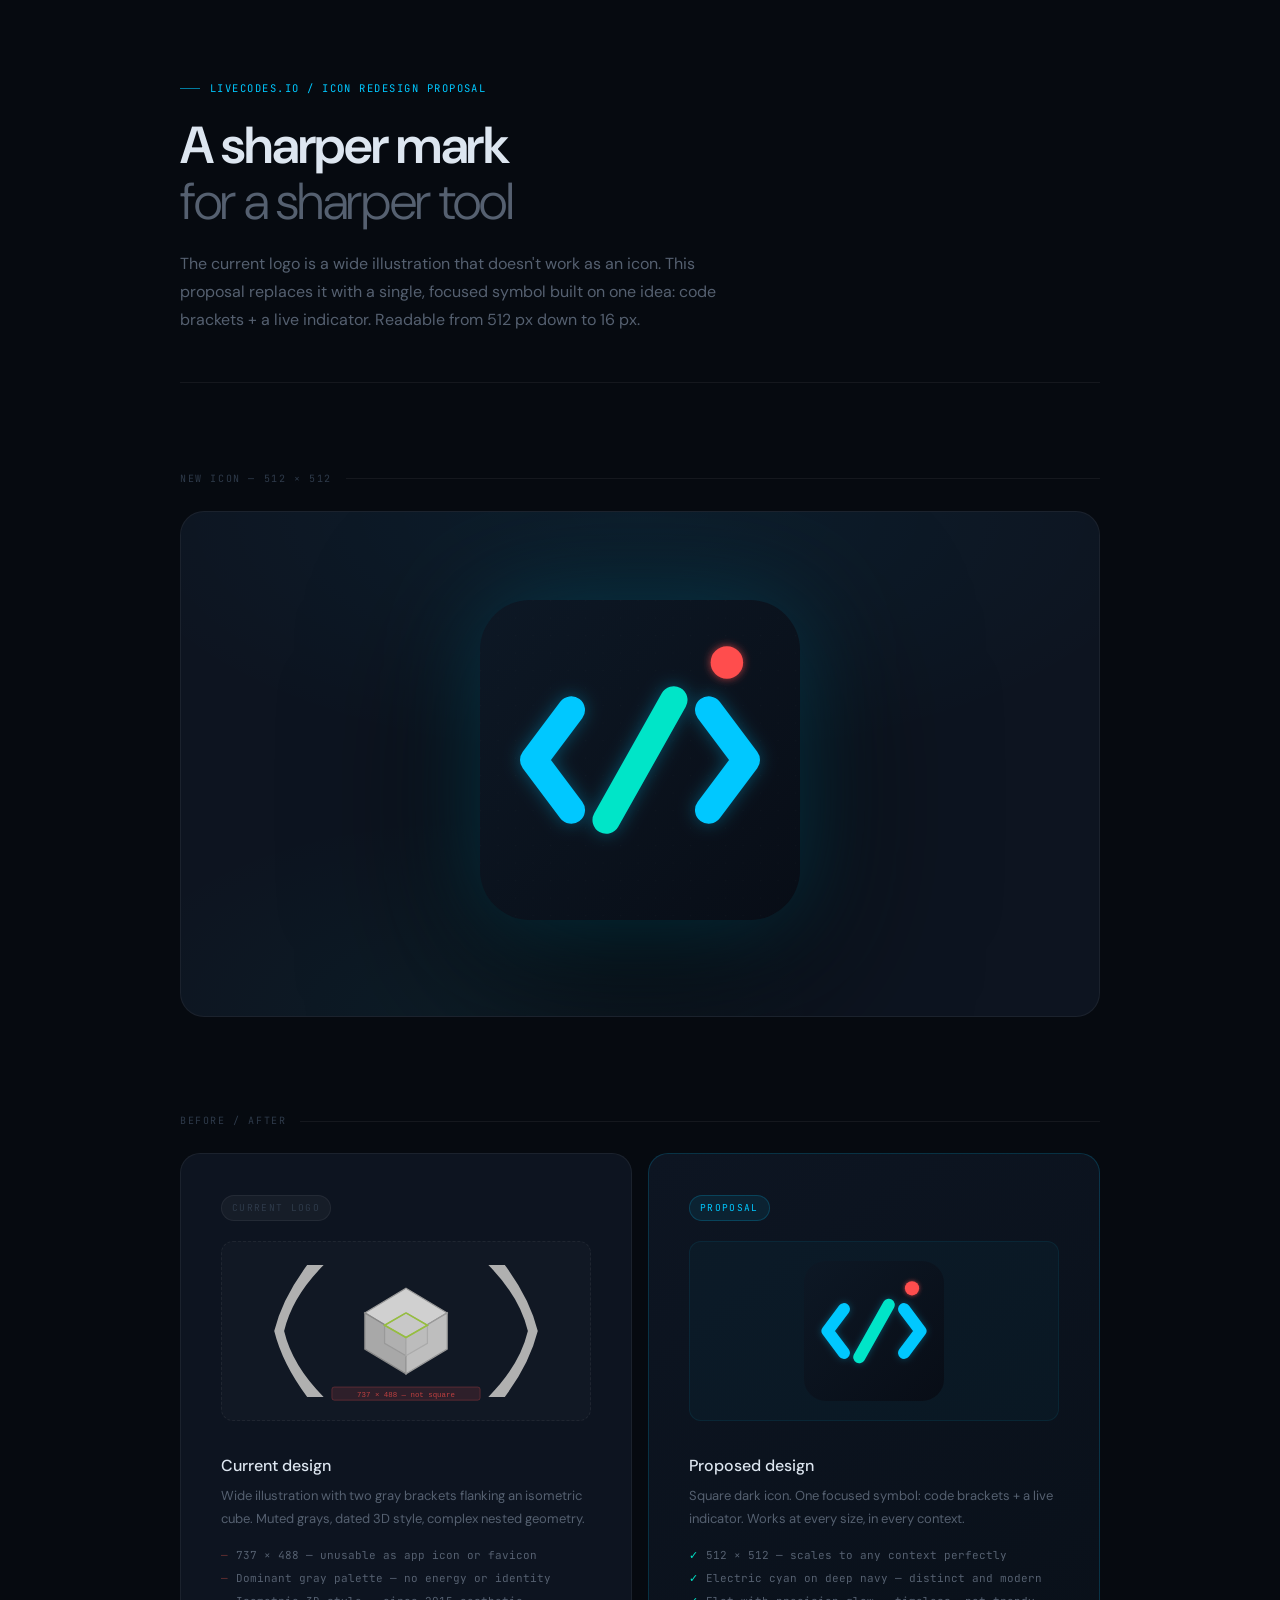
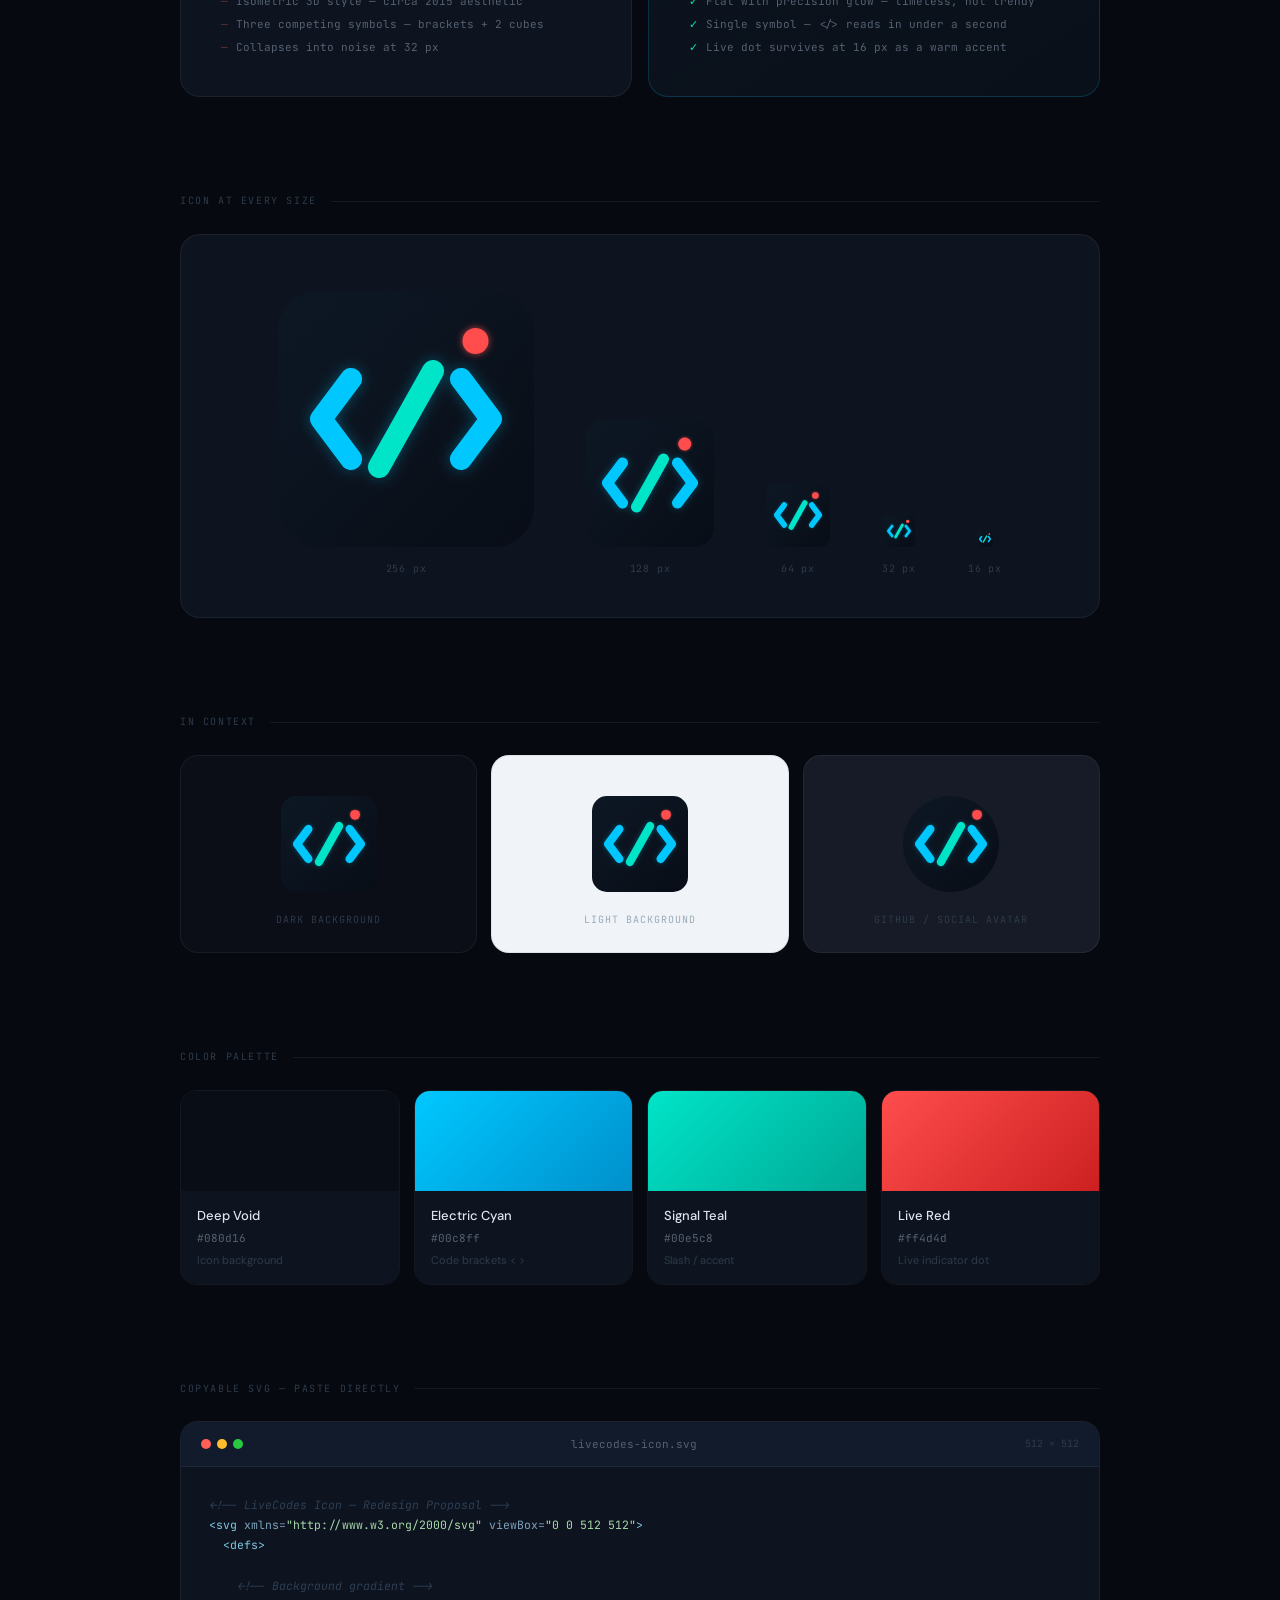
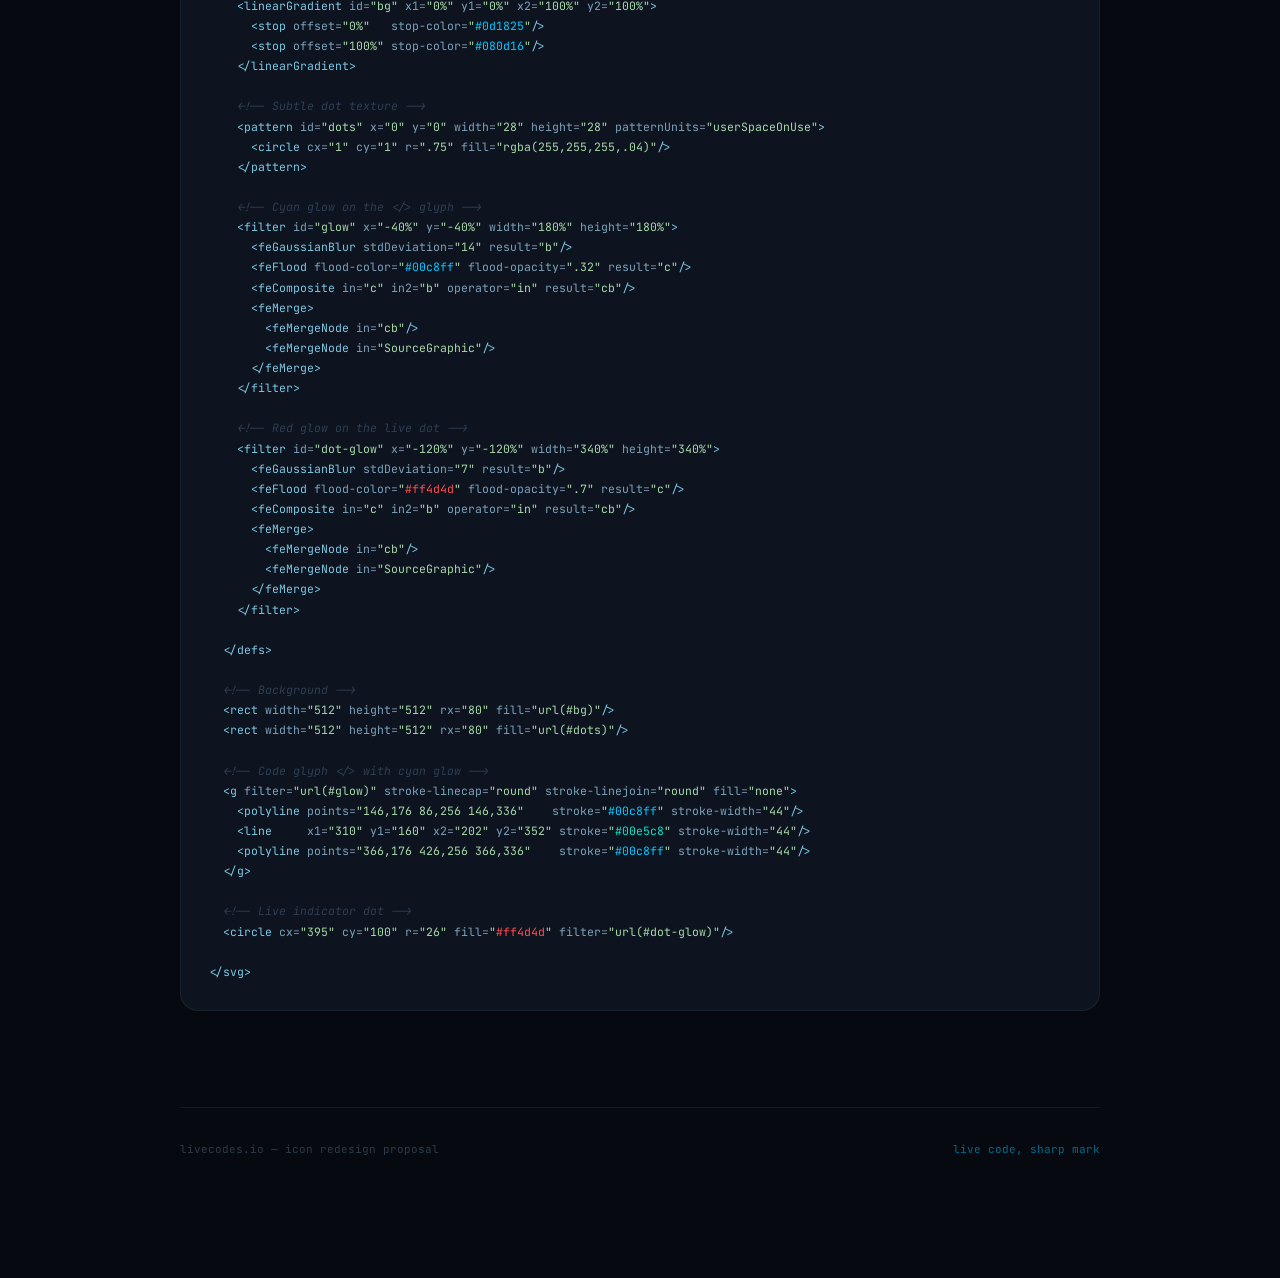
<file: livecodes-icon-proposal.html>
<!DOCTYPE html>
<html lang="en">
<head>
    <meta charset="UTF-8">
    <meta name="viewport" content="width=device-width, initial-scale=1.0">
    <title>LiveCodes — Icon Proposal</title>
    <link rel="preconnect" href="https://fonts.googleapis.com">
    <link rel="preconnect" href="https://fonts.gstatic.com" crossorigin>
    <link href="https://fonts.googleapis.com/css2?family=DM+Sans:opsz,wght@9..40,300;9..40,400;9..40,500;9..40,600&family=JetBrains+Mono:wght@400;500;700&display=swap" rel="stylesheet">
    <style>
        *, *::before, *::after {
            box-sizing: border-box;
            margin: 0;
            padding: 0;
        }

        :root {
            --bg:        #060a10;
            --surface:   #0d1420;
            --surface-2: #111b2c;
            --border:    rgba(255,255,255,0.06);
            --border-hi: rgba(0,200,255,0.18);
            --text:      #dde6f0;
            --muted:     #556070;
            --dim:       #2e3a4a;
            --cyan:      #00c8ff;
            --teal:      #00e5c8;
            --red:       #ff4d4d;
            --font:      'DM Sans', system-ui, sans-serif;
            --mono:      'JetBrains Mono', monospace;
        }

        html { scroll-behavior: smooth; }

        body {
            background: var(--bg);
            color: var(--text);
            font-family: var(--font);
            font-size: 15px;
            line-height: 1.65;
            padding: 80px 40px 120px;
        }

        .container {
            max-width: 920px;
            margin: 0 auto;
        }

        /* ── HEADER ─────────────────────────────────────────── */
        .header {
            margin-bottom: 88px;
            border-bottom: 1px solid var(--border);
            padding-bottom: 48px;
        }

        .eyebrow {
            font-family: var(--mono);
            font-size: 10.5px;
            letter-spacing: 0.14em;
            text-transform: uppercase;
            color: var(--cyan);
            margin-bottom: 20px;
            display: flex;
            align-items: center;
            gap: 10px;
        }

        .eyebrow::before {
            content: '';
            width: 20px;
            height: 1px;
            background: var(--cyan);
            opacity: 0.6;
        }

        h1 {
            font-size: clamp(32px, 5vw, 52px);
            font-weight: 600;
            letter-spacing: -0.025em;
            line-height: 1.08;
            margin-bottom: 20px;
        }

        h1 em {
            font-style: normal;
            color: var(--muted);
            font-weight: 300;
        }

        .header-desc {
            font-size: 16px;
            color: var(--muted);
            max-width: 540px;
            line-height: 1.75;
        }

        /* ── SECTION LABEL ──────────────────────────────────── */
        .label {
            font-family: var(--mono);
            font-size: 10px;
            letter-spacing: 0.16em;
            text-transform: uppercase;
            color: var(--dim);
            margin-bottom: 24px;
            display: flex;
            align-items: center;
            gap: 14px;
        }

        .label::after {
            content: '';
            flex: 1;
            height: 1px;
            background: var(--border);
        }

        section {
            margin-bottom: 96px;
        }

        /* ── HERO CARD ──────────────────────────────────────── */
        .hero-card {
            background: var(--surface);
            border: 1px solid var(--border);
            border-radius: 24px;
            padding: 88px 40px;
            display: flex;
            align-items: center;
            justify-content: center;
            position: relative;
            overflow: hidden;
        }

        .hero-card::before {
            content: '';
            position: absolute;
            inset: 0;
            background:
                radial-gradient(ellipse 60% 50% at 50% 0%, rgba(0,200,255,0.06) 0%, transparent 100%),
                radial-gradient(ellipse 40% 40% at 30% 100%, rgba(0,229,200,0.04) 0%, transparent 100%);
            pointer-events: none;
        }

        .icon-wrap {
            filter:
                drop-shadow(0 0 48px rgba(0,200,255,0.22))
                drop-shadow(0 40px 80px rgba(0,0,0,0.9));
            position: relative;
            z-index: 1;
        }

        /* ── COMPARISON ─────────────────────────────────────── */
        .compare-grid {
            display: grid;
            grid-template-columns: 1fr 1fr;
            gap: 16px;
        }

        .c-card {
            background: var(--surface);
            border: 1px solid var(--border);
            border-radius: 20px;
            padding: 40px;
        }

        .c-card.new {
            border-color: var(--border-hi);
            background: linear-gradient(145deg, #0d1522 0%, #091019 100%);
        }

        .c-badge {
            font-family: var(--mono);
            font-size: 9.5px;
            letter-spacing: 0.14em;
            text-transform: uppercase;
            padding: 4px 10px;
            border-radius: 99px;
            display: inline-block;
            margin-bottom: 20px;
        }

        .c-badge.old {
            background: rgba(255,255,255,0.04);
            color: var(--dim);
            border: 1px solid var(--border);
        }

        .c-badge.new {
            background: rgba(0,200,255,0.08);
            color: var(--cyan);
            border: 1px solid rgba(0,200,255,0.2);
        }

        .c-icon-area {
            height: 180px;
            display: flex;
            align-items: center;
            justify-content: center;
            margin-bottom: 32px;
            border-radius: 12px;
            overflow: hidden;
        }

        .c-icon-area.old-bg {
            background: rgba(255,255,255,0.02);
            border: 1px dashed var(--border);
        }

        .c-icon-area.new-bg {
            background: rgba(0,200,255,0.03);
            border: 1px solid rgba(0,200,255,0.08);
        }

        .c-title {
            font-size: 16px;
            font-weight: 500;
            margin-bottom: 6px;
        }

        .c-desc {
            font-size: 13px;
            color: var(--muted);
            line-height: 1.7;
            margin-bottom: 16px;
        }

        .c-list {
            list-style: none;
            display: flex;
            flex-direction: column;
            gap: 5px;
        }

        .c-list li {
            font-family: var(--mono);
            font-size: 11px;
            color: var(--muted);
            display: flex;
            align-items: flex-start;
            gap: 8px;
        }

        .c-list.bad li::before  { content: '—'; color: #663030; }
        .c-list.good li::before { content: '✓'; color: var(--teal); }

        /* ── SIZE STRIP ─────────────────────────────────────── */
        .size-strip {
            background: var(--surface);
            border: 1px solid var(--border);
            border-radius: 20px;
            padding: 56px 60px 40px;
            display: flex;
            align-items: flex-end;
            justify-content: center;
            gap: 52px;
        }

        .size-item {
            display: flex;
            flex-direction: column;
            align-items: center;
            gap: 14px;
        }

        .size-px {
            font-family: var(--mono);
            font-size: 10px;
            color: var(--dim);
            letter-spacing: 0.08em;
        }

        /* ── CONTEXT CARDS ──────────────────────────────────── */
        .ctx-grid {
            display: grid;
            grid-template-columns: repeat(3, 1fr);
            gap: 14px;
        }

        .ctx-card {
            border-radius: 18px;
            padding: 40px 20px 24px;
            display: flex;
            flex-direction: column;
            align-items: center;
            gap: 20px;
        }

        .ctx-card.on-dark {
            background: #0b0e17;
            border: 1px solid var(--border);
        }

        .ctx-card.on-light {
            background: #f0f3f8;
            border: 1px solid rgba(0,0,0,0.07);
        }

        .ctx-card.as-avatar .avatar-crop {
            border-radius: 50%;
            overflow: hidden;
            width: 96px;
            height: 96px;
        }

        .ctx-card.as-avatar {
            background: #161b27;
            border: 1px solid var(--border);
        }

        .ctx-tag {
            font-family: var(--mono);
            font-size: 10px;
            letter-spacing: 0.1em;
            text-transform: uppercase;
        }

        .ctx-card.on-dark .ctx-tag  { color: var(--dim); }
        .ctx-card.on-light .ctx-tag { color: #9aabb8; }
        .ctx-card.as-avatar .ctx-tag { color: var(--dim); }

        /* ── PALETTE ────────────────────────────────────────── */
        .palette {
            display: grid;
            grid-template-columns: repeat(4, 1fr);
            gap: 14px;
        }

        .swatch {
            border-radius: 16px;
            overflow: hidden;
            border: 1px solid var(--border);
        }

        .swatch-color {
            height: 100px;
        }

        .swatch-info {
            background: var(--surface);
            padding: 14px 16px;
        }

        .swatch-name {
            font-size: 13px;
            font-weight: 500;
            margin-bottom: 3px;
        }

        .swatch-hex {
            font-family: var(--mono);
            font-size: 11px;
            color: var(--muted);
        }

        .swatch-role {
            font-size: 11px;
            color: var(--dim);
            margin-top: 4px;
        }

        /* ── CODE BLOCK ─────────────────────────────────────── */
        .code-block {
            background: var(--surface);
            border: 1px solid var(--border);
            border-radius: 18px;
            overflow: hidden;
        }

        .code-header {
            background: var(--surface-2);
            border-bottom: 1px solid var(--border);
            padding: 13px 20px;
            display: flex;
            align-items: center;
            justify-content: space-between;
        }

        .code-dots {
            display: flex;
            gap: 6px;
        }

        .code-dot {
            width: 10px;
            height: 10px;
            border-radius: 50%;
        }

        .code-filename {
            font-family: var(--mono);
            font-size: 11px;
            color: var(--muted);
        }

        .code-pre {
            padding: 28px;
            font-family: var(--mono);
            font-size: 11.5px;
            line-height: 1.75;
            color: #7a8fa8;
            overflow-x: auto;
            white-space: pre;
        }

        .t-tag     { color: #7ec8e3; }
        .t-attr    { color: #98c4e0; opacity: 0.8; }
        .t-val     { color: #a8d8a8; }
        .t-comment { color: #2e3e52; font-style: italic; }
        .t-hex-cyan { color: #00c8ff; }
        .t-hex-teal { color: #00e5c8; }
        .t-hex-red  { color: #ff4d4d; }

        /* ── FOOTER ─────────────────────────────────────────── */
        .footer {
            margin-top: 96px;
            padding-top: 32px;
            border-top: 1px solid var(--border);
            font-family: var(--mono);
            font-size: 11px;
            color: var(--dim);
            display: flex;
            justify-content: space-between;
        }
    </style>
</head>
<body>
<div class="container">

    <!-- ── HEADER ──────────────────────────────────────────── -->
    <header class="header">
        <div class="eyebrow">livecodes.io / icon redesign proposal</div>
        <h1>A sharper mark<br><em>for a sharper tool</em></h1>
        <p class="header-desc">
            The current logo is a wide illustration that doesn't work as an icon.
            This proposal replaces it with a single, focused symbol built on one idea:
            code brackets + a live indicator. Readable from 512 px down to 16 px.
        </p>
    </header>

    <!-- ── HERO ────────────────────────────────────────────── -->
    <section>
        <div class="label">new icon — 512 × 512</div>
        <div class="hero-card">
            <div class="icon-wrap">
                <svg xmlns="http://www.w3.org/2000/svg" viewBox="0 0 512 512" width="320" height="320" role="img" aria-label="LiveCodes proposed icon">
                    <defs>
                        <linearGradient id="bgG" x1="0%" y1="0%" x2="100%" y2="100%">
                            <stop offset="0%" stop-color="#0d1825"/>
                            <stop offset="100%" stop-color="#080d16"/>
                        </linearGradient>
                        <pattern id="dotP" x="0" y="0" width="28" height="28" patternUnits="userSpaceOnUse">
                            <circle cx="1" cy="1" r=".75" fill="rgba(255,255,255,.04)"/>
                        </pattern>
                        <filter id="gG" x="-40%" y="-40%" width="180%" height="180%">
                            <feGaussianBlur stdDeviation="14" result="b"/>
                            <feFlood flood-color="#00c8ff" flood-opacity=".32" result="c"/>
                            <feComposite in="c" in2="b" operator="in" result="cb"/>
                            <feMerge><feMergeNode in="cb"/><feMergeNode in="SourceGraphic"/></feMerge>
                        </filter>
                        <filter id="dG" x="-120%" y="-120%" width="340%" height="340%">
                            <feGaussianBlur stdDeviation="7" result="b"/>
                            <feFlood flood-color="#ff4d4d" flood-opacity=".7" result="c"/>
                            <feComposite in="c" in2="b" operator="in" result="cb"/>
                            <feMerge><feMergeNode in="cb"/><feMergeNode in="SourceGraphic"/></feMerge>
                        </filter>
                    </defs>
                    <rect width="512" height="512" rx="80" fill="url(#bgG)"/>
                    <rect width="512" height="512" rx="80" fill="url(#dotP)"/>
                    <g filter="url(#gG)" stroke-linecap="round" stroke-linejoin="round" fill="none">
                        <polyline points="146,176 86,256 146,336" stroke="#00c8ff" stroke-width="44"/>
                        <line x1="310" y1="160" x2="202" y2="352" stroke="#00e5c8" stroke-width="44"/>
                        <polyline points="366,176 426,256 366,336" stroke="#00c8ff" stroke-width="44"/>
                    </g>
                    <circle cx="395" cy="100" r="26" fill="#ff4d4d" filter="url(#dG)"/>
                </svg>
            </div>
        </div>
    </section>

    <!-- ── COMPARISON ──────────────────────────────────────── -->
    <section>
        <div class="label">before / after</div>
        <div class="compare-grid">

            <!-- OLD -->
            <div class="c-card">
                <span class="c-badge old">current logo</span>
                <div class="c-icon-area old-bg">
                    <!-- Simplified representation of the current design elements -->
                    <svg xmlns="http://www.w3.org/2000/svg" viewBox="0 0 340 180" width="280" height="150">
                        <!-- Two gray parenthesis-style brackets (current logo style) -->
                        <g fill="#b0b0b0" stroke="none">
                            <!-- Left curved bracket shape -->
                            <path d="M 50 10 Q 20 50 10 90 Q 20 130 50 170 L 70 170 Q 32 132 22 90 Q 32 48 70 10 Z"/>
                            <!-- Right curved bracket shape -->
                            <path d="M 290 10 Q 320 50 330 90 Q 320 130 290 170 L 270 170 Q 308 132 318 90 Q 308 48 270 10 Z"/>
                        </g>
                        <!-- Isometric cube (simplified) -->
                        <g fill="none" stroke="#555" stroke-width="1.5">
                            <!-- Top face -->
                            <polygon points="170,38 220,68 170,98 120,68" fill="#d0d0d0" stroke="#999"/>
                            <!-- Left face -->
                            <polygon points="120,68 170,98 170,142 120,112" fill="#a8a8a8" stroke="#888"/>
                            <!-- Right face -->
                            <polygon points="220,68 170,98 170,142 220,112" fill="#bebebe" stroke="#999"/>
                            <!-- Inner cube - top -->
                            <polygon points="170,68 196,83 170,98 144,83" fill="#c8c8c8" stroke="#aaa"/>
                            <!-- Inner cube - left -->
                            <polygon points="144,83 170,98 170,120 144,105" fill="#b0b0b0" stroke="#999"/>
                            <!-- Inner cube - right -->
                            <polygon points="196,83 170,98 170,120 196,105" fill="#bcbcbc" stroke="#aaa"/>
                            <!-- Green top edges (accent color from original) -->
                            <polyline points="170,68 196,83 170,98 144,83 170,68" fill="none" stroke="#96bf3d" stroke-width="2"/>
                        </g>
                        <!-- "Wide format" label -->
                        <rect x="80" y="158" width="180" height="16" rx="3" fill="rgba(255,80,80,0.12)" stroke="rgba(255,80,80,0.3)" stroke-width="1"/>
                        <text x="170" y="170" text-anchor="middle" font-family="monospace" font-size="9" fill="#c04040">737 × 488 — not square</text>
                    </svg>
                </div>
                <div class="c-title">Current design</div>
                <p class="c-desc">Wide illustration with two gray brackets flanking an isometric cube. Muted grays, dated 3D style, complex nested geometry.</p>
                <ul class="c-list bad">
                    <li>737 × 488 — unusable as app icon or favicon</li>
                    <li>Dominant gray palette — no energy or identity</li>
                    <li>Isometric 3D style — circa 2015 aesthetic</li>
                    <li>Three competing symbols — brackets + 2 cubes</li>
                    <li>Collapses into noise at 32 px</li>
                </ul>
            </div>

            <!-- NEW -->
            <div class="c-card new">
                <span class="c-badge new">proposal</span>
                <div class="c-icon-area new-bg">
                    <svg xmlns="http://www.w3.org/2000/svg" viewBox="0 0 512 512" width="140" height="140">
                        <defs>
                            <linearGradient id="bgG2" x1="0%" y1="0%" x2="100%" y2="100%">
                                <stop offset="0%" stop-color="#0d1825"/>
                                <stop offset="100%" stop-color="#080d16"/>
                            </linearGradient>
                            <filter id="gG2" x="-40%" y="-40%" width="180%" height="180%">
                                <feGaussianBlur stdDeviation="14" result="b"/>
                                <feFlood flood-color="#00c8ff" flood-opacity=".32" result="c"/>
                                <feComposite in="c" in2="b" operator="in" result="cb"/>
                                <feMerge><feMergeNode in="cb"/><feMergeNode in="SourceGraphic"/></feMerge>
                            </filter>
                            <filter id="dG2" x="-120%" y="-120%" width="340%" height="340%">
                                <feGaussianBlur stdDeviation="7" result="b"/>
                                <feFlood flood-color="#ff4d4d" flood-opacity=".7" result="c"/>
                                <feComposite in="c" in2="b" operator="in" result="cb"/>
                                <feMerge><feMergeNode in="cb"/><feMergeNode in="SourceGraphic"/></feMerge>
                            </filter>
                        </defs>
                        <rect width="512" height="512" rx="80" fill="url(#bgG2)"/>
                        <g filter="url(#gG2)" stroke-linecap="round" stroke-linejoin="round" fill="none">
                            <polyline points="146,176 86,256 146,336" stroke="#00c8ff" stroke-width="44"/>
                            <line x1="310" y1="160" x2="202" y2="352" stroke="#00e5c8" stroke-width="44"/>
                            <polyline points="366,176 426,256 366,336" stroke="#00c8ff" stroke-width="44"/>
                        </g>
                        <circle cx="395" cy="100" r="26" fill="#ff4d4d" filter="url(#dG2)"/>
                    </svg>
                </div>
                <div class="c-title">Proposed design</div>
                <p class="c-desc">Square dark icon. One focused symbol: code brackets + a live indicator. Works at every size, in every context.</p>
                <ul class="c-list good">
                    <li>512 × 512 — scales to any context perfectly</li>
                    <li>Electric cyan on deep navy — distinct and modern</li>
                    <li>Flat with precision glow — timeless, not trendy</li>
                    <li>Single symbol — &lt;/&gt; reads in under a second</li>
                    <li>Live dot survives at 16 px as a warm accent</li>
                </ul>
            </div>

        </div>
    </section>

    <!-- ── SIZES ────────────────────────────────────────────── -->
    <section>
        <div class="label">icon at every size</div>
        <div class="size-strip">

            <!-- 256 -->
            <div class="size-item">
                <svg xmlns="http://www.w3.org/2000/svg" viewBox="0 0 512 512" width="256" height="256">
                    <defs>
                        <linearGradient id="bA" x1="0%" y1="0%" x2="100%" y2="100%"><stop offset="0%" stop-color="#0d1825"/><stop offset="100%" stop-color="#080d16"/></linearGradient>
                        <pattern id="dA" x="0" y="0" width="28" height="28" patternUnits="userSpaceOnUse"><circle cx="1" cy="1" r=".75" fill="rgba(255,255,255,.04)"/></pattern>
                        <filter id="gA" x="-40%" y="-40%" width="180%" height="180%"><feGaussianBlur stdDeviation="14" result="b"/><feFlood flood-color="#00c8ff" flood-opacity=".32" result="c"/><feComposite in="c" in2="b" operator="in" result="cb"/><feMerge><feMergeNode in="cb"/><feMergeNode in="SourceGraphic"/></feMerge></filter>
                        <filter id="daA" x="-120%" y="-120%" width="340%" height="340%"><feGaussianBlur stdDeviation="7" result="b"/><feFlood flood-color="#ff4d4d" flood-opacity=".7" result="c"/><feComposite in="c" in2="b" operator="in" result="cb"/><feMerge><feMergeNode in="cb"/><feMergeNode in="SourceGraphic"/></feMerge></filter>
                    </defs>
                    <rect width="512" height="512" rx="80" fill="url(#bA)"/>
                    <rect width="512" height="512" rx="80" fill="url(#dA)"/>
                    <g filter="url(#gA)" stroke-linecap="round" stroke-linejoin="round" fill="none">
                        <polyline points="146,176 86,256 146,336" stroke="#00c8ff" stroke-width="44"/>
                        <line x1="310" y1="160" x2="202" y2="352" stroke="#00e5c8" stroke-width="44"/>
                        <polyline points="366,176 426,256 366,336" stroke="#00c8ff" stroke-width="44"/>
                    </g>
                    <circle cx="395" cy="100" r="26" fill="#ff4d4d" filter="url(#daA)"/>
                </svg>
                <span class="size-px">256 px</span>
            </div>

            <!-- 128 -->
            <div class="size-item">
                <svg xmlns="http://www.w3.org/2000/svg" viewBox="0 0 512 512" width="128" height="128">
                    <defs>
                        <linearGradient id="bB" x1="0%" y1="0%" x2="100%" y2="100%"><stop offset="0%" stop-color="#0d1825"/><stop offset="100%" stop-color="#080d16"/></linearGradient>
                        <filter id="gB" x="-40%" y="-40%" width="180%" height="180%"><feGaussianBlur stdDeviation="14" result="b"/><feFlood flood-color="#00c8ff" flood-opacity=".32" result="c"/><feComposite in="c" in2="b" operator="in" result="cb"/><feMerge><feMergeNode in="cb"/><feMergeNode in="SourceGraphic"/></feMerge></filter>
                        <filter id="daB" x="-120%" y="-120%" width="340%" height="340%"><feGaussianBlur stdDeviation="7" result="b"/><feFlood flood-color="#ff4d4d" flood-opacity=".7" result="c"/><feComposite in="c" in2="b" operator="in" result="cb"/><feMerge><feMergeNode in="cb"/><feMergeNode in="SourceGraphic"/></feMerge></filter>
                    </defs>
                    <rect width="512" height="512" rx="80" fill="url(#bB)"/>
                    <g filter="url(#gB)" stroke-linecap="round" stroke-linejoin="round" fill="none">
                        <polyline points="146,176 86,256 146,336" stroke="#00c8ff" stroke-width="44"/>
                        <line x1="310" y1="160" x2="202" y2="352" stroke="#00e5c8" stroke-width="44"/>
                        <polyline points="366,176 426,256 366,336" stroke="#00c8ff" stroke-width="44"/>
                    </g>
                    <circle cx="395" cy="100" r="26" fill="#ff4d4d" filter="url(#daB)"/>
                </svg>
                <span class="size-px">128 px</span>
            </div>

            <!-- 64 -->
            <div class="size-item">
                <svg xmlns="http://www.w3.org/2000/svg" viewBox="0 0 512 512" width="64" height="64">
                    <defs>
                        <linearGradient id="bC" x1="0%" y1="0%" x2="100%" y2="100%"><stop offset="0%" stop-color="#0d1825"/><stop offset="100%" stop-color="#080d16"/></linearGradient>
                        <filter id="gC" x="-40%" y="-40%" width="180%" height="180%"><feGaussianBlur stdDeviation="14" result="b"/><feFlood flood-color="#00c8ff" flood-opacity=".32" result="c"/><feComposite in="c" in2="b" operator="in" result="cb"/><feMerge><feMergeNode in="cb"/><feMergeNode in="SourceGraphic"/></feMerge></filter>
                        <filter id="daC" x="-120%" y="-120%" width="340%" height="340%"><feGaussianBlur stdDeviation="7" result="b"/><feFlood flood-color="#ff4d4d" flood-opacity=".7" result="c"/><feComposite in="c" in2="b" operator="in" result="cb"/><feMerge><feMergeNode in="cb"/><feMergeNode in="SourceGraphic"/></feMerge></filter>
                    </defs>
                    <rect width="512" height="512" rx="80" fill="url(#bC)"/>
                    <g filter="url(#gC)" stroke-linecap="round" stroke-linejoin="round" fill="none">
                        <polyline points="146,176 86,256 146,336" stroke="#00c8ff" stroke-width="44"/>
                        <line x1="310" y1="160" x2="202" y2="352" stroke="#00e5c8" stroke-width="44"/>
                        <polyline points="366,176 426,256 366,336" stroke="#00c8ff" stroke-width="44"/>
                    </g>
                    <circle cx="395" cy="100" r="26" fill="#ff4d4d" filter="url(#daC)"/>
                </svg>
                <span class="size-px">64 px</span>
            </div>

            <!-- 32 -->
            <div class="size-item">
                <svg xmlns="http://www.w3.org/2000/svg" viewBox="0 0 512 512" width="32" height="32">
                    <defs>
                        <linearGradient id="bD" x1="0%" y1="0%" x2="100%" y2="100%"><stop offset="0%" stop-color="#0d1825"/><stop offset="100%" stop-color="#080d16"/></linearGradient>
                        <filter id="gD" x="-40%" y="-40%" width="180%" height="180%"><feGaussianBlur stdDeviation="14" result="b"/><feFlood flood-color="#00c8ff" flood-opacity=".4" result="c"/><feComposite in="c" in2="b" operator="in" result="cb"/><feMerge><feMergeNode in="cb"/><feMergeNode in="SourceGraphic"/></feMerge></filter>
                        <filter id="daD" x="-120%" y="-120%" width="340%" height="340%"><feGaussianBlur stdDeviation="7" result="b"/><feFlood flood-color="#ff4d4d" flood-opacity=".7" result="c"/><feComposite in="c" in2="b" operator="in" result="cb"/><feMerge><feMergeNode in="cb"/><feMergeNode in="SourceGraphic"/></feMerge></filter>
                    </defs>
                    <rect width="512" height="512" rx="80" fill="url(#bD)"/>
                    <g filter="url(#gD)" stroke-linecap="round" stroke-linejoin="round" fill="none">
                        <polyline points="146,176 86,256 146,336" stroke="#00c8ff" stroke-width="44"/>
                        <line x1="310" y1="160" x2="202" y2="352" stroke="#00e5c8" stroke-width="44"/>
                        <polyline points="366,176 426,256 366,336" stroke="#00c8ff" stroke-width="44"/>
                    </g>
                    <circle cx="395" cy="100" r="26" fill="#ff4d4d" filter="url(#daD)"/>
                </svg>
                <span class="size-px">32 px</span>
            </div>

            <!-- 16 -->
            <div class="size-item">
                <svg xmlns="http://www.w3.org/2000/svg" viewBox="0 0 512 512" width="16" height="16">
                    <defs>
                        <linearGradient id="bE" x1="0%" y1="0%" x2="100%" y2="100%"><stop offset="0%" stop-color="#0d1825"/><stop offset="100%" stop-color="#080d16"/></linearGradient>
                        <filter id="gE" x="-40%" y="-40%" width="180%" height="180%"><feGaussianBlur stdDeviation="14" result="b"/><feFlood flood-color="#00c8ff" flood-opacity=".4" result="c"/><feComposite in="c" in2="b" operator="in" result="cb"/><feMerge><feMergeNode in="cb"/><feMergeNode in="SourceGraphic"/></feMerge></filter>
                        <filter id="daE" x="-120%" y="-120%" width="340%" height="340%"><feGaussianBlur stdDeviation="7" result="b"/><feFlood flood-color="#ff4d4d" flood-opacity=".7" result="c"/><feComposite in="c" in2="b" operator="in" result="cb"/><feMerge><feMergeNode in="cb"/><feMergeNode in="SourceGraphic"/></feMerge></filter>
                    </defs>
                    <rect width="512" height="512" rx="80" fill="url(#bE)"/>
                    <g filter="url(#gE)" stroke-linecap="round" stroke-linejoin="round" fill="none">
                        <polyline points="146,176 86,256 146,336" stroke="#00c8ff" stroke-width="44"/>
                        <line x1="310" y1="160" x2="202" y2="352" stroke="#00e5c8" stroke-width="44"/>
                        <polyline points="366,176 426,256 366,336" stroke="#00c8ff" stroke-width="44"/>
                    </g>
                    <circle cx="395" cy="100" r="26" fill="#ff4d4d" filter="url(#daE)"/>
                </svg>
                <span class="size-px">16 px</span>
            </div>

        </div>
    </section>

    <!-- ── CONTEXT ──────────────────────────────────────────── -->
    <section>
        <div class="label">in context</div>
        <div class="ctx-grid">

            <!-- On dark -->
            <div class="ctx-card on-dark">
                <svg xmlns="http://www.w3.org/2000/svg" viewBox="0 0 512 512" width="96" height="96">
                    <defs>
                        <linearGradient id="bF" x1="0%" y1="0%" x2="100%" y2="100%"><stop offset="0%" stop-color="#0d1825"/><stop offset="100%" stop-color="#080d16"/></linearGradient>
                        <filter id="gF" x="-40%" y="-40%" width="180%" height="180%"><feGaussianBlur stdDeviation="14" result="b"/><feFlood flood-color="#00c8ff" flood-opacity=".32" result="c"/><feComposite in="c" in2="b" operator="in" result="cb"/><feMerge><feMergeNode in="cb"/><feMergeNode in="SourceGraphic"/></feMerge></filter>
                        <filter id="daF" x="-120%" y="-120%" width="340%" height="340%"><feGaussianBlur stdDeviation="7" result="b"/><feFlood flood-color="#ff4d4d" flood-opacity=".7" result="c"/><feComposite in="c" in2="b" operator="in" result="cb"/><feMerge><feMergeNode in="cb"/><feMergeNode in="SourceGraphic"/></feMerge></filter>
                    </defs>
                    <rect width="512" height="512" rx="80" fill="url(#bF)"/>
                    <g filter="url(#gF)" stroke-linecap="round" stroke-linejoin="round" fill="none">
                        <polyline points="146,176 86,256 146,336" stroke="#00c8ff" stroke-width="44"/>
                        <line x1="310" y1="160" x2="202" y2="352" stroke="#00e5c8" stroke-width="44"/>
                        <polyline points="366,176 426,256 366,336" stroke="#00c8ff" stroke-width="44"/>
                    </g>
                    <circle cx="395" cy="100" r="26" fill="#ff4d4d" filter="url(#daF)"/>
                </svg>
                <span class="ctx-tag">dark background</span>
            </div>

            <!-- On light -->
            <div class="ctx-card on-light">
                <svg xmlns="http://www.w3.org/2000/svg" viewBox="0 0 512 512" width="96" height="96">
                    <defs>
                        <linearGradient id="bG" x1="0%" y1="0%" x2="100%" y2="100%"><stop offset="0%" stop-color="#0d1825"/><stop offset="100%" stop-color="#080d16"/></linearGradient>
                        <filter id="gG3" x="-40%" y="-40%" width="180%" height="180%"><feGaussianBlur stdDeviation="14" result="b"/><feFlood flood-color="#00c8ff" flood-opacity=".32" result="c"/><feComposite in="c" in2="b" operator="in" result="cb"/><feMerge><feMergeNode in="cb"/><feMergeNode in="SourceGraphic"/></feMerge></filter>
                        <filter id="daG" x="-120%" y="-120%" width="340%" height="340%"><feGaussianBlur stdDeviation="7" result="b"/><feFlood flood-color="#ff4d4d" flood-opacity=".7" result="c"/><feComposite in="c" in2="b" operator="in" result="cb"/><feMerge><feMergeNode in="cb"/><feMergeNode in="SourceGraphic"/></feMerge></filter>
                    </defs>
                    <rect width="512" height="512" rx="80" fill="url(#bG)"/>
                    <g filter="url(#gG3)" stroke-linecap="round" stroke-linejoin="round" fill="none">
                        <polyline points="146,176 86,256 146,336" stroke="#00c8ff" stroke-width="44"/>
                        <line x1="310" y1="160" x2="202" y2="352" stroke="#00e5c8" stroke-width="44"/>
                        <polyline points="366,176 426,256 366,336" stroke="#00c8ff" stroke-width="44"/>
                    </g>
                    <circle cx="395" cy="100" r="26" fill="#ff4d4d" filter="url(#daG)"/>
                </svg>
                <span class="ctx-tag" style="color:#9aabb8;">light background</span>
            </div>

            <!-- As circular avatar -->
            <div class="ctx-card as-avatar">
                <div class="avatar-crop">
                    <svg xmlns="http://www.w3.org/2000/svg" viewBox="0 0 512 512" width="96" height="96">
                        <defs>
                            <linearGradient id="bH" x1="0%" y1="0%" x2="100%" y2="100%"><stop offset="0%" stop-color="#0d1825"/><stop offset="100%" stop-color="#080d16"/></linearGradient>
                            <filter id="gH" x="-40%" y="-40%" width="180%" height="180%"><feGaussianBlur stdDeviation="14" result="b"/><feFlood flood-color="#00c8ff" flood-opacity=".32" result="c"/><feComposite in="c" in2="b" operator="in" result="cb"/><feMerge><feMergeNode in="cb"/><feMergeNode in="SourceGraphic"/></feMerge></filter>
                            <filter id="daH" x="-120%" y="-120%" width="340%" height="340%"><feGaussianBlur stdDeviation="7" result="b"/><feFlood flood-color="#ff4d4d" flood-opacity=".7" result="c"/><feComposite in="c" in2="b" operator="in" result="cb"/><feMerge><feMergeNode in="cb"/><feMergeNode in="SourceGraphic"/></feMerge></filter>
                        </defs>
                        <rect width="512" height="512" fill="url(#bH)"/>
                        <g filter="url(#gH)" stroke-linecap="round" stroke-linejoin="round" fill="none">
                            <polyline points="146,176 86,256 146,336" stroke="#00c8ff" stroke-width="44"/>
                            <line x1="310" y1="160" x2="202" y2="352" stroke="#00e5c8" stroke-width="44"/>
                            <polyline points="366,176 426,256 366,336" stroke="#00c8ff" stroke-width="44"/>
                        </g>
                        <circle cx="395" cy="100" r="26" fill="#ff4d4d" filter="url(#daH)"/>
                    </svg>
                </div>
                <span class="ctx-tag">github / social avatar</span>
            </div>

        </div>
    </section>

    <!-- ── PALETTE ──────────────────────────────────────────── -->
    <section>
        <div class="label">color palette</div>
        <div class="palette">

            <div class="swatch">
                <div class="swatch-color" style="background: #080d16;"></div>
                <div class="swatch-info">
                    <div class="swatch-name">Deep Void</div>
                    <div class="swatch-hex">#080d16</div>
                    <div class="swatch-role">Icon background</div>
                </div>
            </div>

            <div class="swatch">
                <div class="swatch-color" style="background: linear-gradient(135deg, #00c8ff, #0090cc);"></div>
                <div class="swatch-info">
                    <div class="swatch-name">Electric Cyan</div>
                    <div class="swatch-hex">#00c8ff</div>
                    <div class="swatch-role">Code brackets &lt; &gt;</div>
                </div>
            </div>

            <div class="swatch">
                <div class="swatch-color" style="background: linear-gradient(135deg, #00e5c8, #00a896);"></div>
                <div class="swatch-info">
                    <div class="swatch-name">Signal Teal</div>
                    <div class="swatch-hex">#00e5c8</div>
                    <div class="swatch-role">Slash / accent</div>
                </div>
            </div>

            <div class="swatch">
                <div class="swatch-color" style="background: linear-gradient(135deg, #ff4d4d, #cc2020);"></div>
                <div class="swatch-info">
                    <div class="swatch-name">Live Red</div>
                    <div class="swatch-hex">#ff4d4d</div>
                    <div class="swatch-role">Live indicator dot</div>
                </div>
            </div>

        </div>
    </section>

    <!-- ── COPYABLE SVG ─────────────────────────────────────── -->
    <section>
        <div class="label">copyable svg — paste directly</div>
        <div class="code-block">
            <div class="code-header">
                <div class="code-dots">
                    <div class="code-dot" style="background:#ff5f57;"></div>
                    <div class="code-dot" style="background:#ffbd2e;"></div>
                    <div class="code-dot" style="background:#28c840;"></div>
                </div>
                <span class="code-filename">livecodes-icon.svg</span>
                <span style="font-family:var(--mono);font-size:10px;color:var(--dim);">512 × 512</span>
            </div>
            <pre class="code-pre"><span class="t-comment">&lt;!-- LiveCodes Icon — Redesign Proposal --&gt;</span>
<span class="t-tag">&lt;svg</span> <span class="t-attr">xmlns</span>=<span class="t-val">"http://www.w3.org/2000/svg"</span> <span class="t-attr">viewBox</span>=<span class="t-val">"0 0 512 512"</span><span class="t-tag">&gt;</span>
  <span class="t-tag">&lt;defs&gt;</span>

    <span class="t-comment">&lt;!-- Background gradient --&gt;</span>
    <span class="t-tag">&lt;linearGradient</span> <span class="t-attr">id</span>=<span class="t-val">"bg"</span> <span class="t-attr">x1</span>=<span class="t-val">"0%"</span> <span class="t-attr">y1</span>=<span class="t-val">"0%"</span> <span class="t-attr">x2</span>=<span class="t-val">"100%"</span> <span class="t-attr">y2</span>=<span class="t-val">"100%"</span><span class="t-tag">&gt;</span>
      <span class="t-tag">&lt;stop</span> <span class="t-attr">offset</span>=<span class="t-val">"0%"</span>   <span class="t-attr">stop-color</span>=<span class="t-val">"<span class="t-hex-cyan">#0d1825</span>"</span><span class="t-tag">/&gt;</span>
      <span class="t-tag">&lt;stop</span> <span class="t-attr">offset</span>=<span class="t-val">"100%"</span> <span class="t-attr">stop-color</span>=<span class="t-val">"<span class="t-hex-cyan">#080d16</span>"</span><span class="t-tag">/&gt;</span>
    <span class="t-tag">&lt;/linearGradient&gt;</span>

    <span class="t-comment">&lt;!-- Subtle dot texture --&gt;</span>
    <span class="t-tag">&lt;pattern</span> <span class="t-attr">id</span>=<span class="t-val">"dots"</span> <span class="t-attr">x</span>=<span class="t-val">"0"</span> <span class="t-attr">y</span>=<span class="t-val">"0"</span> <span class="t-attr">width</span>=<span class="t-val">"28"</span> <span class="t-attr">height</span>=<span class="t-val">"28"</span> <span class="t-attr">patternUnits</span>=<span class="t-val">"userSpaceOnUse"</span><span class="t-tag">&gt;</span>
      <span class="t-tag">&lt;circle</span> <span class="t-attr">cx</span>=<span class="t-val">"1"</span> <span class="t-attr">cy</span>=<span class="t-val">"1"</span> <span class="t-attr">r</span>=<span class="t-val">".75"</span> <span class="t-attr">fill</span>=<span class="t-val">"rgba(255,255,255,.04)"</span><span class="t-tag">/&gt;</span>
    <span class="t-tag">&lt;/pattern&gt;</span>

    <span class="t-comment">&lt;!-- Cyan glow on the &lt;/&gt; glyph --&gt;</span>
    <span class="t-tag">&lt;filter</span> <span class="t-attr">id</span>=<span class="t-val">"glow"</span> <span class="t-attr">x</span>=<span class="t-val">"-40%"</span> <span class="t-attr">y</span>=<span class="t-val">"-40%"</span> <span class="t-attr">width</span>=<span class="t-val">"180%"</span> <span class="t-attr">height</span>=<span class="t-val">"180%"</span><span class="t-tag">&gt;</span>
      <span class="t-tag">&lt;feGaussianBlur</span> <span class="t-attr">stdDeviation</span>=<span class="t-val">"14"</span> <span class="t-attr">result</span>=<span class="t-val">"b"</span><span class="t-tag">/&gt;</span>
      <span class="t-tag">&lt;feFlood</span> <span class="t-attr">flood-color</span>=<span class="t-val">"<span class="t-hex-cyan">#00c8ff</span>"</span> <span class="t-attr">flood-opacity</span>=<span class="t-val">".32"</span> <span class="t-attr">result</span>=<span class="t-val">"c"</span><span class="t-tag">/&gt;</span>
      <span class="t-tag">&lt;feComposite</span> <span class="t-attr">in</span>=<span class="t-val">"c"</span> <span class="t-attr">in2</span>=<span class="t-val">"b"</span> <span class="t-attr">operator</span>=<span class="t-val">"in"</span> <span class="t-attr">result</span>=<span class="t-val">"cb"</span><span class="t-tag">/&gt;</span>
      <span class="t-tag">&lt;feMerge&gt;</span>
        <span class="t-tag">&lt;feMergeNode</span> <span class="t-attr">in</span>=<span class="t-val">"cb"</span><span class="t-tag">/&gt;</span>
        <span class="t-tag">&lt;feMergeNode</span> <span class="t-attr">in</span>=<span class="t-val">"SourceGraphic"</span><span class="t-tag">/&gt;</span>
      <span class="t-tag">&lt;/feMerge&gt;</span>
    <span class="t-tag">&lt;/filter&gt;</span>

    <span class="t-comment">&lt;!-- Red glow on the live dot --&gt;</span>
    <span class="t-tag">&lt;filter</span> <span class="t-attr">id</span>=<span class="t-val">"dot-glow"</span> <span class="t-attr">x</span>=<span class="t-val">"-120%"</span> <span class="t-attr">y</span>=<span class="t-val">"-120%"</span> <span class="t-attr">width</span>=<span class="t-val">"340%"</span> <span class="t-attr">height</span>=<span class="t-val">"340%"</span><span class="t-tag">&gt;</span>
      <span class="t-tag">&lt;feGaussianBlur</span> <span class="t-attr">stdDeviation</span>=<span class="t-val">"7"</span> <span class="t-attr">result</span>=<span class="t-val">"b"</span><span class="t-tag">/&gt;</span>
      <span class="t-tag">&lt;feFlood</span> <span class="t-attr">flood-color</span>=<span class="t-val">"<span class="t-hex-red">#ff4d4d</span>"</span> <span class="t-attr">flood-opacity</span>=<span class="t-val">".7"</span> <span class="t-attr">result</span>=<span class="t-val">"c"</span><span class="t-tag">/&gt;</span>
      <span class="t-tag">&lt;feComposite</span> <span class="t-attr">in</span>=<span class="t-val">"c"</span> <span class="t-attr">in2</span>=<span class="t-val">"b"</span> <span class="t-attr">operator</span>=<span class="t-val">"in"</span> <span class="t-attr">result</span>=<span class="t-val">"cb"</span><span class="t-tag">/&gt;</span>
      <span class="t-tag">&lt;feMerge&gt;</span>
        <span class="t-tag">&lt;feMergeNode</span> <span class="t-attr">in</span>=<span class="t-val">"cb"</span><span class="t-tag">/&gt;</span>
        <span class="t-tag">&lt;feMergeNode</span> <span class="t-attr">in</span>=<span class="t-val">"SourceGraphic"</span><span class="t-tag">/&gt;</span>
      <span class="t-tag">&lt;/feMerge&gt;</span>
    <span class="t-tag">&lt;/filter&gt;</span>

  <span class="t-tag">&lt;/defs&gt;</span>

  <span class="t-comment">&lt;!-- Background --&gt;</span>
  <span class="t-tag">&lt;rect</span> <span class="t-attr">width</span>=<span class="t-val">"512"</span> <span class="t-attr">height</span>=<span class="t-val">"512"</span> <span class="t-attr">rx</span>=<span class="t-val">"80"</span> <span class="t-attr">fill</span>=<span class="t-val">"url(#bg)"</span><span class="t-tag">/&gt;</span>
  <span class="t-tag">&lt;rect</span> <span class="t-attr">width</span>=<span class="t-val">"512"</span> <span class="t-attr">height</span>=<span class="t-val">"512"</span> <span class="t-attr">rx</span>=<span class="t-val">"80"</span> <span class="t-attr">fill</span>=<span class="t-val">"url(#dots)"</span><span class="t-tag">/&gt;</span>

  <span class="t-comment">&lt;!-- Code glyph &lt;/&gt; with cyan glow --&gt;</span>
  <span class="t-tag">&lt;g</span> <span class="t-attr">filter</span>=<span class="t-val">"url(#glow)"</span> <span class="t-attr">stroke-linecap</span>=<span class="t-val">"round"</span> <span class="t-attr">stroke-linejoin</span>=<span class="t-val">"round"</span> <span class="t-attr">fill</span>=<span class="t-val">"none"</span><span class="t-tag">&gt;</span>
    <span class="t-tag">&lt;polyline</span> <span class="t-attr">points</span>=<span class="t-val">"146,176 86,256 146,336"</span>    <span class="t-attr">stroke</span>=<span class="t-val">"<span class="t-hex-cyan">#00c8ff</span>"</span> <span class="t-attr">stroke-width</span>=<span class="t-val">"44"</span><span class="t-tag">/&gt;</span>
    <span class="t-tag">&lt;line</span>     <span class="t-attr">x1</span>=<span class="t-val">"310"</span> <span class="t-attr">y1</span>=<span class="t-val">"160"</span> <span class="t-attr">x2</span>=<span class="t-val">"202"</span> <span class="t-attr">y2</span>=<span class="t-val">"352"</span> <span class="t-attr">stroke</span>=<span class="t-val">"<span class="t-hex-teal">#00e5c8</span>"</span> <span class="t-attr">stroke-width</span>=<span class="t-val">"44"</span><span class="t-tag">/&gt;</span>
    <span class="t-tag">&lt;polyline</span> <span class="t-attr">points</span>=<span class="t-val">"366,176 426,256 366,336"</span>    <span class="t-attr">stroke</span>=<span class="t-val">"<span class="t-hex-cyan">#00c8ff</span>"</span> <span class="t-attr">stroke-width</span>=<span class="t-val">"44"</span><span class="t-tag">/&gt;</span>
  <span class="t-tag">&lt;/g&gt;</span>

  <span class="t-comment">&lt;!-- Live indicator dot --&gt;</span>
  <span class="t-tag">&lt;circle</span> <span class="t-attr">cx</span>=<span class="t-val">"395"</span> <span class="t-attr">cy</span>=<span class="t-val">"100"</span> <span class="t-attr">r</span>=<span class="t-val">"26"</span> <span class="t-attr">fill</span>=<span class="t-val">"<span class="t-hex-red">#ff4d4d</span>"</span> <span class="t-attr">filter</span>=<span class="t-val">"url(#dot-glow)"</span><span class="t-tag">/&gt;</span>

<span class="t-tag">&lt;/svg&gt;</span></pre>
        </div>
    </section>

    <!-- ── FOOTER ───────────────────────────────────────────── -->
    <footer class="footer">
        <span>livecodes.io — icon redesign proposal</span>
        <span style="color:var(--cyan);opacity:0.5;">live code, sharp mark</span>
    </footer>

</div>
</body>
</html>
</file>
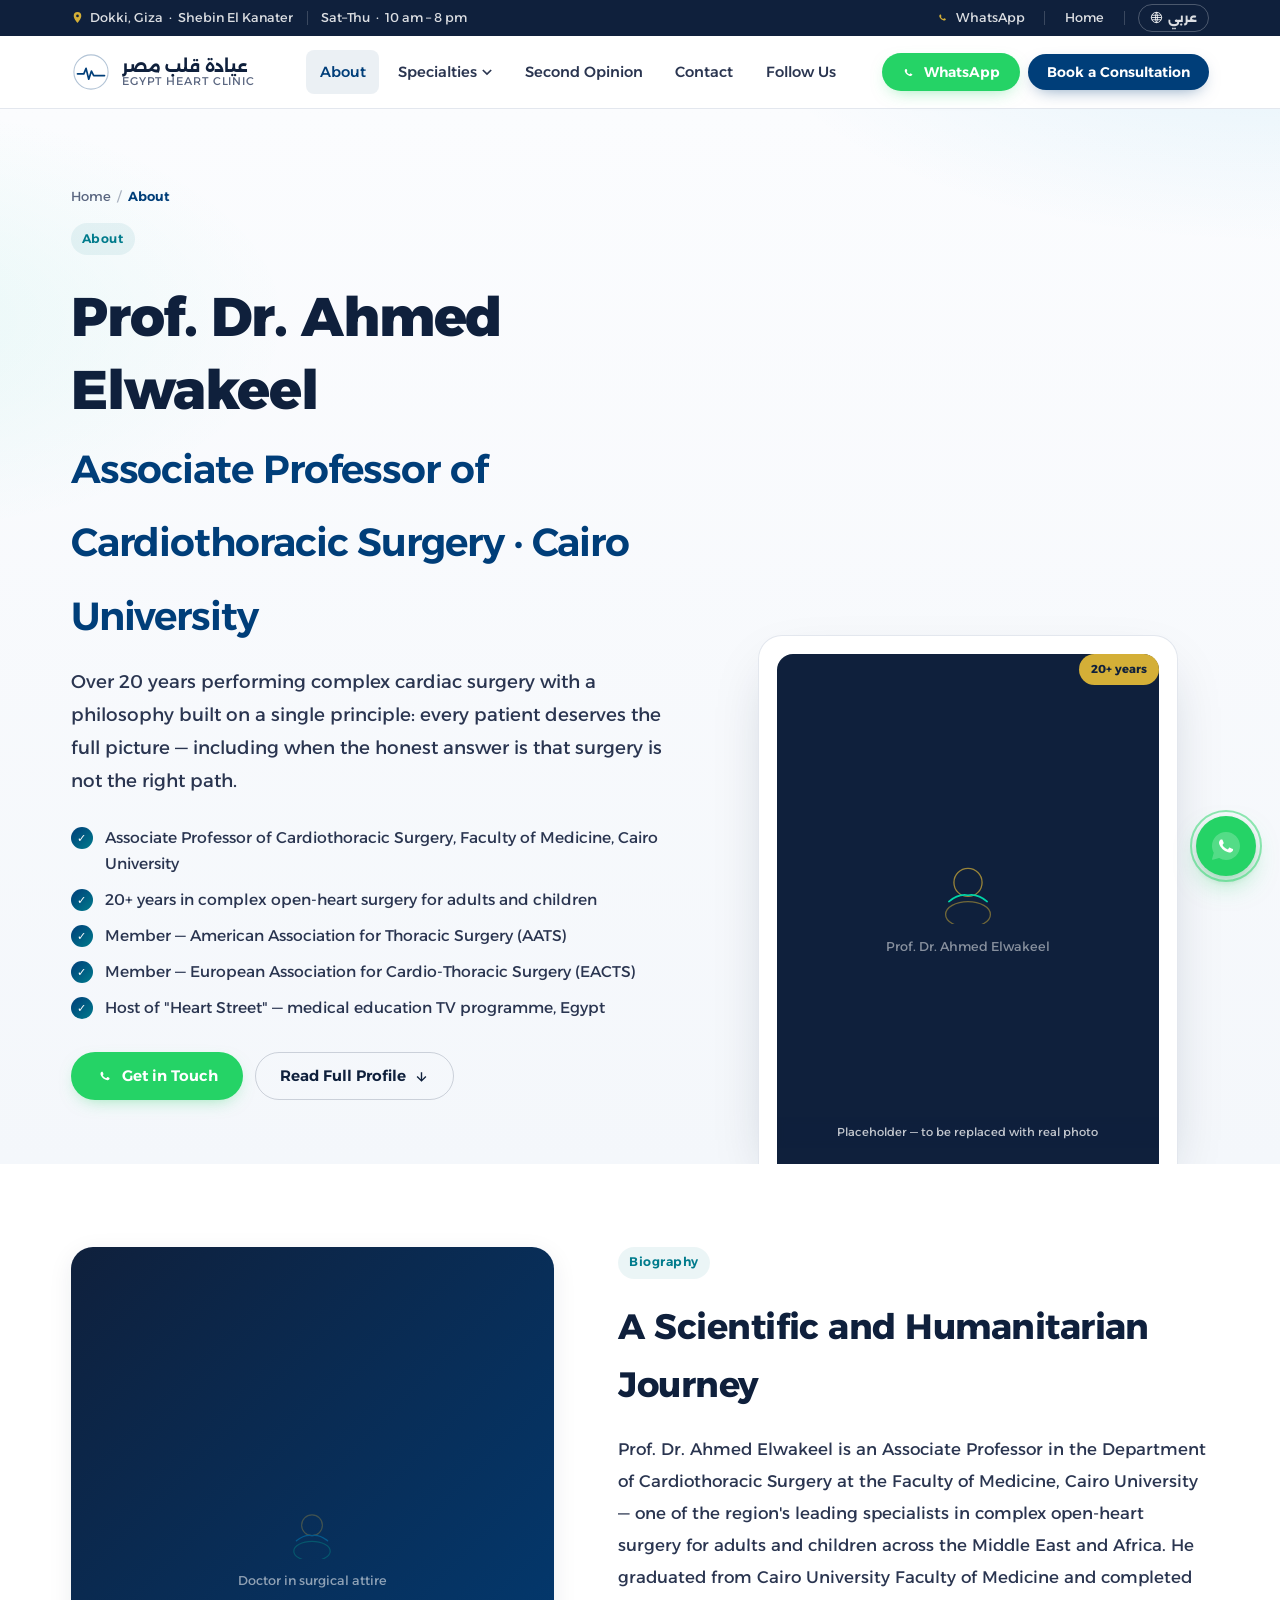
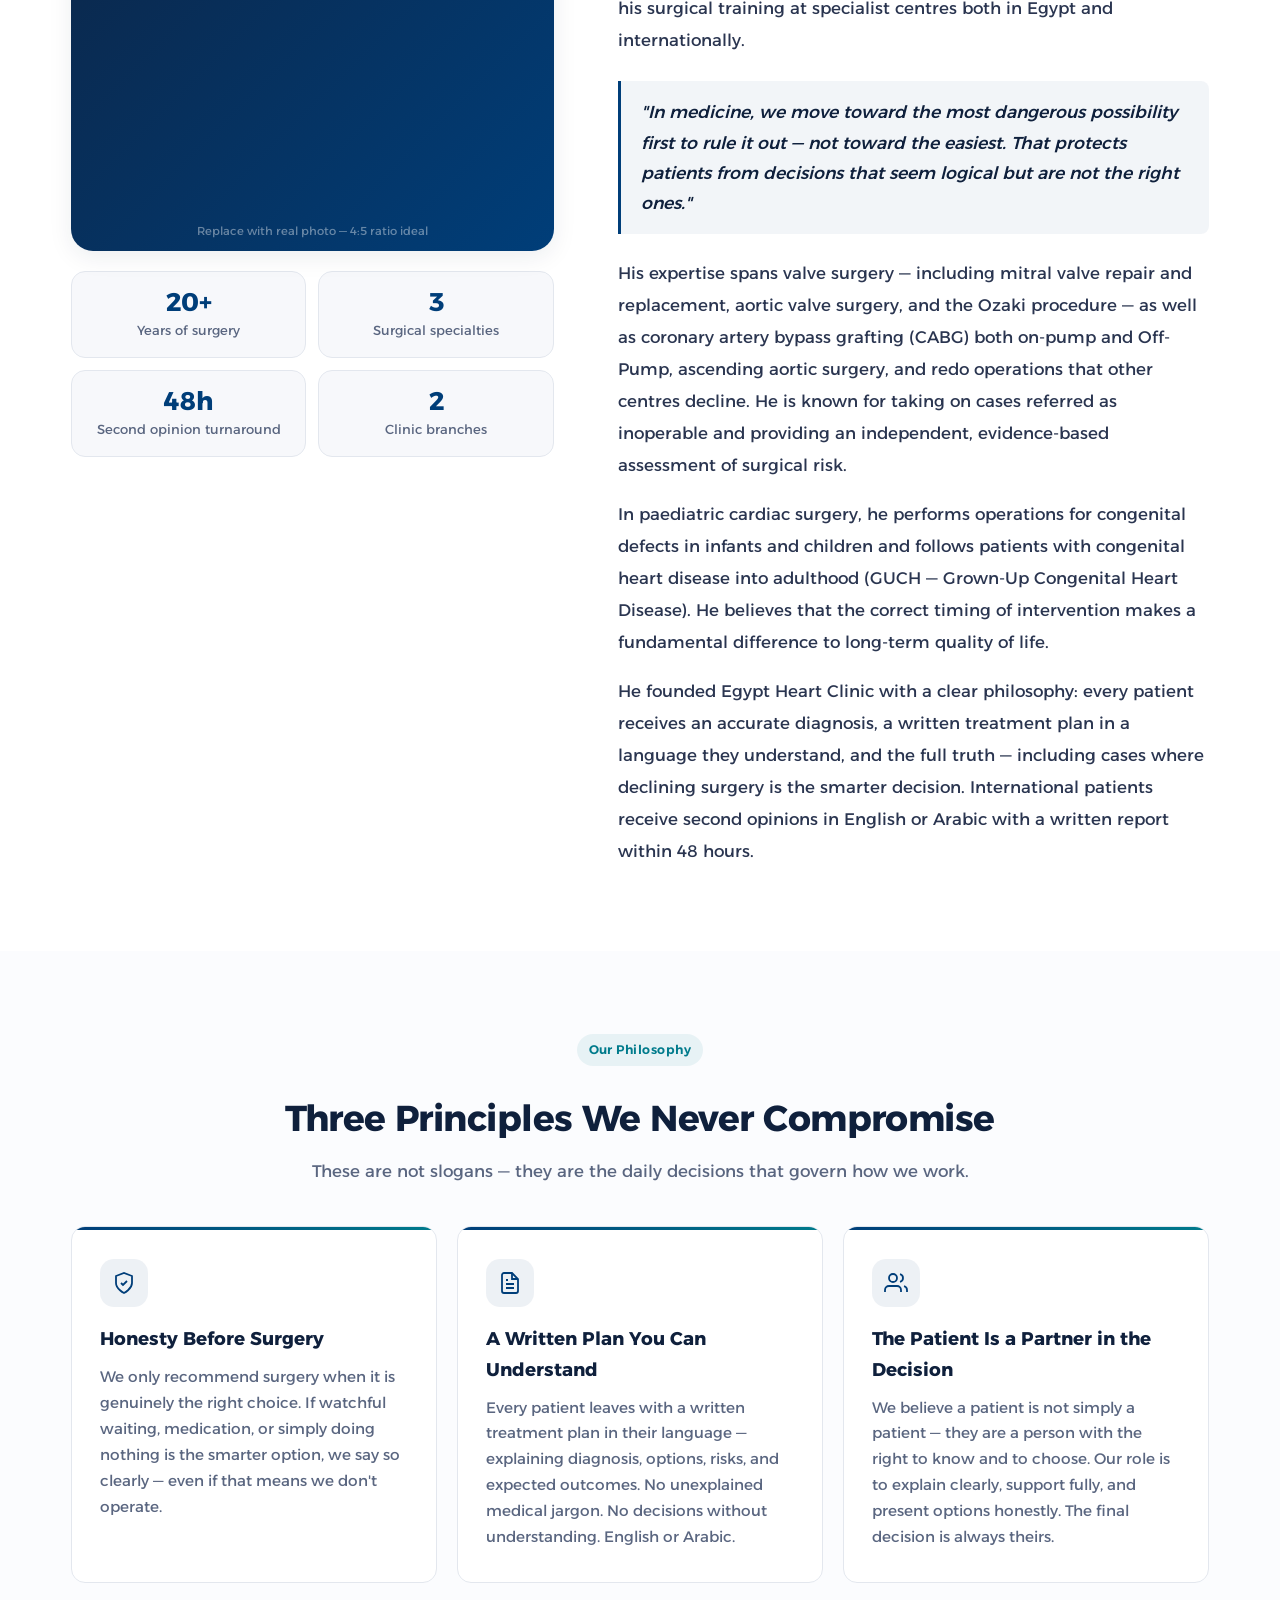
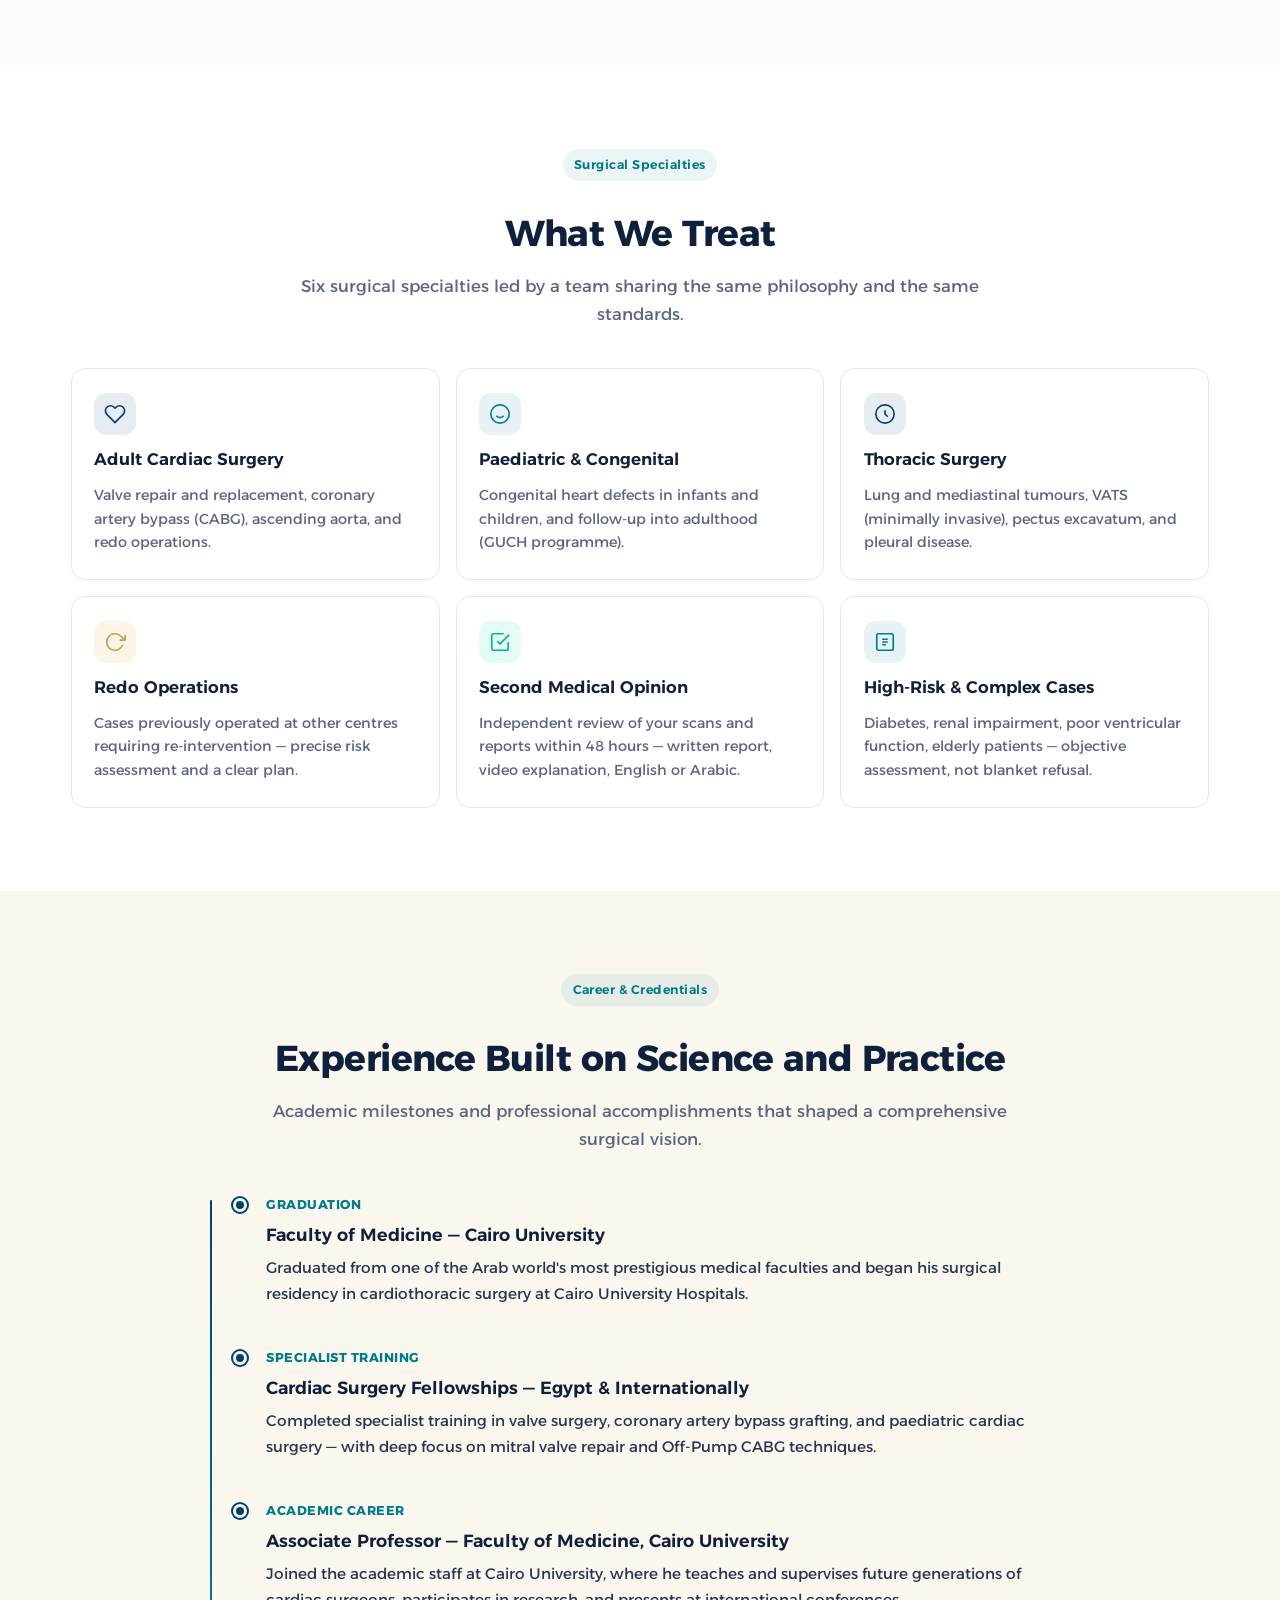
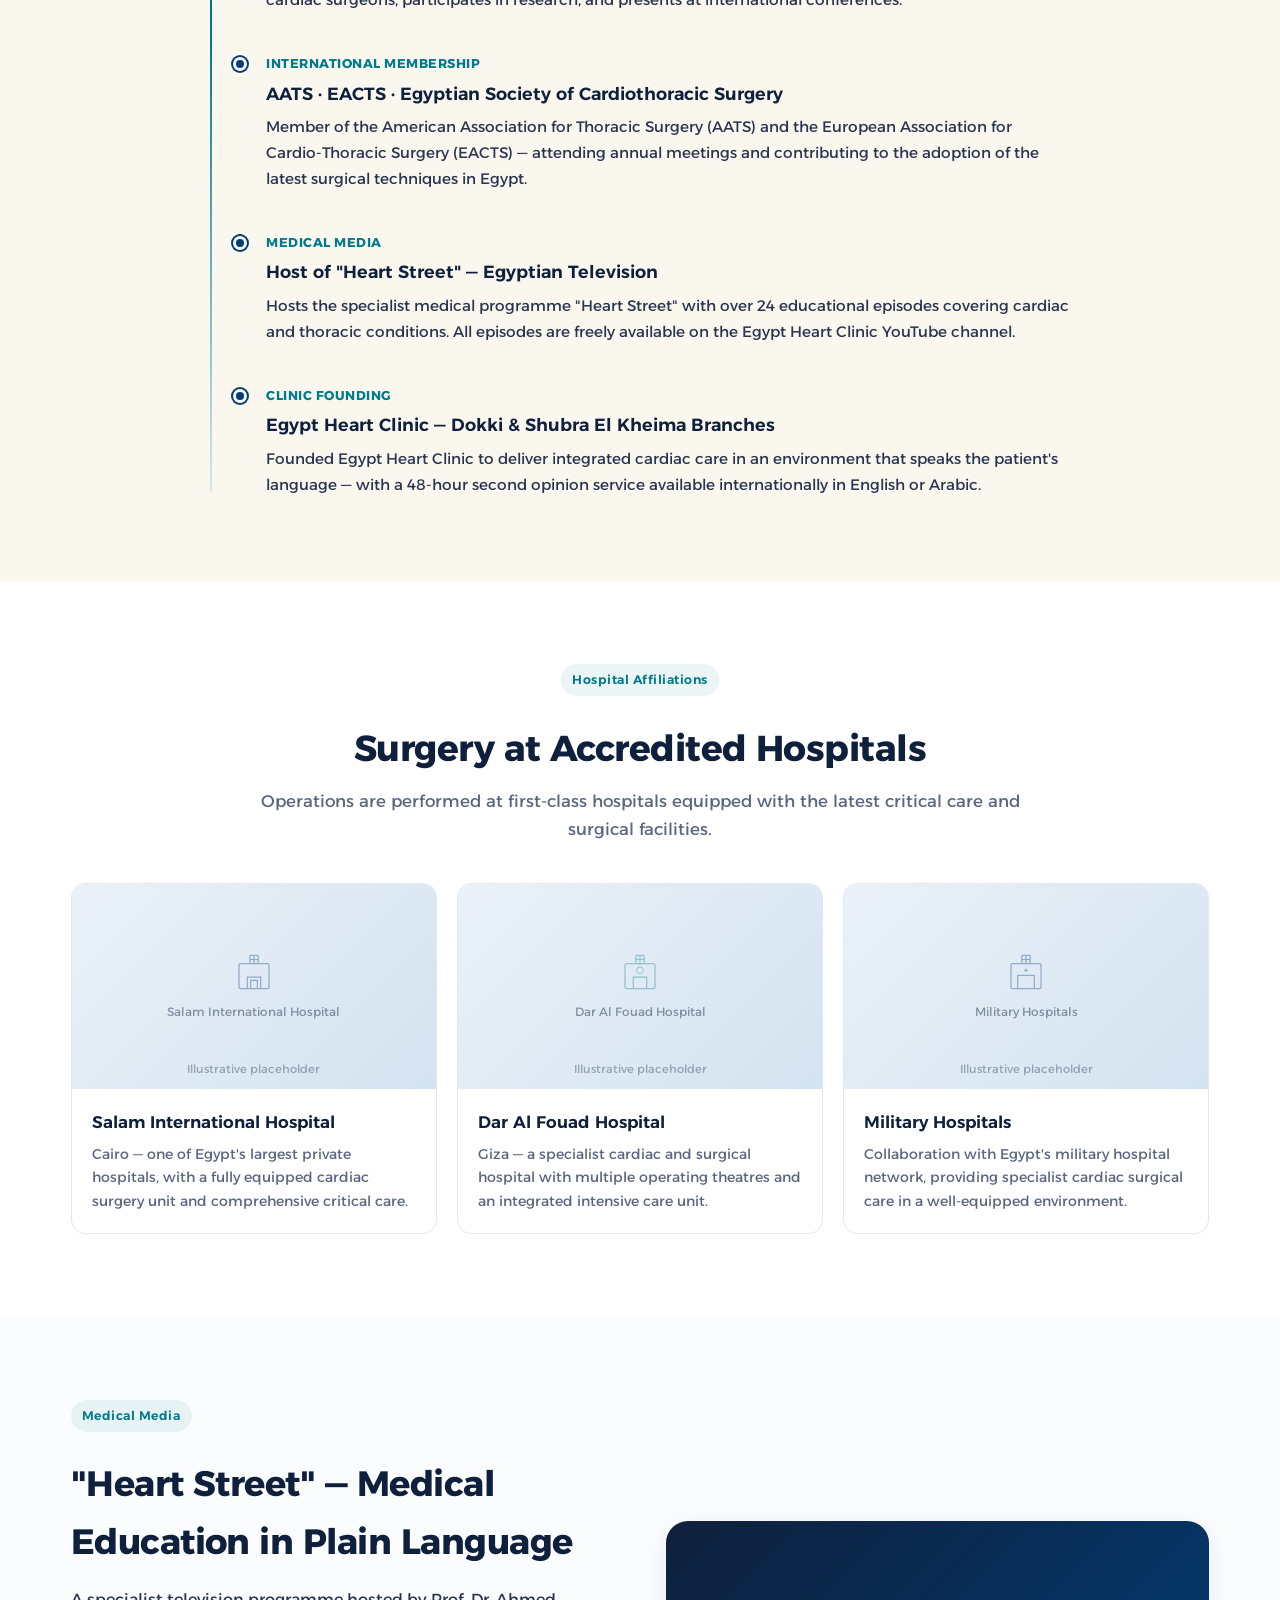
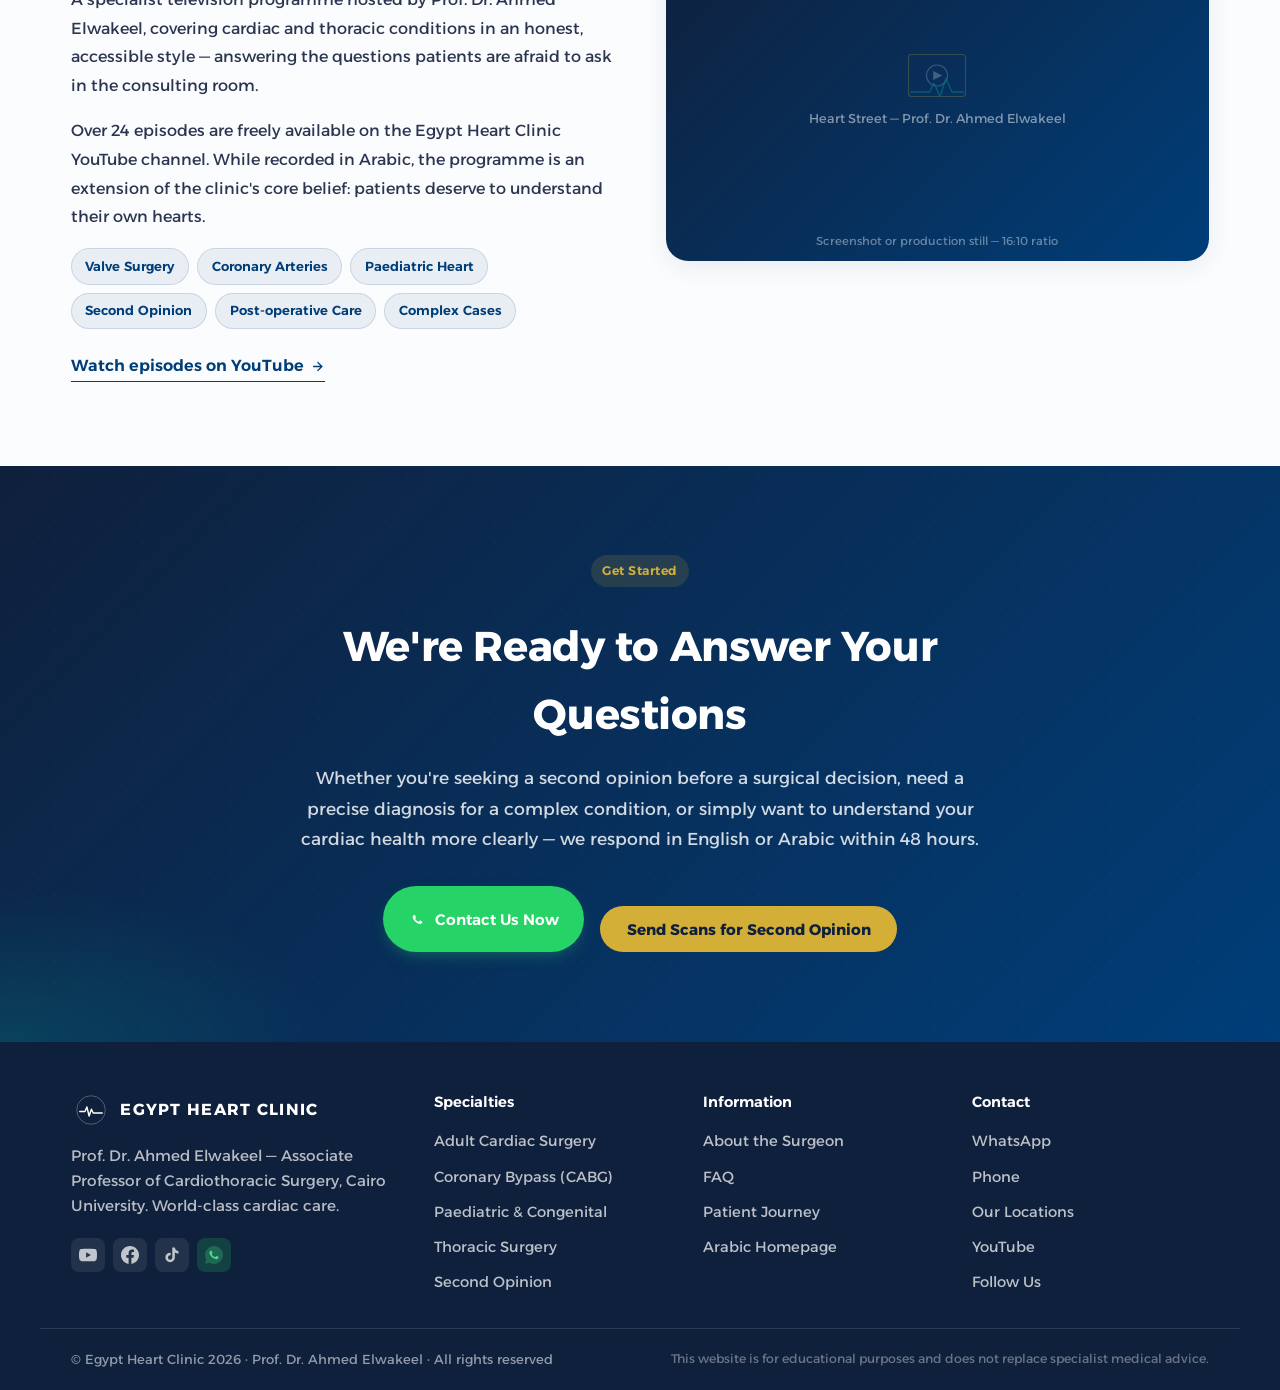
<file: en/about.html>
<!doctype html>
<html lang="en" dir="ltr">
<head>
<meta charset="utf-8" />
<meta name="viewport" content="width=device-width, initial-scale=1, viewport-fit=cover" />
<meta name="theme-color" content="#0F203C" />

<title>About | Egypt Heart Clinic — Prof. Dr. Ahmed Elwakeel, Cardiothoracic Surgery</title>
<meta name="description" content="Prof. Dr. Ahmed Elwakeel — Associate Professor of Cardiothoracic Surgery, Cairo University. Member AATS & EACTS. 20+ years in complex open-heart surgery for adults and children. 48-hour second opinion for international patients." />

<!-- Open Graph -->
<meta property="og:type"        content="website" />
<meta property="og:url"         content="https://www.egyptheartclinic.com/en/about.html" />
<meta property="og:title"       content="About Prof. Dr. Ahmed Elwakeel | Egypt Heart Clinic" />
<meta property="og:description" content="Associate Professor of Cardiothoracic Surgery, Cairo University. AATS & EACTS member. Complex cardiac surgery, valve repair, Off-Pump CABG, and 48-hour second opinion for international patients." />
<meta property="og:locale"      content="en_US" />
<meta name="twitter:card"       content="summary_large_image" />

<!-- Canonical & hreflang -->
<link rel="canonical" href="https://www.egyptheartclinic.com/en/about.html" />
<link rel="alternate" hreflang="en" href="https://www.egyptheartclinic.com/en/about.html" />
<link rel="alternate" hreflang="ar" href="https://www.egyptheartclinic.com/about.html" />
<link rel="alternate" hreflang="x-default" href="https://www.egyptheartclinic.com/" />

<!-- Fonts -->
<link rel="preconnect" href="https://fonts.googleapis.com" />
<link rel="preconnect" href="https://fonts.gstatic.com" crossorigin />
<link href="https://fonts.googleapis.com/css2?family=Alexandria:wght@300;400;500;600;700;800&display=swap" rel="stylesheet" />

<link rel="stylesheet" href="../styles.css" />
<link rel="icon" type="image/svg+xml" href="../favicon.svg" />

<!-- Schema Markup -->
<script type="application/ld+json">
{
  "@context": "https://schema.org",
  "@graph": [
    {
      "@type": "WebSite",
      "@id": "https://www.egyptheartclinic.com/#website",
      "url": "https://www.egyptheartclinic.com",
      "name": "Egypt Heart Clinic",
      "alternateName": "عيادة قلب مصر",
      "inLanguage": ["ar", "en"],
      "publisher": { "@id": "https://www.egyptheartclinic.com/#organization" }
    },
    {
      "@type": "AboutPage",
      "@id": "https://www.egyptheartclinic.com/en/about.html#webpage",
      "url": "https://www.egyptheartclinic.com/en/about.html",
      "name": "About Prof. Dr. Ahmed Elwakeel | Egypt Heart Clinic",
      "description": "Prof. Dr. Ahmed Elwakeel, Associate Professor of Cardiothoracic Surgery at Cairo University — his credentials, philosophy, specialties, and academic career.",
      "inLanguage": "en",
      "isPartOf": { "@id": "https://www.egyptheartclinic.com/#website" },
      "about": { "@id": "https://www.egyptheartclinic.com/#physician" },
      "datePublished": "2026-05-16",
      "dateModified": "2026-05-16",
      "breadcrumb": {
        "@type": "BreadcrumbList",
        "itemListElement": [
          { "@type": "ListItem", "position": 1, "name": "Home", "item": "https://www.egyptheartclinic.com/en/" },
          { "@type": "ListItem", "position": 2, "name": "About", "item": "https://www.egyptheartclinic.com/en/about.html" }
        ]
      }
    },
    {
      "@type": "Physician",
      "@id": "https://www.egyptheartclinic.com/#physician",
      "name": "Prof. Dr. Ahmed Elwakeel",
      "alternateName": "أ.د. أحمد الوكيل",
      "url": "https://www.egyptheartclinic.com/en/about.html",
      "image": "https://www.egyptheartclinic.com/assets/dr-elwakeel.jpg",
      "jobTitle": "Associate Professor of Cardiothoracic Surgery",
      "description": "Associate Professor of Cardiothoracic Surgery, Faculty of Medicine, Cairo University. Over 20 years of experience in complex open-heart surgery for adults and children, including valve surgery, coronary artery bypass grafting (CABG), aortic surgery, redo operations, and pediatric congenital cardiac surgery.",
      "medicalSpecialty": "Cardiothoracic Surgery",
      "affiliation": {
        "@type": "CollegeOrUniversity",
        "@id": "https://www.egyptheartclinic.com/#cairo-university",
        "name": "Cairo University",
        "alternateName": "جامعة القاهرة"
      },
      "worksFor": {
        "@type": "MedicalOrganization",
        "@id": "https://www.egyptheartclinic.com/#organization",
        "name": "Egypt Heart Clinic",
        "alternateName": "عيادة قلب مصر",
        "url": "https://www.egyptheartclinic.com/"
      },
      "telephone": "+201009831083",
      "knowsAbout": [
        "Mitral Valve Surgery",
        "Aortic Valve Surgery",
        "Coronary Artery Bypass Grafting (CABG)",
        "Off-Pump CABG",
        "Ascending Aortic Surgery",
        "Pediatric Congenital Cardiac Surgery",
        "Redo Cardiac Surgery",
        "Ozaki Procedure",
        "Minimally Invasive Cardiac Surgery",
        "GUCH — Grown-Up Congenital Heart Disease",
        "جراحة الصمام الميترالي",
        "ترقيع الشرايين التاجية",
        "جراحة قلب الأطفال الخلقية",
        "إعادة جراحة القلب"
      ],
      "hasCredential": [
        {
          "@type": "EducationalOccupationalCredential",
          "credentialCategory": "degree",
          "educationalLevel": "doctorate",
          "recognizedBy": { "@type": "CollegeOrUniversity", "name": "Cairo University" }
        }
      ],
      "memberOf": [
        {
          "@type": "MedicalOrganization",
          "name": "American Association for Thoracic Surgery (AATS)"
        },
        {
          "@type": "MedicalOrganization",
          "name": "European Association for Cardio-Thoracic Surgery (EACTS)"
        }
      ],
      "sameAs": [
        "https://www.youtube.com/@egyptheartclinic",
        "https://www.facebook.com/egyptheartclinic",
        "https://www.tiktok.com/@egyptheartclinic",
        "https://www.instagram.com/egyptheartclinic",
        "https://x.com/egyptheartclinc",
        "https://www.linkedin.com/in/ahmed-elwakeel-b5696943/"
      ]
    },
    {
      "@type": "MedicalOrganization",
      "@id": "https://www.egyptheartclinic.com/#organization",
      "name": "Egypt Heart Clinic",
      "alternateName": "عيادة قلب مصر",
      "url": "https://www.egyptheartclinic.com/",
      "telephone": "+201009831083",
      "address": [
        { "@type": "PostalAddress", "addressLocality": "Dokki, Giza", "addressCountry": "EG" },
        { "@type": "PostalAddress", "addressLocality": "Shebin El Kanater", "addressCountry": "EG" }
      ]
    }
  ]
}
</script>

<style>
/* ── LTR overrides for en/about.html ── */
.util-lang {
    display: inline-flex;
    align-items: center;
    gap: 0.3rem;
    padding: 0.2rem 0.7rem;
    border-radius: 20px;
    border: 1px solid rgba(255,255,255,0.25);
    font-size: 0.78rem;
    font-weight: 700;
    text-decoration: none;
    color: inherit;
    transition: background 0.15s;
}
.util-lang:hover { background: rgba(255,255,255,0.12); }

/* ── About page styles (same as about.html, logical-property-safe for LTR) ── */

/* About hero */
.about-hero {
    background:
        radial-gradient(900px 400px at 100% -10%, rgba(0, 154, 216, 0.10), transparent 60%),
        radial-gradient(700px 360px at -10% 20%, rgba(0, 213, 168, 0.07), transparent 60%),
        linear-gradient(180deg, #FBFCFE 0%, #F4F7FB 100%);
    padding: clamp(3rem, 6vw, 5rem) 0 0;
    overflow: hidden;
}
.about-hero-grid {
    display: grid;
    grid-template-columns: minmax(0, 1.1fr) minmax(0, 0.9fr);
    gap: clamp(2.5rem, 5vw, 5rem);
    align-items: flex-end;
}
.about-hero-copy { padding-bottom: clamp(2.5rem, 5vw, 4rem); }
.about-hero-copy h1 {
    font-size: clamp(2.2rem, 4.5vw, 3.4rem);
    font-weight: 800;
    color: var(--c-primary-navy);
    letter-spacing: -0.02em;
    line-height: 1.35;
    margin: 0.35rem 0 1.1rem;
}
.about-hero-copy .lead {
    font-size: clamp(1rem, 1.5vw, 1.15rem);
    color: var(--c-ink-2);
    max-width: 54ch;
    line-height: 1.8;
    margin: 0 0 1.75rem;
}
.credential-list {
    list-style: none; padding: 0; margin: 0 0 2rem;
    display: flex; flex-direction: column; gap: 0.65rem;
}
.credential-list li {
    display: flex; align-items: flex-start; gap: 0.75rem;
    font-size: 0.97rem; color: var(--c-ink-2);
}
.cred-dot {
    flex-shrink: 0;
    width: 22px; height: 22px;
    border-radius: 50%;
    background: linear-gradient(135deg, var(--c-secondary-navy), var(--c-medical-teal));
    color: var(--c-white);
    font-size: 0.7rem;
    display: inline-flex; align-items: center; justify-content: center;
    margin-top: 2px;
}

/* Doctor portrait — large card */
.doctor-portrait-wrap {
    display: flex; justify-content: center; align-items: flex-end;
}
.doctor-portrait-card {
    position: relative;
    width: min(420px, 100%);
    background: var(--c-white);
    border-radius: 24px 24px 0 0;
    padding: 18px 18px 0;
    box-shadow: var(--shadow-3);
    border: 1px solid var(--c-line);
    border-bottom: 0;
}
.doctor-portrait-card::before {
    content: "";
    position: absolute;
    inset: -12px; bottom: 0;
    border-radius: 32px 32px 0 0;
    background: linear-gradient(135deg, rgba(212,175,55,0.30), rgba(0,154,216,0.08) 60%, transparent);
    z-index: -1;
    filter: blur(10px);
}
.portrait-placeholder {
    border-radius: 16px 16px 0 0;
    overflow: hidden;
    aspect-ratio: 3 / 4;
    background: var(--c-primary-navy);
    position: relative;
    display: flex; align-items: center; justify-content: center;
    flex-direction: column; gap: 0.75rem;
}
.placeholder-label {
    position: absolute;
    bottom: 16px; inset-inline-start: 0; inset-inline-end: 0;
    text-align: center;
    background: rgba(15,32,60,0.7);
    color: rgba(255,255,255,0.75);
    font-size: 0.72rem;
    padding: 6px 12px;
    backdrop-filter: blur(4px);
}
.portrait-badge {
    position: absolute;
    top: 18px; inset-inline-end: 18px;
    background: var(--c-gold);
    color: var(--c-primary-navy);
    font-size: 0.72rem; font-weight: 700;
    padding: 6px 12px; border-radius: 999px;
}

/* Bio section */
.bio-section { background: var(--c-white); }
.bio-grid {
    display: grid;
    grid-template-columns: minmax(0, 0.9fr) minmax(0, 1.1fr);
    gap: clamp(2.5rem, 5vw, 5rem);
    align-items: flex-start;
}
.bio-aside { position: sticky; top: 90px; }
.bio-photo {
    border-radius: var(--radius-lg);
    overflow: hidden;
    aspect-ratio: 4 / 5;
    background: var(--c-surface);
    position: relative;
    box-shadow: var(--shadow-2);
}
.bio-stats {
    margin-top: 1.25rem;
    display: grid; grid-template-columns: 1fr 1fr;
    gap: 0.75rem;
}
.bio-stat {
    background: var(--c-surface);
    border: 1px solid var(--c-line);
    border-radius: var(--radius);
    padding: 1rem;
    text-align: center;
}
.bio-stat-num {
    display: block;
    font-size: 1.6rem; font-weight: 700;
    color: var(--c-secondary-navy);
    line-height: 1.1;
}
.bio-stat-label { font-size: 0.82rem; color: var(--c-muted); margin-top: 0.2rem; display: block; }

.bio-body h2 {
    font-size: clamp(1.6rem, 2.8vw, 2.2rem);
    font-weight: 700;
    color: var(--c-primary-navy);
    letter-spacing: -0.015em;
    margin: 0 0 1.25rem;
}
.bio-body p {
    font-size: 1.05rem;
    line-height: 1.9;
    color: var(--c-ink-2);
    margin: 0 0 1.1rem;
}
.bio-body p:last-of-type { margin-bottom: 0; }
.bio-highlight {
    background: rgba(0, 62, 121, 0.05);
    border-inline-start: 3px solid var(--c-secondary-navy);
    border-radius: 0 var(--radius-sm) var(--radius-sm) 0;
    padding: 1rem 1.25rem;
    margin: 1.5rem 0;
    font-size: 1.08rem;
    font-style: italic;
    color: var(--c-primary-navy);
    font-weight: 500;
    line-height: 1.75;
}

/* Philosophy pillars */
.philosophy { background: var(--c-surface-alt); }
.pillars-grid {
    display: grid;
    grid-template-columns: repeat(3, 1fr);
    gap: 1.25rem;
    margin-top: 0.5rem;
}
.pillar-card {
    background: var(--c-white);
    border: 1px solid var(--c-line);
    border-radius: var(--radius);
    padding: 2rem 1.75rem;
    position: relative;
    overflow: hidden;
    transition: transform 0.2s var(--ease), box-shadow 0.2s var(--ease), border-color 0.2s var(--ease);
}
.pillar-card:hover {
    transform: translateY(-4px);
    box-shadow: var(--shadow-2);
    border-color: rgba(0,62,121,0.22);
}
.pillar-card::before {
    content: "";
    position: absolute;
    inset-block-start: 0; inset-inline: 0;
    height: 3px;
    background: linear-gradient(90deg, var(--c-secondary-navy), var(--c-medical-teal));
    border-radius: 3px 3px 0 0;
}
.pillar-icon {
    width: 48px; height: 48px;
    border-radius: 14px;
    background: rgba(0, 62, 121, 0.07);
    display: inline-flex; align-items: center; justify-content: center;
    color: var(--c-secondary-navy);
    margin-bottom: 1.1rem;
}
.pillar-card h3 { font-size: 1.15rem; font-weight: 700; color: var(--c-primary-navy); margin: 0 0 0.6rem; }
.pillar-card p  { margin: 0; color: var(--c-muted); font-size: 0.95rem; line-height: 1.7; }

/* Specializations */
.specs-grid {
    display: grid;
    grid-template-columns: repeat(3, 1fr);
    gap: 1rem;
}
.spec-card {
    background: var(--c-white);
    border: 1px solid var(--c-line);
    border-radius: var(--radius);
    padding: 1.5rem 1.4rem;
    transition: border-color 0.2s var(--ease), box-shadow 0.2s var(--ease), transform 0.2s var(--ease);
    display: flex; flex-direction: column; gap: 0.65rem;
}
.spec-card:hover {
    border-color: rgba(0,62,121,0.22);
    box-shadow: var(--shadow-1);
    transform: translateY(-2px);
}
.spec-icon {
    width: 42px; height: 42px;
    border-radius: 12px;
    display: inline-flex; align-items: center; justify-content: center;
}
.spec-icon--navy  { background: rgba(0,62,121,0.09); color: var(--c-secondary-navy); }
.spec-icon--teal  { background: rgba(0,123,140,0.09); color: var(--c-medical-teal); }
.spec-icon--gold  { background: rgba(212,175,55,0.12); color: var(--c-matte-gold); }
.spec-icon--green { background: rgba(0,213,168,0.10); color: #00B88A; }
.spec-card h3 { font-size: 1.05rem; font-weight: 600; color: var(--c-primary-navy); margin: 0; }
.spec-card p  { margin: 0; color: var(--c-muted); font-size: 0.9rem; line-height: 1.65; }

/* Training timeline */
.training { background: var(--c-cream); }
.timeline {
    position: relative;
    max-width: 860px;
    margin: 0 auto;
    padding-inline-start: 2rem;
}
.timeline::before {
    content: "";
    position: absolute;
    inset-inline-start: 0;
    top: 6px; bottom: 6px;
    width: 2px;
    background: linear-gradient(180deg, var(--c-secondary-navy), var(--c-medical-teal), rgba(0,154,216,0.15));
    border-radius: 2px;
}
.tl-item {
    position: relative;
    padding: 0 0 2.5rem 1.5rem;
}
.tl-item:last-child { padding-bottom: 0; }
.tl-dot {
    position: absolute;
    inset-inline-start: -0.55rem;
    top: 4px;
    width: 14px; height: 14px;
    border-radius: 50%;
    background: var(--c-secondary-navy);
    border: 3px solid var(--c-cream);
    box-shadow: 0 0 0 2px var(--c-secondary-navy);
}
.tl-year {
    font-size: 0.8rem; font-weight: 700;
    color: var(--c-medical-teal);
    letter-spacing: 0.04em;
    margin-bottom: 0.3rem;
    display: block;
    text-transform: uppercase;
}
.tl-item h3 { font-size: 1.1rem; font-weight: 600; color: var(--c-primary-navy); margin: 0 0 0.4rem; }
.tl-item p  { margin: 0; color: var(--c-ink-2); font-size: 0.95rem; line-height: 1.7; }

/* Hospital affiliations */
.hospitals { background: var(--c-white); }
.hospitals-grid {
    display: grid;
    grid-template-columns: repeat(3, 1fr);
    gap: 1.25rem;
}
.hospital-card {
    border: 1px solid var(--c-line);
    border-radius: var(--radius);
    overflow: hidden;
    transition: box-shadow 0.2s var(--ease), transform 0.2s var(--ease);
}
.hospital-card:hover { box-shadow: var(--shadow-2); transform: translateY(-3px); }
.hospital-thumb { aspect-ratio: 16 / 9; position: relative; overflow: hidden; }
.hospital-body { padding: 1.25rem; }
.hospital-body h3 { font-size: 1.05rem; font-weight: 600; color: var(--c-primary-navy); margin: 0 0 0.4rem; }
.hospital-body p { margin: 0; color: var(--c-muted); font-size: 0.88rem; }

/* Media section */
.media-section { background: var(--c-surface-alt); }
.media-grid {
    display: grid;
    grid-template-columns: minmax(0, 1fr) minmax(0, 1fr);
    gap: clamp(2rem, 4vw, 4rem);
    align-items: center;
}
.media-copy h2 { font-size: clamp(1.6rem, 2.8vw, 2.2rem); font-weight: 700; color: var(--c-primary-navy); letter-spacing: -0.015em; margin: 0.25rem 0 0.9rem; }
.media-copy p { color: var(--c-ink-2); margin: 0 0 1rem; line-height: 1.8; }
.media-tags { display: flex; flex-wrap: wrap; gap: 0.5rem; margin-top: 1rem; }
.media-tag {
    background: rgba(0,62,121,0.07);
    color: var(--c-secondary-navy);
    font-size: 0.82rem; font-weight: 600;
    padding: 0.4rem 0.85rem;
    border-radius: 999px;
    border: 1px solid rgba(0,62,121,0.14);
}
.media-visual { border-radius: var(--radius-lg); overflow: hidden; aspect-ratio: 16 / 10; position: relative; box-shadow: var(--shadow-2); }

/* CTA band */
.cta-band {
    background:
        radial-gradient(600px 280px at 0% 100%, rgba(0,213,168,0.14), transparent 55%),
        linear-gradient(135deg, #0F203C 0%, #003E79 100%);
    color: var(--c-white);
    position: relative;
    overflow: hidden;
}
.cta-band::before {
    content: "";
    position: absolute; inset: 0;
    background-image: radial-gradient(rgba(255,255,255,0.05) 1px, transparent 1px);
    background-size: 22px 22px;
    opacity: 0.35;
    pointer-events: none;
}
.cta-inner {
    position: relative;
    text-align: center;
    padding: clamp(3.5rem, 7vw, 6rem) 0;
    max-width: 680px;
    margin: 0 auto;
}
.cta-inner h2 { font-size: clamp(1.8rem, 3.5vw, 2.6rem); font-weight: 700; color: var(--c-white); margin: 0.35rem 0 0.9rem; letter-spacing: -0.01em; }
.cta-inner p  { color: rgba(255,255,255,0.82); font-size: 1.08rem; line-height: 1.75; margin: 0 0 2rem; }
.cta-btns { display: flex; gap: 1rem; justify-content: center; flex-wrap: wrap; }

/* Generic image placeholder */
.img-placeholder {
    width: 100%; height: 100%;
    display: flex; align-items: center; justify-content: center;
    flex-direction: column; gap: 0.65rem;
    background: linear-gradient(135deg, #0F203C 0%, #003E79 100%);
    color: rgba(255,255,255,0.55);
    font-size: 0.78rem;
    text-align: center;
    padding: 1rem;
    position: relative;
}
.img-placeholder svg { opacity: 0.4; }
.img-placeholder-label { font-size: 0.72rem; color: rgba(255,255,255,0.4); position: absolute; bottom: 10px; inset-inline: 0; text-align: center; }
.img-placeholder--light { background: linear-gradient(135deg, #EAF1F8 0%, #D4E3F0 100%); color: rgba(15,32,60,0.4); }
.img-placeholder--light svg { opacity: 0.35; color: var(--c-secondary-navy); }
.img-placeholder--light .img-placeholder-label { color: rgba(15,32,60,0.35); }

/* Active nav link */
.primary-nav a[aria-current="page"],
.primary-nav a.is-active {
    color: var(--c-secondary-navy);
    background: rgba(0,62,121,0.08);
}

/* Responsive */
@media (max-width: 1024px) {
    .about-hero-grid { grid-template-columns: 1fr; }
    .doctor-portrait-wrap { justify-content: flex-start; }
    .doctor-portrait-card { border-radius: 24px; border: 1px solid var(--c-line); padding-bottom: 0; }
    .portrait-placeholder { aspect-ratio: 16 / 9; border-radius: 16px; }
    .bio-grid { grid-template-columns: 1fr; }
    .bio-aside { position: static; }
    .bio-photo { aspect-ratio: 16 / 9; }
    .pillars-grid { grid-template-columns: 1fr; }
    .specs-grid { grid-template-columns: repeat(2, 1fr); }
    .hospitals-grid { grid-template-columns: repeat(2, 1fr); }
    .media-grid { grid-template-columns: 1fr; }
}
@media (max-width: 768px) {
    .specs-grid { grid-template-columns: 1fr; }
    .hospitals-grid { grid-template-columns: 1fr; }
    .bio-stats { grid-template-columns: repeat(2, 1fr); }
}
</style>
</head>
<body>

<!-- Skip to content -->
<a class="skip-link sr-only" href="#main">Skip to main content</a>

<!-- ══════════════════ Utility Banner ══════════════════ -->
<div class="utility-banner" role="region" aria-label="Quick information">
  <div class="container utility-row">
    <div class="utility-left">
      <span class="util-item">
        <svg aria-hidden="true" viewBox="0 0 24 24" width="13" height="13"><path fill="currentColor" d="M12 2a7 7 0 0 0-7 7c0 5.25 7 13 7 13s7-7.75 7-13a7 7 0 0 0-7-7Zm0 9.5A2.5 2.5 0 1 1 12 6.5a2.5 2.5 0 0 1 0 5Z"/></svg>
        Dokki, Giza &nbsp;·&nbsp; Shebin El Kanater
      </span>
      <span class="util-divider" aria-hidden="true"></span>
      <span class="util-item util-hours">Sat–Thu &nbsp;·&nbsp; 10 am – 8 pm</span>
    </div>
    <div class="utility-right">
      <a href="https://wa.me/201009831083" class="util-item util-link" target="_blank" rel="noopener" aria-label="Contact via WhatsApp">
        <svg aria-hidden="true" viewBox="0 0 24 24" width="13" height="13" fill="currentColor"><path d="M17.472 14.382c-.297-.149-1.758-.867-2.03-.967-.273-.099-.471-.148-.67.15-.197.297-.767.966-.94 1.164-.173.199-.347.223-.644.075-.297-.15-1.255-.463-2.39-1.475-.883-.788-1.48-1.761-1.653-2.059-.173-.297-.018-.458.13-.606.134-.133.298-.347.446-.52.149-.174.198-.298.298-.497.099-.198.05-.371-.025-.52-.075-.149-.669-1.612-.916-2.207-.242-.579-.487-.5-.669-.51-.173-.008-.371-.01-.57-.01-.198 0-.52.074-.792.372-.272.297-1.04 1.016-1.04 2.479 0 1.462 1.065 2.875 1.213 3.074.149.198 2.096 3.2 5.077 4.487.709.306 1.262.489 1.694.625.712.227 1.36.195 1.871.118.571-.085 1.758-.719 2.006-1.413.248-.694.248-1.289.173-1.413-.074-.124-.272-.198-.57-.347z"/></svg>
        WhatsApp
      </a>
      <span class="util-divider" aria-hidden="true"></span>
      <a href="./" class="util-item util-link">Home</a>
      <span class="util-divider" aria-hidden="true"></span>
      <a href="../" class="util-lang" aria-label="Switch to Arabic" hreflang="ar">
        <svg aria-hidden="true" viewBox="0 0 20 20" width="13" height="13" fill="none" stroke="currentColor" stroke-width="1.5"><circle cx="10" cy="10" r="8"/><path d="M10 2c-2 3-2 13 0 16M10 2c2 3 2 13 0 16M2 10h16"/><path d="M3 6.5h14M3 13.5h14"/></svg>
        عربي
      </a>
    </div>
  </div>
</div>

<!-- ══════════════════ Sticky Nav ══════════════════ -->
<header class="site-header" id="siteHeader">
  <div class="container nav-row">

    <a href="./" class="brand" aria-label="Egypt Heart Clinic — Home">
      <span class="brand-mark" aria-hidden="true">
        <svg viewBox="0 0 40 40" width="36" height="36" fill="none">
          <circle cx="20" cy="20" r="19" stroke="currentColor" stroke-width="1.2" opacity="0.3"/>
          <path d="M5 22 h7 l2.5-6 l3 12 l3-9 l2.5 5 h12" stroke="currentColor" stroke-width="1.9" stroke-linecap="round" stroke-linejoin="round" fill="none"/>
        </svg>
      </span>
      <span class="brand-text">
        <span class="brand-ar">عيادة قلب مصر</span>
        <span class="brand-en">Egypt Heart Clinic</span>
      </span>
    </a>

    <nav class="primary-nav" aria-label="Main navigation">
      <ul>
        <li><a href="./about.html" aria-current="page" class="is-active">About</a></li>
        <li class="has-sub">
          <a href="./#services" aria-haspopup="true">
            Specialties
            <svg class="caret" aria-hidden="true" viewBox="0 0 12 8" width="10" height="7" fill="none" stroke="currentColor" stroke-width="2"><path d="M1 1l5 5 5-5"/></svg>
          </a>
          <ul class="sub-nav" role="menu">
            <li role="menuitem">
              <a href="../cabg.html">
                Coronary Artery Bypass (CABG)
                <span class="sub-tag">Off-Pump</span>
              </a>
            </li>
            <li class="sub-divider" role="separator"></li>
            <li role="menuitem"><a href="./#services">Pediatric &amp; Congenital</a></li>
            <li role="menuitem"><a href="./#services">Thoracic Surgery</a></li>
          </ul>
        </li>
        <li><a href="./#second-opinion">Second Opinion</a></li>
        <li><a href="./contact.html">Contact</a></li>
        <li><a href="./contact.html#follow-us">Follow Us</a></li>
      </ul>
    </nav>

    <div class="nav-cta">
      <a href="https://wa.me/201009831083" class="btn btn-wa btn-sm nav-wa" target="_blank" rel="noopener" aria-label="WhatsApp">
        <svg aria-hidden="true" viewBox="0 0 24 24" width="15" height="15" fill="currentColor"><path d="M17.472 14.382c-.297-.149-1.758-.867-2.03-.967-.273-.099-.471-.148-.67.15-.197.297-.767.966-.94 1.164-.173.199-.347.223-.644.075-.297-.15-1.255-.463-2.39-1.475-.883-.788-1.48-1.761-1.653-2.059-.173-.297-.018-.458.13-.606.134-.133.298-.347.446-.52.149-.174.198-.298.298-.497.099-.198.05-.371-.025-.52-.075-.149-.669-1.612-.916-2.207-.242-.579-.487-.5-.669-.51-.173-.008-.371-.01-.57-.01-.198 0-.52.074-.792.372-.272.297-1.04 1.016-1.04 2.479 0 1.462 1.065 2.875 1.213 3.074.149.198 2.096 3.2 5.077 4.487.709.306 1.262.489 1.694.625.712.227 1.36.195 1.871.118.571-.085 1.758-.719 2.006-1.413.248-.694.248-1.289.173-1.413-.074-.124-.272-.198-.57-.347z"/></svg>
        WhatsApp
      </a>
      <a href="./contact.html" class="btn btn-primary btn-sm">Book a Consultation</a>
      <button class="nav-toggle" type="button" aria-label="Open menu" aria-expanded="false" aria-controls="mobileNav">
        <span></span><span></span><span></span>
      </button>
    </div>
  </div>

  <!-- Mobile drawer -->
  <nav class="mobile-nav" id="mobileNav" hidden aria-label="Mobile navigation">
    <ul>
      <li><a href="./about.html">About</a></li>
      <li><a href="./#services">Specialties</a>
        <ul class="mobile-sub">
          <li><a href="../cabg.html">Coronary Artery Bypass (CABG)</a></li>
          <li><a href="./#services">Pediatric &amp; Congenital</a></li>
          <li><a href="./#services">Thoracic Surgery</a></li>
        </ul>
      </li>
      <li><a href="./#second-opinion">Second Opinion</a></li>
      <li><a href="./#pathway">Patient Journey</a></li>
      <li><a href="./#glossary">FAQ</a></li>
      <li><a href="./contact.html">Contact</a></li>
      <li><a href="./contact.html#follow-us">Follow Us</a></li>
      <li>
        <a href="https://wa.me/201009831083" class="btn btn-wa btn-block" target="_blank" rel="noopener">
          <svg aria-hidden="true" viewBox="0 0 24 24" width="18" height="18" fill="currentColor"><path d="M17.472 14.382c-.297-.149-1.758-.867-2.03-.967-.273-.099-.471-.148-.67.15-.197.297-.767.966-.94 1.164-.173.199-.347.223-.644.075-.297-.15-1.255-.463-2.39-1.475-.883-.788-1.48-1.761-1.653-2.059-.173-.297-.018-.458.13-.606.134-.133.298-.347.446-.52.149-.174.198-.298.298-.497.099-.198.05-.371-.025-.52-.075-.149-.669-1.612-.916-2.207-.242-.579-.487-.5-.669-.51-.173-.008-.371-.01-.57-.01-.198 0-.52.074-.792.372-.272.297-1.04 1.016-1.04 2.479 0 1.462 1.065 2.875 1.213 3.074.149.198 2.096 3.2 5.077 4.487.709.306 1.262.489 1.694.625.712.227 1.36.195 1.871.118.571-.085 1.758-.719 2.006-1.413.248-.694.248-1.289.173-1.413-.074-.124-.272-.198-.57-.347z"/></svg>
          Contact via WhatsApp
        </a>
      </li>
      <li><a href="./contact.html" class="btn btn-primary btn-block">Book a Consultation</a></li>
    </ul>
  </nav>
</header>

<main id="main">

<!-- ══════════════════ About Hero ══════════════════ -->
<section class="about-hero" aria-labelledby="aboutTitle">
  <div class="container about-hero-grid">

    <div class="about-hero-copy">
      <nav aria-label="Breadcrumb">
        <ol style="list-style:none;padding:0;margin:0 0 1rem;display:flex;gap:0.4rem;align-items:center;font-size:0.82rem;color:var(--c-muted);">
          <li><a href="./" style="color:var(--c-muted);text-decoration:none;">Home</a></li>
          <li aria-hidden="true" style="opacity:0.5;">/</li>
          <li aria-current="page" style="color:var(--c-secondary-navy);font-weight:600;">About</li>
        </ol>
      </nav>
      <span class="eyebrow">About</span>
      <h1 id="aboutTitle">
        Prof. Dr. Ahmed Elwakeel<br>
        <span style="color: var(--c-secondary-navy); font-size: 0.72em; font-weight: 600;">Associate Professor of Cardiothoracic Surgery · Cairo University</span>
      </h1>
      <p class="lead">
        Over 20 years performing complex cardiac surgery with a philosophy built
        on a single principle: every patient deserves the full picture — including
        when the honest answer is that surgery is not the right path.
      </p>
      <ul class="credential-list">
        <li>
          <span class="cred-dot" aria-hidden="true">✓</span>
          Associate Professor of Cardiothoracic Surgery, Faculty of Medicine, Cairo University
        </li>
        <li>
          <span class="cred-dot" aria-hidden="true">✓</span>
          20+ years in complex open-heart surgery for adults and children
        </li>
        <li>
          <span class="cred-dot" aria-hidden="true">✓</span>
          Member — American Association for Thoracic Surgery (AATS)
        </li>
        <li>
          <span class="cred-dot" aria-hidden="true">✓</span>
          Member — European Association for Cardio-Thoracic Surgery (EACTS)
        </li>
        <li>
          <span class="cred-dot" aria-hidden="true">✓</span>
          Host of "Heart Street" — medical education TV programme, Egypt
        </li>
      </ul>
      <div style="display:flex; gap: 0.75rem; flex-wrap: wrap;">
        <a href="https://wa.me/201009831083" class="btn btn-wa" target="_blank" rel="noopener">
          <svg aria-hidden="true" viewBox="0 0 24 24" width="18" height="18" fill="currentColor"><path d="M17.472 14.382c-.297-.149-1.758-.867-2.03-.967-.273-.099-.471-.148-.67.15-.197.297-.767.966-.94 1.164-.173.199-.347.223-.644.075-.297-.15-1.255-.463-2.39-1.475-.883-.788-1.48-1.761-1.653-2.059-.173-.297-.018-.458.13-.606.134-.133.298-.347.446-.52.149-.174.198-.298.298-.497.099-.198.05-.371-.025-.52-.075-.149-.669-1.612-.916-2.207-.242-.579-.487-.5-.669-.51-.173-.008-.371-.01-.57-.01-.198 0-.52.074-.792.372-.272.297-1.04 1.016-1.04 2.479 0 1.462 1.065 2.875 1.213 3.074.149.198 2.096 3.2 5.077 4.487.709.306 1.262.489 1.694.625.712.227 1.36.195 1.871.118.571-.085 1.758-.719 2.006-1.413.248-.694.248-1.289.173-1.413-.074-.124-.272-.198-.57-.347z"/></svg>
          Get in Touch
        </a>
        <a href="#bio" class="btn btn-ghost">
          Read Full Profile
          <svg aria-hidden="true" viewBox="0 0 24 24" width="15" height="15" fill="none" stroke="currentColor" stroke-width="2.2"><path d="M12 5v14M5 12l7 7 7-7"/></svg>
        </a>
      </div>
    </div>

    <!-- Portrait placeholder — replace with real photo -->
    <div class="doctor-portrait-wrap" aria-hidden="true">
      <div class="doctor-portrait-card">
        <div class="portrait-placeholder">
          <!--
            Replace this block with a real photo:
            <img src="../assets/dr-elwakeel-about.jpg"
                 alt="Prof. Dr. Ahmed Elwakeel — Associate Professor of Cardiothoracic Surgery"
                 loading="eager" width="420" height="560">
          -->
          <svg viewBox="0 0 100 100" width="64" height="64" fill="none">
            <circle cx="50" cy="35" r="22" stroke="#D4AF37" stroke-width="2" opacity=".7"/>
            <ellipse cx="50" cy="85" rx="35" ry="20" stroke="#D4AF37" stroke-width="2" opacity=".5"/>
            <path d="M20 65 Q35 52 50 55 Q65 52 80 65" stroke="#00D5A8" stroke-width="2.5" fill="none" stroke-linecap="round"/>
          </svg>
          <span style="color:rgba(255,255,255,0.5);font-size:0.8rem;">Prof. Dr. Ahmed Elwakeel</span>
          <span class="placeholder-label">Placeholder — to be replaced with real photo</span>
        </div>
        <div class="portrait-badge">20+ years</div>
      </div>
    </div>

  </div>
</section>

<!-- ══════════════════ Biography ══════════════════ -->
<section class="section bio-section" id="bio" aria-labelledby="bioTitle">
  <div class="container bio-grid">

    <!-- Aside: portrait + stats -->
    <div class="bio-aside">
      <div class="bio-photo" aria-hidden="true">
        <!--
          Replace with real photo:
          <img src="../assets/dr-elwakeel-profile.jpg"
               alt="" loading="lazy" width="480" height="600">
        -->
        <div class="img-placeholder">
          <svg viewBox="0 0 80 80" width="52" height="52" fill="none">
            <circle cx="40" cy="28" r="16" stroke="rgba(212,175,55,0.7)" stroke-width="1.8"/>
            <ellipse cx="40" cy="68" rx="28" ry="15" stroke="rgba(0,213,168,0.6)" stroke-width="1.8"/>
            <path d="M16 52 Q28 42 40 44 Q52 42 64 52" stroke="#009AD8" stroke-width="2" fill="none" stroke-linecap="round"/>
          </svg>
          <span style="font-size:0.8rem;">Doctor in surgical attire</span>
          <span class="img-placeholder-label">Replace with real photo — 4:5 ratio ideal</span>
        </div>
      </div>
      <div class="bio-stats">
        <div class="bio-stat">
          <span class="bio-stat-num">20+</span>
          <span class="bio-stat-label">Years of surgery</span>
        </div>
        <div class="bio-stat">
          <span class="bio-stat-num">3</span>
          <span class="bio-stat-label">Surgical specialties</span>
        </div>
        <div class="bio-stat">
          <span class="bio-stat-num">48h</span>
          <span class="bio-stat-label">Second opinion turnaround</span>
        </div>
        <div class="bio-stat">
          <span class="bio-stat-num">2</span>
          <span class="bio-stat-label">Clinic branches</span>
        </div>
      </div>
    </div>

    <!-- Body: biography text -->
    <div class="bio-body">
      <span class="eyebrow">Biography</span>
      <h2 id="bioTitle">A Scientific and Humanitarian Journey</h2>

      <p>
        Prof. Dr. Ahmed Elwakeel is an Associate Professor in the Department of Cardiothoracic Surgery
        at the Faculty of Medicine, Cairo University — one of the region's leading specialists in complex
        open-heart surgery for adults and children across the Middle East and Africa. He graduated from Cairo
        University Faculty of Medicine and completed his surgical training at specialist centres both in Egypt
        and internationally.
      </p>

      <blockquote class="bio-highlight">
        "In medicine, we move toward the most dangerous possibility first to rule it out — not toward
        the easiest. That protects patients from decisions that seem logical but are not the right ones."
      </blockquote>

      <p>
        His expertise spans valve surgery — including mitral valve repair and replacement, aortic valve
        surgery, and the Ozaki procedure — as well as coronary artery bypass grafting (CABG) both
        on-pump and Off-Pump, ascending aortic surgery, and redo operations that other centres decline.
        He is known for taking on cases referred as inoperable and providing an independent, evidence-based
        assessment of surgical risk.
      </p>

      <p>
        In paediatric cardiac surgery, he performs operations for congenital defects in infants and children
        and follows patients with congenital heart disease into adulthood (GUCH — Grown-Up Congenital Heart
        Disease). He believes that the correct timing of intervention makes a fundamental difference to
        long-term quality of life.
      </p>

      <p>
        He founded Egypt Heart Clinic with a clear philosophy: every patient receives an accurate diagnosis,
        a written treatment plan in a language they understand, and the full truth — including cases where
        declining surgery is the smarter decision. International patients receive second opinions in English
        or Arabic with a written report within 48 hours.
      </p>
    </div>

  </div>
</section>

<!-- ══════════════════ Philosophy ══════════════════ -->
<section class="section philosophy" aria-labelledby="philTitle">
  <div class="container">
    <header class="section-head">
      <span class="eyebrow">Our Philosophy</span>
      <h2 id="philTitle">Three Principles We Never Compromise</h2>
      <p class="section-lede">These are not slogans — they are the daily decisions that govern how we work.</p>
    </header>

    <div class="pillars-grid">

      <div class="pillar-card">
        <div class="pillar-icon" aria-hidden="true">
          <svg viewBox="0 0 24 24" width="24" height="24" fill="none" stroke="currentColor" stroke-width="1.8">
            <path d="M12 22s8-4 8-10V5l-8-3-8 3v7c0 6 8 10 8 10z"/>
            <path d="M9 12l2 2 4-4"/>
          </svg>
        </div>
        <h3>Honesty Before Surgery</h3>
        <p>
          We only recommend surgery when it is genuinely the right choice. If watchful waiting, medication,
          or simply doing nothing is the smarter option, we say so clearly — even if that means we don't
          operate.
        </p>
      </div>

      <div class="pillar-card">
        <div class="pillar-icon" aria-hidden="true">
          <svg viewBox="0 0 24 24" width="24" height="24" fill="none" stroke="currentColor" stroke-width="1.8">
            <path d="M14 2H6a2 2 0 0 0-2 2v16a2 2 0 0 0 2 2h12a2 2 0 0 0 2-2V8z"/>
            <polyline points="14 2 14 8 20 8"/>
            <line x1="16" y1="13" x2="8" y2="13"/>
            <line x1="16" y1="17" x2="8" y2="17"/>
            <polyline points="10 9 9 9 8 9"/>
          </svg>
        </div>
        <h3>A Written Plan You Can Understand</h3>
        <p>
          Every patient leaves with a written treatment plan in their language — explaining diagnosis,
          options, risks, and expected outcomes. No unexplained medical jargon. No decisions without
          understanding. English or Arabic.
        </p>
      </div>

      <div class="pillar-card">
        <div class="pillar-icon" aria-hidden="true">
          <svg viewBox="0 0 24 24" width="24" height="24" fill="none" stroke="currentColor" stroke-width="1.8">
            <path d="M17 21v-2a4 4 0 0 0-4-4H5a4 4 0 0 0-4 4v2"/>
            <circle cx="9" cy="7" r="4"/>
            <path d="M23 21v-2a4 4 0 0 0-3-3.87"/>
            <path d="M16 3.13a4 4 0 0 1 0 7.75"/>
          </svg>
        </div>
        <h3>The Patient Is a Partner in the Decision</h3>
        <p>
          We believe a patient is not simply a patient — they are a person with the right to know and
          to choose. Our role is to explain clearly, support fully, and present options honestly. The
          final decision is always theirs.
        </p>
      </div>

    </div>
  </div>
</section>

<!-- ══════════════════ Specializations ══════════════════ -->
<section class="section services" aria-labelledby="specsTitle">
  <div class="container">
    <header class="section-head">
      <span class="eyebrow">Surgical Specialties</span>
      <h2 id="specsTitle">What We Treat</h2>
      <p class="section-lede">Six surgical specialties led by a team sharing the same philosophy and the same standards.</p>
    </header>

    <div class="specs-grid">

      <div class="spec-card">
        <div class="spec-icon spec-icon--navy" aria-hidden="true">
          <svg viewBox="0 0 24 24" width="22" height="22" fill="none" stroke="currentColor" stroke-width="1.8"><path d="M20.84 4.61a5.5 5.5 0 0 0-7.78 0L12 5.67l-1.06-1.06a5.5 5.5 0 0 0-7.78 7.78l1.06 1.06L12 21.23l7.78-7.78 1.06-1.06a5.5 5.5 0 0 0 0-7.78z"/></svg>
        </div>
        <h3>Adult Cardiac Surgery</h3>
        <p>Valve repair and replacement, coronary artery bypass (CABG), ascending aorta, and redo operations.</p>
      </div>

      <div class="spec-card">
        <div class="spec-icon spec-icon--teal" aria-hidden="true">
          <svg viewBox="0 0 24 24" width="22" height="22" fill="none" stroke="currentColor" stroke-width="1.8"><circle cx="12" cy="12" r="10"/><path d="M8 14s1.5 2 4 2 4-2 4-2"/><line x1="9" y1="9" x2="9.01" y2="9"/><line x1="15" y1="9" x2="15.01" y2="9"/></svg>
        </div>
        <h3>Paediatric &amp; Congenital</h3>
        <p>Congenital heart defects in infants and children, and follow-up into adulthood (GUCH programme).</p>
      </div>

      <div class="spec-card">
        <div class="spec-icon spec-icon--navy" aria-hidden="true">
          <svg viewBox="0 0 24 24" width="22" height="22" fill="none" stroke="currentColor" stroke-width="1.8"><path d="M12 22c5.523 0 10-4.477 10-10S17.523 2 12 2 2 6.477 2 12s4.477 10 10 10z"/><path d="M12 8v4l3 3"/></svg>
        </div>
        <h3>Thoracic Surgery</h3>
        <p>Lung and mediastinal tumours, VATS (minimally invasive), pectus excavatum, and pleural disease.</p>
      </div>

      <div class="spec-card">
        <div class="spec-icon spec-icon--gold" aria-hidden="true">
          <svg viewBox="0 0 24 24" width="22" height="22" fill="none" stroke="currentColor" stroke-width="1.8"><polyline points="23 4 23 10 17 10"/><path d="M20.49 15a9 9 0 1 1-2.12-9.36L23 10"/></svg>
        </div>
        <h3>Redo Operations</h3>
        <p>Cases previously operated at other centres requiring re-intervention — precise risk assessment and a clear plan.</p>
      </div>

      <div class="spec-card">
        <div class="spec-icon spec-icon--green" aria-hidden="true">
          <svg viewBox="0 0 24 24" width="22" height="22" fill="none" stroke="currentColor" stroke-width="1.8"><path d="M9 11l3 3L22 4"/><path d="M21 12v7a2 2 0 0 1-2 2H5a2 2 0 0 1-2-2V5a2 2 0 0 1 2-2h11"/></svg>
        </div>
        <h3>Second Medical Opinion</h3>
        <p>Independent review of your scans and reports within 48 hours — written report, video explanation, English or Arabic.</p>
      </div>

      <div class="spec-card">
        <div class="spec-icon spec-icon--teal" aria-hidden="true">
          <svg viewBox="0 0 24 24" width="22" height="22" fill="none" stroke="currentColor" stroke-width="1.8"><rect x="3" y="3" width="18" height="18" rx="2"/><path d="M9 9h6M9 12h6M9 15h4"/></svg>
        </div>
        <h3>High-Risk &amp; Complex Cases</h3>
        <p>Diabetes, renal impairment, poor ventricular function, elderly patients — objective assessment, not blanket refusal.</p>
      </div>

    </div>
  </div>
</section>

<!-- ══════════════════ Training & Credentials ══════════════════ -->
<section class="section training" aria-labelledby="trainingTitle">
  <div class="container">
    <header class="section-head">
      <span class="eyebrow">Career &amp; Credentials</span>
      <h2 id="trainingTitle">Experience Built on Science and Practice</h2>
      <p class="section-lede">Academic milestones and professional accomplishments that shaped a comprehensive surgical vision.</p>
    </header>

    <div class="timeline">

      <div class="tl-item">
        <span class="tl-dot" aria-hidden="true"></span>
        <span class="tl-year">Graduation</span>
        <h3>Faculty of Medicine — Cairo University</h3>
        <p>Graduated from one of the Arab world's most prestigious medical faculties and began his surgical residency in cardiothoracic surgery at Cairo University Hospitals.</p>
      </div>

      <div class="tl-item">
        <span class="tl-dot" aria-hidden="true"></span>
        <span class="tl-year">Specialist Training</span>
        <h3>Cardiac Surgery Fellowships — Egypt &amp; Internationally</h3>
        <p>Completed specialist training in valve surgery, coronary artery bypass grafting, and paediatric cardiac surgery — with deep focus on mitral valve repair and Off-Pump CABG techniques.</p>
      </div>

      <div class="tl-item">
        <span class="tl-dot" aria-hidden="true"></span>
        <span class="tl-year">Academic Career</span>
        <h3>Associate Professor — Faculty of Medicine, Cairo University</h3>
        <p>Joined the academic staff at Cairo University, where he teaches and supervises future generations of cardiac surgeons, participates in research, and presents at international conferences.</p>
      </div>

      <div class="tl-item">
        <span class="tl-dot" aria-hidden="true"></span>
        <span class="tl-year">International Membership</span>
        <h3>AATS · EACTS · Egyptian Society of Cardiothoracic Surgery</h3>
        <p>Member of the American Association for Thoracic Surgery (AATS) and the European Association for Cardio-Thoracic Surgery (EACTS) — attending annual meetings and contributing to the adoption of the latest surgical techniques in Egypt.</p>
      </div>

      <div class="tl-item">
        <span class="tl-dot" aria-hidden="true"></span>
        <span class="tl-year">Medical Media</span>
        <h3>Host of "Heart Street" — Egyptian Television</h3>
        <p>Hosts the specialist medical programme "Heart Street" with over 24 educational episodes covering cardiac and thoracic conditions. All episodes are freely available on the Egypt Heart Clinic YouTube channel.</p>
      </div>

      <div class="tl-item">
        <span class="tl-dot" aria-hidden="true"></span>
        <span class="tl-year">Clinic Founding</span>
        <h3>Egypt Heart Clinic — Dokki &amp; Shubra El Kheima Branches</h3>
        <p>Founded Egypt Heart Clinic to deliver integrated cardiac care in an environment that speaks the patient's language — with a 48-hour second opinion service available internationally in English or Arabic.</p>
      </div>

    </div>
  </div>
</section>

<!-- ══════════════════ Hospital Affiliations ══════════════════ -->
<section class="section hospitals" aria-labelledby="hospTitle">
  <div class="container">
    <header class="section-head">
      <span class="eyebrow">Hospital Affiliations</span>
      <h2 id="hospTitle">Surgery at Accredited Hospitals</h2>
      <p class="section-lede">Operations are performed at first-class hospitals equipped with the latest critical care and surgical facilities.</p>
    </header>

    <div class="hospitals-grid">

      <div class="hospital-card">
        <div class="hospital-thumb" aria-hidden="true">
          <!--
            Replace with real hospital photo:
            <img src="../assets/hospital-salam.jpg" alt="" loading="lazy">
          -->
          <div class="img-placeholder img-placeholder--light">
            <svg viewBox="0 0 48 48" width="40" height="40" fill="none" stroke="#003E79" stroke-width="1.5" opacity=".5">
              <rect x="6" y="14" width="36" height="30" rx="2"/>
              <path d="M16 44V30h16v14"/>
              <path d="M20 44V34h8v10"/>
              <rect x="19" y="4" width="10" height="10" rx="1"/>
              <line x1="24" y1="4" x2="24" y2="14"/>
              <line x1="19" y1="9" x2="29" y2="9"/>
            </svg>
            <span style="font-size:0.75rem; color:rgba(15,32,60,0.45);">Salam International Hospital</span>
            <span class="img-placeholder-label">Illustrative placeholder</span>
          </div>
        </div>
        <div class="hospital-body">
          <h3>Salam International Hospital</h3>
          <p>Cairo — one of Egypt's largest private hospitals, with a fully equipped cardiac surgery unit and comprehensive critical care.</p>
        </div>
      </div>

      <div class="hospital-card">
        <div class="hospital-thumb" aria-hidden="true">
          <!--
            <img src="../assets/hospital-fouad.jpg" alt="" loading="lazy">
          -->
          <div class="img-placeholder img-placeholder--light">
            <svg viewBox="0 0 48 48" width="40" height="40" fill="none" stroke="#007B8C" stroke-width="1.5" opacity=".5">
              <rect x="6" y="14" width="36" height="30" rx="2"/>
              <path d="M16 44V30h16v14"/>
              <rect x="19" y="4" width="10" height="10" rx="1"/>
              <line x1="24" y1="4" x2="24" y2="14"/>
              <line x1="19" y1="9" x2="29" y2="9"/>
              <circle cx="24" cy="22" r="4" stroke-width="1.2"/>
            </svg>
            <span style="font-size:0.75rem; color:rgba(15,32,60,0.45);">Dar Al Fouad Hospital</span>
            <span class="img-placeholder-label">Illustrative placeholder</span>
          </div>
        </div>
        <div class="hospital-body">
          <h3>Dar Al Fouad Hospital</h3>
          <p>Giza — a specialist cardiac and surgical hospital with multiple operating theatres and an integrated intensive care unit.</p>
        </div>
      </div>

      <div class="hospital-card">
        <div class="hospital-thumb" aria-hidden="true">
          <!--
            <img src="../assets/hospital-military.jpg" alt="" loading="lazy">
          -->
          <div class="img-placeholder img-placeholder--light">
            <svg viewBox="0 0 48 48" width="40" height="40" fill="none" stroke="#003E79" stroke-width="1.5" opacity=".5">
              <rect x="6" y="14" width="36" height="30" rx="2"/>
              <path d="M14 44V28h20v16"/>
              <rect x="19" y="4" width="10" height="10" rx="1"/>
              <line x1="24" y1="4" x2="24" y2="14"/>
              <line x1="19" y1="9" x2="29" y2="9"/>
              <path d="M22 22h4M24 20v4"/>
            </svg>
            <span style="font-size:0.75rem; color:rgba(15,32,60,0.45);">Military Hospitals</span>
            <span class="img-placeholder-label">Illustrative placeholder</span>
          </div>
        </div>
        <div class="hospital-body">
          <h3>Military Hospitals</h3>
          <p>Collaboration with Egypt's military hospital network, providing specialist cardiac surgical care in a well-equipped environment.</p>
        </div>
      </div>

    </div>
  </div>
</section>

<!-- ══════════════════ Media Presence ══════════════════ -->
<section class="section media-section" aria-labelledby="mediaTitle">
  <div class="container media-grid">

    <div class="media-copy">
      <span class="eyebrow">Medical Media</span>
      <h2 id="mediaTitle">"Heart Street" — Medical Education in Plain Language</h2>
      <p>
        A specialist television programme hosted by Prof. Dr. Ahmed Elwakeel, covering cardiac
        and thoracic conditions in an honest, accessible style — answering the questions patients
        are afraid to ask in the consulting room.
      </p>
      <p>
        Over 24 episodes are freely available on the Egypt Heart Clinic YouTube channel. While
        recorded in Arabic, the programme is an extension of the clinic's core belief:
        patients deserve to understand their own hearts.
      </p>
      <div class="media-tags" aria-label="Topics covered in the programme">
        <span class="media-tag">Valve Surgery</span>
        <span class="media-tag">Coronary Arteries</span>
        <span class="media-tag">Paediatric Heart</span>
        <span class="media-tag">Second Opinion</span>
        <span class="media-tag">Post-operative Care</span>
        <span class="media-tag">Complex Cases</span>
      </div>
      <a href="https://www.youtube.com/@egyptheartclinic" class="link-arrow" target="_blank" rel="noopener" style="margin-top: 1.5rem; display: inline-flex;">
        Watch episodes on YouTube
        <svg aria-hidden="true" viewBox="0 0 24 24" width="15" height="15" fill="none" stroke="currentColor" stroke-width="2.2"><path d="M5 12h14M12 5l7 7-7 7"/></svg>
      </a>
    </div>

    <div class="media-visual" aria-hidden="true">
      <!--
        Replace with real production still from the show:
        <img src="../assets/show-heart-street.jpg"
             alt="" loading="lazy" width="600" height="375">
      -->
      <div class="img-placeholder" style="aspect-ratio: 16/10;">
        <svg viewBox="0 0 80 60" width="60" height="45" fill="none">
          <rect x="2" y="2" width="76" height="56" rx="4" stroke="rgba(212,175,55,0.6)" stroke-width="1.5"/>
          <circle cx="40" cy="30" r="14" stroke="rgba(255,255,255,0.5)" stroke-width="1.5"/>
          <path d="M35 24l12 6-12 6z" fill="rgba(255,255,255,0.6)"/>
          <path d="M5 52 H30 l6-12 l8 18 l8-24 l8 18 H75"
                stroke="#00D5A8" stroke-width="1.8" fill="none" stroke-linecap="round" stroke-linejoin="round" opacity=".7"/>
        </svg>
        <span style="font-size:0.8rem; color:rgba(255,255,255,0.5);">Heart Street — Prof. Dr. Ahmed Elwakeel</span>
        <span class="img-placeholder-label">Screenshot or production still — 16:10 ratio</span>
      </div>
    </div>

  </div>
</section>

<!-- ══════════════════ CTA Band ══════════════════ -->
<section class="cta-band" aria-labelledby="ctaTitle">
  <div class="container">
    <div class="cta-inner">
      <span class="eyebrow eyebrow-light">Get Started</span>
      <h2 id="ctaTitle">We're Ready to Answer Your Questions</h2>
      <p>
        Whether you're seeking a second opinion before a surgical decision, need a precise diagnosis
        for a complex condition, or simply want to understand your cardiac health more clearly —
        we respond in English or Arabic within 48 hours.
      </p>
      <div class="cta-btns">
        <a href="https://wa.me/201009831083" class="btn btn-wa" target="_blank" rel="noopener">
          <svg aria-hidden="true" viewBox="0 0 24 24" width="19" height="19" fill="currentColor"><path d="M17.472 14.382c-.297-.149-1.758-.867-2.03-.967-.273-.099-.471-.148-.67.15-.197.297-.767.966-.94 1.164-.173.199-.347.223-.644.075-.297-.15-1.255-.463-2.39-1.475-.883-.788-1.48-1.761-1.653-2.059-.173-.297-.018-.458.13-.606.134-.133.298-.347.446-.52.149-.174.198-.298.298-.497.099-.198.05-.371-.025-.52-.075-.149-.669-1.612-.916-2.207-.242-.579-.487-.5-.669-.51-.173-.008-.371-.01-.57-.01-.198 0-.52.074-.792.372-.272.297-1.04 1.016-1.04 2.479 0 1.462 1.065 2.875 1.213 3.074.149.198 2.096 3.2 5.077 4.487.709.306 1.262.489 1.694.625.712.227 1.36.195 1.871.118.571-.085 1.758-.719 2.006-1.413.248-.694.248-1.289.173-1.413-.074-.124-.272-.198-.57-.347z"/></svg>
          Contact Us Now
        </a>
        <a href="./#second-opinion" class="btn btn-on-dark">
          Send Scans for Second Opinion
        </a>
      </div>
    </div>
  </div>
</section>

</main>

<!-- ══════════════════ Footer ══════════════════ -->
<footer class="site-footer" aria-label="Site footer">
  <div class="container footer-grid">

    <div class="foot-brand">
      <a href="./" aria-label="Egypt Heart Clinic — Home" class="foot-logo">
        <span class="brand-mark" aria-hidden="true">
          <svg viewBox="0 0 40 40" width="30" height="30" fill="none">
            <circle cx="20" cy="20" r="19" stroke="currentColor" stroke-width="1.2" opacity="0.3"/>
            <path d="M5 22 h7 l2.5-6 l3 12 l3-9 l2.5 5 h12" stroke="currentColor" stroke-width="1.9" stroke-linecap="round" stroke-linejoin="round" fill="none"/>
          </svg>
        </span>
        <span class="brand-en" style="font-size:1rem;font-weight:700;color:#fff;">Egypt Heart Clinic</span>
      </a>
      <p>Prof. Dr. Ahmed Elwakeel — Associate Professor of Cardiothoracic Surgery, Cairo University. World-class cardiac care.</p>
      <div class="foot-social" aria-label="Social media">
        <a href="https://www.youtube.com/@egyptheartclinic" target="_blank" rel="noopener" aria-label="YouTube" class="social-icon">
          <svg viewBox="0 0 24 24" width="18" height="18" fill="currentColor"><path d="M23.498 6.186a3.016 3.016 0 0 0-2.122-2.136C19.505 3.545 12 3.545 12 3.545s-7.505 0-9.377.505A3.017 3.017 0 0 0 .502 6.186C0 8.07 0 12 0 12s0 3.93.502 5.814a3.016 3.016 0 0 0 2.122 2.136c1.871.505 9.376.505 9.376.505s7.505 0 9.377-.505a3.015 3.015 0 0 0 2.122-2.136C24 15.93 24 12 24 12s0-3.93-.502-5.814zM9.545 15.568V8.432L15.818 12l-6.273 3.568z"/></svg>
        </a>
        <a href="https://www.facebook.com/egyptheartclinic" target="_blank" rel="noopener" aria-label="Facebook" class="social-icon">
          <svg viewBox="0 0 24 24" width="18" height="18" fill="currentColor"><path d="M24 12.073c0-6.627-5.373-12-12-12s-12 5.373-12 12c0 5.99 4.388 10.954 10.125 11.854v-8.385H7.078v-3.47h3.047V9.43c0-3.007 1.792-4.669 4.533-4.669 1.312 0 2.686.235 2.686.235v2.953H15.83c-1.491 0-1.956.925-1.956 1.874v2.25h3.328l-.532 3.47h-2.796v8.385C19.612 23.027 24 18.062 24 12.073z"/></svg>
        </a>
        <a href="https://www.tiktok.com/@egyptheartclinic" target="_blank" rel="noopener" aria-label="TikTok" class="social-icon">
          <svg viewBox="0 0 24 24" width="18" height="18" fill="currentColor"><path d="M19.59 6.69a4.83 4.83 0 0 1-3.77-4.25V2h-3.45v13.67a2.89 2.89 0 0 1-2.88 2.5 2.89 2.89 0 0 1-2.89-2.89 2.89 2.89 0 0 1 2.89-2.89c.28 0 .54.04.79.1V9.01a6.33 6.33 0 0 0-.79-.05 6.34 6.34 0 0 0-6.34 6.34 6.34 6.34 0 0 0 6.34 6.34 6.34 6.34 0 0 0 6.33-6.34V8.69a8.18 8.18 0 0 0 4.78 1.52V6.76a4.85 4.85 0 0 1-1.01-.07z"/></svg>
        </a>
        <a href="https://wa.me/201009831083" target="_blank" rel="noopener" aria-label="WhatsApp" class="social-icon social-icon--wa">
          <svg viewBox="0 0 24 24" width="18" height="18" fill="currentColor"><path d="M17.472 14.382c-.297-.149-1.758-.867-2.03-.967-.273-.099-.471-.148-.67.15-.197.297-.767.966-.94 1.164-.173.199-.347.223-.644.075-.297-.15-1.255-.463-2.39-1.475-.883-.788-1.48-1.761-1.653-2.059-.173-.297-.018-.458.13-.606.134-.133.298-.347.446-.52.149-.174.198-.298.298-.497.099-.198.05-.371-.025-.52-.075-.149-.669-1.612-.916-2.207-.242-.579-.487-.5-.669-.51-.173-.008-.371-.01-.57-.01-.198 0-.52.074-.792.372-.272.297-1.04 1.016-1.04 2.479 0 1.462 1.065 2.875 1.213 3.074.149.198 2.096 3.2 5.077 4.487.709.306 1.262.489 1.694.625.712.227 1.36.195 1.871.118.571-.085 1.758-.719 2.006-1.413.248-.694.248-1.289.173-1.413-.074-.124-.272-.198-.57-.347z"/><path d="M12 0C5.373 0 0 5.373 0 12c0 2.119.554 4.107 1.523 5.83L.057 23.116a.5.5 0 0 0 .613.65l5.438-1.424A11.945 11.945 0 0 0 12 24c6.627 0 12-5.373 12-12S18.627 0 12 0z" opacity=".25"/></svg>
        </a>
      </div>
    </div>

    <div class="foot-col">
      <h4>Specialties</h4>
      <ul>
        <li><a href="./#services">Adult Cardiac Surgery</a></li>
        <li><a href="../cabg.html">Coronary Bypass (CABG)</a></li>
        <li><a href="./#services">Paediatric &amp; Congenital</a></li>
        <li><a href="./#services">Thoracic Surgery</a></li>
        <li><a href="./#second-opinion">Second Opinion</a></li>
      </ul>
    </div>

    <div class="foot-col">
      <h4>Information</h4>
      <ul>
        <li><a href="./about.html" aria-current="page">About the Surgeon</a></li>
        <li><a href="./#glossary">FAQ</a></li>
        <li><a href="./#pathway">Patient Journey</a></li>
        <li><a href="../">Arabic Homepage</a></li>
      </ul>
    </div>

    <div class="foot-col">
      <h4>Contact</h4>
      <ul>
        <li><a href="https://wa.me/201009831083" target="_blank" rel="noopener">WhatsApp</a></li>
        <li><a href="tel:+201009831083">Phone</a></li>
        <li><a href="./contact.html#contact-us">Our Locations</a></li>
        <li><a href="https://www.youtube.com/@egyptheartclinic" target="_blank" rel="noopener">YouTube</a></li>
        <li><a href="./contact.html#follow-us">Follow Us</a></li>
      </ul>
    </div>

  </div>

  <div class="container foot-bottom">
    <span>© Egypt Heart Clinic 2026 · Prof. Dr. Ahmed Elwakeel · All rights reserved</span>
    <span class="foot-disclaimer">This website is for educational purposes and does not replace specialist medical advice.</span>
  </div>
</footer>

<!-- ══════════════════ Floating WhatsApp ══════════════════ -->
<a href="https://wa.me/201009831083" class="fab-wa" id="fabWa"
   target="_blank" rel="noopener"
   aria-label="Contact us via WhatsApp">
  <svg viewBox="0 0 24 24" width="28" height="28" aria-hidden="true" fill="currentColor">
    <path d="M17.472 14.382c-.297-.149-1.758-.867-2.03-.967-.273-.099-.471-.148-.67.15-.197.297-.767.966-.94 1.164-.173.199-.347.223-.644.075-.297-.15-1.255-.463-2.39-1.475-.883-.788-1.48-1.761-1.653-2.059-.173-.297-.018-.458.13-.606.134-.133.298-.347.446-.52.149-.174.198-.298.298-.497.099-.198.05-.371-.025-.52-.075-.149-.669-1.612-.916-2.207-.242-.579-.487-.5-.669-.51-.173-.008-.371-.01-.57-.01-.198 0-.52.074-.792.372-.272.297-1.04 1.016-1.04 2.479 0 1.462 1.065 2.875 1.213 3.074.149.198 2.096 3.2 5.077 4.487.709.306 1.262.489 1.694.625.712.227 1.36.195 1.871.118.571-.085 1.758-.719 2.006-1.413.248-.694.248-1.289.173-1.413-.074-.124-.272-.198-.57-.347z"/>
    <path d="M12 0C5.373 0 0 5.373 0 12c0 2.119.554 4.107 1.523 5.83L.057 23.116a.5.5 0 0 0 .613.65l5.438-1.424A11.945 11.945 0 0 0 12 24c6.627 0 12-5.373 12-12S18.627 0 12 0z" opacity=".22"/>
  </svg>
</a>

<script src="../script.js" defer></script>
</body>
</html>
</file>
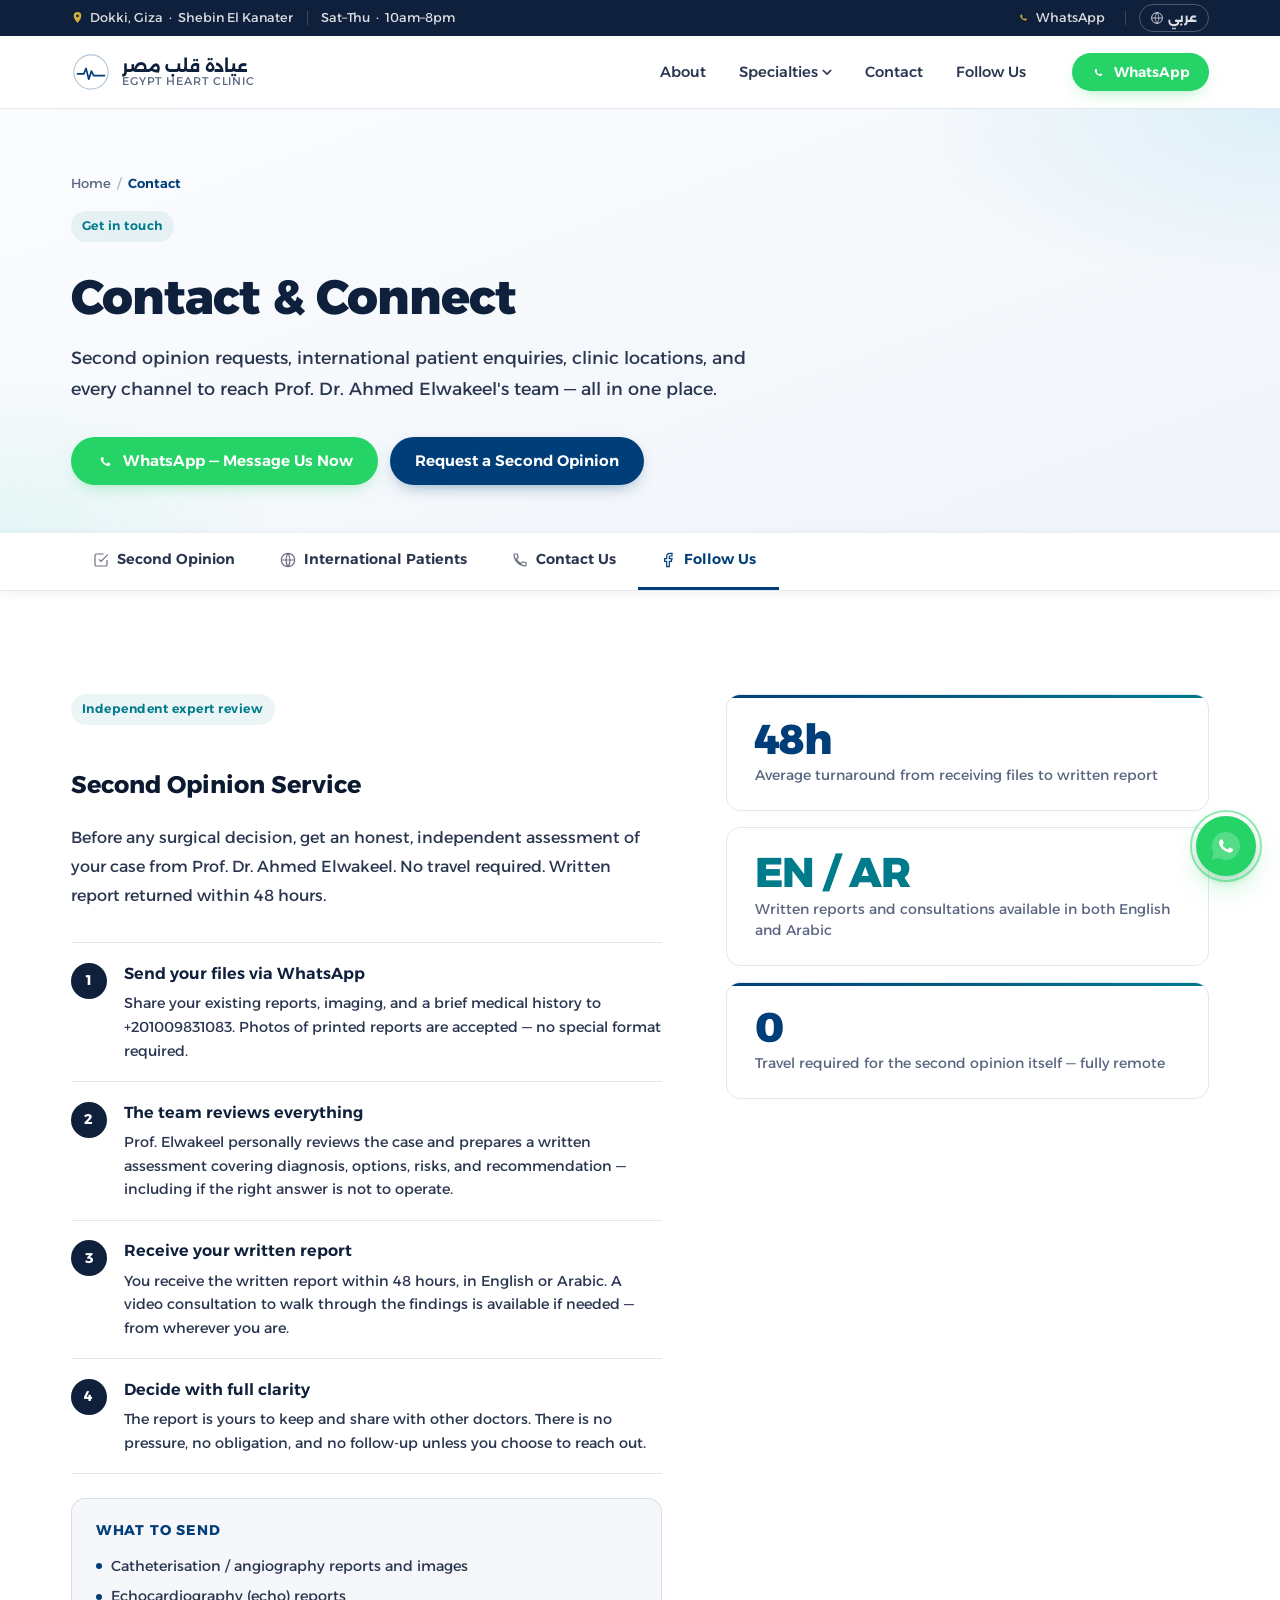
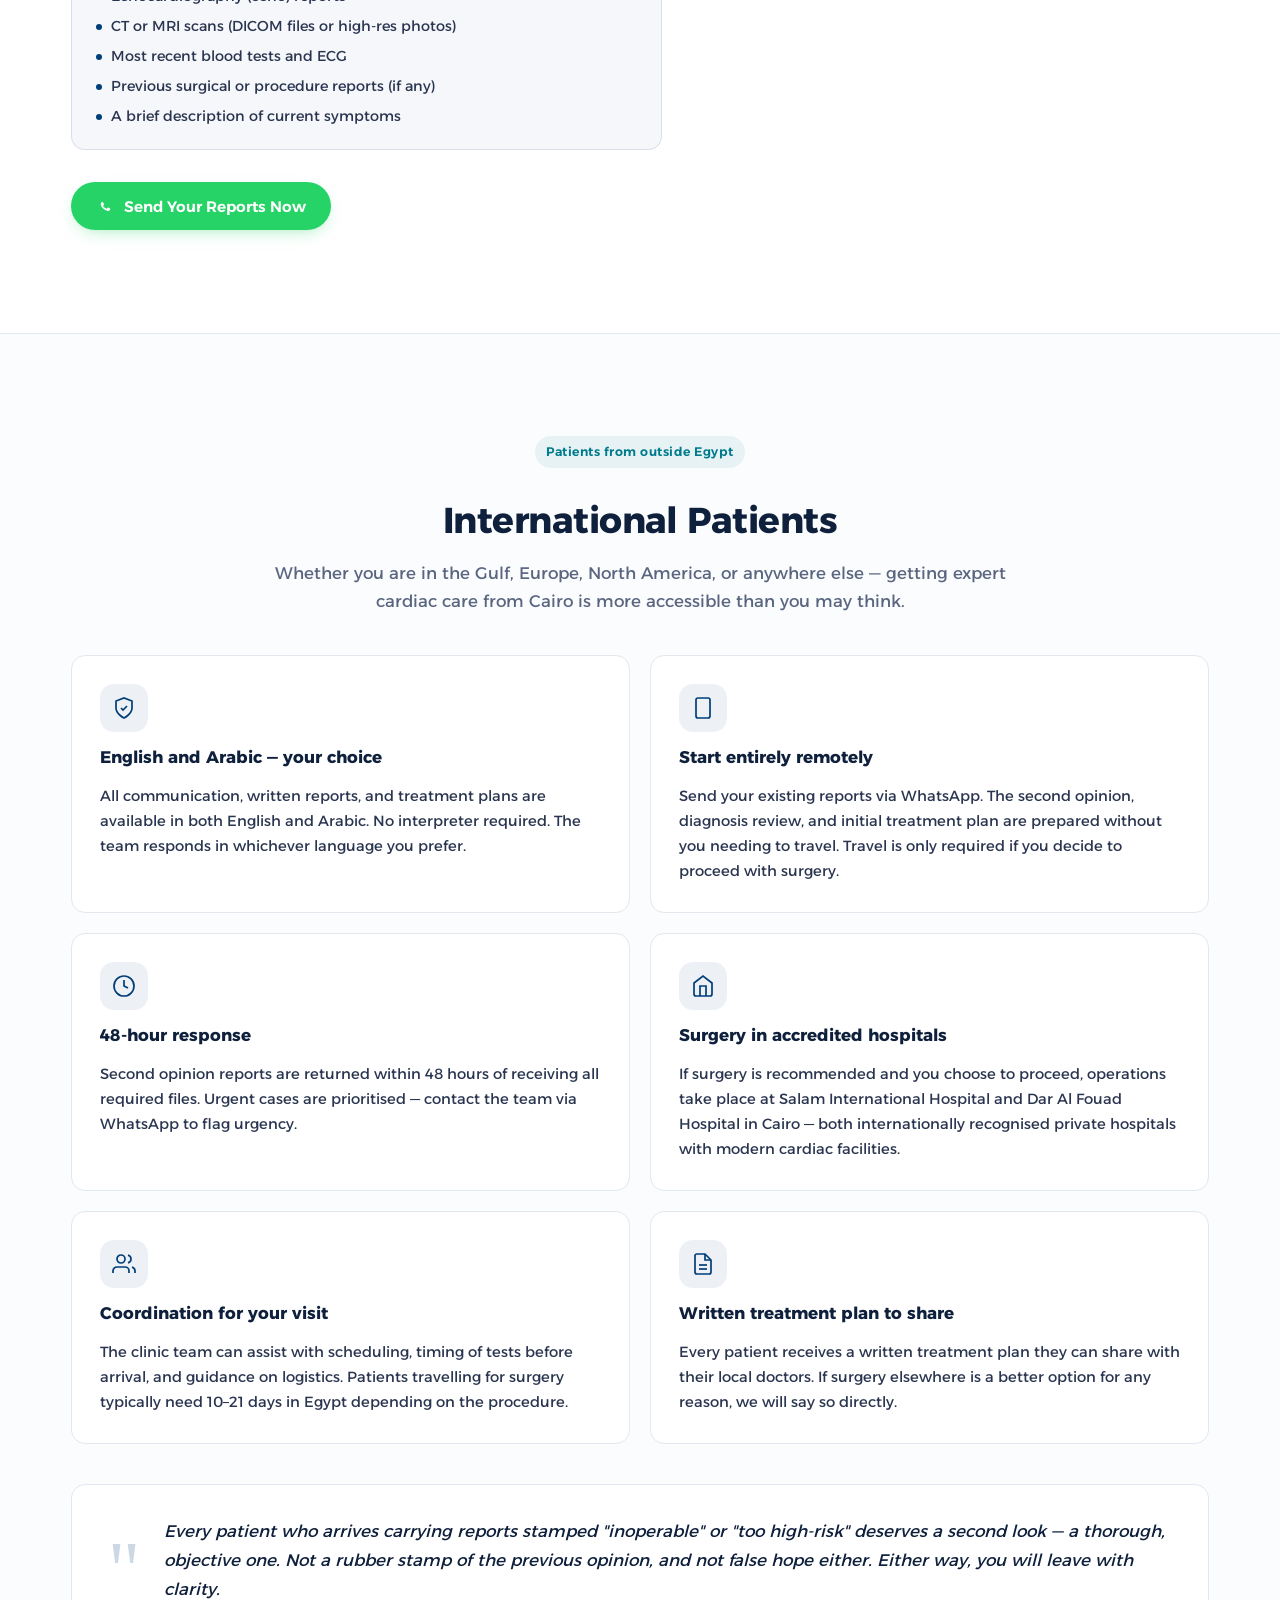
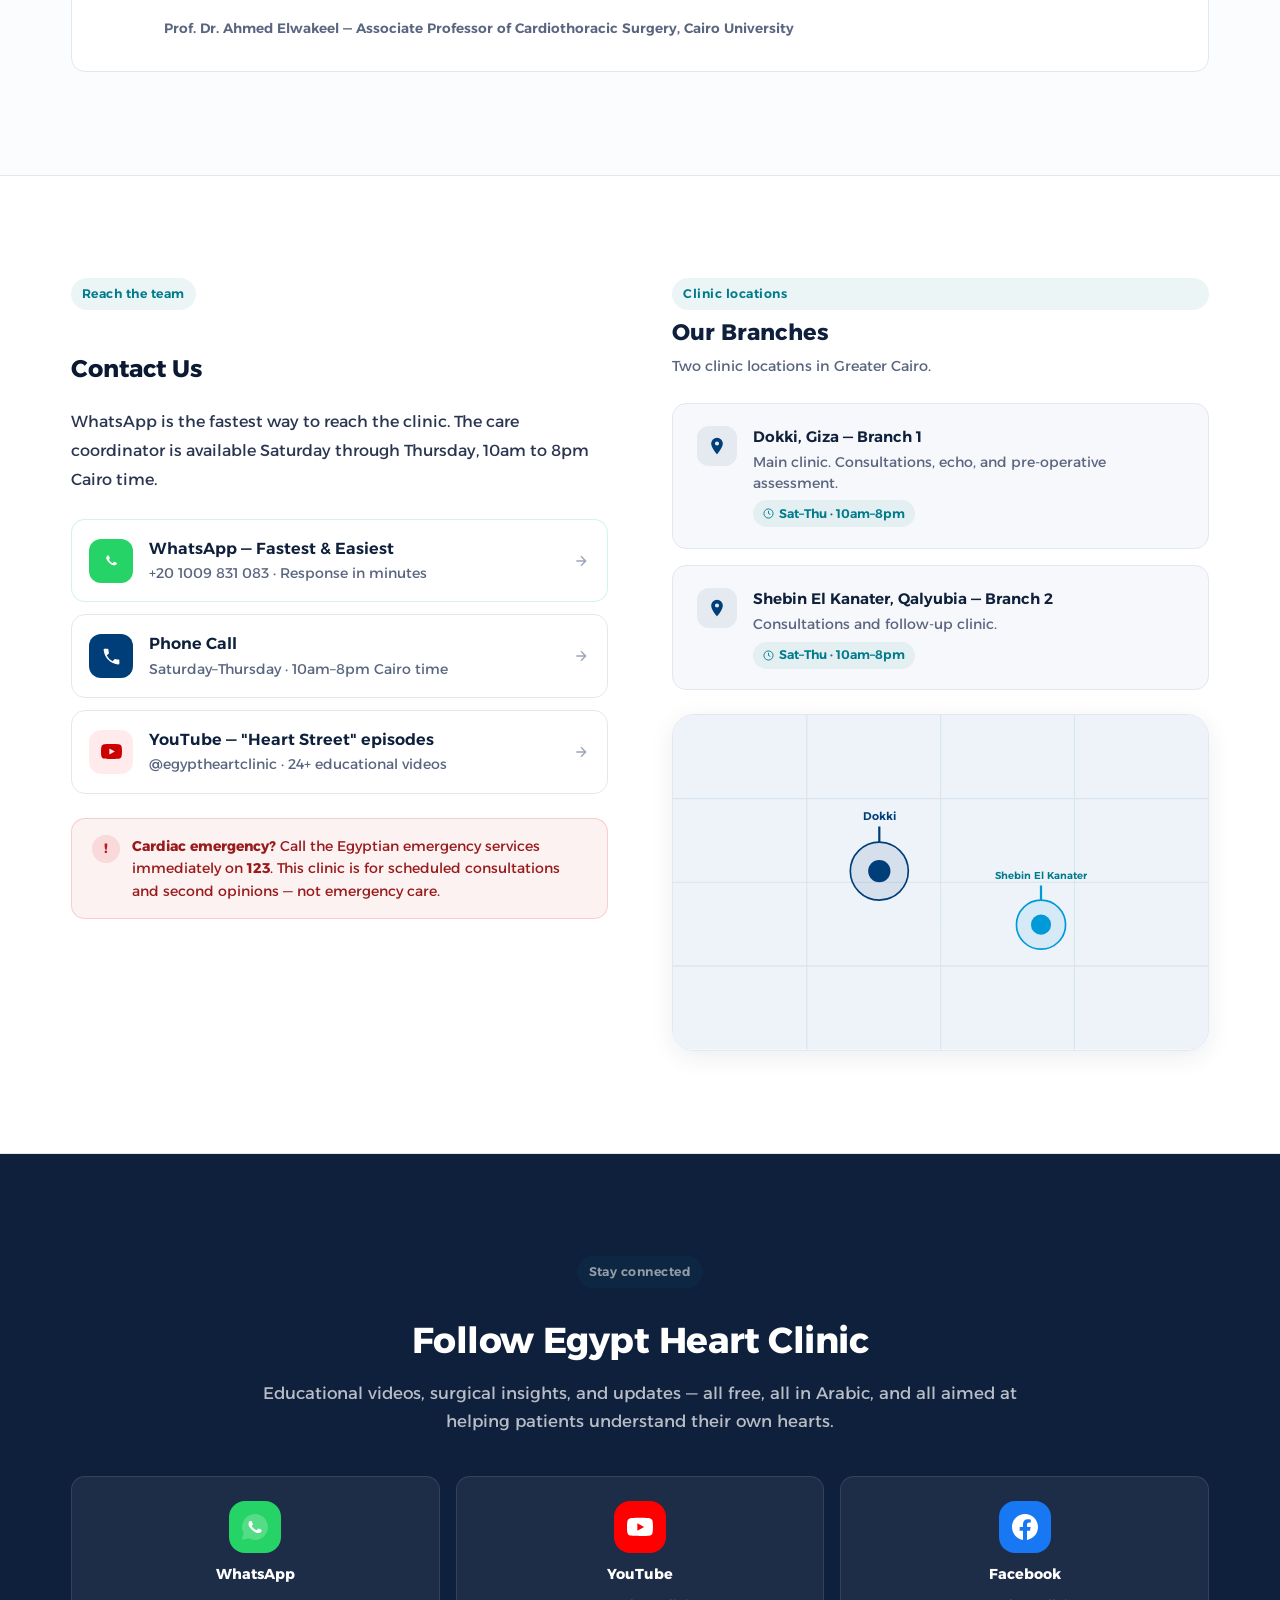
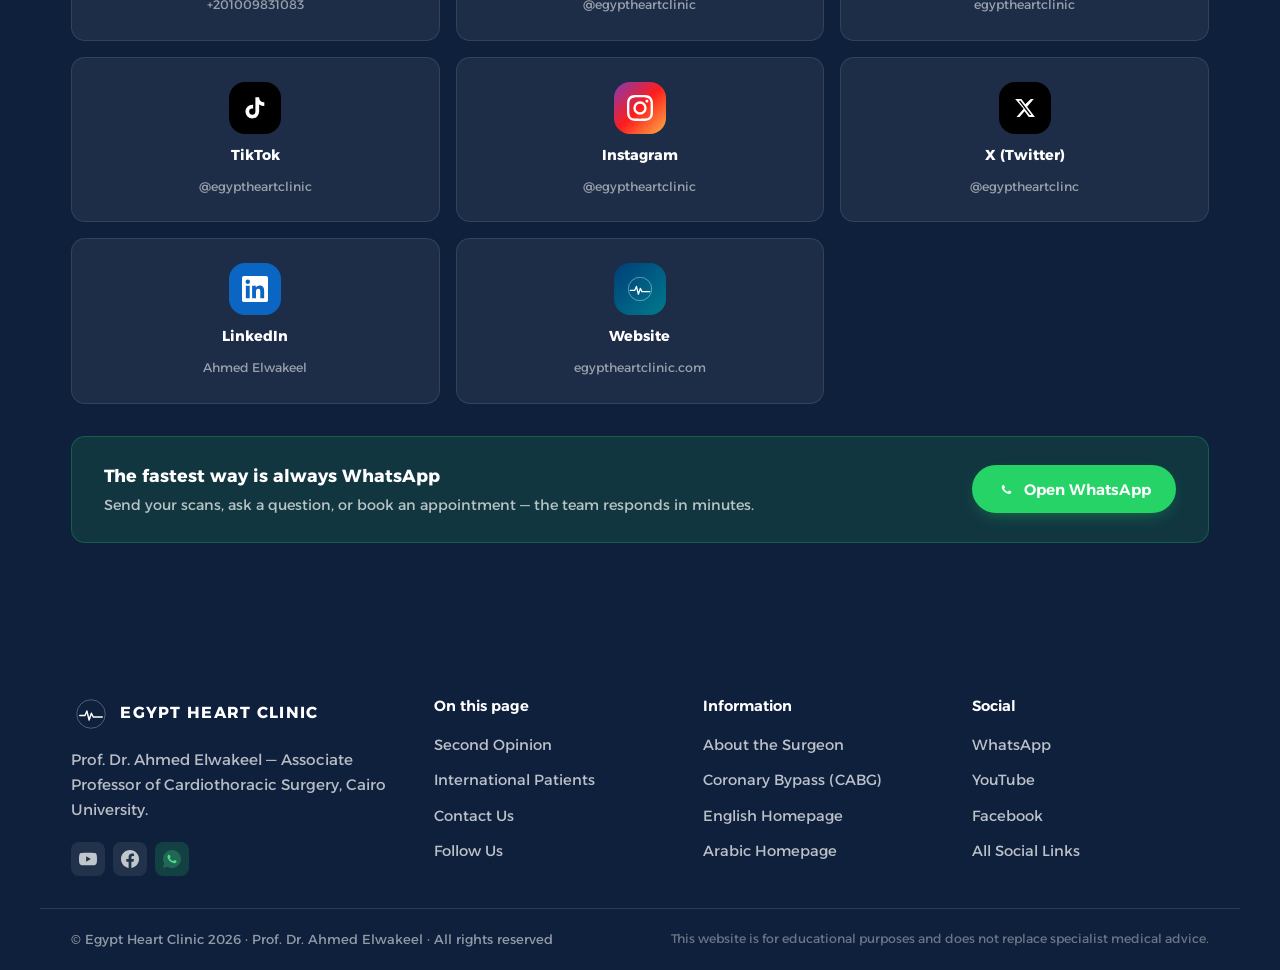
<file: en/contact.html>
<!doctype html>
<html lang="en" dir="ltr">
<head>
<meta charset="utf-8" />
<meta name="viewport" content="width=device-width, initial-scale=1, viewport-fit=cover" />
<meta name="theme-color" content="#0F203C" />

<title>Contact & Second Opinion | Egypt Heart Clinic — Prof. Dr. Ahmed Elwakeel</title>
<meta name="description" content="Contact Egypt Heart Clinic. Send scans for a 48-hour second opinion, information for international patients, clinic locations in Dokki and Shebin El Kanater, and all social channels." />

<!-- Open Graph -->
<meta property="og:type"        content="website" />
<meta property="og:url"         content="https://www.egyptheartclinic.com/en/contact.html" />
<meta property="og:title"       content="Contact & Second Opinion | Egypt Heart Clinic" />
<meta property="og:description" content="48-hour second opinion. Remote consultation in English or Arabic. Clinic locations in Egypt. All contact channels and social links." />
<meta property="og:locale"      content="en_US" />
<meta name="twitter:card"       content="summary_large_image" />

<!-- Canonical & hreflang -->
<link rel="canonical" href="https://www.egyptheartclinic.com/en/contact.html" />
<link rel="alternate" hreflang="en" href="https://www.egyptheartclinic.com/en/contact.html" />
<link rel="alternate" hreflang="ar" href="https://www.egyptheartclinic.com/" />
<link rel="alternate" hreflang="x-default" href="https://www.egyptheartclinic.com/" />

<!-- Fonts -->
<link rel="preconnect" href="https://fonts.googleapis.com" />
<link rel="preconnect" href="https://fonts.gstatic.com" crossorigin />
<link href="https://fonts.googleapis.com/css2?family=Alexandria:wght@300;400;500;600;700;800&display=swap" rel="stylesheet" />

<link rel="stylesheet" href="../styles.css" />
<link rel="icon" type="image/svg+xml" href="../favicon.svg" />

<!-- Schema Markup -->
<script type="application/ld+json">
{
  "@context": "https://schema.org",
  "@graph": [
    {
      "@type": "WebSite",
      "@id": "https://www.egyptheartclinic.com/#website",
      "url": "https://www.egyptheartclinic.com",
      "name": "Egypt Heart Clinic",
      "alternateName": "عيادة قلب مصر",
      "inLanguage": ["ar", "en"]
    },
    {
      "@type": "ContactPage",
      "@id": "https://www.egyptheartclinic.com/en/contact.html#webpage",
      "url": "https://www.egyptheartclinic.com/en/contact.html",
      "name": "Contact & Second Opinion | Egypt Heart Clinic",
      "description": "All contact channels, second opinion service, and information for international patients seeking cardiothoracic care at Egypt Heart Clinic.",
      "inLanguage": "en",
      "isPartOf": { "@id": "https://www.egyptheartclinic.com/#website" },
      "about": { "@id": "https://www.egyptheartclinic.com/#physician" },
      "datePublished": "2026-05-16",
      "dateModified": "2026-05-16",
      "breadcrumb": {
        "@type": "BreadcrumbList",
        "itemListElement": [
          { "@type": "ListItem", "position": 1, "name": "Home", "item": "https://www.egyptheartclinic.com/en/" },
          { "@type": "ListItem", "position": 2, "name": "Contact", "item": "https://www.egyptheartclinic.com/en/contact.html" }
        ]
      }
    },
    {
      "@type": "Physician",
      "@id": "https://www.egyptheartclinic.com/#physician",
      "name": "Prof. Dr. Ahmed Elwakeel",
      "alternateName": "أ.د. أحمد الوكيل",
      "telephone": "+201009831083",
      "url": "https://www.egyptheartclinic.com/en/",
      "image": "https://www.egyptheartclinic.com/assets/dr-elwakeel.jpg",
      "jobTitle": "Associate Professor of Cardiothoracic Surgery",
      "medicalSpecialty": "Cardiothoracic Surgery",
      "affiliation": {
        "@type": "CollegeOrUniversity",
        "@id": "https://www.egyptheartclinic.com/#cairo-university",
        "name": "Cairo University"
      },
      "worksFor": { "@id": "https://www.egyptheartclinic.com/#organization" }
    },
    {
      "@type": ["MedicalOrganization", "LocalBusiness"],
      "@id": "https://www.egyptheartclinic.com/#organization",
      "name": "Egypt Heart Clinic",
      "url": "https://www.egyptheartclinic.com/",
      "telephone": "+201009831083",
      "address": [
        { "@type": "PostalAddress", "addressLocality": "Dokki", "addressRegion": "Giza", "addressCountry": "EG" },
        { "@type": "PostalAddress", "addressLocality": "Shebin El Kanater", "addressRegion": "Qalyubia", "addressCountry": "EG" }
      ],
      "openingHoursSpecification": {
        "@type": "OpeningHoursSpecification",
        "dayOfWeek": ["Saturday","Sunday","Monday","Tuesday","Wednesday","Thursday"],
        "opens": "10:00",
        "closes": "20:00"
      },
      "contactPoint": {
        "@type": "ContactPoint",
        "contactType": "patient services",
        "telephone": "+201009831083",
        "availableLanguage": ["Arabic", "English"]
      },
      "sameAs": [
        "https://www.youtube.com/@egyptheartclinic",
        "https://www.facebook.com/egyptheartclinic",
        "https://www.tiktok.com/@egyptheartclinic",
        "https://www.instagram.com/egyptheartclinic",
        "https://x.com/egyptheartclinc",
        "https://www.linkedin.com/in/ahmed-elwakeel-b5696943/"
      ]
    },
    {
      "@type": "FAQPage",
      "mainEntity": [
        {
          "@type": "Question",
          "name": "How do I send my scans for a second opinion?",
          "acceptedAnswer": {
            "@type": "Answer",
            "text": "Send your reports, imaging (DICOM or high-res photos), and a brief history via WhatsApp to +201009831083. The team reviews everything and returns a written report within 48 hours."
          }
        },
        {
          "@type": "Question",
          "name": "Are second opinion reports available in English?",
          "acceptedAnswer": {
            "@type": "Answer",
            "text": "Yes. Written reports and consultations are available in both English and Arabic. International patients can communicate entirely in English."
          }
        },
        {
          "@type": "Question",
          "name": "Do I need to travel to Egypt for a consultation?",
          "acceptedAnswer": {
            "@type": "Answer",
            "text": "Not necessarily. A second opinion and initial treatment plan can be prepared entirely remotely based on your existing reports. Travel is only required if you decide to proceed with surgery at our affiliated hospitals."
          }
        }
      ]
    }
  ]
}
</script>

<style>
/* ── LTR overrides ── */
.util-lang {
    display: inline-flex;
    align-items: center;
    gap: 0.3rem;
    padding: 0.2rem 0.7rem;
    border-radius: 20px;
    border: 1px solid rgba(255,255,255,0.25);
    font-size: 0.78rem;
    font-weight: 700;
    text-decoration: none !important;
    transition: background 0.15s, border-color 0.15s;
}
.util-lang:hover { background: rgba(255,255,255,0.12); border-color: rgba(255,255,255,0.4); }

/* ── Page hero ── */
.contact-hero {
    background:
        radial-gradient(700px 320px at 100% 0%, rgba(0,154,216,0.10), transparent 55%),
        radial-gradient(500px 280px at 0% 100%, rgba(0,213,168,0.07), transparent 55%),
        linear-gradient(160deg, #FBFCFE 0%, #F0F5FA 100%);
    padding: clamp(2.5rem, 5vw, 4rem) 0 0;
}
.contact-hero-inner {
    max-width: 700px;
}
.contact-hero-inner h1 {
    font-size: clamp(2rem, 4vw, 3rem);
    font-weight: 800;
    color: var(--c-primary-navy);
    letter-spacing: -0.02em;
    line-height: 1.25;
    margin: 0.35rem 0 0.9rem;
}
.contact-hero-inner .lead {
    font-size: clamp(1rem, 1.4vw, 1.1rem);
    color: var(--c-ink-2);
    line-height: 1.8;
    margin: 0 0 2rem;
    max-width: 60ch;
}
.hero-cta-row {
    display: flex;
    gap: 0.75rem;
    flex-wrap: wrap;
    padding-bottom: clamp(2rem, 4vw, 3rem);
}

/* ── Sticky tab strip ── */
.tab-strip {
    position: sticky;
    top: 64px;
    z-index: 200;
    background: var(--c-white);
    border-bottom: 1px solid var(--c-line);
    box-shadow: 0 2px 12px rgba(0,0,0,0.06);
}
.tab-strip-inner {
    display: flex;
    gap: 0;
    overflow-x: auto;
    scrollbar-width: none;
}
.tab-strip-inner::-webkit-scrollbar { display: none; }
.tab-link {
    display: flex;
    align-items: center;
    gap: 0.5rem;
    padding: 0.95rem 1.4rem;
    font-size: 0.9rem;
    font-weight: 600;
    color: var(--c-ink-2);
    text-decoration: none;
    white-space: nowrap;
    border-bottom: 3px solid transparent;
    transition: color 0.15s var(--ease), border-color 0.15s var(--ease), background 0.15s var(--ease);
    position: relative;
}
.tab-link:hover { color: var(--c-primary-navy); background: rgba(0,62,121,0.04); }
.tab-link.is-active {
    color: var(--c-secondary-navy);
    border-bottom-color: var(--c-secondary-navy);
}
.tab-link .tab-icon { opacity: 0.7; flex-shrink: 0; }
.tab-link.is-active .tab-icon { opacity: 1; }

/* ── Section shared ── */
.contact-section {
    padding: clamp(4rem, 8vw, 6.5rem) 0;
    scroll-margin-top: 120px;
}
.contact-section + .contact-section { border-top: 1px solid var(--c-line); }

/* ── Second Opinion section ── */
.so-layout {
    display: grid;
    grid-template-columns: minmax(0, 1.1fr) minmax(0, 0.9fr);
    gap: clamp(2.5rem, 5vw, 5rem);
    align-items: flex-start;
}
.so-steps {
    list-style: none;
    padding: 0;
    margin: 2rem 0 0;
    display: flex;
    flex-direction: column;
    gap: 0;
}
.so-step {
    display: flex;
    gap: 1.1rem;
    padding: 1.1rem 0;
    border-bottom: 1px solid var(--c-line);
}
.so-step:first-child { border-top: 1px solid var(--c-line); }
.step-num {
    flex-shrink: 0;
    width: 36px;
    height: 36px;
    border-radius: 50%;
    background: var(--c-primary-navy);
    color: var(--c-white);
    font-size: 0.88rem;
    font-weight: 700;
    display: flex;
    align-items: center;
    justify-content: center;
    margin-top: 2px;
}
.step-body h4 { font-size: 1rem; font-weight: 600; color: var(--c-primary-navy); margin: 0 0 0.3rem; }
.step-body p  { margin: 0; font-size: 0.9rem; color: var(--c-ink-2); line-height: 1.65; }
.so-aside {
    position: sticky;
    top: 128px;
    display: flex;
    flex-direction: column;
    gap: 1rem;
}
.so-card {
    background: var(--c-white);
    border: 1px solid var(--c-line);
    border-radius: var(--radius);
    padding: 1.5rem 1.75rem;
    position: relative;
    overflow: hidden;
}
.so-card::before {
    content: "";
    position: absolute;
    inset-block-start: 0;
    inset-inline: 0;
    height: 3px;
    background: linear-gradient(90deg, var(--c-secondary-navy), var(--c-medical-teal));
}
.so-card-num {
    display: block;
    font-size: 2.6rem;
    font-weight: 800;
    color: var(--c-secondary-navy);
    line-height: 1;
    letter-spacing: -0.02em;
}
.so-card-label {
    display: block;
    font-size: 0.88rem;
    color: var(--c-muted);
    margin-top: 0.3rem;
    line-height: 1.5;
}
.so-card--teal::before { background: linear-gradient(90deg, var(--c-medical-teal), var(--c-action-green)); }
.so-card--teal .so-card-num { color: var(--c-medical-teal); }
.what-to-send {
    background: rgba(0,62,121,0.04);
    border: 1px solid rgba(0,62,121,0.12);
    border-radius: var(--radius);
    padding: 1.25rem 1.5rem;
    margin-top: 1.5rem;
}
.what-to-send h4 {
    font-size: 0.88rem;
    font-weight: 700;
    color: var(--c-secondary-navy);
    text-transform: uppercase;
    letter-spacing: 0.06em;
    margin: 0 0 0.75rem;
}
.what-to-send ul {
    list-style: none;
    padding: 0;
    margin: 0;
    display: flex;
    flex-direction: column;
    gap: 0.4rem;
}
.what-to-send li {
    display: flex;
    align-items: center;
    gap: 0.55rem;
    font-size: 0.9rem;
    color: var(--c-ink-2);
}
.what-to-send li::before {
    content: "";
    flex-shrink: 0;
    width: 6px;
    height: 6px;
    border-radius: 50%;
    background: var(--c-secondary-navy);
}

/* ── International Patients section ── */
.intl-section { background: var(--c-surface-alt); }
.intl-grid {
    display: grid;
    grid-template-columns: repeat(2, 1fr);
    gap: 1.25rem;
    margin-top: 2.5rem;
}
.intl-card {
    background: var(--c-white);
    border: 1px solid var(--c-line);
    border-radius: var(--radius);
    padding: 1.75rem;
    display: flex;
    flex-direction: column;
    gap: 0.75rem;
    transition: box-shadow 0.2s var(--ease), transform 0.2s var(--ease), border-color 0.2s var(--ease);
}
.intl-card:hover {
    box-shadow: var(--shadow-1);
    transform: translateY(-2px);
    border-color: rgba(0,62,121,0.2);
}
.intl-card-icon {
    width: 48px;
    height: 48px;
    border-radius: 14px;
    background: rgba(0,62,121,0.07);
    display: inline-flex;
    align-items: center;
    justify-content: center;
    color: var(--c-secondary-navy);
}
.intl-card h3 { font-size: 1.05rem; font-weight: 700; color: var(--c-primary-navy); margin: 0; }
.intl-card p  { margin: 0; font-size: 0.92rem; color: var(--c-ink-2); line-height: 1.7; }
.intl-quote {
    margin-top: 2.5rem;
    background: var(--c-white);
    border: 1px solid var(--c-line);
    border-radius: var(--radius);
    padding: 2rem 2.25rem;
    display: grid;
    grid-template-columns: auto 1fr;
    gap: 1.5rem;
    align-items: center;
}
.quote-mark {
    font-size: 5rem;
    line-height: 1;
    color: var(--c-secondary-navy);
    opacity: 0.2;
    font-family: Georgia, serif;
    margin-top: -1rem;
    user-select: none;
}
.quote-body blockquote {
    margin: 0;
    font-size: 1.05rem;
    font-style: italic;
    color: var(--c-primary-navy);
    line-height: 1.75;
}
.quote-body cite {
    display: block;
    margin-top: 0.75rem;
    font-size: 0.85rem;
    font-style: normal;
    color: var(--c-muted);
    font-weight: 600;
}

/* ── Contact Us section ── */
.contact-us-layout {
    display: grid;
    grid-template-columns: minmax(0, 1fr) minmax(0, 1fr);
    gap: clamp(2.5rem, 5vw, 5rem);
    align-items: flex-start;
}
.contact-methods-list {
    list-style: none;
    padding: 0;
    margin: 1.5rem 0 0;
    display: flex;
    flex-direction: column;
    gap: 0.75rem;
}

/* ── Location cards ── */
.location-cards {
    display: flex;
    flex-direction: column;
    gap: 1rem;
    margin-top: 1.5rem;
}
.location-card {
    background: var(--c-surface);
    border: 1px solid var(--c-line);
    border-radius: var(--radius);
    padding: 1.25rem 1.5rem;
    display: flex;
    gap: 1rem;
    align-items: flex-start;
}
.loc-icon {
    flex-shrink: 0;
    width: 40px;
    height: 40px;
    border-radius: 12px;
    background: rgba(0,62,121,0.08);
    display: flex;
    align-items: center;
    justify-content: center;
    color: var(--c-secondary-navy);
    margin-top: 2px;
}
.loc-body h4 { font-size: 0.95rem; font-weight: 600; color: var(--c-primary-navy); margin: 0 0 0.2rem; }
.loc-body p  { margin: 0; font-size: 0.88rem; color: var(--c-muted); line-height: 1.5; }
.hours-badge {
    display: inline-flex;
    align-items: center;
    gap: 0.35rem;
    margin-top: 0.4rem;
    font-size: 0.78rem;
    font-weight: 600;
    color: var(--c-medical-teal);
    background: rgba(0,123,140,0.08);
    padding: 0.2rem 0.6rem;
    border-radius: 999px;
}
.emergency-box {
    margin-top: 1.5rem;
    background: rgba(220,38,38,0.06);
    border: 1px solid rgba(220,38,38,0.18);
    border-radius: var(--radius);
    padding: 1rem 1.25rem;
    display: flex;
    gap: 0.75rem;
    align-items: flex-start;
}
.emergency-box .em-icon {
    flex-shrink: 0;
    width: 28px;
    height: 28px;
    border-radius: 50%;
    background: rgba(220,38,38,0.12);
    display: flex;
    align-items: center;
    justify-content: center;
    font-size: 0.85rem;
    font-weight: 800;
    color: rgb(185,28,28);
}
.emergency-box p { margin: 0; font-size: 0.88rem; color: rgb(153,27,27); line-height: 1.6; }

/* Map placeholder */
.contact-map-wrap {
    border-radius: var(--radius-lg);
    overflow: hidden;
    box-shadow: var(--shadow-2);
    border: 1px solid var(--c-line);
    position: sticky;
    top: 128px;
}

/* ── Follow Us section ── */
.follow-section { background: var(--c-primary-navy); }
.follow-section .eyebrow { color: rgba(255,255,255,0.55); }
.follow-section h2 { color: var(--c-white); }
.follow-section .section-lede { color: rgba(255,255,255,0.7); }
.social-grid {
    display: grid;
    grid-template-columns: repeat(3, 1fr);
    gap: 1rem;
    margin-top: 2.5rem;
}
.social-tile {
    background: rgba(255,255,255,0.06);
    border: 1px solid rgba(255,255,255,0.1);
    border-radius: var(--radius);
    padding: 1.5rem 1.25rem;
    display: flex;
    flex-direction: column;
    align-items: center;
    gap: 0.75rem;
    text-decoration: none;
    transition: background 0.2s var(--ease), border-color 0.2s var(--ease), transform 0.2s var(--ease);
    text-align: center;
}
.social-tile:hover {
    background: rgba(255,255,255,0.12);
    border-color: rgba(255,255,255,0.22);
    transform: translateY(-3px);
}
.social-tile-icon {
    width: 52px;
    height: 52px;
    border-radius: 16px;
    display: flex;
    align-items: center;
    justify-content: center;
    flex-shrink: 0;
}
.social-tile-icon--wa    { background: #25D366; }
.social-tile-icon--yt    { background: #FF0000; }
.social-tile-icon--fb    { background: #1877F2; }
.social-tile-icon--tt    { background: #000; }
.social-tile-icon--ig    { background: linear-gradient(135deg, #833ab4, #fd1d1d, #fcb045); }
.social-tile-icon--x     { background: #000; }
.social-tile-icon--li    { background: #0A66C2; }
.social-tile-icon--site  { background: linear-gradient(135deg, var(--c-secondary-navy), var(--c-medical-teal)); }
.social-tile-name {
    font-size: 0.9rem;
    font-weight: 700;
    color: var(--c-white);
    line-height: 1.3;
}
.social-tile-handle {
    font-size: 0.78rem;
    color: rgba(255,255,255,0.55);
}
.follow-wa-banner {
    margin-top: 2rem;
    background: rgba(37,211,102,0.12);
    border: 1px solid rgba(37,211,102,0.25);
    border-radius: var(--radius);
    padding: 1.5rem 2rem;
    display: flex;
    align-items: center;
    justify-content: space-between;
    gap: 1.5rem;
    flex-wrap: wrap;
}
.follow-wa-copy h3 { font-size: 1.1rem; font-weight: 700; color: var(--c-white); margin: 0 0 0.3rem; }
.follow-wa-copy p  { margin: 0; font-size: 0.9rem; color: rgba(255,255,255,0.7); }

/* Responsive */
@media (max-width: 1024px) {
    .so-layout       { grid-template-columns: 1fr; }
    .so-aside        { position: static; flex-direction: row; flex-wrap: wrap; }
    .so-card         { flex: 1; min-width: 160px; }
    .contact-us-layout { grid-template-columns: 1fr; }
    .contact-map-wrap  { position: static; }
    .intl-grid       { grid-template-columns: 1fr; }
    .intl-quote      { grid-template-columns: 1fr; }
    .quote-mark      { display: none; }
}
@media (max-width: 768px) {
    .social-grid     { grid-template-columns: repeat(2, 1fr); }
    .follow-wa-banner { flex-direction: column; align-items: flex-start; }
}
@media (max-width: 480px) {
    .social-grid     { grid-template-columns: 1fr 1fr; }
    .tab-link        { padding: 0.85rem 1rem; font-size: 0.82rem; }
}
</style>
</head>
<body>

<a class="skip-link sr-only" href="#main">Skip to main content</a>

<!-- ══════════════════ Utility Banner ══════════════════ -->
<div class="utility-banner" role="region" aria-label="Quick information">
  <div class="container utility-row">
    <div class="utility-left">
      <span class="util-item">
        <svg aria-hidden="true" viewBox="0 0 24 24" width="13" height="13"><path fill="currentColor" d="M12 2a7 7 0 0 0-7 7c0 5.25 7 13 7 13s7-7.75 7-13a7 7 0 0 0-7-7Zm0 9.5A2.5 2.5 0 1 1 12 6.5a2.5 2.5 0 0 1 0 5Z"/></svg>
        Dokki, Giza &nbsp;·&nbsp; Shebin El Kanater
      </span>
      <span class="util-divider" aria-hidden="true"></span>
      <span class="util-item util-hours">Sat–Thu &nbsp;·&nbsp; 10am–8pm</span>
    </div>
    <div class="utility-right">
      <a href="https://wa.me/201009831083" class="util-item util-link" target="_blank" rel="noopener" aria-label="Contact via WhatsApp">
        <svg aria-hidden="true" viewBox="0 0 24 24" width="13" height="13" fill="currentColor"><path d="M17.472 14.382c-.297-.149-1.758-.867-2.03-.967-.273-.099-.471-.148-.67.15-.197.297-.767.966-.94 1.164-.173.199-.347.223-.644.075-.297-.15-1.255-.463-2.39-1.475-.883-.788-1.48-1.761-1.653-2.059-.173-.297-.018-.458.13-.606.134-.133.298-.347.446-.52.149-.174.198-.298.298-.497.099-.198.05-.371-.025-.52-.075-.149-.669-1.612-.916-2.207-.242-.579-.487-.5-.669-.51-.173-.008-.371-.01-.57-.01-.198 0-.52.074-.792.372-.272.297-1.04 1.016-1.04 2.479 0 1.462 1.065 2.875 1.213 3.074.149.198 2.096 3.2 5.077 4.487.709.306 1.262.489 1.694.625.712.227 1.36.195 1.871.118.571-.085 1.758-.719 2.006-1.413.248-.694.248-1.289.173-1.413-.074-.124-.272-.198-.57-.347z"/></svg>
        WhatsApp
      </a>
      <span class="util-divider" aria-hidden="true"></span>
      <a href="../" class="util-lang" aria-label="Switch to Arabic" hreflang="ar">
        <svg aria-hidden="true" viewBox="0 0 20 20" width="12" height="12" fill="currentColor"><circle cx="10" cy="10" r="9" stroke="currentColor" stroke-width="1.5" fill="none"/><path d="M10 1c-2 3-3 6-3 9s1 6 3 9M10 1c2 3 3 6 3 9s-1 6-3 9M1 10h18" stroke="currentColor" stroke-width="1.2" fill="none"/></svg>
        عربي
      </a>
    </div>
  </div>
</div>

<!-- ══════════════════ Sticky Nav ══════════════════ -->
<header class="site-header" id="siteHeader">
  <div class="container nav-row">

    <a href="./" class="brand" aria-label="Egypt Heart Clinic — Home">
      <span class="brand-mark" aria-hidden="true">
        <svg viewBox="0 0 40 40" width="36" height="36" fill="none">
          <circle cx="20" cy="20" r="19" stroke="currentColor" stroke-width="1.2" opacity="0.3"/>
          <path d="M5 22 h7 l2.5-6 l3 12 l3-9 l2.5 5 h12" stroke="currentColor" stroke-width="1.9" stroke-linecap="round" stroke-linejoin="round" fill="none"/>
        </svg>
      </span>
      <span class="brand-text">
        <span class="brand-ar">عيادة قلب مصر</span>
        <span class="brand-en">Egypt Heart Clinic</span>
      </span>
    </a>

    <nav class="primary-nav" aria-label="Main navigation">
      <ul>
        <li><a href="./about.html">About</a></li>
        <li class="has-sub">
          <a href="./#services" aria-haspopup="true">
            Specialties
            <svg class="caret" aria-hidden="true" viewBox="0 0 12 8" width="10" height="7" fill="none" stroke="currentColor" stroke-width="2"><path d="M1 1l5 5 5-5"/></svg>
          </a>
          <ul class="sub-nav" role="menu">
            <li role="menuitem"><a href="../cabg.html">Coronary Artery Bypass (CABG)<span class="sub-tag">Off-Pump</span></a></li>
            <li class="sub-divider" role="separator"></li>
            <li role="menuitem"><a href="./#services">Pediatric &amp; Congenital</a></li>
            <li role="menuitem"><a href="./#services">Thoracic Surgery</a></li>
          </ul>
        </li>
        <li><a href="./contact.html" aria-current="page" class="is-active">Contact</a></li>
        <li><a href="../links.html">Follow Us</a></li>
      </ul>
    </nav>

    <div class="nav-cta">
      <a href="https://wa.me/201009831083" class="btn btn-wa btn-sm nav-wa" target="_blank" rel="noopener" aria-label="WhatsApp">
        <svg aria-hidden="true" viewBox="0 0 24 24" width="15" height="15" fill="currentColor"><path d="M17.472 14.382c-.297-.149-1.758-.867-2.03-.967-.273-.099-.471-.148-.67.15-.197.297-.767.966-.94 1.164-.173.199-.347.223-.644.075-.297-.15-1.255-.463-2.39-1.475-.883-.788-1.48-1.761-1.653-2.059-.173-.297-.018-.458.13-.606.134-.133.298-.347.446-.52.149-.174.198-.298.298-.497.099-.198.05-.371-.025-.52-.075-.149-.669-1.612-.916-2.207-.242-.579-.487-.5-.669-.51-.173-.008-.371-.01-.57-.01-.198 0-.52.074-.792.372-.272.297-1.04 1.016-1.04 2.479 0 1.462 1.065 2.875 1.213 3.074.149.198 2.096 3.2 5.077 4.487.709.306 1.262.489 1.694.625.712.227 1.36.195 1.871.118.571-.085 1.758-.719 2.006-1.413.248-.694.248-1.289.173-1.413-.074-.124-.272-.198-.57-.347z"/></svg>
        WhatsApp
      </a>
      <button class="nav-toggle" type="button" aria-label="Open menu" aria-expanded="false" aria-controls="mobileNav">
        <span></span><span></span><span></span>
      </button>
    </div>
  </div>

  <!-- Mobile drawer -->
  <nav class="mobile-nav" id="mobileNav" hidden aria-label="Mobile navigation">
    <ul>
      <li><a href="./about.html">About</a></li>
      <li><a href="./#services">Specialties</a>
        <ul class="mobile-sub">
          <li><a href="../cabg.html">Coronary Artery Bypass (CABG)</a></li>
          <li><a href="./#services">Pediatric &amp; Congenital</a></li>
          <li><a href="./#services">Thoracic Surgery</a></li>
        </ul>
      </li>
      <li><a href="./contact.html">Contact</a></li>
      <li><a href="../links.html">Follow Us</a></li>
      <li>
        <a href="https://wa.me/201009831083" class="btn btn-wa btn-block" target="_blank" rel="noopener">
          <svg aria-hidden="true" viewBox="0 0 24 24" width="18" height="18" fill="currentColor"><path d="M17.472 14.382c-.297-.149-1.758-.867-2.03-.967-.273-.099-.471-.148-.67.15-.197.297-.767.966-.94 1.164-.173.199-.347.223-.644.075-.297-.15-1.255-.463-2.39-1.475-.883-.788-1.48-1.761-1.653-2.059-.173-.297-.018-.458.13-.606.134-.133.298-.347.446-.52.149-.174.198-.298.298-.497.099-.198.05-.371-.025-.52-.075-.149-.669-1.612-.916-2.207-.242-.579-.487-.5-.669-.51-.173-.008-.371-.01-.57-.01-.198 0-.52.074-.792.372-.272.297-1.04 1.016-1.04 2.479 0 1.462 1.065 2.875 1.213 3.074.149.198 2.096 3.2 5.077 4.487.709.306 1.262.489 1.694.625.712.227 1.36.195 1.871.118.571-.085 1.758-.719 2.006-1.413.248-.694.248-1.289.173-1.413-.074-.124-.272-.198-.57-.347z"/></svg>
          Contact via WhatsApp
        </a>
      </li>
    </ul>
  </nav>
</header>

<main id="main">

<!-- ══════════════════ Page Hero ══════════════════ -->
<section class="contact-hero" aria-label="Page header">
  <div class="container">
    <div class="contact-hero-inner">
      <nav aria-label="Breadcrumb">
        <ol style="list-style:none;padding:0;margin:0 0 1rem;display:flex;gap:0.4rem;align-items:center;font-size:0.82rem;color:var(--c-muted);">
          <li><a href="./" style="color:var(--c-muted);text-decoration:none;">Home</a></li>
          <li aria-hidden="true" style="opacity:0.5;">/</li>
          <li aria-current="page" style="color:var(--c-secondary-navy);font-weight:600;">Contact</li>
        </ol>
      </nav>
      <span class="eyebrow">Get in touch</span>
      <h1>Contact &amp; Connect</h1>
      <p class="lead">
        Second opinion requests, international patient enquiries, clinic locations,
        and every channel to reach Prof. Dr. Ahmed Elwakeel's team — all in one place.
      </p>
      <div class="hero-cta-row">
        <a href="https://wa.me/201009831083" class="btn btn-wa" target="_blank" rel="noopener">
          <svg aria-hidden="true" viewBox="0 0 24 24" width="19" height="19" fill="currentColor"><path d="M17.472 14.382c-.297-.149-1.758-.867-2.03-.967-.273-.099-.471-.148-.67.15-.197.297-.767.966-.94 1.164-.173.199-.347.223-.644.075-.297-.15-1.255-.463-2.39-1.475-.883-.788-1.48-1.761-1.653-2.059-.173-.297-.018-.458.13-.606.134-.133.298-.347.446-.52.149-.174.198-.298.298-.497.099-.198.05-.371-.025-.52-.075-.149-.669-1.612-.916-2.207-.242-.579-.487-.5-.669-.51-.173-.008-.371-.01-.57-.01-.198 0-.52.074-.792.372-.272.297-1.04 1.016-1.04 2.479 0 1.462 1.065 2.875 1.213 3.074.149.198 2.096 3.2 5.077 4.487.709.306 1.262.489 1.694.625.712.227 1.36.195 1.871.118.571-.085 1.758-.719 2.006-1.413.248-.694.248-1.289.173-1.413-.074-.124-.272-.198-.57-.347z"/></svg>
          WhatsApp — Message Us Now
        </a>
        <a href="#second-opinion" class="btn btn-primary">Request a Second Opinion</a>
      </div>
    </div>
  </div>
</section>

<!-- ══════════════════ Sticky Tab Strip ══════════════════ -->
<div class="tab-strip" role="navigation" aria-label="Page sections">
  <div class="container tab-strip-inner">
    <a href="#second-opinion" class="tab-link" data-tab="second-opinion">
      <svg class="tab-icon" aria-hidden="true" viewBox="0 0 24 24" width="16" height="16" fill="none" stroke="currentColor" stroke-width="1.8"><path d="M9 11l3 3L22 4"/><path d="M21 12v7a2 2 0 0 1-2 2H5a2 2 0 0 1-2-2V5a2 2 0 0 1 2-2h11"/></svg>
      Second Opinion
    </a>
    <a href="#international" class="tab-link" data-tab="international">
      <svg class="tab-icon" aria-hidden="true" viewBox="0 0 24 24" width="16" height="16" fill="none" stroke="currentColor" stroke-width="1.8"><circle cx="12" cy="12" r="10"/><path d="M12 2c-2 3-3 6-3 10s1 7 3 10M12 2c2 3 3 6 3 10s-1 7-3 10M2 12h20"/></svg>
      International Patients
    </a>
    <a href="#contact-us" class="tab-link" data-tab="contact-us">
      <svg class="tab-icon" aria-hidden="true" viewBox="0 0 24 24" width="16" height="16" fill="none" stroke="currentColor" stroke-width="1.8"><path d="M6.6 10.8a15.1 15.1 0 0 0 6.6 6.6l2.2-2.2a1 1 0 0 1 1-.25 11.4 11.4 0 0 0 3.6.58 1 1 0 0 1 1 1V20a1 1 0 0 1-1 1A18 18 0 0 1 3 4a1 1 0 0 1 1-1h3.5a1 1 0 0 1 1 1 11.4 11.4 0 0 0 .58 3.6 1 1 0 0 1-.25 1Z"/></svg>
      Contact Us
    </a>
    <a href="#follow-us" class="tab-link" data-tab="follow-us">
      <svg class="tab-icon" aria-hidden="true" viewBox="0 0 24 24" width="16" height="16" fill="none" stroke="currentColor" stroke-width="1.8"><path d="M18 2h-3a5 5 0 0 0-5 5v3H7v4h3v8h4v-8h3l1-4h-4V7a1 1 0 0 1 1-1h3z"/></svg>
      Follow Us
    </a>
  </div>
</div>


<!-- ══════════════════ § Second Opinion ══════════════════ -->
<section class="contact-section" id="second-opinion" aria-labelledby="soTitle">
  <div class="container so-layout">

    <div class="so-copy">
      <span class="eyebrow">Independent expert review</span>
      <h2 id="soTitle">Second Opinion Service</h2>
      <p style="color:var(--c-ink-2);line-height:1.8;margin:0 0 0.25rem;">
        Before any surgical decision, get an honest, independent assessment of your case from
        Prof. Dr. Ahmed Elwakeel. No travel required. Written report returned within 48 hours.
      </p>

      <ol class="so-steps">
        <li class="so-step">
          <span class="step-num" aria-hidden="true">1</span>
          <div class="step-body">
            <h4>Send your files via WhatsApp</h4>
            <p>Share your existing reports, imaging, and a brief medical history to +201009831083. Photos of printed reports are accepted — no special format required.</p>
          </div>
        </li>
        <li class="so-step">
          <span class="step-num" aria-hidden="true">2</span>
          <div class="step-body">
            <h4>The team reviews everything</h4>
            <p>Prof. Elwakeel personally reviews the case and prepares a written assessment covering diagnosis, options, risks, and recommendation — including if the right answer is not to operate.</p>
          </div>
        </li>
        <li class="so-step">
          <span class="step-num" aria-hidden="true">3</span>
          <div class="step-body">
            <h4>Receive your written report</h4>
            <p>You receive the written report within 48 hours, in English or Arabic. A video consultation to walk through the findings is available if needed — from wherever you are.</p>
          </div>
        </li>
        <li class="so-step">
          <span class="step-num" aria-hidden="true">4</span>
          <div class="step-body">
            <h4>Decide with full clarity</h4>
            <p>The report is yours to keep and share with other doctors. There is no pressure, no obligation, and no follow-up unless you choose to reach out.</p>
          </div>
        </li>
      </ol>

      <div class="what-to-send" aria-label="What to include in your second opinion request">
        <h4>What to send</h4>
        <ul>
          <li>Catheterisation / angiography reports and images</li>
          <li>Echocardiography (echo) reports</li>
          <li>CT or MRI scans (DICOM files or high-res photos)</li>
          <li>Most recent blood tests and ECG</li>
          <li>Previous surgical or procedure reports (if any)</li>
          <li>A brief description of current symptoms</li>
        </ul>
      </div>

      <a href="https://wa.me/201009831083" class="btn btn-wa" target="_blank" rel="noopener" style="margin-top:2rem;display:inline-flex;align-items:center;gap:0.55rem;">
        <svg aria-hidden="true" viewBox="0 0 24 24" width="19" height="19" fill="currentColor"><path d="M17.472 14.382c-.297-.149-1.758-.867-2.03-.967-.273-.099-.471-.148-.67.15-.197.297-.767.966-.94 1.164-.173.199-.347.223-.644.075-.297-.15-1.255-.463-2.39-1.475-.883-.788-1.48-1.761-1.653-2.059-.173-.297-.018-.458.13-.606.134-.133.298-.347.446-.52.149-.174.198-.298.298-.497.099-.198.05-.371-.025-.52-.075-.149-.669-1.612-.916-2.207-.242-.579-.487-.5-.669-.51-.173-.008-.371-.01-.57-.01-.198 0-.52.074-.792.372-.272.297-1.04 1.016-1.04 2.479 0 1.462 1.065 2.875 1.213 3.074.149.198 2.096 3.2 5.077 4.487.709.306 1.262.489 1.694.625.712.227 1.36.195 1.871.118.571-.085 1.758-.719 2.006-1.413.248-.694.248-1.289.173-1.413-.074-.124-.272-.198-.57-.347z"/></svg>
        Send Your Reports Now
      </a>
    </div>

    <div class="so-aside" aria-label="Second opinion key figures">
      <div class="so-card">
        <span class="so-card-num">48h</span>
        <span class="so-card-label">Average turnaround from receiving files to written report</span>
      </div>
      <div class="so-card so-card--teal">
        <span class="so-card-num">EN / AR</span>
        <span class="so-card-label">Written reports and consultations available in both English and Arabic</span>
      </div>
      <div class="so-card">
        <span class="so-card-num">0</span>
        <span class="so-card-label">Travel required for the second opinion itself — fully remote</span>
      </div>
    </div>

  </div>
</section>


<!-- ══════════════════ § International Patients ══════════════════ -->
<section class="contact-section intl-section" id="international" aria-labelledby="intlTitle">
  <div class="container">

    <header class="section-head">
      <span class="eyebrow">Patients from outside Egypt</span>
      <h2 id="intlTitle">International Patients</h2>
      <p class="section-lede">Whether you are in the Gulf, Europe, North America, or anywhere else — getting expert cardiac care from Cairo is more accessible than you may think.</p>
    </header>

    <div class="intl-grid">

      <div class="intl-card">
        <div class="intl-card-icon" aria-hidden="true">
          <svg viewBox="0 0 24 24" width="24" height="24" fill="none" stroke="currentColor" stroke-width="1.7"><path d="M12 22s8-4 8-10V5l-8-3-8 3v7c0 6 8 10 8 10z"/><path d="M9 12l2 2 4-4"/></svg>
        </div>
        <h3>English and Arabic — your choice</h3>
        <p>All communication, written reports, and treatment plans are available in both English and Arabic. No interpreter required. The team responds in whichever language you prefer.</p>
      </div>

      <div class="intl-card">
        <div class="intl-card-icon" aria-hidden="true">
          <svg viewBox="0 0 24 24" width="24" height="24" fill="none" stroke="currentColor" stroke-width="1.7"><rect x="5" y="2" width="14" height="20" rx="2"/><path d="M12 18h.01"/></svg>
        </div>
        <h3>Start entirely remotely</h3>
        <p>Send your existing reports via WhatsApp. The second opinion, diagnosis review, and initial treatment plan are prepared without you needing to travel. Travel is only required if you decide to proceed with surgery.</p>
      </div>

      <div class="intl-card">
        <div class="intl-card-icon" aria-hidden="true">
          <svg viewBox="0 0 24 24" width="24" height="24" fill="none" stroke="currentColor" stroke-width="1.7"><circle cx="12" cy="12" r="10"/><polyline points="12 6 12 12 16 14"/></svg>
        </div>
        <h3>48-hour response</h3>
        <p>Second opinion reports are returned within 48 hours of receiving all required files. Urgent cases are prioritised — contact the team via WhatsApp to flag urgency.</p>
      </div>

      <div class="intl-card">
        <div class="intl-card-icon" aria-hidden="true">
          <svg viewBox="0 0 24 24" width="24" height="24" fill="none" stroke="currentColor" stroke-width="1.7"><path d="M3 9l9-7 9 7v11a2 2 0 0 1-2 2H5a2 2 0 0 1-2-2z"/><polyline points="9 22 9 12 15 12 15 22"/></svg>
        </div>
        <h3>Surgery in accredited hospitals</h3>
        <p>If surgery is recommended and you choose to proceed, operations take place at Salam International Hospital and Dar Al Fouad Hospital in Cairo — both internationally recognised private hospitals with modern cardiac facilities.</p>
      </div>

      <div class="intl-card">
        <div class="intl-card-icon" aria-hidden="true">
          <svg viewBox="0 0 24 24" width="24" height="24" fill="none" stroke="currentColor" stroke-width="1.7"><path d="M17 21v-2a4 4 0 0 0-4-4H5a4 4 0 0 0-4 4v2"/><circle cx="9" cy="7" r="4"/><path d="M23 21v-2a4 4 0 0 0-3-3.87"/><path d="M16 3.13a4 4 0 0 1 0 7.75"/></svg>
        </div>
        <h3>Coordination for your visit</h3>
        <p>The clinic team can assist with scheduling, timing of tests before arrival, and guidance on logistics. Patients travelling for surgery typically need 10–21 days in Egypt depending on the procedure.</p>
      </div>

      <div class="intl-card">
        <div class="intl-card-icon" aria-hidden="true">
          <svg viewBox="0 0 24 24" width="24" height="24" fill="none" stroke="currentColor" stroke-width="1.7"><path d="M14 2H6a2 2 0 0 0-2 2v16a2 2 0 0 0 2 2h12a2 2 0 0 0 2-2V8z"/><polyline points="14 2 14 8 20 8"/><line x1="16" y1="13" x2="8" y2="13"/><line x1="16" y1="17" x2="8" y2="17"/></svg>
        </div>
        <h3>Written treatment plan to share</h3>
        <p>Every patient receives a written treatment plan they can share with their local doctors. If surgery elsewhere is a better option for any reason, we will say so directly.</p>
      </div>

    </div>

    <div class="intl-quote">
      <span class="quote-mark" aria-hidden="true">"</span>
      <div class="quote-body">
        <blockquote>
          Every patient who arrives carrying reports stamped "inoperable" or "too high-risk"
          deserves a second look — a thorough, objective one. Not a rubber stamp of the previous
          opinion, and not false hope either. Either way, you will leave with clarity.
        </blockquote>
        <cite>Prof. Dr. Ahmed Elwakeel — Associate Professor of Cardiothoracic Surgery, Cairo University</cite>
      </div>
    </div>

  </div>
</section>


<!-- ══════════════════ § Contact Us ══════════════════ -->
<section class="contact-section" id="contact-us" aria-labelledby="contactTitle">
  <div class="container contact-us-layout">

    <div>
      <span class="eyebrow">Reach the team</span>
      <h2 id="contactTitle">Contact Us</h2>
      <p style="color:var(--c-ink-2);line-height:1.8;margin:0;">
        WhatsApp is the fastest way to reach the clinic. The care coordinator
        is available Saturday through Thursday, 10am to 8pm Cairo time.
      </p>

      <ul class="contact-methods-list">
        <li>
          <a href="https://wa.me/201009831083" class="contact-method contact-method--wa" target="_blank" rel="noopener">
            <span class="cm-icon cm-icon--wa" aria-hidden="true">
              <svg viewBox="0 0 24 24" width="21" height="21" fill="currentColor"><path d="M17.472 14.382c-.297-.149-1.758-.867-2.03-.967-.273-.099-.471-.148-.67.15-.197.297-.767.966-.94 1.164-.173.199-.347.223-.644.075-.297-.15-1.255-.463-2.39-1.475-.883-.788-1.48-1.761-1.653-2.059-.173-.297-.018-.458.13-.606.134-.133.298-.347.446-.52.149-.174.198-.298.298-.497.099-.198.05-.371-.025-.52-.075-.149-.669-1.612-.916-2.207-.242-.579-.487-.5-.669-.51-.173-.008-.371-.01-.57-.01-.198 0-.52.074-.792.372-.272.297-1.04 1.016-1.04 2.479 0 1.462 1.065 2.875 1.213 3.074.149.198 2.096 3.2 5.077 4.487.709.306 1.262.489 1.694.625.712.227 1.36.195 1.871.118.571-.085 1.758-.719 2.006-1.413.248-.694.248-1.289.173-1.413-.074-.124-.272-.198-.57-.347z"/></svg>
            </span>
            <span class="cm-text">
              <span class="cm-title">WhatsApp — Fastest &amp; Easiest</span>
              <span class="cm-meta">+20 1009 831 083 · Response in minutes</span>
            </span>
            <svg class="cm-arrow" aria-hidden="true" viewBox="0 0 24 24" width="16" height="16" fill="none" stroke="currentColor" stroke-width="2"><path d="M5 12h14M12 5l7 7-7 7"/></svg>
          </a>
        </li>
        <li>
          <a href="tel:+201009831083" class="contact-method">
            <span class="cm-icon cm-icon--call" aria-hidden="true">
              <svg viewBox="0 0 24 24" width="21" height="21" fill="currentColor"><path d="M6.6 10.8a15.1 15.1 0 0 0 6.6 6.6l2.2-2.2a1 1 0 0 1 1-.25 11.4 11.4 0 0 0 3.6.58 1 1 0 0 1 1 1V20a1 1 0 0 1-1 1A18 18 0 0 1 3 4a1 1 0 0 1 1-1h3.5a1 1 0 0 1 1 1 11.4 11.4 0 0 0 .58 3.6 1 1 0 0 1-.25 1Z"/></svg>
            </span>
            <span class="cm-text">
              <span class="cm-title">Phone Call</span>
              <span class="cm-meta">Saturday–Thursday · 10am–8pm Cairo time</span>
            </span>
            <svg class="cm-arrow" aria-hidden="true" viewBox="0 0 24 24" width="16" height="16" fill="none" stroke="currentColor" stroke-width="2"><path d="M5 12h14M12 5l7 7-7 7"/></svg>
          </a>
        </li>
        <li>
          <a href="https://www.youtube.com/@egyptheartclinic" class="contact-method" target="_blank" rel="noopener">
            <span class="cm-icon" style="background:rgba(255,0,0,0.08);color:#cc0000;" aria-hidden="true">
              <svg viewBox="0 0 24 24" width="21" height="21" fill="currentColor"><path d="M23.498 6.186a3.016 3.016 0 0 0-2.122-2.136C19.505 3.545 12 3.545 12 3.545s-7.505 0-9.377.505A3.017 3.017 0 0 0 .502 6.186C0 8.07 0 12 0 12s0 3.93.502 5.814a3.016 3.016 0 0 0 2.122 2.136c1.871.505 9.376.505 9.376.505s7.505 0 9.377-.505a3.015 3.015 0 0 0 2.122-2.136C24 15.93 24 12 24 12s0-3.93-.502-5.814zM9.545 15.568V8.432L15.818 12l-6.273 3.568z"/></svg>
            </span>
            <span class="cm-text">
              <span class="cm-title">YouTube — "Heart Street" episodes</span>
              <span class="cm-meta">@egyptheartclinic · 24+ educational videos</span>
            </span>
            <svg class="cm-arrow" aria-hidden="true" viewBox="0 0 24 24" width="16" height="16" fill="none" stroke="currentColor" stroke-width="2"><path d="M5 12h14M12 5l7 7-7 7"/></svg>
          </a>
        </li>
      </ul>

      <div class="emergency-box" role="note">
        <span class="em-icon" aria-hidden="true">!</span>
        <p>
          <strong>Cardiac emergency?</strong> Call the Egyptian emergency services immediately on <strong>123</strong>.
          This clinic is for scheduled consultations and second opinions — not emergency care.
        </p>
      </div>
    </div>

    <!-- Locations + map -->
    <div>
      <span class="eyebrow" style="display:block;margin-bottom:0.25rem;">Clinic locations</span>
      <h3 style="font-size:1.4rem;font-weight:700;color:var(--c-primary-navy);margin:0 0 0.25rem;">Our Branches</h3>
      <p style="color:var(--c-muted);font-size:0.9rem;margin:0;">Two clinic locations in Greater Cairo.</p>

      <div class="location-cards">
        <div class="location-card">
          <div class="loc-icon" aria-hidden="true">
            <svg viewBox="0 0 24 24" width="20" height="20" fill="currentColor"><path d="M12 2a7 7 0 0 0-7 7c0 5.25 7 13 7 13s7-7.75 7-13a7 7 0 0 0-7-7Zm0 9.5A2.5 2.5 0 1 1 12 6.5a2.5 2.5 0 0 1 0 5Z"/></svg>
          </div>
          <div class="loc-body">
            <h4>Dokki, Giza — Branch 1</h4>
            <p>Main clinic. Consultations, echo, and pre-operative assessment.</p>
            <span class="hours-badge">
              <svg aria-hidden="true" viewBox="0 0 24 24" width="11" height="11" fill="none" stroke="currentColor" stroke-width="2"><circle cx="12" cy="12" r="10"/><polyline points="12 6 12 12 16 14"/></svg>
              Sat–Thu · 10am–8pm
            </span>
          </div>
        </div>
        <div class="location-card">
          <div class="loc-icon" aria-hidden="true">
            <svg viewBox="0 0 24 24" width="20" height="20" fill="currentColor"><path d="M12 2a7 7 0 0 0-7 7c0 5.25 7 13 7 13s7-7.75 7-13a7 7 0 0 0-7-7Zm0 9.5A2.5 2.5 0 1 1 12 6.5a2.5 2.5 0 0 1 0 5Z"/></svg>
          </div>
          <div class="loc-body">
            <h4>Shebin El Kanater, Qalyubia — Branch 2</h4>
            <p>Consultations and follow-up clinic.</p>
            <span class="hours-badge">
              <svg aria-hidden="true" viewBox="0 0 24 24" width="11" height="11" fill="none" stroke="currentColor" stroke-width="2"><circle cx="12" cy="12" r="10"/><polyline points="12 6 12 12 16 14"/></svg>
              Sat–Thu · 10am–8pm
            </span>
          </div>
        </div>
      </div>

      <!-- Map placeholder -->
      <div class="contact-map-wrap" aria-hidden="true" style="margin-top:1.5rem;">
        <svg viewBox="0 0 480 300" xmlns="http://www.w3.org/2000/svg" width="100%" height="100%" style="display:block;">
          <rect width="480" height="300" fill="#EDF3F9"/>
          <path d="M0 75 H480 M0 150 H480 M0 225 H480 M120 0 V300 M240 0 V300 M360 0 V300" stroke="#D8E4EF" stroke-width="1"/>
          <circle cx="185" cy="140" r="26" fill="rgba(0,62,121,0.10)" stroke="#003E79" stroke-width="1.5"/>
          <circle cx="185" cy="140" r="10" fill="#003E79"/>
          <path d="M185 114 V100" stroke="#003E79" stroke-width="2"/>
          <text x="185" y="94" text-anchor="middle" fill="#003E79" font-family="Alexandria,Arial,sans-serif" font-size="10" font-weight="600">Dokki</text>
          <circle cx="330" cy="188" r="22" fill="rgba(0,154,216,0.10)" stroke="#009AD8" stroke-width="1.5"/>
          <circle cx="330" cy="188" r="9" fill="#009AD8"/>
          <path d="M330 166 V153" stroke="#009AD8" stroke-width="2"/>
          <text x="330" y="147" text-anchor="middle" fill="#007B8C" font-family="Alexandria,Arial,sans-serif" font-size="9" font-weight="600">Shebin El Kanater</text>
        </svg>
      </div>
    </div>

  </div>
</section>


<!-- ══════════════════ § Follow Us ══════════════════ -->
<section class="contact-section follow-section" id="follow-us" aria-labelledby="followTitle">
  <div class="container">

    <header class="section-head">
      <span class="eyebrow">Stay connected</span>
      <h2 id="followTitle">Follow Egypt Heart Clinic</h2>
      <p class="section-lede">Educational videos, surgical insights, and updates — all free, all in Arabic, and all aimed at helping patients understand their own hearts.</p>
    </header>

    <div class="social-grid">

      <a href="https://wa.me/201009831083" class="social-tile" target="_blank" rel="noopener" aria-label="Contact on WhatsApp">
        <div class="social-tile-icon social-tile-icon--wa" aria-hidden="true">
          <svg viewBox="0 0 24 24" width="26" height="26" fill="#fff"><path d="M17.472 14.382c-.297-.149-1.758-.867-2.03-.967-.273-.099-.471-.148-.67.15-.197.297-.767.966-.94 1.164-.173.199-.347.223-.644.075-.297-.15-1.255-.463-2.39-1.475-.883-.788-1.48-1.761-1.653-2.059-.173-.297-.018-.458.13-.606.134-.133.298-.347.446-.52.149-.174.198-.298.298-.497.099-.198.05-.371-.025-.52-.075-.149-.669-1.612-.916-2.207-.242-.579-.487-.5-.669-.51-.173-.008-.371-.01-.57-.01-.198 0-.52.074-.792.372-.272.297-1.04 1.016-1.04 2.479 0 1.462 1.065 2.875 1.213 3.074.149.198 2.096 3.2 5.077 4.487.709.306 1.262.489 1.694.625.712.227 1.36.195 1.871.118.571-.085 1.758-.719 2.006-1.413.248-.694.248-1.289.173-1.413-.074-.124-.272-.198-.57-.347z"/><path d="M12 0C5.373 0 0 5.373 0 12c0 2.119.554 4.107 1.523 5.83L.057 23.116a.5.5 0 0 0 .613.65l5.438-1.424A11.945 11.945 0 0 0 12 24c6.627 0 12-5.373 12-12S18.627 0 12 0z" opacity=".22"/></svg>
        </div>
        <span class="social-tile-name">WhatsApp</span>
        <span class="social-tile-handle">+201009831083</span>
      </a>

      <a href="https://www.youtube.com/@egyptheartclinic" class="social-tile" target="_blank" rel="noopener" aria-label="Watch on YouTube">
        <div class="social-tile-icon social-tile-icon--yt" aria-hidden="true">
          <svg viewBox="0 0 24 24" width="26" height="26" fill="#fff"><path d="M23.498 6.186a3.016 3.016 0 0 0-2.122-2.136C19.505 3.545 12 3.545 12 3.545s-7.505 0-9.377.505A3.017 3.017 0 0 0 .502 6.186C0 8.07 0 12 0 12s0 3.93.502 5.814a3.016 3.016 0 0 0 2.122 2.136c1.871.505 9.376.505 9.376.505s7.505 0 9.377-.505a3.015 3.015 0 0 0 2.122-2.136C24 15.93 24 12 24 12s0-3.93-.502-5.814zM9.545 15.568V8.432L15.818 12l-6.273 3.568z"/></svg>
        </div>
        <span class="social-tile-name">YouTube</span>
        <span class="social-tile-handle">@egyptheartclinic</span>
      </a>

      <a href="https://www.facebook.com/egyptheartclinic" class="social-tile" target="_blank" rel="noopener" aria-label="Follow on Facebook">
        <div class="social-tile-icon social-tile-icon--fb" aria-hidden="true">
          <svg viewBox="0 0 24 24" width="26" height="26" fill="#fff"><path d="M24 12.073c0-6.627-5.373-12-12-12s-12 5.373-12 12c0 5.99 4.388 10.954 10.125 11.854v-8.385H7.078v-3.47h3.047V9.43c0-3.007 1.792-4.669 4.533-4.669 1.312 0 2.686.235 2.686.235v2.953H15.83c-1.491 0-1.956.925-1.956 1.874v2.25h3.328l-.532 3.47h-2.796v8.385C19.612 23.027 24 18.062 24 12.073z"/></svg>
        </div>
        <span class="social-tile-name">Facebook</span>
        <span class="social-tile-handle">egyptheartclinic</span>
      </a>

      <a href="https://www.tiktok.com/@egyptheartclinic" class="social-tile" target="_blank" rel="noopener" aria-label="Follow on TikTok">
        <div class="social-tile-icon social-tile-icon--tt" aria-hidden="true">
          <svg viewBox="0 0 24 24" width="26" height="26" fill="#fff"><path d="M19.59 6.69a4.83 4.83 0 0 1-3.77-4.25V2h-3.45v13.67a2.89 2.89 0 0 1-2.88 2.5 2.89 2.89 0 0 1-2.89-2.89 2.89 2.89 0 0 1 2.89-2.89c.28 0 .54.04.79.1V9.01a6.33 6.33 0 0 0-.79-.05 6.34 6.34 0 0 0-6.34 6.34 6.34 6.34 0 0 0 6.34 6.34 6.34 6.34 0 0 0 6.33-6.34V8.69a8.18 8.18 0 0 0 4.78 1.52V6.76a4.85 4.85 0 0 1-1.01-.07z"/></svg>
        </div>
        <span class="social-tile-name">TikTok</span>
        <span class="social-tile-handle">@egyptheartclinic</span>
      </a>

      <a href="https://www.instagram.com/egyptheartclinic" class="social-tile" target="_blank" rel="noopener" aria-label="Follow on Instagram">
        <div class="social-tile-icon social-tile-icon--ig" aria-hidden="true">
          <svg viewBox="0 0 24 24" width="26" height="26" fill="#fff"><path d="M12 2.163c3.204 0 3.584.012 4.85.07 3.252.148 4.771 1.691 4.919 4.919.058 1.265.069 1.645.069 4.849 0 3.205-.012 3.584-.069 4.849-.149 3.225-1.664 4.771-4.919 4.919-1.266.058-1.644.07-4.85.07-3.204 0-3.584-.012-4.849-.07-3.26-.149-4.771-1.699-4.919-4.92-.058-1.265-.07-1.644-.07-4.849 0-3.204.013-3.583.07-4.849.149-3.227 1.664-4.771 4.919-4.919 1.266-.057 1.645-.069 4.849-.069zM12 0C8.741 0 8.333.014 7.053.072 2.695.272.273 2.69.073 7.052.014 8.333 0 8.741 0 12c0 3.259.014 3.668.072 4.948.2 4.358 2.618 6.78 6.98 6.98C8.333 23.986 8.741 24 12 24c3.259 0 3.668-.014 4.948-.072 4.354-.2 6.782-2.618 6.979-6.98.059-1.28.073-1.689.073-4.948 0-3.259-.014-3.667-.072-4.947-.196-4.354-2.617-6.78-6.979-6.98C15.668.014 15.259 0 12 0zm0 5.838a6.162 6.162 0 1 0 0 12.324 6.162 6.162 0 0 0 0-12.324zM12 16a4 4 0 1 1 0-8 4 4 0 0 1 0 8zm6.406-11.845a1.44 1.44 0 1 0 0 2.881 1.44 1.44 0 0 0 0-2.881z"/></svg>
        </div>
        <span class="social-tile-name">Instagram</span>
        <span class="social-tile-handle">@egyptheartclinic</span>
      </a>

      <a href="https://x.com/egyptheartclinc" class="social-tile" target="_blank" rel="noopener" aria-label="Follow on X (Twitter)">
        <div class="social-tile-icon social-tile-icon--x" aria-hidden="true">
          <svg viewBox="0 0 24 24" width="22" height="22" fill="#fff"><path d="M18.244 2.25h3.308l-7.227 8.26 8.502 11.24H16.17l-4.714-6.231-5.401 6.231H2.747l7.73-8.835L1.254 2.25H8.08l4.264 5.633 5.9-5.633zm-1.161 17.52h1.833L7.084 4.126H5.117z"/></svg>
        </div>
        <span class="social-tile-name">X (Twitter)</span>
        <span class="social-tile-handle">@egyptheartclinc</span>
      </a>

      <a href="https://www.linkedin.com/in/ahmed-elwakeel-b5696943/" class="social-tile" target="_blank" rel="noopener" aria-label="Connect on LinkedIn">
        <div class="social-tile-icon social-tile-icon--li" aria-hidden="true">
          <svg viewBox="0 0 24 24" width="26" height="26" fill="#fff"><path d="M20.447 20.452h-3.554v-5.569c0-1.328-.027-3.037-1.852-3.037-1.853 0-2.136 1.445-2.136 2.939v5.667H9.351V9h3.414v1.561h.046c.477-.9 1.637-1.85 3.37-1.85 3.601 0 4.267 2.37 4.267 5.455v6.286zM5.337 7.433a2.062 2.062 0 0 1-2.063-2.065 2.064 2.064 0 1 1 2.063 2.065zm1.782 13.019H3.555V9h3.564v11.452zM22.225 0H1.771C.792 0 0 .774 0 1.729v20.542C0 23.227.792 24 1.771 24h20.451C23.2 24 24 23.227 24 22.271V1.729C24 .774 23.2 0 22.222 0h.003z"/></svg>
        </div>
        <span class="social-tile-name">LinkedIn</span>
        <span class="social-tile-handle">Ahmed Elwakeel</span>
      </a>

      <a href="./" class="social-tile" aria-label="Egypt Heart Clinic website">
        <div class="social-tile-icon social-tile-icon--site" aria-hidden="true">
          <svg viewBox="0 0 40 40" width="26" height="26" fill="none">
            <circle cx="20" cy="20" r="18" stroke="#fff" stroke-width="1.2" opacity="0.5"/>
            <path d="M5 22 h7 l2.5-6 l3 12 l3-9 l2.5 5 h12" stroke="#fff" stroke-width="2" stroke-linecap="round" stroke-linejoin="round"/>
          </svg>
        </div>
        <span class="social-tile-name">Website</span>
        <span class="social-tile-handle">egyptheartclinic.com</span>
      </a>

    </div>

    <div class="follow-wa-banner">
      <div class="follow-wa-copy">
        <h3>The fastest way is always WhatsApp</h3>
        <p>Send your scans, ask a question, or book an appointment — the team responds in minutes.</p>
      </div>
      <a href="https://wa.me/201009831083" class="btn btn-wa" target="_blank" rel="noopener" style="flex-shrink:0;">
        <svg aria-hidden="true" viewBox="0 0 24 24" width="19" height="19" fill="currentColor"><path d="M17.472 14.382c-.297-.149-1.758-.867-2.03-.967-.273-.099-.471-.148-.67.15-.197.297-.767.966-.94 1.164-.173.199-.347.223-.644.075-.297-.15-1.255-.463-2.39-1.475-.883-.788-1.48-1.761-1.653-2.059-.173-.297-.018-.458.13-.606.134-.133.298-.347.446-.52.149-.174.198-.298.298-.497.099-.198.05-.371-.025-.52-.075-.149-.669-1.612-.916-2.207-.242-.579-.487-.5-.669-.51-.173-.008-.371-.01-.57-.01-.198 0-.52.074-.792.372-.272.297-1.04 1.016-1.04 2.479 0 1.462 1.065 2.875 1.213 3.074.149.198 2.096 3.2 5.077 4.487.709.306 1.262.489 1.694.625.712.227 1.36.195 1.871.118.571-.085 1.758-.719 2.006-1.413.248-.694.248-1.289.173-1.413-.074-.124-.272-.198-.57-.347z"/></svg>
        Open WhatsApp
      </a>
    </div>

  </div>
</section>

</main>

<!-- ══════════════════ Footer ══════════════════ -->
<footer class="site-footer" aria-label="Site footer">
  <div class="container footer-grid">

    <div class="foot-brand">
      <a href="./" aria-label="Egypt Heart Clinic — Home" class="foot-logo">
        <span class="brand-mark" aria-hidden="true">
          <svg viewBox="0 0 40 40" width="30" height="30" fill="none">
            <circle cx="20" cy="20" r="19" stroke="currentColor" stroke-width="1.2" opacity="0.3"/>
            <path d="M5 22 h7 l2.5-6 l3 12 l3-9 l2.5 5 h12" stroke="currentColor" stroke-width="1.9" stroke-linecap="round" stroke-linejoin="round" fill="none"/>
          </svg>
        </span>
        <span class="brand-en" style="font-size:1rem;font-weight:700;color:#fff;">Egypt Heart Clinic</span>
      </a>
      <p>Prof. Dr. Ahmed Elwakeel — Associate Professor of Cardiothoracic Surgery, Cairo University.</p>
      <div class="foot-social" aria-label="Social media">
        <a href="https://www.youtube.com/@egyptheartclinic" target="_blank" rel="noopener" aria-label="YouTube" class="social-icon"><svg viewBox="0 0 24 24" width="18" height="18" fill="currentColor"><path d="M23.498 6.186a3.016 3.016 0 0 0-2.122-2.136C19.505 3.545 12 3.545 12 3.545s-7.505 0-9.377.505A3.017 3.017 0 0 0 .502 6.186C0 8.07 0 12 0 12s0 3.93.502 5.814a3.016 3.016 0 0 0 2.122 2.136c1.871.505 9.376.505 9.376.505s7.505 0 9.377-.505a3.015 3.015 0 0 0 2.122-2.136C24 15.93 24 12 24 12s0-3.93-.502-5.814zM9.545 15.568V8.432L15.818 12l-6.273 3.568z"/></svg></a>
        <a href="https://www.facebook.com/egyptheartclinic" target="_blank" rel="noopener" aria-label="Facebook" class="social-icon"><svg viewBox="0 0 24 24" width="18" height="18" fill="currentColor"><path d="M24 12.073c0-6.627-5.373-12-12-12s-12 5.373-12 12c0 5.99 4.388 10.954 10.125 11.854v-8.385H7.078v-3.47h3.047V9.43c0-3.007 1.792-4.669 4.533-4.669 1.312 0 2.686.235 2.686.235v2.953H15.83c-1.491 0-1.956.925-1.956 1.874v2.25h3.328l-.532 3.47h-2.796v8.385C19.612 23.027 24 18.062 24 12.073z"/></svg></a>
        <a href="https://wa.me/201009831083" target="_blank" rel="noopener" aria-label="WhatsApp" class="social-icon social-icon--wa"><svg viewBox="0 0 24 24" width="18" height="18" fill="currentColor"><path d="M17.472 14.382c-.297-.149-1.758-.867-2.03-.967-.273-.099-.471-.148-.67.15-.197.297-.767.966-.94 1.164-.173.199-.347.223-.644.075-.297-.15-1.255-.463-2.39-1.475-.883-.788-1.48-1.761-1.653-2.059-.173-.297-.018-.458.13-.606.134-.133.298-.347.446-.52.149-.174.198-.298.298-.497.099-.198.05-.371-.025-.52-.075-.149-.669-1.612-.916-2.207-.242-.579-.487-.5-.669-.51-.173-.008-.371-.01-.57-.01-.198 0-.52.074-.792.372-.272.297-1.04 1.016-1.04 2.479 0 1.462 1.065 2.875 1.213 3.074.149.198 2.096 3.2 5.077 4.487.709.306 1.262.489 1.694.625.712.227 1.36.195 1.871.118.571-.085 1.758-.719 2.006-1.413.248-.694.248-1.289.173-1.413-.074-.124-.272-.198-.57-.347z"/><path d="M12 0C5.373 0 0 5.373 0 12c0 2.119.554 4.107 1.523 5.83L.057 23.116a.5.5 0 0 0 .613.65l5.438-1.424A11.945 11.945 0 0 0 12 24c6.627 0 12-5.373 12-12S18.627 0 12 0z" opacity=".25"/></svg></a>
      </div>
    </div>

    <div class="foot-col">
      <h4>On this page</h4>
      <ul>
        <li><a href="#second-opinion">Second Opinion</a></li>
        <li><a href="#international">International Patients</a></li>
        <li><a href="#contact-us">Contact Us</a></li>
        <li><a href="#follow-us">Follow Us</a></li>
      </ul>
    </div>

    <div class="foot-col">
      <h4>Information</h4>
      <ul>
        <li><a href="./about.html">About the Surgeon</a></li>
        <li><a href="../cabg.html">Coronary Bypass (CABG)</a></li>
        <li><a href="./">English Homepage</a></li>
        <li><a href="../">Arabic Homepage</a></li>
      </ul>
    </div>

    <div class="foot-col">
      <h4>Social</h4>
      <ul>
        <li><a href="https://wa.me/201009831083" target="_blank" rel="noopener">WhatsApp</a></li>
        <li><a href="https://www.youtube.com/@egyptheartclinic" target="_blank" rel="noopener">YouTube</a></li>
        <li><a href="https://www.facebook.com/egyptheartclinic" target="_blank" rel="noopener">Facebook</a></li>
        <li><a href="../links.html">All Social Links</a></li>
      </ul>
    </div>

  </div>

  <div class="container foot-bottom">
    <span>© Egypt Heart Clinic 2026 · Prof. Dr. Ahmed Elwakeel · All rights reserved</span>
    <span class="foot-disclaimer">This website is for educational purposes and does not replace specialist medical advice.</span>
  </div>
</footer>

<!-- ══════════════════ Floating WhatsApp ══════════════════ -->
<a href="https://wa.me/201009831083" class="fab-wa" id="fabWa" target="_blank" rel="noopener" aria-label="Contact us via WhatsApp">
  <svg viewBox="0 0 24 24" width="28" height="28" aria-hidden="true" fill="currentColor">
    <path d="M17.472 14.382c-.297-.149-1.758-.867-2.03-.967-.273-.099-.471-.148-.67.15-.197.297-.767.966-.94 1.164-.173.199-.347.223-.644.075-.297-.15-1.255-.463-2.39-1.475-.883-.788-1.48-1.761-1.653-2.059-.173-.297-.018-.458.13-.606.134-.133.298-.347.446-.52.149-.174.198-.298.298-.497.099-.198.05-.371-.025-.52-.075-.149-.669-1.612-.916-2.207-.242-.579-.487-.5-.669-.51-.173-.008-.371-.01-.57-.01-.198 0-.52.074-.792.372-.272.297-1.04 1.016-1.04 2.479 0 1.462 1.065 2.875 1.213 3.074.149.198 2.096 3.2 5.077 4.487.709.306 1.262.489 1.694.625.712.227 1.36.195 1.871.118.571-.085 1.758-.719 2.006-1.413.248-.694.248-1.289.173-1.413-.074-.124-.272-.198-.57-.347z"/>
    <path d="M12 0C5.373 0 0 5.373 0 12c0 2.119.554 4.107 1.523 5.83L.057 23.116a.5.5 0 0 0 .613.65l5.438-1.424A11.945 11.945 0 0 0 12 24c6.627 0 12-5.373 12-12S18.627 0 12 0z" opacity=".22"/>
  </svg>
</a>

<script src="../script.js" defer></script>
<script>
/* ── Tab strip: highlight active tab on scroll ── */
(function () {
    const tabs = document.querySelectorAll('.tab-link[data-tab]');
    const sections = ['second-opinion', 'international', 'contact-us', 'follow-us']
        .map(id => document.getElementById(id))
        .filter(Boolean);

    if (!tabs.length || !sections.length) return;

    const setActive = id => {
        tabs.forEach(t => {
            t.classList.toggle('is-active', t.dataset.tab === id);
        });
    };

    const observer = new IntersectionObserver(entries => {
        entries.forEach(entry => {
            if (entry.isIntersecting) {
                setActive(entry.target.id);
            }
        });
    }, { rootMargin: '-30% 0px -60% 0px', threshold: 0 });

    sections.forEach(s => observer.observe(s));

    /* Also set on click for instant feedback */
    tabs.forEach(t => {
        t.addEventListener('click', () => setActive(t.dataset.tab));
    });
})();
</script>
</body>
</html>
</file>
<file: styles.css>
/* =========================================================
   Egypt Heart Clinic (EHC) — Homepage Prototype
   Arabic-first, RTL. Edit color tokens in :root.
   ========================================================= */

:root {
  /* Brand palette */
  --c-primary-navy: #0F203C;
  --c-secondary-navy: #003E79;
  --c-medical-teal: #007B8C;
  --c-bright-blue: #009AD8;
  --c-accent-teal: #00D5A8;
  --c-white: #FFFFFF;
  --c-gold: #D4AF37;
  --c-matte-gold: #C0A060;
  --c-red: #D72638; /* Emergency text only — never used as a CTA */

  /* Neutrals derived from navy */
  --c-ink: #0B1A30;
  --c-ink-2: #2A3550;
  --c-muted: #5A6680;
  --c-faint: #9BA4B8;
  --c-line: #E3E7EE;
  --c-line-2: #EEF1F6;
  --c-surface: #F7F8FB;
  --c-surface-alt: #FBFCFE;
  --c-cream: #FAF7EF;

  /* Type */
  --font-sans: "Alexandria", system-ui, -apple-system, "Segoe UI", Tahoma, Arial, sans-serif;

  /* Sizing & rhythm */
  --container: 1200px;
  --pad-x: clamp(1rem, 2.4vw, 2rem);
  --radius-sm: 8px;
  --radius: 14px;
  --radius-lg: 22px;

  /* Shadows */
  --shadow-1: 0 1px 2px rgba(15, 32, 60, 0.06), 0 2px 8px rgba(15, 32, 60, 0.05);
  --shadow-2: 0 6px 24px rgba(15, 32, 60, 0.08);
  --shadow-3: 0 24px 60px -20px rgba(15, 32, 60, 0.25);

  /* Motion */
  --ease: cubic-bezier(0.2, 0.6, 0.2, 1);
}

/* =================== Base =================== */
*, *::before, *::after { box-sizing: border-box; }

html { -webkit-text-size-adjust: 100%; scroll-behavior: smooth; }

body {
  margin: 0;
  font-family: var(--font-sans);
  font-weight: 400;
  font-size: 16px;
  line-height: 1.65;
  color: var(--c-ink);
  background: var(--c-white);
  -webkit-font-smoothing: antialiased;
  text-rendering: optimizeLegibility;
}

img, svg { max-width: 100%; display: block; }

a { color: inherit; text-decoration: none; }
a:hover { color: var(--c-secondary-navy); }

button { font: inherit; cursor: pointer; }

.sr-only {
  position: absolute; width: 1px; height: 1px;
  padding: 0; margin: -1px; overflow: hidden;
  clip: rect(0, 0, 0, 0); white-space: nowrap; border: 0;
}

/* Accessible focus */
:focus-visible {
  outline: 2px solid var(--c-bright-blue);
  outline-offset: 3px;
  border-radius: 6px;
}

.container {
  max-width: var(--container);
  margin-inline: auto;
  padding-inline: var(--pad-x);
}

/* =================== Buttons =================== */
.btn {
  display: inline-flex;
  align-items: center;
  justify-content: center;
  gap: 0.5rem;
  padding: 0.85rem 1.5rem;
  font-weight: 600;
  font-size: 0.95rem;
  border-radius: 999px;
  border: 1px solid transparent;
  transition: transform 0.15s var(--ease), background 0.2s var(--ease), color 0.2s var(--ease), box-shadow 0.2s var(--ease);
  white-space: nowrap;
  line-height: 1;
}
.btn-sm { padding: 0.65rem 1.15rem; font-size: 0.875rem; }
.btn-block { display: flex; width: 100%; }

.btn-primary {
  background: var(--c-secondary-navy);
  color: var(--c-white);
  box-shadow: 0 6px 18px -8px rgba(0, 62, 121, 0.6);
}
.btn-primary:hover {
  background: var(--c-primary-navy);
  color: var(--c-white);
  transform: translateY(-1px);
}

.btn-ghost {
  background: transparent;
  color: var(--c-primary-navy);
  border-color: rgba(15, 32, 60, 0.18);
}
.btn-ghost:hover {
  border-color: var(--c-secondary-navy);
  background: rgba(0, 62, 121, 0.04);
}

.btn-on-dark {
  background: var(--c-gold);
  color: var(--c-primary-navy);
  border-radius: 999px;
  padding: 0.9rem 1.6rem;
  font-weight: 700;
  display: inline-flex;
  align-items: center;
  margin-top: 1.25rem;
}
.btn-on-dark:hover { background: #E6C254; color: var(--c-primary-navy); transform: translateY(-1px); }

.btn-wa {
  background: #25D366;
  color: var(--c-white);
  box-shadow: 0 6px 18px -8px rgba(37, 211, 102, 0.55);
}
.btn-wa:hover {
  background: #1EBA58;
  color: var(--c-white);
  transform: translateY(-1px);
  box-shadow: 0 8px 22px -8px rgba(37, 211, 102, 0.65);
}

/* =================== Utility Banner =================== */
.utility-banner {
  background: var(--c-primary-navy);
  color: rgba(255, 255, 255, 0.85);
  font-size: 0.8rem;
}
.utility-row {
  display: flex;
  justify-content: space-between;
  align-items: center;
  min-height: 36px;
  gap: 1rem;
  flex-wrap: wrap;
}
.utility-left, .utility-right {
  display: flex; align-items: center; gap: 0.85rem;
}
.util-item {
  display: inline-flex; align-items: center; gap: 0.4rem;
  color: rgba(255, 255, 255, 0.85);
}
.util-item svg { color: var(--c-gold); }
.util-divider {
  width: 1px; height: 14px; background: rgba(255,255,255,0.18);
}
.util-link, .util-lang {
  background: none; border: 0; color: inherit;
  padding: 4px 6px; border-radius: 6px;
}
.util-link:hover, .util-lang:hover { background: rgba(255,255,255,0.08); color: var(--c-white); }

/* =================== Header / Nav =================== */
.site-header {
  position: sticky;
  top: 0;
  z-index: 50;
  background: rgba(255, 255, 255, 0.92);
  backdrop-filter: saturate(140%) blur(10px);
  -webkit-backdrop-filter: saturate(140%) blur(10px);
  border-bottom: 1px solid var(--c-line);
  transition: box-shadow 0.2s var(--ease), background 0.2s var(--ease);
}
.site-header.is-scrolled { box-shadow: var(--shadow-1); }

.nav-row {
  display: flex;
  align-items: center;
  gap: 1.5rem;
  min-height: 72px;
}

.brand {
  display: inline-flex;
  align-items: center;
  gap: 0.7rem;
  color: var(--c-primary-navy);
  flex-shrink: 0;
}
.brand-mark {
  display: inline-flex;
  width: 40px; height: 40px;
  align-items: center; justify-content: center;
  color: var(--c-secondary-navy);
}
.brand-text { display: flex; flex-direction: column; line-height: 1.1; }
.brand-ar { font-weight: 700; font-size: 1.05rem; letter-spacing: -0.01em; }
.brand-en {
  font-size: 0.7rem; color: var(--c-muted); letter-spacing: 0.08em;
  text-transform: uppercase;
}

.primary-nav {
  margin-inline-start: auto;
  margin-inline-end: 0.5rem;
}
.primary-nav ul {
  list-style: none; margin: 0; padding: 0;
  display: flex; gap: 0.35rem;
}
.primary-nav a {
  display: inline-block;
  padding: 0.6rem 0.85rem;
  font-size: 0.92rem;
  font-weight: 500;
  color: var(--c-ink-2);
  border-radius: 8px;
  position: relative;
}
.primary-nav a:hover {
  color: var(--c-primary-navy);
  background: rgba(0, 62, 121, 0.05);
}

/* ── Dropdown nav ── */
.primary-nav .has-sub { position: relative; }
.primary-nav .has-sub > a {
  display: flex;
  align-items: center;
  gap: 0.28rem;
}
.primary-nav .has-sub > a .caret {
  transition: transform 0.18s var(--ease);
  flex-shrink: 0;
}
.primary-nav .has-sub:hover > a .caret,
.primary-nav .has-sub:focus-within > a .caret { transform: rotate(180deg); }

.primary-nav .sub-nav {
  position: absolute;
  top: calc(100% + 6px);
  inset-inline-end: 0;
  display: flex;
  flex-direction: column;
  gap: 0;
  min-width: 230px;
  list-style: none;
  padding: 0.4rem;
  margin: 0;
  background: var(--c-white);
  border: 1px solid var(--c-line);
  border-radius: 12px;
  box-shadow: 0 10px 32px -4px rgba(0, 62, 121, 0.14), 0 2px 8px rgba(0, 0, 0, 0.06);
  opacity: 0;
  pointer-events: none;
  transform: translateY(8px);
  transition: opacity 0.18s var(--ease), transform 0.18s var(--ease);
  z-index: 300;
}
.primary-nav .has-sub:hover .sub-nav,
.primary-nav .has-sub:focus-within .sub-nav {
  opacity: 1;
  pointer-events: all;
  transform: translateY(0);
}
.primary-nav .sub-nav li { list-style: none; }
.primary-nav .sub-nav a {
  display: flex;
  align-items: center;
  gap: 0.5rem;
  padding: 0.55rem 0.9rem;
  border-radius: 8px;
  font-size: 0.88rem;
  font-weight: 500;
  color: var(--c-ink);
  white-space: nowrap;
  background: none;
}
.primary-nav .sub-nav a:hover {
  background: rgba(0, 62, 121, 0.06);
  color: var(--c-primary-navy);
}
.primary-nav .sub-nav .sub-tag {
  font-size: 0.72rem;
  font-weight: 600;
  padding: 0.1rem 0.4rem;
  border-radius: 4px;
  background: rgba(0, 154, 216, 0.12);
  color: var(--c-teal);
  white-space: nowrap;
}
.primary-nav .sub-divider {
  height: 1px;
  background: var(--c-line);
  margin: 0.3rem 0.4rem;
}

/* Mobile sub-nav */
.mobile-sub {
  list-style: none;
  padding: 0;
  margin: 0 0 0.1rem 0;
  padding-inline-start: 1.1rem;
  border-inline-start: 2px solid var(--c-teal);
}
.mobile-sub a {
  padding: 0.55rem 0.5rem !important;
  font-size: 0.9rem;
  color: var(--c-ink-2) !important;
  border-bottom: 1px solid var(--c-line-2) !important;
}
.mobile-sub a:hover { color: var(--c-primary-navy) !important; }

.nav-cta { display: flex; align-items: center; gap: 0.5rem; }

.nav-toggle {
  display: none;
  background: transparent;
  border: 1px solid var(--c-line);
  border-radius: 10px;
  width: 42px; height: 42px;
  padding: 0;
  align-items: center;
  justify-content: center;
  flex-direction: column;
  gap: 4px;
}
.nav-toggle span {
  display: block; width: 18px; height: 2px;
  background: var(--c-primary-navy); border-radius: 2px;
  transition: transform 0.2s var(--ease), opacity 0.2s var(--ease);
}
.nav-toggle[aria-expanded="true"] span:nth-child(1) { transform: translateY(6px) rotate(45deg); }
.nav-toggle[aria-expanded="true"] span:nth-child(2) { opacity: 0; }
.nav-toggle[aria-expanded="true"] span:nth-child(3) { transform: translateY(-6px) rotate(-45deg); }

.mobile-nav {
  border-top: 1px solid var(--c-line);
  background: var(--c-white);
  padding: 0.75rem var(--pad-x) 1.25rem;
}
.mobile-nav ul {
  list-style: none; margin: 0; padding: 0;
  display: flex; flex-direction: column; gap: 0.25rem;
}
.mobile-nav a {
  display: block; padding: 0.85rem 0.5rem;
  font-weight: 500; color: var(--c-ink);
  border-bottom: 1px solid var(--c-line-2);
}
.mobile-nav a.btn { border-bottom: 0; margin-top: 0.6rem; }

/* =================== Hero =================== */
.hero {
  position: relative;
  overflow: hidden;
  background:
    radial-gradient(1100px 480px at 90% -10%, rgba(0, 154, 216, 0.10), transparent 60%),
    radial-gradient(900px 420px at -10% 10%, rgba(0, 213, 168, 0.08), transparent 60%),
    linear-gradient(180deg, #FBFCFE 0%, #F4F7FB 100%);
  padding: clamp(2.5rem, 6vw, 5rem) 0 clamp(3rem, 6vw, 5.5rem);
}

.hero-bg {
  position: absolute; inset: 0;
  pointer-events: none;
  opacity: 0.55;
}
.ekg {
  position: absolute;
  left: 0; right: 0; bottom: 12%;
  width: 100%;
  height: 120px;
}
.ekg-track {
  stroke: rgba(0, 62, 121, 0.12);
  stroke-width: 1;
  fill: none;
}
.ekg-line {
  fill: none;
  stroke: var(--c-medical-teal);
  stroke-width: 2;
  stroke-linecap: round;
  stroke-linejoin: round;
  stroke-dasharray: 2400;
  stroke-dashoffset: 2400;
  animation: ekg-draw 6s linear infinite;
  filter: drop-shadow(0 0 6px rgba(0, 213, 168, 0.25));
}
@keyframes ekg-draw {
  0% { stroke-dashoffset: 2400; opacity: 0.2; }
  20% { opacity: 0.9; }
  80% { opacity: 0.9; }
  100% { stroke-dashoffset: 0; opacity: 0.2; }
}

.hero-grid {
  position: relative;
  display: grid;
  grid-template-columns: minmax(0, 1.15fr) minmax(0, 0.85fr);
  gap: clamp(2rem, 5vw, 4rem);
  align-items: center;
}

.eyebrow {
  display: inline-block;
  font-size: 0.78rem;
  font-weight: 600;
  letter-spacing: 0.04em;
  color: var(--c-medical-teal);
  text-transform: none;
  padding: 0.35rem 0.7rem;
  background: rgba(0, 123, 140, 0.08);
  border-radius: 999px;
  margin-bottom: 1.2rem;
}
.eyebrow-light {
  color: var(--c-gold);
  background: rgba(212, 175, 55, 0.14);
}

.hero-title {
  font-size: clamp(2rem, 4.15vw, 3.15rem);
  line-height: 1.42;
  font-weight: 800;
  letter-spacing: 0;
  color: var(--c-primary-navy);
  margin: 0 0 1.25rem;
}
.hero-title .block,
.hero-title__block { display: block; }
.hero-title .gold,
.hero-title__accent {
  color: var(--c-secondary-navy);
  position: relative;
  white-space: nowrap;
}
.hero-title .gold::after,
.hero-title__accent::after {
  content: "";
  position: absolute;
  inset-inline: 0;
  bottom: 0.08em;
  height: 0.14em;
  background: linear-gradient(90deg, rgba(212, 175, 55, 0.55), rgba(212, 175, 55, 0.15));
  border-radius: 4px;
  z-index: -1;
}

.hero-sub {
  font-size: clamp(1rem, 1.4vw, 1.125rem);
  color: var(--c-ink-2);
  max-width: 56ch;
  margin: 0 0 1.75rem;
}

.hero-cta {
  display: flex; flex-wrap: wrap; gap: 0.75rem;
  margin-bottom: 1.75rem;
}

.hero-badges {
  list-style: none; margin: 0; padding: 0;
  display: flex; flex-wrap: wrap; gap: 1.25rem;
  color: var(--c-muted);
  font-size: 0.9rem;
}
.hero-badges li { display: inline-flex; align-items: center; gap: 0.5rem; }
.dot,
.status-dot {
  width: 6px; height: 6px; border-radius: 50%;
  background: var(--c-accent-teal);
  box-shadow: 0 0 0 4px rgba(0, 213, 168, 0.15);
}

/* Portrait card (CSS only — no stock image) */
.hero-portrait { display: flex; justify-content: center; }
.portrait-card {
  position: relative;
  width: min(360px, 100%);
  background: var(--c-white);
  border-radius: var(--radius-lg);
  padding: 14px 14px 18px;
  box-shadow: var(--shadow-3);
  border: 1px solid var(--c-line);
}
.portrait-card::before {
  content: "";
  position: absolute;
  inset: -8px;
  border-radius: calc(var(--radius-lg) + 8px);
  background: linear-gradient(135deg, rgba(212, 175, 55, 0.35), transparent 60%);
  z-index: -1;
  filter: blur(8px);
}
.portrait-shape {
  border-radius: 16px;
  overflow: hidden;
  aspect-ratio: 5 / 6;
  background: var(--c-primary-navy);
}
.portrait-meta {
  display: flex; flex-direction: column;
  padding: 14px 6px 4px;
}
.portrait-name {
  font-weight: 700; color: var(--c-primary-navy);
  font-size: 1.05rem;
}
.portrait-role {
  font-size: 0.85rem; color: var(--c-muted);
}
.portrait-stamp {
  position: absolute;
  top: 22px; inset-inline-start: 22px;
  display: inline-flex; align-items: center; gap: 0.3rem;
  background: var(--c-white); color: var(--c-secondary-navy);
  font-size: 0.72rem; font-weight: 600;
  padding: 6px 10px; border-radius: 999px;
  box-shadow: var(--shadow-1);
}
.portrait-stamp svg { color: var(--c-gold); }

/* =================== Trust strip =================== */
.trust-strip {
  background: var(--c-primary-navy);
  color: var(--c-white);
  padding: 1.75rem 0;
  position: relative;
}
.trust-strip::after {
  content: "";
  position: absolute;
  inset-inline: 0; bottom: 0;
  height: 2px;
  background: linear-gradient(90deg, transparent, var(--c-gold), transparent);
  opacity: 0.5;
}
.trust-grid {
  display: grid;
  grid-template-columns: repeat(4, 1fr);
  gap: 1rem;
  text-align: center;
}
.trust-item {
  padding: 0.5rem;
  position: relative;
}
.trust-item + .trust-item::before {
  content: "";
  position: absolute;
  inset-block: 12%;
  inset-inline-end: 0; /* RTL-friendly: appears on the right when items flow right-to-left */
  width: 1px;
  background: rgba(255,255,255,0.12);
}
.trust-num {
  display: block;
  font-size: clamp(1.5rem, 2.6vw, 2.1rem);
  font-weight: 700;
  color: var(--c-gold);
  letter-spacing: -0.01em;
  line-height: 1.1;
}
.trust-label {
  font-size: 0.88rem;
  color: rgba(255,255,255,0.78);
  margin-top: 0.25rem;
  display: block;
}

/* =================== Section base =================== */
.section { padding: clamp(3rem, 6.5vw, 5.5rem) 0; }
.section-head { max-width: 760px; margin: 0 auto 2.5rem; text-align: center; }
.section-head h2 {
  font-size: clamp(1.6rem, 3vw, 2.25rem);
  font-weight: 700;
  color: var(--c-primary-navy);
  letter-spacing: -0.015em;
  margin: 0.25rem 0 0.6rem;
}
.section-lede { color: var(--c-muted); font-size: 1.05rem; margin: 0; }

/* =================== Pathway =================== */
.pathway { background: var(--c-surface-alt); }
.pathway-grid {
  list-style: none; padding: 0; margin: 0;
  display: grid;
  grid-template-columns: repeat(4, 1fr);
  gap: 1.25rem;
  counter-reset: step;
}
.path-card {
  background: var(--c-white);
  border: 1px solid var(--c-line);
  border-radius: var(--radius);
  padding: 1.5rem 1.4rem;
  position: relative;
  transition: transform 0.2s var(--ease), box-shadow 0.2s var(--ease), border-color 0.2s var(--ease);
}
.path-card:hover {
  transform: translateY(-3px);
  box-shadow: var(--shadow-2);
  border-color: rgba(0, 62, 121, 0.25);
}
.path-num {
  display: inline-flex;
  align-items: center; justify-content: center;
  width: 38px; height: 38px;
  border-radius: 50%;
  background: linear-gradient(135deg, var(--c-secondary-navy), var(--c-primary-navy));
  color: var(--c-white);
  font-weight: 700;
  margin-bottom: 0.9rem;
  font-size: 1rem;
}
.path-card h3 {
  font-size: 1.1rem;
  margin: 0 0 0.4rem;
  color: var(--c-primary-navy);
  font-weight: 600;
}
.path-card p { margin: 0; color: var(--c-muted); font-size: 0.95rem; }

/* =================== Second opinion band =================== */
.second-opinion {
  background:
    radial-gradient(700px 320px at 100% 0%, rgba(0, 154, 216, 0.18), transparent 60%),
    linear-gradient(135deg, #0F203C 0%, #003E79 100%);
  color: var(--c-white);
  position: relative;
  overflow: hidden;
}
.second-opinion::before {
  content: "";
  position: absolute;
  inset: 0;
  background-image:
    radial-gradient(rgba(255,255,255,0.05) 1px, transparent 1px);
  background-size: 22px 22px;
  opacity: 0.35;
  pointer-events: none;
}
.band { padding: clamp(3.5rem, 7vw, 6rem) 0; }
.band-grid {
  display: grid;
  grid-template-columns: minmax(0, 1.05fr) minmax(0, 0.95fr);
  gap: clamp(2rem, 5vw, 4rem);
  align-items: center;
  position: relative;
}
.second-opinion h2 {
  font-size: clamp(1.7rem, 3vw, 2.3rem);
  color: var(--c-white);
  margin: 0.25rem 0 1rem;
  font-weight: 700;
  letter-spacing: -0.01em;
}
.second-opinion p { color: rgba(255,255,255,0.85); max-width: 56ch; }
.check-list {
  list-style: none; padding: 0; margin: 1.25rem 0 0;
  display: flex; flex-direction: column; gap: 0.6rem;
}
.check-list li {
  display: flex; align-items: flex-start; gap: 0.65rem;
  color: rgba(255,255,255,0.92);
}
.check-list li::before {
  content: "";
  flex-shrink: 0;
  width: 18px; height: 18px;
  margin-top: 4px;
  border-radius: 50%;
  background: var(--c-accent-teal);
  background-image: linear-gradient(135deg, var(--c-accent-teal), var(--c-bright-blue));
  position: relative;
  box-shadow: 0 0 0 4px rgba(0, 213, 168, 0.15);
}
.check-list li::after {
  content: "✓";
  position: absolute;
  margin-top: 2px;
  margin-inline-start: 4.5px;
  color: var(--c-primary-navy);
  font-weight: 700;
  font-size: 0.8rem;
  line-height: 1;
}

.band-aside { display: grid; gap: 1rem; }
.aside-card {
  background: rgba(255,255,255,0.06);
  border: 1px solid rgba(255,255,255,0.12);
  border-radius: var(--radius);
  padding: 1.5rem;
  backdrop-filter: blur(6px);
}
.aside-card--alt { background: rgba(212, 175, 55, 0.10); border-color: rgba(212,175,55,0.25); }
.aside-stat {
  display: block;
  font-size: clamp(2rem, 3vw, 2.6rem);
  font-weight: 700;
  color: var(--c-gold);
  line-height: 1;
  margin-bottom: 0.4rem;
}
.aside-label { color: rgba(255,255,255,0.8); font-size: 0.95rem; }

/* =================== Services (alternating) =================== */
.services { background: var(--c-white); }
.service-row {
  display: grid;
  grid-template-columns: minmax(0, 1fr) minmax(0, 1fr);
  gap: clamp(2rem, 5vw, 4rem);
  align-items: center;
  padding: clamp(2rem, 4vw, 3.5rem) 0;
  border-bottom: 1px solid var(--c-line-2);
}
.service-row:last-child { border-bottom: 0; }
.service-row--reverse { direction: ltr; }
.service-row--reverse > * { direction: rtl; }
/* In RTL, default grid order already places first child on the right.
   For 'reverse' rows we flip the visual order via grid placement instead. */
.service-row--reverse .service-copy { grid-column: 2; }
.service-row--reverse .service-art  { grid-column: 1; }
.service-row:not(.service-row--reverse) { /* default: copy first (visually right in RTL) */ }
.service-row:not(.service-row--reverse) > * { direction: rtl; }

.service-tag {
  display: inline-block;
  font-size: 0.78rem;
  font-weight: 600;
  color: var(--c-matte-gold);
  letter-spacing: 0.04em;
  margin-bottom: 0.5rem;
}
.service-copy h3 {
  font-size: clamp(1.4rem, 2.4vw, 1.9rem);
  color: var(--c-primary-navy);
  margin: 0 0 0.8rem;
  font-weight: 700;
  letter-spacing: -0.01em;
}
.service-copy p { color: var(--c-ink-2); margin: 0 0 1.1rem; }
.service-list {
  list-style: none; padding: 0; margin: 0 0 1.25rem;
  display: flex; flex-direction: column; gap: 0.5rem;
}
.service-list li {
  position: relative;
  padding-inline-start: 1.4rem;
  color: var(--c-ink-2);
}
.service-list li::before {
  content: "";
  position: absolute;
  inset-inline-start: 0;
  top: 0.6em;
  width: 8px; height: 8px;
  border-radius: 50%;
  background: var(--c-medical-teal);
}

.link-arrow {
  display: inline-flex; align-items: center; gap: 0.4rem;
  font-weight: 600;
  color: var(--c-secondary-navy);
  border-bottom: 1px solid currentColor;
  padding-bottom: 2px;
  transition: gap 0.2s var(--ease), color 0.2s var(--ease);
}
.link-arrow:hover { color: var(--c-primary-navy); gap: 0.7rem; }
.link-arrow--center {
  display: flex; justify-content: center; width: max-content;
  margin: 2.5rem auto 0;
}

.service-art {
  border-radius: var(--radius);
  overflow: hidden;
  box-shadow: var(--shadow-1);
  aspect-ratio: 16 / 11;
  background: var(--c-surface);
}
.service-art svg { width: 100%; height: 100%; }

/* =================== Letter to patients =================== */
.letter { background: var(--c-cream); }
.letter-grid {
  display: grid;
  grid-template-columns: 220px 1fr;
  gap: clamp(2rem, 5vw, 4rem);
  align-items: flex-start;
  max-width: 920px;
  margin: 0 auto;
}
.letter-aside {
  position: sticky; top: 100px;
  display: flex; flex-direction: column; gap: 0.5rem;
  align-items: flex-start;
  padding-top: 0.5rem;
  border-top: 3px solid var(--c-gold);
}
.letter-mark {
  font-size: 4rem; line-height: 1;
  color: var(--c-matte-gold);
  font-weight: 700;
}
.letter-from { color: var(--c-muted); font-size: 0.9rem; }
.letter-body h2 {
  font-size: clamp(1.6rem, 2.6vw, 2.1rem);
  color: var(--c-primary-navy);
  margin: 0 0 1rem;
  font-weight: 700;
}
.letter-body p {
  font-size: 1.08rem;
  line-height: 1.85;
  color: var(--c-ink-2);
  margin: 0 0 1.1rem;
}
.letter-sign {
  color: var(--c-matte-gold);
  font-weight: 600;
  margin-top: 1.5rem !important;
}

/* =================== Glossary / FAQ =================== */
.glossary { background: var(--c-surface-alt); }
.glossary-grid {
  display: grid;
  grid-template-columns: repeat(2, 1fr);
  gap: 1rem;
  max-width: 980px;
  margin: 0 auto;
}
.qa-card {
  background: var(--c-white);
  border: 1px solid var(--c-line);
  border-radius: var(--radius);
  padding: 0.25rem 1.4rem;
  transition: border-color 0.2s var(--ease), box-shadow 0.2s var(--ease);
}
.qa-card:hover { border-color: rgba(0, 62, 121, 0.25); box-shadow: var(--shadow-1); }
.qa-card summary {
  list-style: none;
  display: flex; justify-content: space-between; align-items: center;
  cursor: pointer;
  padding: 1rem 0;
  font-weight: 600;
  color: var(--c-primary-navy);
}
.qa-card summary::-webkit-details-marker { display: none; }
.qa-q { font-size: 1rem; }
.qa-icon {
  width: 28px; height: 28px;
  display: inline-flex; align-items: center; justify-content: center;
  border-radius: 50%;
  background: rgba(0, 62, 121, 0.08);
  color: var(--c-secondary-navy);
  font-weight: 700;
  transition: transform 0.2s var(--ease), background 0.2s var(--ease);
}
.qa-card[open] .qa-icon { transform: rotate(45deg); background: var(--c-secondary-navy); color: var(--c-white); }
.qa-card p {
  margin: 0 0 1.1rem;
  color: var(--c-ink-2);
  border-top: 1px solid var(--c-line-2);
  padding-top: 0.85rem;
  font-size: 0.95rem;
}

/* =================== Articles / Video =================== */
.articles { background: var(--c-white); }
.articles-grid {
  display: grid;
  grid-template-columns: 1.4fr 1fr 1fr;
  gap: 1.5rem;
}
.article-card {
  display: flex; flex-direction: column;
  background: var(--c-white);
  border: 1px solid var(--c-line);
  border-radius: var(--radius);
  overflow: hidden;
  transition: transform 0.2s var(--ease), box-shadow 0.2s var(--ease);
}
.article-card:hover { transform: translateY(-3px); box-shadow: var(--shadow-2); }

.article-thumb {
  aspect-ratio: 16 / 10;
  background: var(--c-surface);
  position: relative;
  overflow: hidden;
}
.article-thumb--video {
  background:
    radial-gradient(ellipse at 30% 30%, rgba(0, 154, 216, 0.35), transparent 60%),
    linear-gradient(135deg, #0F203C, #007B8C);
  display: flex; align-items: center; justify-content: center;
}
.article-thumb--1 {
  background:
    radial-gradient(circle at 30% 30%, rgba(0, 213, 168, 0.4), transparent 60%),
    linear-gradient(135deg, #003E79, #007B8C);
}
.article-thumb--2 {
  background:
    radial-gradient(circle at 70% 30%, rgba(212, 175, 55, 0.35), transparent 60%),
    linear-gradient(135deg, #0F203C, #003E79);
}
.play-btn {
  width: 64px; height: 64px;
  border-radius: 50%;
  background: var(--c-white);
  color: var(--c-secondary-navy);
  display: inline-flex; align-items: center; justify-content: center;
  box-shadow: var(--shadow-2);
  position: relative;
}
.play-btn::after {
  content: "";
  position: absolute; inset: -8px;
  border-radius: 50%;
  border: 2px solid rgba(255,255,255,0.45);
  animation: pulse-ring 2.4s ease-out infinite;
}
@keyframes pulse-ring {
  0% { transform: scale(0.9); opacity: 0.8; }
  100% { transform: scale(1.4); opacity: 0; }
}
.thumb-tag {
  position: absolute;
  bottom: 14px; inset-inline-start: 14px;
  background: rgba(15, 32, 60, 0.7);
  color: var(--c-white);
  font-size: 0.78rem;
  padding: 4px 10px;
  border-radius: 999px;
  backdrop-filter: blur(6px);
}
.article-body { padding: 1.25rem; }
.article-cat {
  display: inline-block;
  font-size: 0.78rem;
  color: var(--c-medical-teal);
  font-weight: 600;
  margin-bottom: 0.45rem;
}
.article-body h3 {
  font-size: 1.15rem;
  font-weight: 600;
  color: var(--c-primary-navy);
  margin: 0 0 0.5rem;
  line-height: 1.4;
}
.article-body p { color: var(--c-muted); margin: 0; font-size: 0.95rem; }

.article-card--feature .article-thumb { aspect-ratio: 16 / 11; }

/* =================== Contact =================== */
.contact { background: var(--c-surface); }
.contact-grid {
  display: grid;
  grid-template-columns: minmax(0, 1fr) minmax(0, 1fr);
  gap: clamp(2rem, 5vw, 4rem);
  align-items: stretch;
}
.contact-copy h2 {
  font-size: clamp(1.6rem, 2.8vw, 2.1rem);
  color: var(--c-primary-navy);
  margin: 0.25rem 0 0.6rem;
  font-weight: 700;
}
.contact-copy > p { color: var(--c-muted); margin: 0 0 1.5rem; }

.contact-methods {
  list-style: none; padding: 0; margin: 0;
  display: flex; flex-direction: column; gap: 0.75rem;
}
.contact-method {
  display: flex; align-items: center; gap: 1rem;
  background: var(--c-white);
  border: 1px solid var(--c-line);
  border-radius: var(--radius);
  padding: 1rem 1.1rem;
  transition: border-color 0.2s var(--ease), box-shadow 0.2s var(--ease), transform 0.2s var(--ease);
}
.contact-method:hover {
  border-color: rgba(0, 62, 121, 0.25);
  box-shadow: var(--shadow-1);
  transform: translateY(-2px);
}
.cm-icon {
  width: 44px; height: 44px;
  border-radius: 12px;
  display: inline-flex; align-items: center; justify-content: center;
  flex-shrink: 0;
  color: var(--c-white);
}
.cm-icon--wa { background: #25D366; }
.cm-icon--call { background: var(--c-secondary-navy); }
.cm-icon--map { background: var(--c-medical-teal); }
.cm-text { display: flex; flex-direction: column; }
.cm-title { font-weight: 600; color: var(--c-primary-navy); }
.cm-meta { font-size: 0.88rem; color: var(--c-muted); }

.emergency-note {
  margin-top: 1.5rem;
  display: flex; align-items: center; gap: 0.6rem;
  background: rgba(215, 38, 56, 0.07);
  border: 1px solid rgba(215, 38, 56, 0.2);
  color: var(--c-red);
  padding: 0.85rem 1rem;
  border-radius: var(--radius);
  font-size: 0.92rem;
}
.emergency-note strong { color: var(--c-red); }
.emergency-icon {
  width: 24px; height: 24px;
  border-radius: 50%;
  background: var(--c-red);
  color: var(--c-white);
  display: inline-flex; align-items: center; justify-content: center;
  font-weight: 700;
  flex-shrink: 0;
}

/* Decorative clinic area map preview */
.map-card {
  position: relative;
  border-radius: var(--radius);
  overflow: hidden;
  min-height: 360px;
  background:
    linear-gradient(135deg, #EAF1F8 0%, #DCE7F2 100%);
  border: 1px solid var(--c-line);
}
.map-grid {
  position: absolute; inset: 0;
  background-image:
    linear-gradient(rgba(0, 62, 121, 0.08) 1px, transparent 1px),
    linear-gradient(90deg, rgba(0, 62, 121, 0.08) 1px, transparent 1px);
  background-size: 36px 36px;
}
.map-card::before {
  content: "";
  position: absolute;
  width: 60%; height: 28%;
  top: 30%; left: 18%;
  background: rgba(0, 154, 216, 0.10);
  border-radius: 40% 60% 55% 45%;
  filter: blur(2px);
}
.map-card::after {
  content: "";
  position: absolute;
  width: 40%; height: 22%;
  bottom: 14%; right: 12%;
  background: rgba(0, 213, 168, 0.10);
  border-radius: 50% 40% 55% 45%;
  filter: blur(2px);
}
.map-pin {
  position: absolute;
  top: 48%; left: 52%;
  transform: translate(-50%, -50%);
  z-index: 2;
}
.pin-dot {
  display: block;
  width: 18px; height: 18px;
  border-radius: 50%;
  background: var(--c-secondary-navy);
  border: 3px solid var(--c-white);
  box-shadow: 0 4px 12px rgba(0, 62, 121, 0.4);
}
.pin-pulse {
  position: absolute;
  inset: -10px;
  border-radius: 50%;
  border: 2px solid rgba(0, 62, 121, 0.5);
  animation: pulse-ring 2.4s ease-out infinite;
}
.map-label {
  position: absolute;
  bottom: 16px; inset-inline-start: 16px;
  background: var(--c-white);
  padding: 0.7rem 0.95rem;
  border-radius: 10px;
  box-shadow: var(--shadow-1);
  display: flex; flex-direction: column;
  font-size: 0.9rem;
  z-index: 2;
}
.map-label span:first-child { font-weight: 700; color: var(--c-primary-navy); }
.map-sub { color: var(--c-muted); font-size: 0.82rem; }

/* =================== Footer =================== */
.site-footer {
  background: var(--c-primary-navy);
  color: rgba(255,255,255,0.78);
  padding: 3rem 0 1.25rem;
  margin-top: 0;
}
.footer-grid {
  display: grid;
  grid-template-columns: 1.4fr 1fr 1fr 1fr;
  gap: 2rem;
  margin-bottom: 2rem;
}
.foot-brand { display: flex; flex-direction: column; gap: 0.85rem; max-width: 32ch; }
.foot-brand .brand-mark { color: var(--c-white); }
.foot-brand p { margin: 0; color: rgba(255,255,255,0.7); font-size: 0.95rem; line-height: 1.65; }
.foot-col h4 {
  font-size: 0.92rem;
  color: var(--c-white);
  margin: 0 0 0.9rem;
  font-weight: 600;
}
.foot-col ul { list-style: none; padding: 0; margin: 0; display: flex; flex-direction: column; gap: 0.55rem; }
.foot-col a { color: rgba(255,255,255,0.72); font-size: 0.92rem; transition: color 0.15s var(--ease); }
.foot-col a:hover { color: var(--c-gold); }

.foot-bottom {
  border-top: 1px solid rgba(255,255,255,0.12);
  padding-top: 1.25rem;
  display: flex;
  justify-content: space-between;
  align-items: center;
  font-size: 0.82rem;
  color: rgba(255,255,255,0.55);
  gap: 1rem;
  flex-wrap: wrap;
}

/* =================== Floating WhatsApp =================== */
.fab-wa {
  position: fixed;
  bottom: 24px;
  inset-inline-end: 24px;
  width: 60px; height: 60px;
  border-radius: 50%;
  background: #25D366;
  color: var(--c-white);
  display: inline-flex; align-items: center; justify-content: center;
  box-shadow: 0 12px 28px -8px rgba(37, 211, 102, 0.55), 0 4px 10px rgba(0,0,0,0.12);
  z-index: 60;
  opacity: 0;
  pointer-events: none;
  transform: translateY(10px) scale(0.9);
  transition: opacity 0.4s var(--ease), transform 0.4s var(--ease), box-shadow 0.2s var(--ease);
}
.fab-wa.fab-wa--visible {
  opacity: 1;
  pointer-events: auto;
  transform: translateY(0) scale(1);
}
.fab-wa::before {
  content: "";
  position: absolute;
  inset: -6px;
  border-radius: 50%;
  border: 2px solid rgba(37, 211, 102, 0.5);
  animation: pulse-ring 2.6s ease-out infinite;
}
.fab-wa:hover {
  transform: translateY(-2px) scale(1.05);
  color: var(--c-white);
  box-shadow: 0 16px 36px -8px rgba(37, 211, 102, 0.65), 0 4px 12px rgba(0,0,0,0.15);
}
@media (prefers-reduced-motion: reduce) {
  .fab-wa { opacity: 1; pointer-events: auto; transform: none; transition: none; }
}

/* =================== Skip link =================== */
.skip-link:focus {
  position: fixed;
  top: 0.5rem;
  inset-inline-start: 0.5rem;
  z-index: 100;
  clip: auto;
  width: auto; height: auto;
  overflow: visible;
  white-space: nowrap;
  background: var(--c-secondary-navy);
  color: var(--c-white);
  padding: 0.5rem 1rem;
  border-radius: 8px;
  font-weight: 600;
}

/* =================== Footer social icons =================== */
.foot-social {
  display: flex;
  gap: 0.5rem;
  margin-top: 0.35rem;
}
.social-icon {
  display: inline-flex;
  align-items: center;
  justify-content: center;
  width: 34px; height: 34px;
  border-radius: 8px;
  background: rgba(255, 255, 255, 0.08);
  color: rgba(255, 255, 255, 0.72);
  transition: background 0.2s var(--ease), color 0.2s var(--ease), transform 0.2s var(--ease);
}
.social-icon:hover {
  background: rgba(255, 255, 255, 0.16);
  color: var(--c-white);
  transform: translateY(-2px);
}
.social-icon--wa { background: rgba(37, 211, 102, 0.18); color: #4dde8a; }
.social-icon--wa:hover { background: rgba(37, 211, 102, 0.30); color: #25D366; }

.foot-disclaimer { color: rgba(255, 255, 255, 0.38); font-size: 0.78rem; }
.foot-logo { display: inline-flex; align-items: center; gap: 0.6rem; text-decoration: none; }

/* =================== Contact method arrow =================== */
.cm-arrow {
  margin-inline-start: auto;
  color: var(--c-faint);
  flex-shrink: 0;
  transition: color 0.2s var(--ease), transform 0.2s var(--ease);
}
.contact-method:hover .cm-arrow { color: var(--c-secondary-navy); transform: translateX(4px); }
[dir="rtl"] .contact-method:hover .cm-arrow { transform: translateX(-4px); }
.contact-method--wa { border-color: rgba(37, 211, 102, 0.2); }
.contact-method--wa:hover { border-color: rgba(37, 211, 102, 0.45); }

/* =================== Path card stagger reveals =================== */
.pathway-grid .path-card:nth-child(1) { transition-delay: 0ms; }
.pathway-grid .path-card:nth-child(2) { transition-delay: 80ms; }
.pathway-grid .path-card:nth-child(3) { transition-delay: 160ms; }
.pathway-grid .path-card:nth-child(4) { transition-delay: 240ms; }

/* =================== Reveal-on-scroll ===================
   JS adds `.reveal` then `.is-visible`. If JS is disabled,
   elements remain fully visible (no `.reveal` class is set). */
.reveal {
  opacity: 0;
  transform: translateY(14px);
  transition: opacity 0.55s var(--ease), transform 0.55s var(--ease);
}
.reveal.is-visible {
  opacity: 1;
  transform: translateY(0);
}
@media (prefers-reduced-motion: reduce) {
  .reveal { opacity: 1; transform: none; transition: none; }
}

/* =================== Responsive =================== */
@media (max-width: 1024px) {
  .hero-grid { grid-template-columns: 1fr; }
  .hero-portrait { order: -1; margin-bottom: 1.5rem; }
  .portrait-card { width: min(320px, 100%); }
  .pathway-grid { grid-template-columns: repeat(2, 1fr); }
  .articles-grid { grid-template-columns: 1fr 1fr; }
  .article-card--feature { grid-column: 1 / -1; }
  .article-card--feature .article-thumb { aspect-ratio: 16 / 7; }
  .footer-grid { grid-template-columns: 1fr 1fr; }
  .contact-grid { grid-template-columns: 1fr; }
  .band-grid { grid-template-columns: 1fr; }
  .letter-grid { grid-template-columns: 1fr; }
  .letter-aside { position: static; flex-direction: row; align-items: center; }
  .letter-mark { font-size: 3rem; }
}

@media (max-width: 768px) {
  .primary-nav { display: none; }
  .nav-toggle { display: inline-flex; }
  .nav-cta .btn-primary { display: none; }
  .nav-wa { display: none; }
  .utility-left .util-item:nth-child(3) { display: none; }
  .trust-grid { grid-template-columns: repeat(2, 1fr); gap: 1.25rem 0.5rem; }
  .trust-item + .trust-item::before { display: none; }
  .service-row,
  .service-row--reverse {
    grid-template-columns: 1fr;
    gap: 1.5rem;
  }
  .service-row--reverse .service-copy,
  .service-row--reverse .service-art {
    grid-column: 1;
  }
  .service-row--reverse .service-art { grid-row: 1; }
  .glossary-grid { grid-template-columns: 1fr; }
  .articles-grid { grid-template-columns: 1fr; }
  .article-card--feature .article-thumb { aspect-ratio: 16 / 10; }
  .footer-grid { grid-template-columns: 1fr; gap: 1.5rem; }
  .foot-bottom { flex-direction: column; align-items: flex-start; }
  .hero { padding-top: 2rem; }
  .hero-title { font-size: clamp(1.75rem, 7vw, 2.4rem); }
  .fab-wa { width: 54px; height: 54px; bottom: 18px; inset-inline-end: 18px; }
}

@media (max-width: 480px) {
  .nav-row { min-height: 64px; }
  .hero-cta { flex-direction: column; align-items: stretch; }
  .hero-cta .btn { width: 100%; }
  .utility-banner { font-size: 0.74rem; }
  .utility-right .util-divider:first-of-type { display: none; }
}

/* =================== Reduced motion =================== */
@media (prefers-reduced-motion: reduce) {
  *, *::before, *::after {
    animation-duration: 0.001ms !important;
    animation-iteration-count: 1 !important;
    transition-duration: 0.001ms !important;
    scroll-behavior: auto !important;
  }
  .ekg-line { stroke-dashoffset: 0; opacity: 0.7; }
  .pin-pulse, .fab-wa::before, .play-btn::after { display: none; }
}

/* =================== Print =================== */
@media print {
  .fab-wa, .site-header, .utility-banner, .nav-toggle { display: none !important; }
  .hero, .second-opinion, .trust-strip { background: var(--c-white) !important; color: var(--c-ink) !important; }
}
</file>
